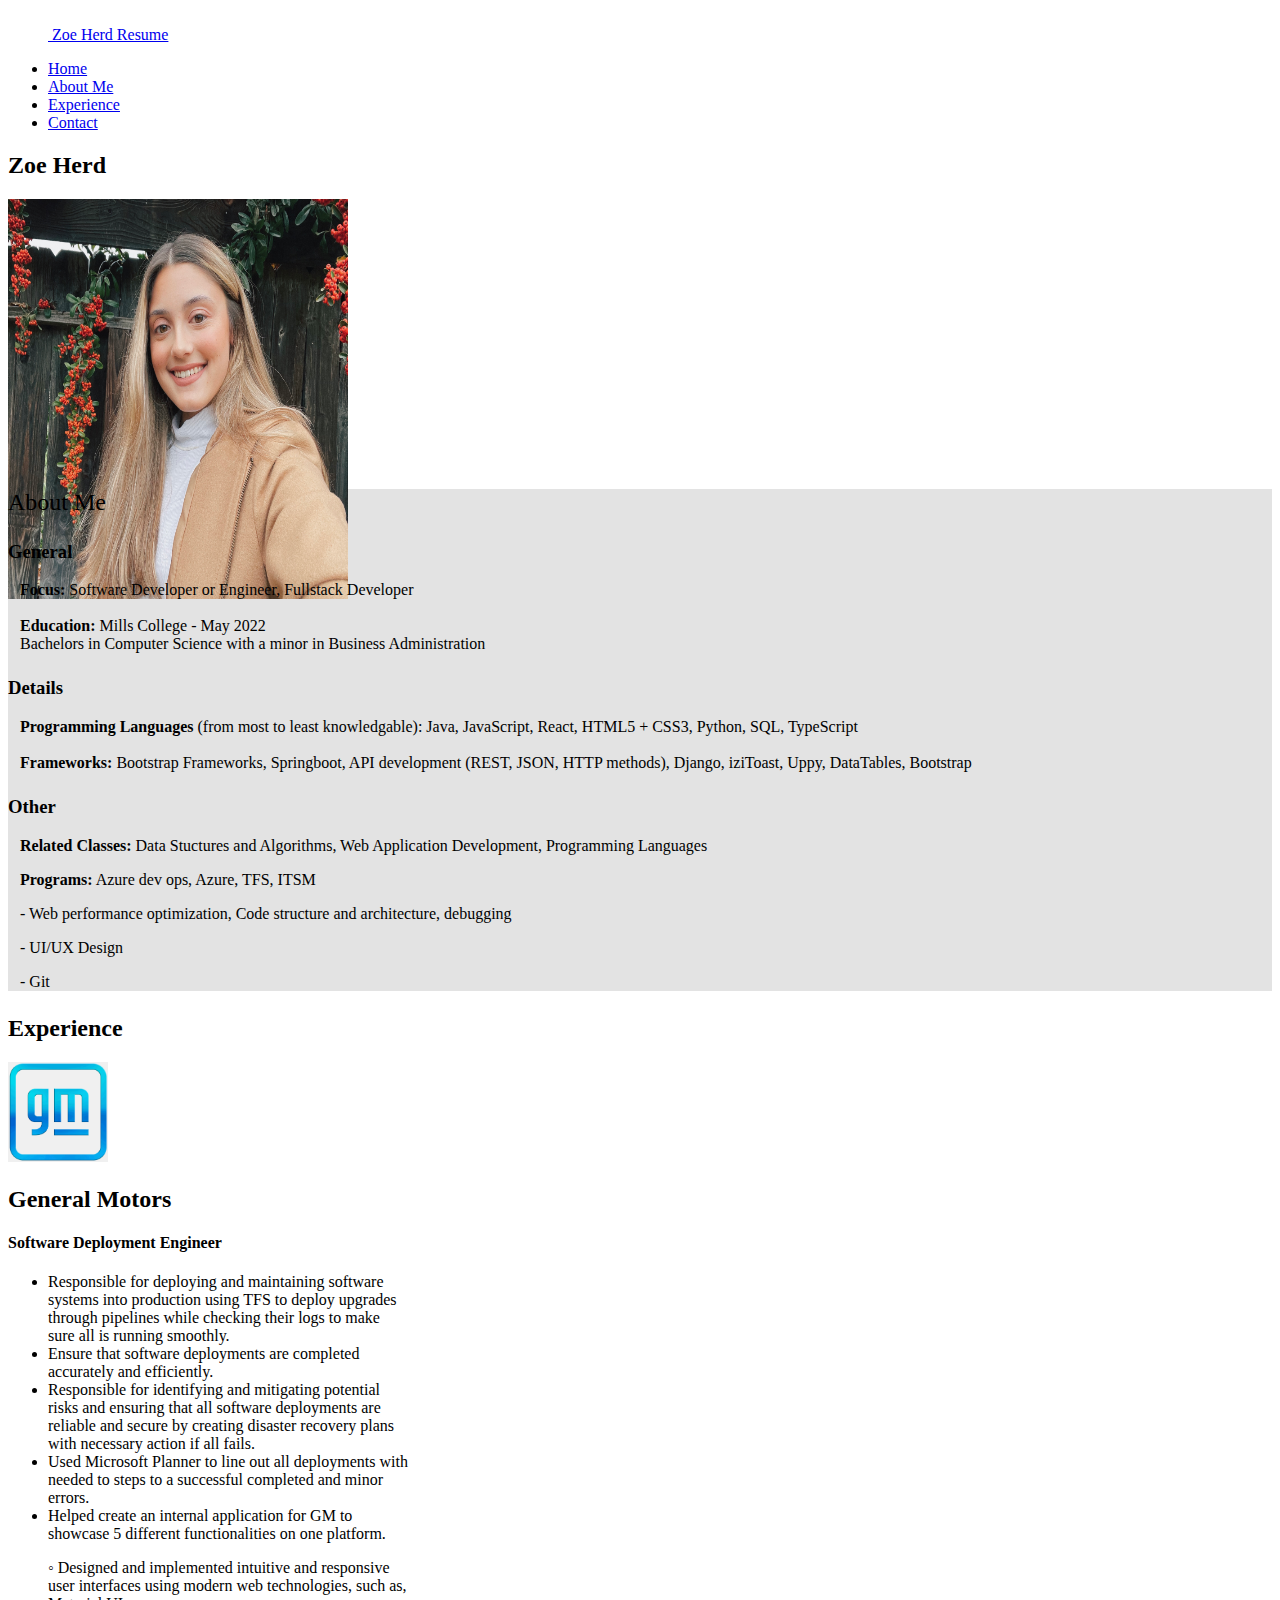
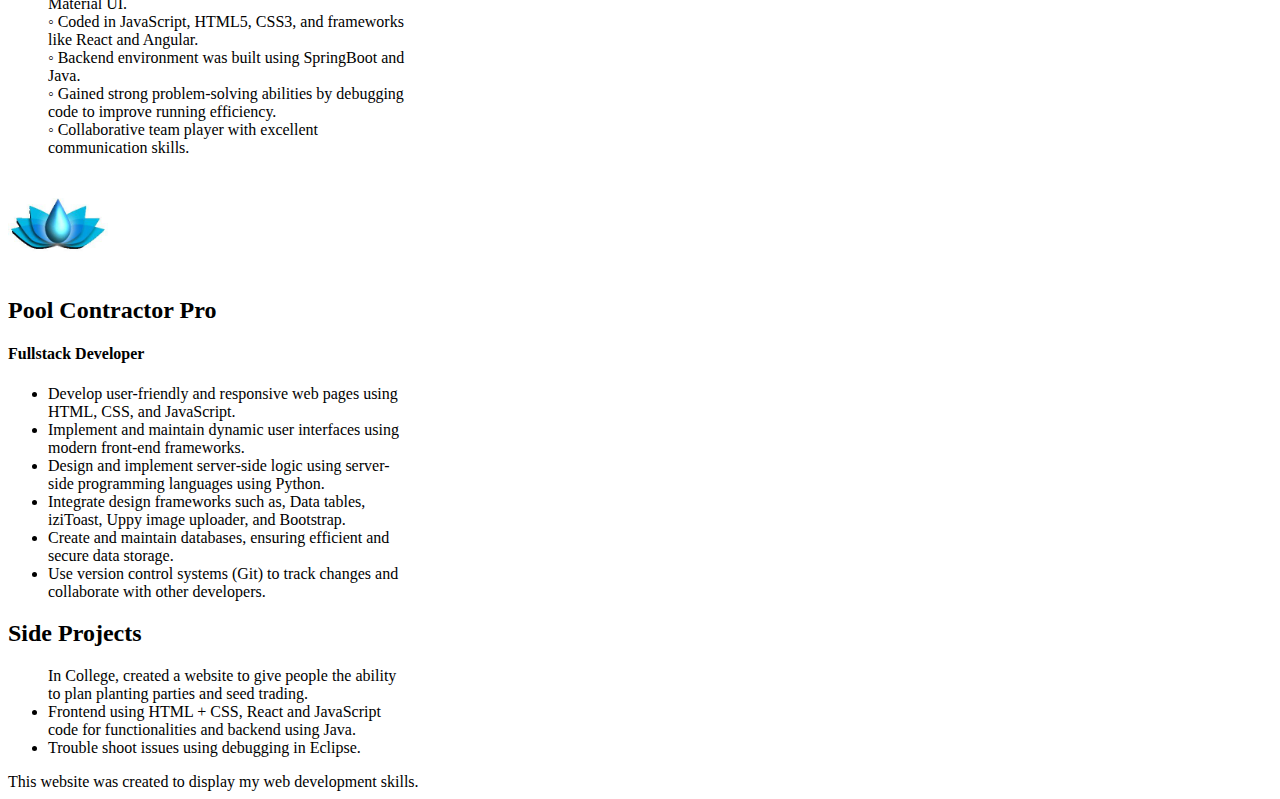
<file: index.html>
<!doctype html>
<html lang="en">

<style>
    #arrow-up {
        display: none;
        position: fixed;
        bottom: 10px;
        right: 5px;
        color: #0c63e4;
    }
</style>

<head>
    <!-- Required meta tags -->
    <meta charset="utf-8">
    <meta name="viewport" content="width=device-width, initial-scale=1">

    <!-- Bootstrap CSS -->
    <link href="https://cdn.jsdelivr.net/npm/bootstrap@5.0.2/dist/css/bootstrap.min.css" rel="stylesheet"
          integrity="sha384-EVSTQN3/azprG1Anm3QDgpJLIm9Nao0Yz1ztcQTwFspd3yD65VohhpuuCOmLASjC" crossorigin="anonymous">
    <link href="/styles/test-site.css" rel="stylesheet">
</head>
<body>
<div class="container">
    <header class="d-flex flex-wrap justify-content-center py-3 mb-4 border-bottom">
        <a href="index.html"
           class="d-flex align-items-center mb-3 mb-md-0 me-md-auto text-dark text-decoration-none">
            <svg class="bi me-2" width="40" height="32">
                <use xlink:href="#"/>
            </svg>
            <span class="fs-4">Zoe Herd Resume</span>
        </a>

        <!-- navbar -->
        <ul class="nav nav-pills">
            <li class="nav-item"><a href="index.html" class="nav-link">Home</a></li>
            <li class="nav-item"><a href="#aboutme" class="nav-link">About Me</a></li>
            <li class="nav-item"><a href="#experience" class="nav-link">Experience</a></li>
            <li class="nav-item"><a href="contact.html" class="nav-link">Contact</a></li>
        </ul>
    </header>
</div>

<!-- header -->
<div id="home">
    <div class="px-4 pt-5 my-5 text-center border-bottom bg-light bg-gradient">
        <h2 class="display-4 fw-bold">Zoe Herd</h2>
        <div class="overflow-hidden" style="max-height: 30vh;">
            <div class="container px-5">
                <img src="profile2.jpeg"
                     class="img-fluid border rounded-3 shadow-lg mb-4"
                     width="340"
                     height="400" loading="lazy">
            </div>
        </div>
    </div>
</div>

<div id="aboutme">
    <div class="container marketing">
        <h2 class="pb-2 border-bottom" style="padding-bottom: 5px !important;">About Me</h2>
        <div class="row">
            <div class="col-lg-4">
                <h3>General</h3>
                <p><b>Focus:</b> Software Developer or Engineer, Fullstack Developer <br><br> <b>Education:</b> Mills
                    College - May 2022 <br>
                    Bachelors in Computer Science with a minor in Business Administration <br>
                </p>
            </div><!-- /.col-lg-4 -->
            <div class="col-lg-4">
                <h3>Details</h3>
                <p><b>Programming Languages</b> (from most to least knowledgable): Java, JavaScript, React, HTML5 +
                    CSS3,
                    Python, SQL, TypeScript<br><br>
                    <b>Frameworks:</b> Bootstrap Frameworks, Springboot, API development (REST, JSON, HTTP
                    methods), Django, iziToast, Uppy, DataTables,
                    Bootstrap</p>
            </div><!-- /.col-lg-4 -->
            <div class="col-lg-4">
                <h3>Other</h3>
                <p><b>Related Classes:</b> Data Stuctures and Algorithms, Web Application Development, Programming
                    Languages </p>
                <p><b>Programs:</b> Azure dev ops, Azure, TFS, ITSM</p>
                <p>- Web performance optimization, Code structure and architecture, debugging</p>
                <p>- UI/UX Design</p>
                <p>- Git</p>

            </div><!-- /.col-lg-4 -->
        </div><!-- /.row -->
    </div>
</div>

<div class="container" id="experience">
    <h2 class="pb-2 border-bottom">Experience</h2>
    <div class="card-group">
        <div class="card" style="width: 25rem; border: none">
            <img src="images/gm-logo.gif" class="card-img-top" style="width: 100px; height: 100px">
            <div class="card-body">
                <h2 class="card-title">General Motors</h2>
                <h4 class="card-subtitle mb-3 text-muted">Software Deployment Engineer</h4>
                <ul>
                    <li>Responsible for deploying and maintaining software systems into production using TFS to deploy
                        upgrades through pipelines while checking their logs to make sure all is running smoothly.
                    </li>
                    <li>Ensure that software deployments are completed accurately and efficiently.</li>
                    <li>Responsible for identifying and mitigating potential risks and ensuring that all software
                        deployments are reliable and secure by creating disaster recovery plans with necessary action if
                        all fails.
                    </li>
                    <li>Used Microsoft Planner to line out all deployments with needed to steps to a successful
                        completed and minor errors.
                    </li>
                    <li>Helped create an internal application for GM to showcase 5 different functionalities on one
                        platform.
                    </li>
                    <p>◦ Designed and implemented intuitive and responsive user interfaces using modern web
                        technologies, such as, Material UI. <br>
                        ◦ Coded in JavaScript, HTML5, CSS3, and frameworks like React and Angular. <br>
                        ◦ Backend environment was built using SpringBoot and Java.<br>
                        ◦ Gained strong problem-solving abilities by debugging code to improve running efficiency.<br>
                        ◦ Collaborative team player with excellent communication skills.</p>
                </ul>
            </div>
        </div>
        <div class="card" style="width: 25rem; border: none">
            <div class="card-body">
                <img src="images/pool-contractor-pro.jpg/287642112_125820696802005_3638727843626446125_n.jpg"
                     class="card-img-top" style="height: 100px; width: 100px">
                <h2 class="card-title ">Pool Contractor Pro</h2>
                <h4 class="card-subtitle mb-3 text-muted">Fullstack Developer</h4>
                <ul>
                    <li>Develop user-friendly and responsive web pages using HTML, CSS, and JavaScript.</li>
                    <li>Implement and maintain dynamic user interfaces using modern front-end frameworks.</li>
                    <li>Design and implement server-side logic using server-side programming languages using Python.
                    </li>
                    <li>Integrate design frameworks such as, Data tables, iziToast, Uppy image uploader, and
                        Bootstrap.
                    </li>
                    <li>Create and maintain databases, ensuring efficient and secure data storage.</li>
                    <li>Use version control systems (Git) to track changes and collaborate with other developers.</li>
                </ul>
            </div>
        </div>
    </div>
    <div class="border-top" id="side-projects">
        <div class="card" style="width: 25rem; border: none">
            <div class="card-body">
                <h2 class="card-title ">Side Projects</h2>
                <ul>In College, created a website to give people the ability to plan planting parties and seed trading.
                    <li>Frontend using HTML + CSS, React and JavaScript code for functionalities and backend using
                        Java.
                    </li>
                    <li>Trouble shoot issues using debugging in Eclipse.</li>
                </ul>
            </div>
        </div>
    </div>
</div>

<svg id="arrow-up" xmlns="http://www.w3.org/2000/svg" width="50" height="50" fill="currentColor"
     class="bi bi-arrow-up-circle-fill"
     onclick="topFunction()"
     viewBox="0 0 16 16">
    <path d="M16 8A8 8 0 1 0 0 8a8 8 0 0 0 16 0m-7.5 3.5a.5.5 0 0 1-1 0V5.707L5.354 7.854a.5.5 0 1 1-.708-.708l3-3a.5.5 0 0 1 .708 0l3 3a.5.5 0 0 1-.708.708L8.5 5.707z"/>
</svg>

<footer class="footer mt-auto py-3 bg-light">
    <div class="container">
        <span class="text-muted">This website was created to display my web development skills.</span>
    </div>
</footer>

<script>
    let arrow = document.getElementById("arrow-up");

    window.onscroll = function () {
        scrollTop()
    };

    function scrollTop() {
        if (document.body.scrollTop > 10 || document.documentElement.scrollTop > 10) {
            arrow.style.display = "block";
        } else {
            arrow.style.display = "none";
        }
    }

    function topFunction() {
        document.body.scrollTop = 0;
        document.documentElement.scrollTop = 0;
    }
</script>
</body>
</html>
</file>
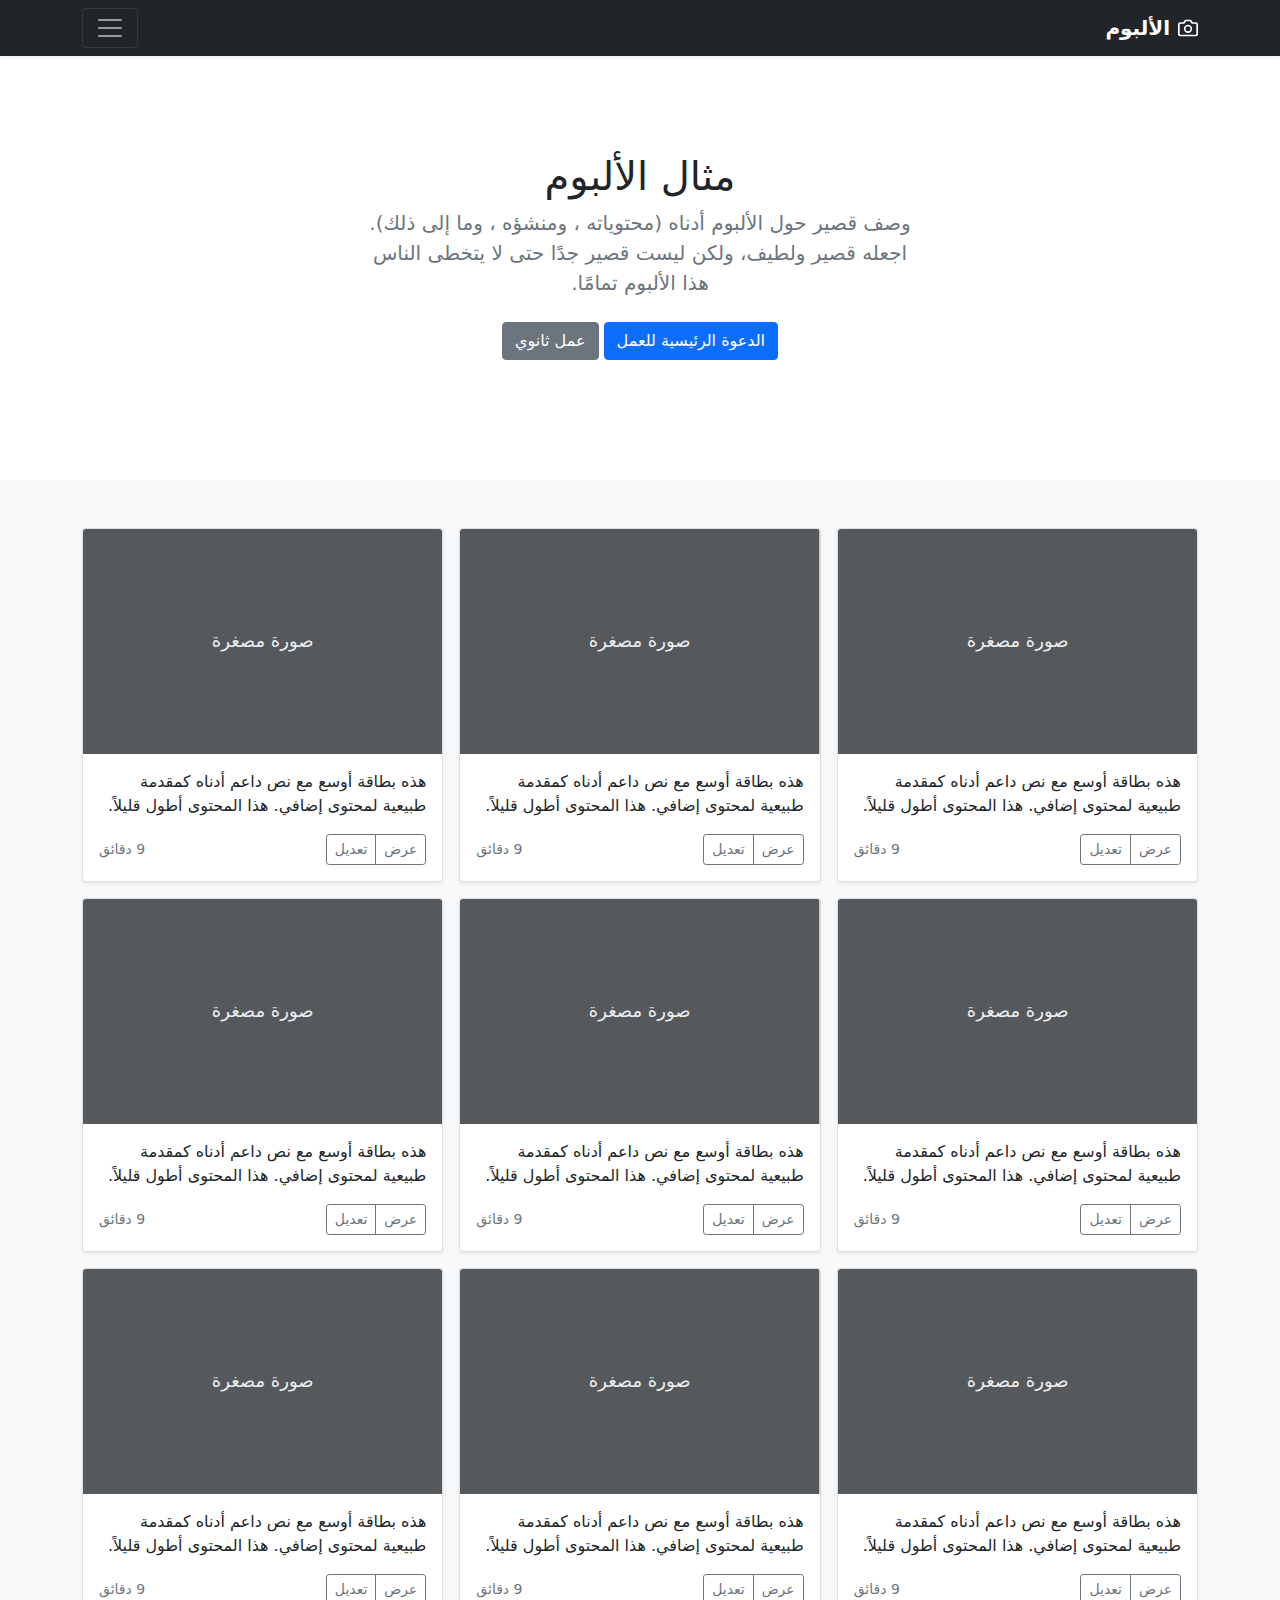
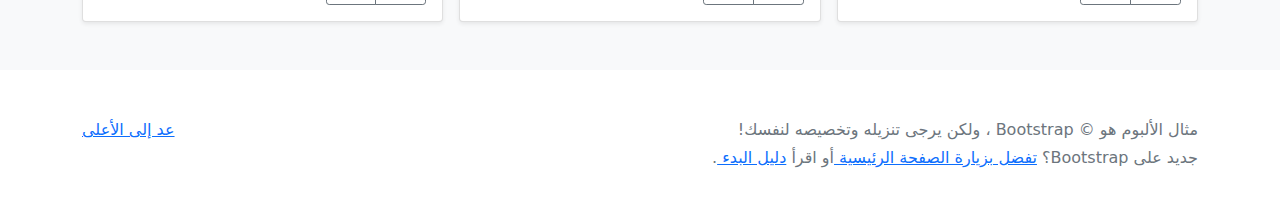
<file: bootstrap-5.0.2-examples/album-rtl/index.html>
<!doctype html>
<html lang="ar" dir="rtl">
  <head>
    <meta charset="utf-8">
    <meta name="viewport" content="width=device-width, initial-scale=1">
    <meta name="description" content="">
    <meta name="author" content="Mark Otto, Jacob Thornton, and Bootstrap contributors">
    <meta name="generator" content="Hugo 0.84.0">
    <title>مثال الألبوم · Bootstrap v5.0</title>

    <link rel="canonical" href="https://getbootstrap.com/docs/5.0/examples/album-rtl/">

    

    <!-- Bootstrap core CSS -->
<link href="../assets/dist/css/bootstrap.rtl.min.css" rel="stylesheet">

    <style>
      .bd-placeholder-img {
        font-size: 1.125rem;
        text-anchor: middle;
        -webkit-user-select: none;
        -moz-user-select: none;
        user-select: none;
      }

      @media (min-width: 768px) {
        .bd-placeholder-img-lg {
          font-size: 3.5rem;
        }
      }
    </style>

    
  </head>
  <body>
    
<header>
  <div class="collapse bg-dark" id="navbarHeader">
    <div class="container">
      <div class="row">
        <div class="col-sm-8 col-md-7 py-4">
          <h4 class="text-white">حول</h4>
          <p class="text-muted">أضف بعض المعلومات حول الألبوم، المؤلف، أو أي سياق خلفية آخر. اجعلها بضع جمل حتى يتمكن الزوار من التقاط بعض التلميحات المفيدة. ثم اربطها ببعض مواقع التواصل الاجتماعي أو معلومات الاتصال.</p>
        </div>
        <div class="col-sm-4 offset-md-1 py-4">
          <h4 class="text-white">تواصل معي</h4>
          <ul class="list-unstyled">
            <li><a href="#" class="text-white">تابعني على تويتر</a></li>
            <li><a href="#" class="text-white">شاركني الإعجاب في فيسبوك</a></li>
            <li><a href="#" class="text-white">راسلني على البريد الإلكتروني</a></li>
          </ul>
        </div>
      </div>
    </div>
  </div>
  <div class="navbar navbar-dark bg-dark shadow-sm">
    <div class="container">
      <a href="#" class="navbar-brand d-flex align-items-center">
        <svg xmlns="http://www.w3.org/2000/svg" width="20" height="20" fill="none" stroke="currentColor" stroke-linecap="round" stroke-linejoin="round" stroke-width="2" aria-hidden="true" class="me-2" viewBox="0 0 24 24"><path d="M23 19a2 2 0 0 1-2 2H3a2 2 0 0 1-2-2V8a2 2 0 0 1 2-2h4l2-3h6l2 3h4a2 2 0 0 1 2 2z"/><circle cx="12" cy="13" r="4"/></svg>
        <strong>الألبوم</strong>
      </a>
      <button class="navbar-toggler" type="button" data-bs-toggle="collapse" data-bs-target="#navbarHeader" aria-controls="navbarHeader" aria-expanded="false" aria-label="تبديل التنقل">
        <span class="navbar-toggler-icon"></span>
      </button>
    </div>
  </div>
</header>

<main>

  <section class="py-5 text-center container">
    <div class="row py-lg-5">
      <div class="col-lg-6 col-md-8 mx-auto">
        <h1 class="fw-light">مثال الألبوم</h1>
        <p class="lead text-muted">وصف قصير حول الألبوم أدناه (محتوياته ، ومنشؤه ، وما إلى ذلك). اجعله قصير ولطيف، ولكن ليست قصير جدًا حتى لا يتخطى الناس هذا الألبوم تمامًا.</p>
        <p>
          <a href="#" class="btn btn-primary my-2">الدعوة الرئيسية للعمل</a>
          <a href="#" class="btn btn-secondary my-2">عمل ثانوي</a>
        </p>
      </div>
    </div>
  </section>

  <div class="album py-5 bg-light">
    <div class="container">

      <div class="row row-cols-1 row-cols-sm-2 row-cols-md-3 g-3">
        <div class="col">
          <div class="card shadow-sm">
            <svg class="bd-placeholder-img card-img-top" width="100%" height="225" xmlns="http://www.w3.org/2000/svg" role="img" aria-label="Placeholder: صورة مصغرة" preserveAspectRatio="xMidYMid slice" focusable="false"><title>Placeholder</title><rect width="100%" height="100%" fill="#55595c"/><text x="50%" y="50%" fill="#eceeef" dy=".3em">صورة مصغرة</text></svg>

            <div class="card-body">
              <p class="card-text">هذه بطاقة أوسع مع نص داعم أدناه كمقدمة طبيعية لمحتوى إضافي. هذا المحتوى أطول قليلاً.</p>
              <div class="d-flex justify-content-between align-items-center">
                <div class="btn-group">
                  <button type="button" class="btn btn-sm btn-outline-secondary">عرض</button>
                  <button type="button" class="btn btn-sm btn-outline-secondary">تعديل</button>
                </div>
                <small class="text-muted">9 دقائق</small>
              </div>
            </div>
          </div>
        </div>
        <div class="col">
          <div class="card shadow-sm">
            <svg class="bd-placeholder-img card-img-top" width="100%" height="225" xmlns="http://www.w3.org/2000/svg" role="img" aria-label="Placeholder: صورة مصغرة" preserveAspectRatio="xMidYMid slice" focusable="false"><title>Placeholder</title><rect width="100%" height="100%" fill="#55595c"/><text x="50%" y="50%" fill="#eceeef" dy=".3em">صورة مصغرة</text></svg>

            <div class="card-body">
              <p class="card-text">هذه بطاقة أوسع مع نص داعم أدناه كمقدمة طبيعية لمحتوى إضافي. هذا المحتوى أطول قليلاً.</p>
              <div class="d-flex justify-content-between align-items-center">
                <div class="btn-group">
                  <button type="button" class="btn btn-sm btn-outline-secondary">عرض</button>
                  <button type="button" class="btn btn-sm btn-outline-secondary">تعديل</button>
                </div>
                <small class="text-muted">9 دقائق</small>
              </div>
            </div>
          </div>
        </div>
        <div class="col">
          <div class="card shadow-sm">
            <svg class="bd-placeholder-img card-img-top" width="100%" height="225" xmlns="http://www.w3.org/2000/svg" role="img" aria-label="Placeholder: صورة مصغرة" preserveAspectRatio="xMidYMid slice" focusable="false"><title>Placeholder</title><rect width="100%" height="100%" fill="#55595c"/><text x="50%" y="50%" fill="#eceeef" dy=".3em">صورة مصغرة</text></svg>

            <div class="card-body">
              <p class="card-text">هذه بطاقة أوسع مع نص داعم أدناه كمقدمة طبيعية لمحتوى إضافي. هذا المحتوى أطول قليلاً.</p>
              <div class="d-flex justify-content-between align-items-center">
                <div class="btn-group">
                  <button type="button" class="btn btn-sm btn-outline-secondary">عرض</button>
                  <button type="button" class="btn btn-sm btn-outline-secondary">تعديل</button>
                </div>
                <small class="text-muted">9 دقائق</small>
              </div>
            </div>
          </div>
        </div>

        <div class="col">
          <div class="card shadow-sm">
            <svg class="bd-placeholder-img card-img-top" width="100%" height="225" xmlns="http://www.w3.org/2000/svg" role="img" aria-label="Placeholder: صورة مصغرة" preserveAspectRatio="xMidYMid slice" focusable="false"><title>Placeholder</title><rect width="100%" height="100%" fill="#55595c"/><text x="50%" y="50%" fill="#eceeef" dy=".3em">صورة مصغرة</text></svg>

            <div class="card-body">
              <p class="card-text">هذه بطاقة أوسع مع نص داعم أدناه كمقدمة طبيعية لمحتوى إضافي. هذا المحتوى أطول قليلاً.</p>
              <div class="d-flex justify-content-between align-items-center">
                <div class="btn-group">
                  <button type="button" class="btn btn-sm btn-outline-secondary">عرض</button>
                  <button type="button" class="btn btn-sm btn-outline-secondary">تعديل</button>
                </div>
                <small class="text-muted">9 دقائق</small>
              </div>
            </div>
          </div>
        </div>
        <div class="col">
          <div class="card shadow-sm">
            <svg class="bd-placeholder-img card-img-top" width="100%" height="225" xmlns="http://www.w3.org/2000/svg" role="img" aria-label="Placeholder: صورة مصغرة" preserveAspectRatio="xMidYMid slice" focusable="false"><title>Placeholder</title><rect width="100%" height="100%" fill="#55595c"/><text x="50%" y="50%" fill="#eceeef" dy=".3em">صورة مصغرة</text></svg>

            <div class="card-body">
              <p class="card-text">هذه بطاقة أوسع مع نص داعم أدناه كمقدمة طبيعية لمحتوى إضافي. هذا المحتوى أطول قليلاً.</p>
              <div class="d-flex justify-content-between align-items-center">
                <div class="btn-group">
                  <button type="button" class="btn btn-sm btn-outline-secondary">عرض</button>
                  <button type="button" class="btn btn-sm btn-outline-secondary">تعديل</button>
                </div>
                <small class="text-muted">9 دقائق</small>
              </div>
            </div>
          </div>
        </div>
        <div class="col">
          <div class="card shadow-sm">
            <svg class="bd-placeholder-img card-img-top" width="100%" height="225" xmlns="http://www.w3.org/2000/svg" role="img" aria-label="Placeholder: صورة مصغرة" preserveAspectRatio="xMidYMid slice" focusable="false"><title>Placeholder</title><rect width="100%" height="100%" fill="#55595c"/><text x="50%" y="50%" fill="#eceeef" dy=".3em">صورة مصغرة</text></svg>

            <div class="card-body">
              <p class="card-text">هذه بطاقة أوسع مع نص داعم أدناه كمقدمة طبيعية لمحتوى إضافي. هذا المحتوى أطول قليلاً.</p>
              <div class="d-flex justify-content-between align-items-center">
                <div class="btn-group">
                  <button type="button" class="btn btn-sm btn-outline-secondary">عرض</button>
                  <button type="button" class="btn btn-sm btn-outline-secondary">تعديل</button>
                </div>
                <small class="text-muted">9 دقائق</small>
              </div>
            </div>
          </div>
        </div>

        <div class="col">
          <div class="card shadow-sm">
            <svg class="bd-placeholder-img card-img-top" width="100%" height="225" xmlns="http://www.w3.org/2000/svg" role="img" aria-label="Placeholder: صورة مصغرة" preserveAspectRatio="xMidYMid slice" focusable="false"><title>Placeholder</title><rect width="100%" height="100%" fill="#55595c"/><text x="50%" y="50%" fill="#eceeef" dy=".3em">صورة مصغرة</text></svg>

            <div class="card-body">
              <p class="card-text">هذه بطاقة أوسع مع نص داعم أدناه كمقدمة طبيعية لمحتوى إضافي. هذا المحتوى أطول قليلاً.</p>
              <div class="d-flex justify-content-between align-items-center">
                <div class="btn-group">
                  <button type="button" class="btn btn-sm btn-outline-secondary">عرض</button>
                  <button type="button" class="btn btn-sm btn-outline-secondary">تعديل</button>
                </div>
                <small class="text-muted">9 دقائق</small>
              </div>
            </div>
          </div>
        </div>
        <div class="col">
          <div class="card shadow-sm">
            <svg class="bd-placeholder-img card-img-top" width="100%" height="225" xmlns="http://www.w3.org/2000/svg" role="img" aria-label="Placeholder: صورة مصغرة" preserveAspectRatio="xMidYMid slice" focusable="false"><title>Placeholder</title><rect width="100%" height="100%" fill="#55595c"/><text x="50%" y="50%" fill="#eceeef" dy=".3em">صورة مصغرة</text></svg>

            <div class="card-body">
              <p class="card-text">هذه بطاقة أوسع مع نص داعم أدناه كمقدمة طبيعية لمحتوى إضافي. هذا المحتوى أطول قليلاً.</p>
              <div class="d-flex justify-content-between align-items-center">
                <div class="btn-group">
                  <button type="button" class="btn btn-sm btn-outline-secondary">عرض</button>
                  <button type="button" class="btn btn-sm btn-outline-secondary">تعديل</button>
                </div>
                <small class="text-muted">9 دقائق</small>
              </div>
            </div>
          </div>
        </div>
        <div class="col">
          <div class="card shadow-sm">
            <svg class="bd-placeholder-img card-img-top" width="100%" height="225" xmlns="http://www.w3.org/2000/svg" role="img" aria-label="Placeholder: صورة مصغرة" preserveAspectRatio="xMidYMid slice" focusable="false"><title>Placeholder</title><rect width="100%" height="100%" fill="#55595c"/><text x="50%" y="50%" fill="#eceeef" dy=".3em">صورة مصغرة</text></svg>

            <div class="card-body">
              <p class="card-text">هذه بطاقة أوسع مع نص داعم أدناه كمقدمة طبيعية لمحتوى إضافي. هذا المحتوى أطول قليلاً.</p>
              <div class="d-flex justify-content-between align-items-center">
                <div class="btn-group">
                  <button type="button" class="btn btn-sm btn-outline-secondary">عرض</button>
                  <button type="button" class="btn btn-sm btn-outline-secondary">تعديل</button>
                </div>
                <small class="text-muted">9 دقائق</small>
              </div>
            </div>
          </div>
        </div>
      </div>
    </div>
  </div>

</main>

<footer class="text-muted py-5">
  <div class="container">
    <p class="float-end mb-1">
      <a href="#">عد إلى الأعلى</a>
    </p>
    <p class="mb-1">مثال الألبوم هو © Bootstrap ، ولكن يرجى تنزيله وتخصيصه لنفسك!</p>
    <p class="mb-0">جديد على Bootstrap؟ <a href="/"> تفضل بزيارة الصفحة الرئيسية </a> أو اقرأ <a href="../getting-started/introduction/ "> دليل البدء </a>.</p>
  </div>
</footer>


    <script src="../assets/dist/js/bootstrap.bundle.min.js"></script>

      
  </body>
</html>
</file>
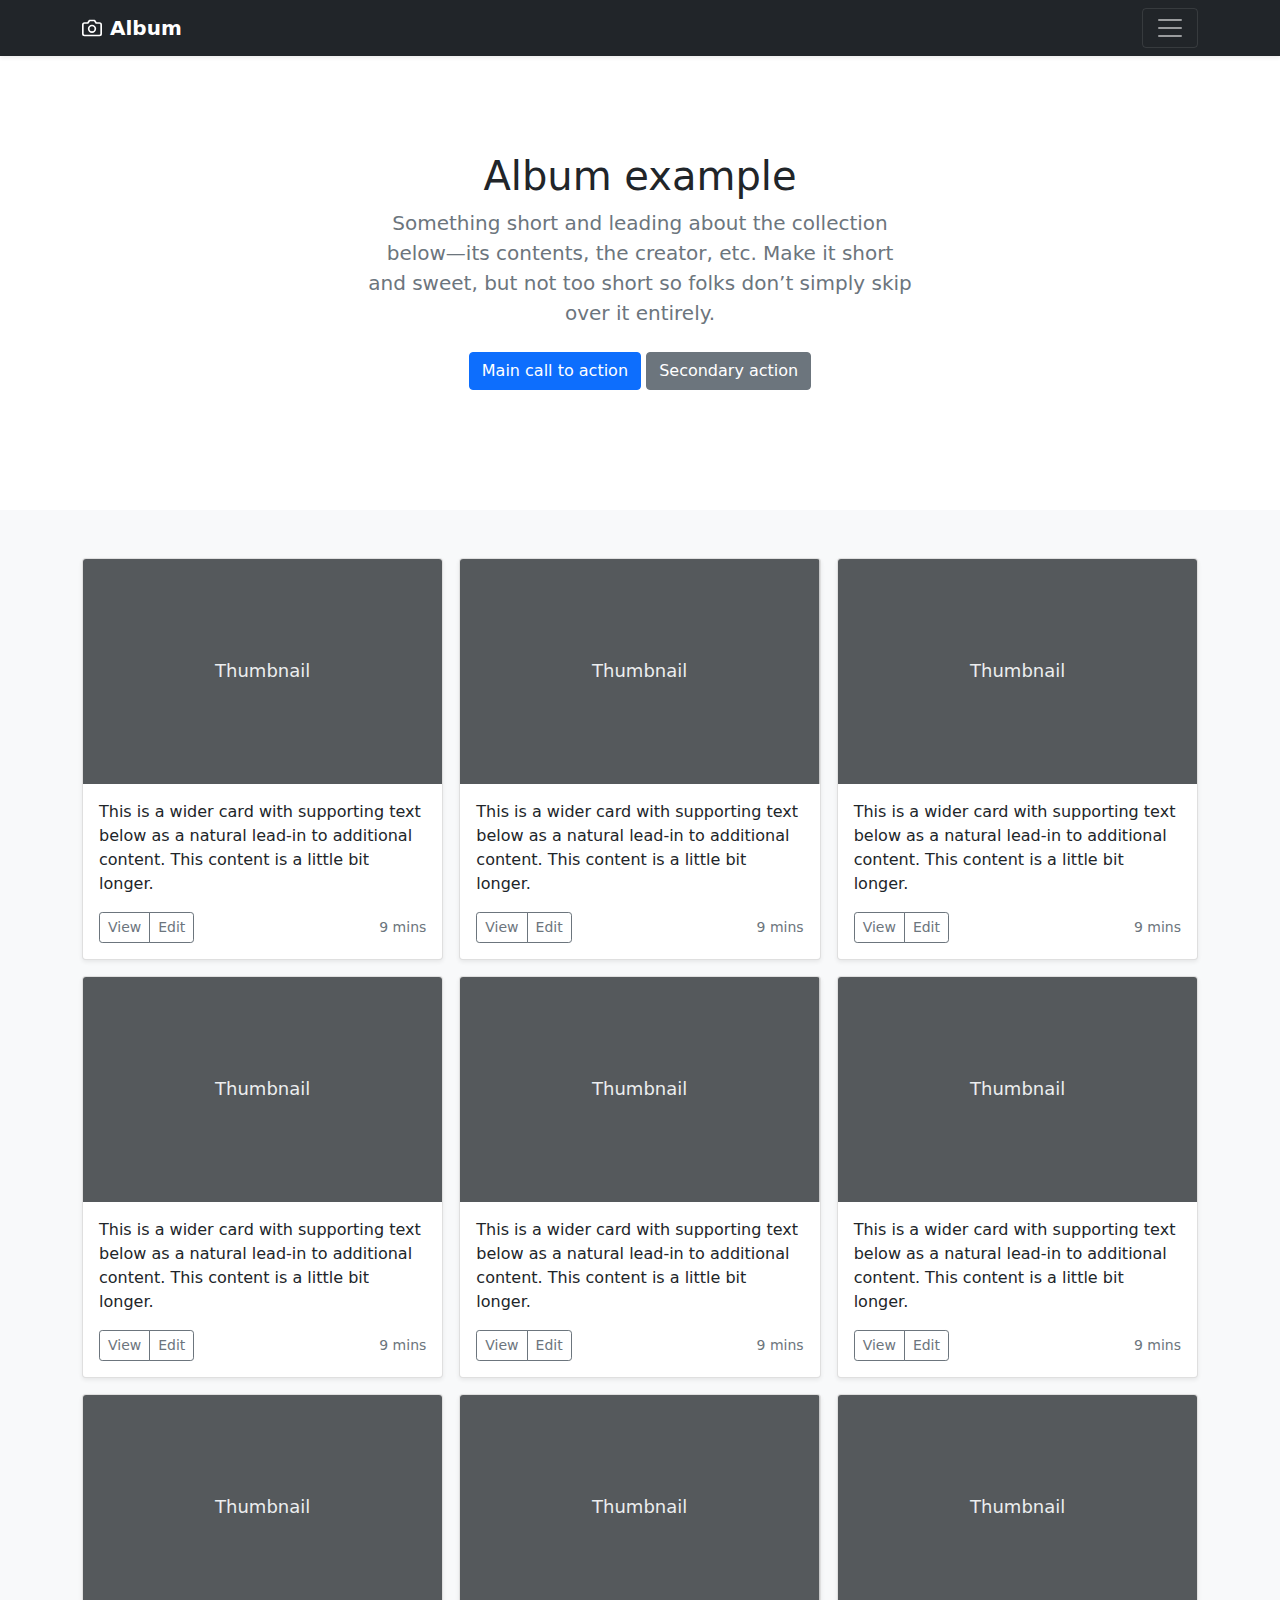
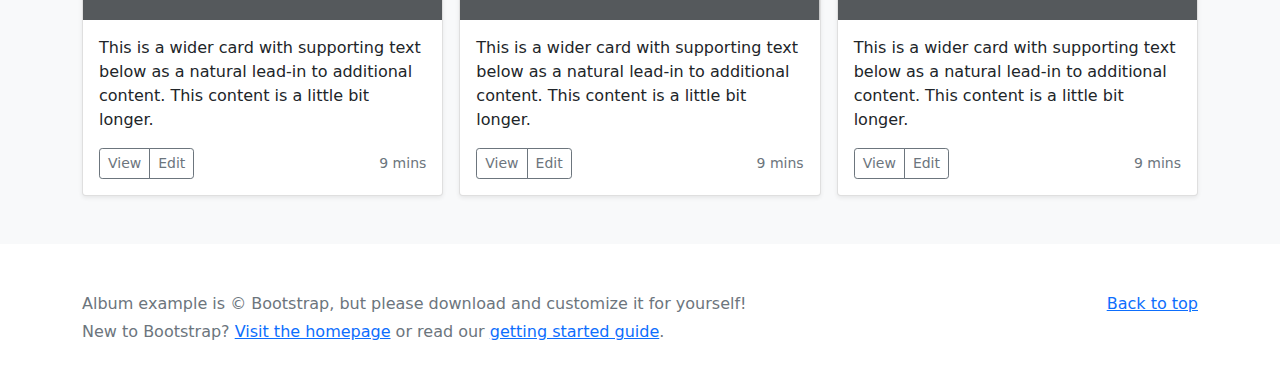
<file: bootstrap-5.0.2-examples/album/index.html>
<!doctype html>
<html lang="en">
  <head>
    <meta charset="utf-8">
    <meta name="viewport" content="width=device-width, initial-scale=1">
    <meta name="description" content="">
    <meta name="author" content="Mark Otto, Jacob Thornton, and Bootstrap contributors">
    <meta name="generator" content="Hugo 0.84.0">
    <title>Album example · Bootstrap v5.0</title>

    <link rel="canonical" href="https://getbootstrap.com/docs/5.0/examples/album/">

    

    <!-- Bootstrap core CSS -->
<link href="../assets/dist/css/bootstrap.min.css" rel="stylesheet">

    <style>
      .bd-placeholder-img {
        font-size: 1.125rem;
        text-anchor: middle;
        -webkit-user-select: none;
        -moz-user-select: none;
        user-select: none;
      }

      @media (min-width: 768px) {
        .bd-placeholder-img-lg {
          font-size: 3.5rem;
        }
      }
    </style>

    
  </head>
  <body>
    
<header>
  <div class="collapse bg-dark" id="navbarHeader">
    <div class="container">
      <div class="row">
        <div class="col-sm-8 col-md-7 py-4">
          <h4 class="text-white">About</h4>
          <p class="text-muted">Add some information about the album below, the author, or any other background context. Make it a few sentences long so folks can pick up some informative tidbits. Then, link them off to some social networking sites or contact information.</p>
        </div>
        <div class="col-sm-4 offset-md-1 py-4">
          <h4 class="text-white">Contact</h4>
          <ul class="list-unstyled">
            <li><a href="#" class="text-white">Follow on Twitter</a></li>
            <li><a href="#" class="text-white">Like on Facebook</a></li>
            <li><a href="#" class="text-white">Email me</a></li>
          </ul>
        </div>
      </div>
    </div>
  </div>
  <div class="navbar navbar-dark bg-dark shadow-sm">
    <div class="container">
      <a href="#" class="navbar-brand d-flex align-items-center">
        <svg xmlns="http://www.w3.org/2000/svg" width="20" height="20" fill="none" stroke="currentColor" stroke-linecap="round" stroke-linejoin="round" stroke-width="2" aria-hidden="true" class="me-2" viewBox="0 0 24 24"><path d="M23 19a2 2 0 0 1-2 2H3a2 2 0 0 1-2-2V8a2 2 0 0 1 2-2h4l2-3h6l2 3h4a2 2 0 0 1 2 2z"/><circle cx="12" cy="13" r="4"/></svg>
        <strong>Album</strong>
      </a>
      <button class="navbar-toggler" type="button" data-bs-toggle="collapse" data-bs-target="#navbarHeader" aria-controls="navbarHeader" aria-expanded="false" aria-label="Toggle navigation">
        <span class="navbar-toggler-icon"></span>
      </button>
    </div>
  </div>
</header>

<main>

  <section class="py-5 text-center container">
    <div class="row py-lg-5">
      <div class="col-lg-6 col-md-8 mx-auto">
        <h1 class="fw-light">Album example</h1>
        <p class="lead text-muted">Something short and leading about the collection below—its contents, the creator, etc. Make it short and sweet, but not too short so folks don’t simply skip over it entirely.</p>
        <p>
          <a href="#" class="btn btn-primary my-2">Main call to action</a>
          <a href="#" class="btn btn-secondary my-2">Secondary action</a>
        </p>
      </div>
    </div>
  </section>

  <div class="album py-5 bg-light">
    <div class="container">

      <div class="row row-cols-1 row-cols-sm-2 row-cols-md-3 g-3">
        <div class="col">
          <div class="card shadow-sm">
            <svg class="bd-placeholder-img card-img-top" width="100%" height="225" xmlns="http://www.w3.org/2000/svg" role="img" aria-label="Placeholder: Thumbnail" preserveAspectRatio="xMidYMid slice" focusable="false"><title>Placeholder</title><rect width="100%" height="100%" fill="#55595c"/><text x="50%" y="50%" fill="#eceeef" dy=".3em">Thumbnail</text></svg>

            <div class="card-body">
              <p class="card-text">This is a wider card with supporting text below as a natural lead-in to additional content. This content is a little bit longer.</p>
              <div class="d-flex justify-content-between align-items-center">
                <div class="btn-group">
                  <button type="button" class="btn btn-sm btn-outline-secondary">View</button>
                  <button type="button" class="btn btn-sm btn-outline-secondary">Edit</button>
                </div>
                <small class="text-muted">9 mins</small>
              </div>
            </div>
          </div>
        </div>
        <div class="col">
          <div class="card shadow-sm">
            <svg class="bd-placeholder-img card-img-top" width="100%" height="225" xmlns="http://www.w3.org/2000/svg" role="img" aria-label="Placeholder: Thumbnail" preserveAspectRatio="xMidYMid slice" focusable="false"><title>Placeholder</title><rect width="100%" height="100%" fill="#55595c"/><text x="50%" y="50%" fill="#eceeef" dy=".3em">Thumbnail</text></svg>

            <div class="card-body">
              <p class="card-text">This is a wider card with supporting text below as a natural lead-in to additional content. This content is a little bit longer.</p>
              <div class="d-flex justify-content-between align-items-center">
                <div class="btn-group">
                  <button type="button" class="btn btn-sm btn-outline-secondary">View</button>
                  <button type="button" class="btn btn-sm btn-outline-secondary">Edit</button>
                </div>
                <small class="text-muted">9 mins</small>
              </div>
            </div>
          </div>
        </div>
        <div class="col">
          <div class="card shadow-sm">
            <svg class="bd-placeholder-img card-img-top" width="100%" height="225" xmlns="http://www.w3.org/2000/svg" role="img" aria-label="Placeholder: Thumbnail" preserveAspectRatio="xMidYMid slice" focusable="false"><title>Placeholder</title><rect width="100%" height="100%" fill="#55595c"/><text x="50%" y="50%" fill="#eceeef" dy=".3em">Thumbnail</text></svg>

            <div class="card-body">
              <p class="card-text">This is a wider card with supporting text below as a natural lead-in to additional content. This content is a little bit longer.</p>
              <div class="d-flex justify-content-between align-items-center">
                <div class="btn-group">
                  <button type="button" class="btn btn-sm btn-outline-secondary">View</button>
                  <button type="button" class="btn btn-sm btn-outline-secondary">Edit</button>
                </div>
                <small class="text-muted">9 mins</small>
              </div>
            </div>
          </div>
        </div>

        <div class="col">
          <div class="card shadow-sm">
            <svg class="bd-placeholder-img card-img-top" width="100%" height="225" xmlns="http://www.w3.org/2000/svg" role="img" aria-label="Placeholder: Thumbnail" preserveAspectRatio="xMidYMid slice" focusable="false"><title>Placeholder</title><rect width="100%" height="100%" fill="#55595c"/><text x="50%" y="50%" fill="#eceeef" dy=".3em">Thumbnail</text></svg>

            <div class="card-body">
              <p class="card-text">This is a wider card with supporting text below as a natural lead-in to additional content. This content is a little bit longer.</p>
              <div class="d-flex justify-content-between align-items-center">
                <div class="btn-group">
                  <button type="button" class="btn btn-sm btn-outline-secondary">View</button>
                  <button type="button" class="btn btn-sm btn-outline-secondary">Edit</button>
                </div>
                <small class="text-muted">9 mins</small>
              </div>
            </div>
          </div>
        </div>
        <div class="col">
          <div class="card shadow-sm">
            <svg class="bd-placeholder-img card-img-top" width="100%" height="225" xmlns="http://www.w3.org/2000/svg" role="img" aria-label="Placeholder: Thumbnail" preserveAspectRatio="xMidYMid slice" focusable="false"><title>Placeholder</title><rect width="100%" height="100%" fill="#55595c"/><text x="50%" y="50%" fill="#eceeef" dy=".3em">Thumbnail</text></svg>

            <div class="card-body">
              <p class="card-text">This is a wider card with supporting text below as a natural lead-in to additional content. This content is a little bit longer.</p>
              <div class="d-flex justify-content-between align-items-center">
                <div class="btn-group">
                  <button type="button" class="btn btn-sm btn-outline-secondary">View</button>
                  <button type="button" class="btn btn-sm btn-outline-secondary">Edit</button>
                </div>
                <small class="text-muted">9 mins</small>
              </div>
            </div>
          </div>
        </div>
        <div class="col">
          <div class="card shadow-sm">
            <svg class="bd-placeholder-img card-img-top" width="100%" height="225" xmlns="http://www.w3.org/2000/svg" role="img" aria-label="Placeholder: Thumbnail" preserveAspectRatio="xMidYMid slice" focusable="false"><title>Placeholder</title><rect width="100%" height="100%" fill="#55595c"/><text x="50%" y="50%" fill="#eceeef" dy=".3em">Thumbnail</text></svg>

            <div class="card-body">
              <p class="card-text">This is a wider card with supporting text below as a natural lead-in to additional content. This content is a little bit longer.</p>
              <div class="d-flex justify-content-between align-items-center">
                <div class="btn-group">
                  <button type="button" class="btn btn-sm btn-outline-secondary">View</button>
                  <button type="button" class="btn btn-sm btn-outline-secondary">Edit</button>
                </div>
                <small class="text-muted">9 mins</small>
              </div>
            </div>
          </div>
        </div>

        <div class="col">
          <div class="card shadow-sm">
            <svg class="bd-placeholder-img card-img-top" width="100%" height="225" xmlns="http://www.w3.org/2000/svg" role="img" aria-label="Placeholder: Thumbnail" preserveAspectRatio="xMidYMid slice" focusable="false"><title>Placeholder</title><rect width="100%" height="100%" fill="#55595c"/><text x="50%" y="50%" fill="#eceeef" dy=".3em">Thumbnail</text></svg>

            <div class="card-body">
              <p class="card-text">This is a wider card with supporting text below as a natural lead-in to additional content. This content is a little bit longer.</p>
              <div class="d-flex justify-content-between align-items-center">
                <div class="btn-group">
                  <button type="button" class="btn btn-sm btn-outline-secondary">View</button>
                  <button type="button" class="btn btn-sm btn-outline-secondary">Edit</button>
                </div>
                <small class="text-muted">9 mins</small>
              </div>
            </div>
          </div>
        </div>
        <div class="col">
          <div class="card shadow-sm">
            <svg class="bd-placeholder-img card-img-top" width="100%" height="225" xmlns="http://www.w3.org/2000/svg" role="img" aria-label="Placeholder: Thumbnail" preserveAspectRatio="xMidYMid slice" focusable="false"><title>Placeholder</title><rect width="100%" height="100%" fill="#55595c"/><text x="50%" y="50%" fill="#eceeef" dy=".3em">Thumbnail</text></svg>

            <div class="card-body">
              <p class="card-text">This is a wider card with supporting text below as a natural lead-in to additional content. This content is a little bit longer.</p>
              <div class="d-flex justify-content-between align-items-center">
                <div class="btn-group">
                  <button type="button" class="btn btn-sm btn-outline-secondary">View</button>
                  <button type="button" class="btn btn-sm btn-outline-secondary">Edit</button>
                </div>
                <small class="text-muted">9 mins</small>
              </div>
            </div>
          </div>
        </div>
        <div class="col">
          <div class="card shadow-sm">
            <svg class="bd-placeholder-img card-img-top" width="100%" height="225" xmlns="http://www.w3.org/2000/svg" role="img" aria-label="Placeholder: Thumbnail" preserveAspectRatio="xMidYMid slice" focusable="false"><title>Placeholder</title><rect width="100%" height="100%" fill="#55595c"/><text x="50%" y="50%" fill="#eceeef" dy=".3em">Thumbnail</text></svg>

            <div class="card-body">
              <p class="card-text">This is a wider card with supporting text below as a natural lead-in to additional content. This content is a little bit longer.</p>
              <div class="d-flex justify-content-between align-items-center">
                <div class="btn-group">
                  <button type="button" class="btn btn-sm btn-outline-secondary">View</button>
                  <button type="button" class="btn btn-sm btn-outline-secondary">Edit</button>
                </div>
                <small class="text-muted">9 mins</small>
              </div>
            </div>
          </div>
        </div>
      </div>
    </div>
  </div>

</main>

<footer class="text-muted py-5">
  <div class="container">
    <p class="float-end mb-1">
      <a href="#">Back to top</a>
    </p>
    <p class="mb-1">Album example is &copy; Bootstrap, but please download and customize it for yourself!</p>
    <p class="mb-0">New to Bootstrap? <a href="/">Visit the homepage</a> or read our <a href="../getting-started/introduction/">getting started guide</a>.</p>
  </div>
</footer>


    <script src="../assets/dist/js/bootstrap.bundle.min.js"></script>

      
  </body>
</html>
</file>
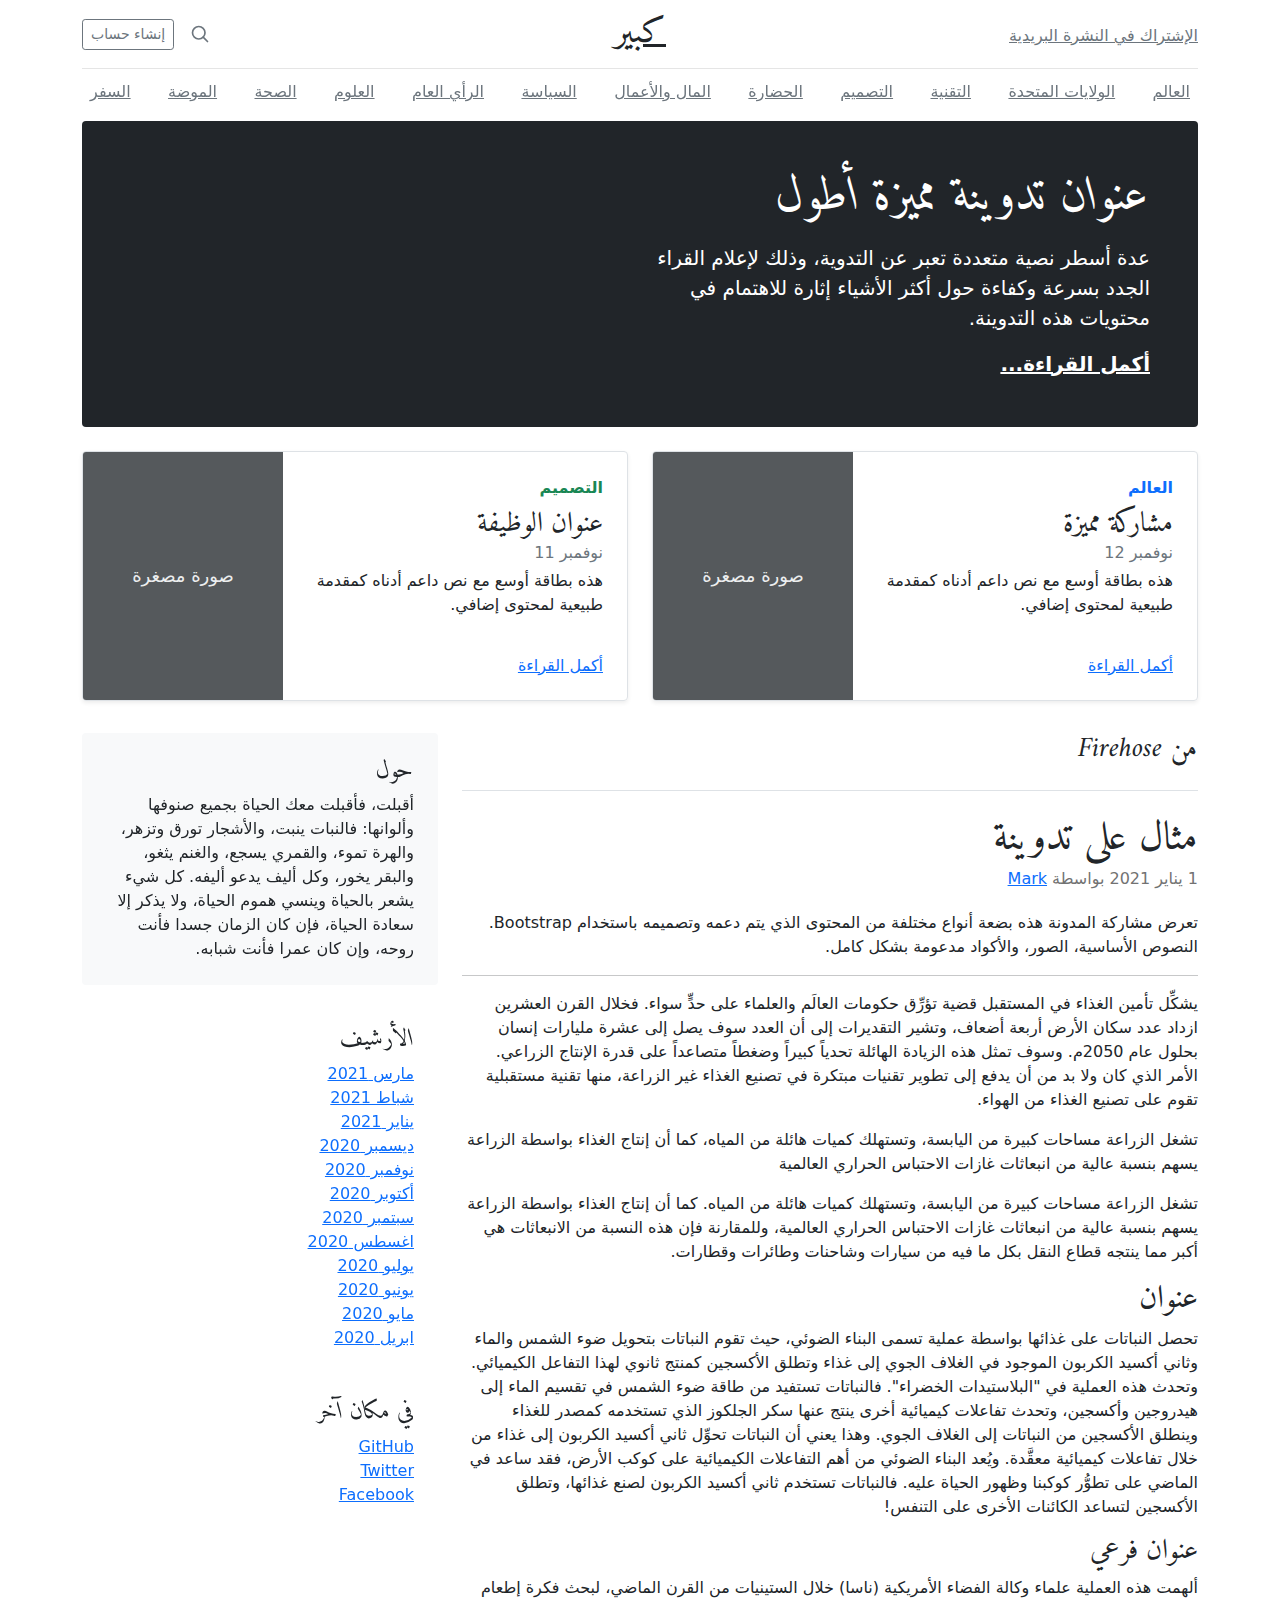
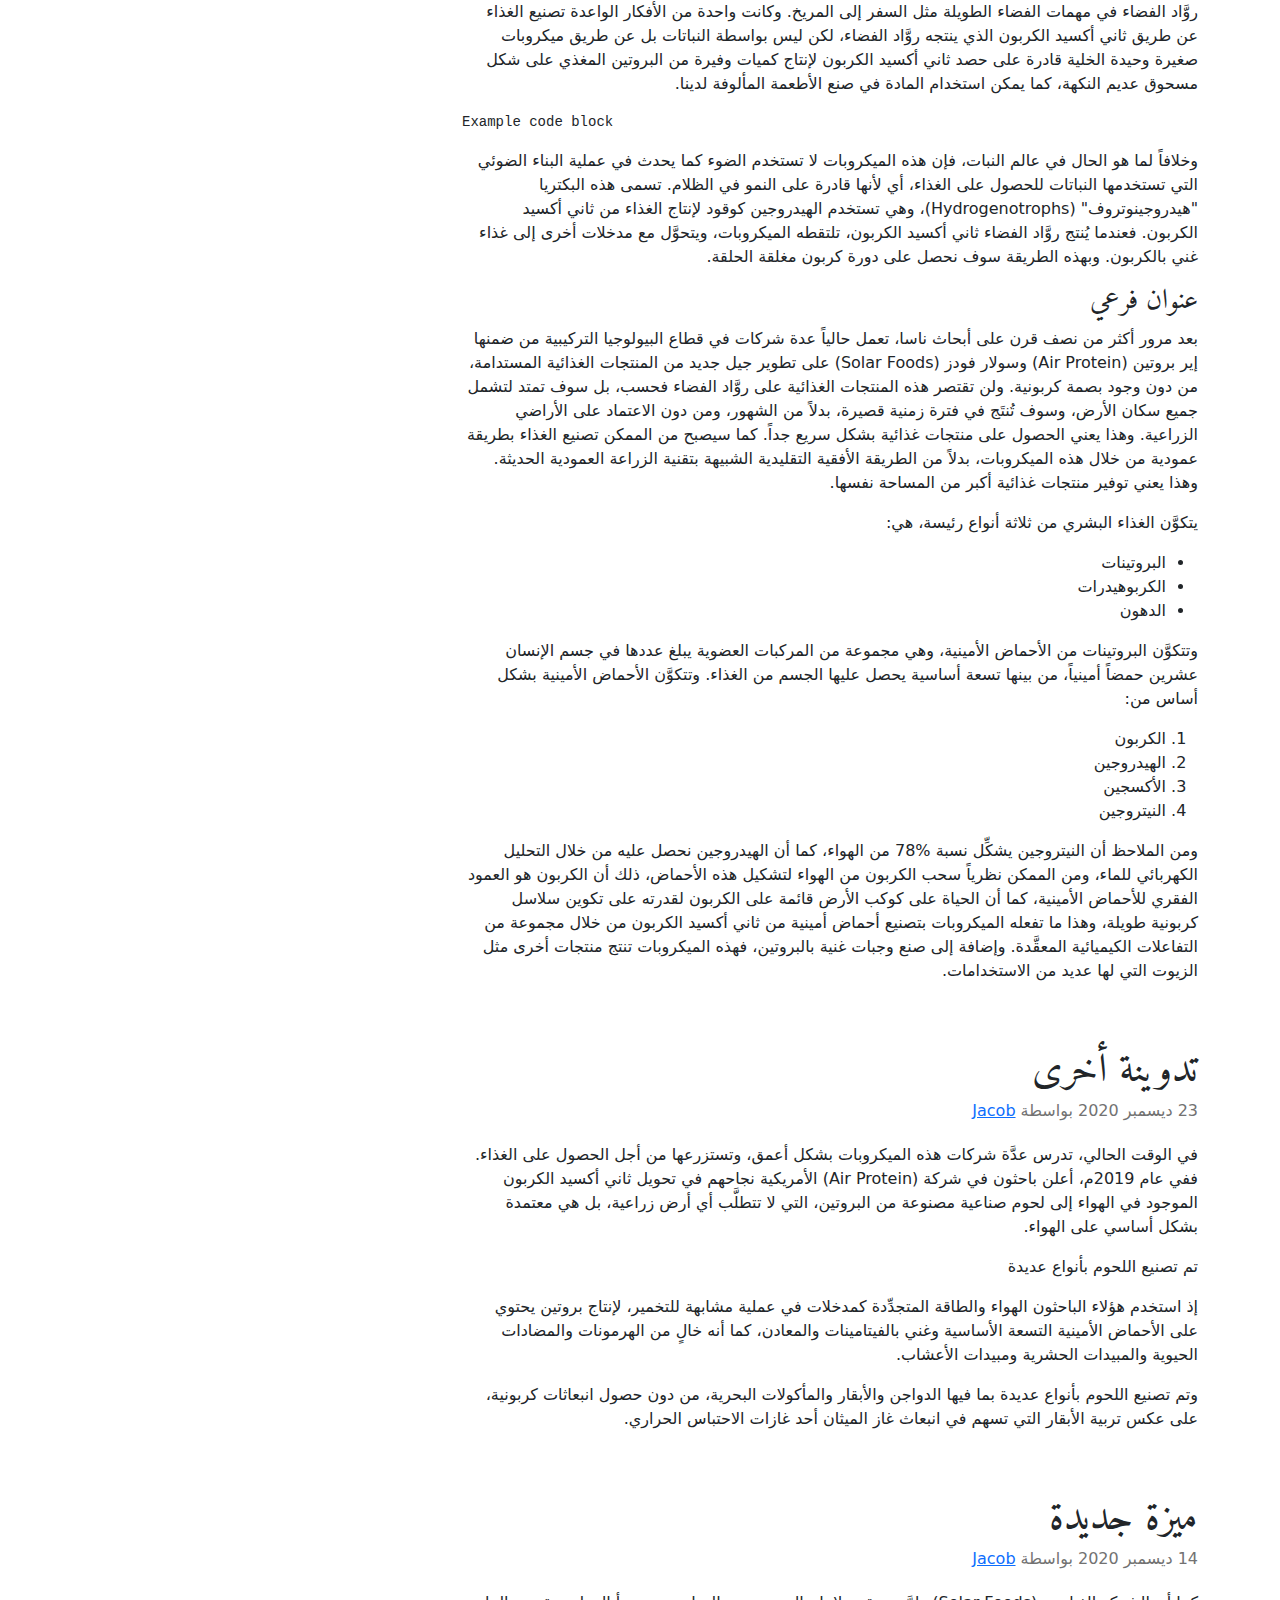
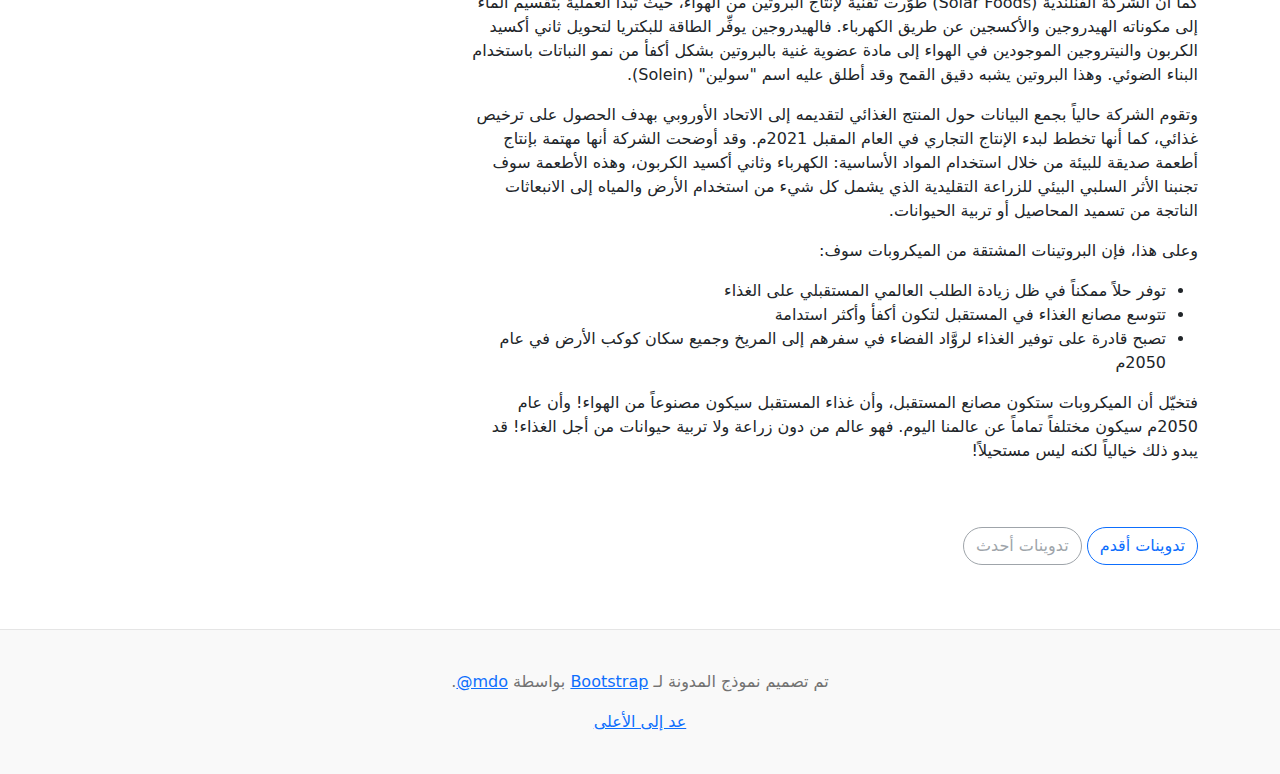
<file: bootstrap-5.0.2-examples/blog-rtl/index.html>
<!doctype html>
<html lang="ar" dir="rtl">
  <head>
    <meta charset="utf-8">
    <meta name="viewport" content="width=device-width, initial-scale=1">
    <meta name="description" content="">
    <meta name="author" content="Mark Otto, Jacob Thornton, and Bootstrap contributors">
    <meta name="generator" content="Hugo 0.84.0">
    <title>قالب المدونة · Bootstrap v5.0</title>

    <link rel="canonical" href="https://getbootstrap.com/docs/5.0/examples/blog-rtl/">

    

    <!-- Bootstrap core CSS -->
<link href="../assets/dist/css/bootstrap.rtl.min.css" rel="stylesheet">

    <style>
      .bd-placeholder-img {
        font-size: 1.125rem;
        text-anchor: middle;
        -webkit-user-select: none;
        -moz-user-select: none;
        user-select: none;
      }

      @media (min-width: 768px) {
        .bd-placeholder-img-lg {
          font-size: 3.5rem;
        }
      }
    </style>

    
    <!-- Custom styles for this template -->
    <link href="https://fonts.googleapis.com/css?family=Amiri:wght@400;700&amp;display=swap" rel="stylesheet">
    <!-- Custom styles for this template -->
    <link href="../blog/blog.rtl.css" rel="stylesheet">
  </head>
  <body>
    
<div class="container">
  <header class="blog-header py-3">
    <div class="row flex-nowrap justify-content-between align-items-center">
      <div class="col-4 pt-1">
        <a class="link-secondary" href="#">الإشتراك في النشرة البريدية</a>
      </div>
      <div class="col-4 text-center">
        <a class="blog-header-logo text-dark" href="#">كبير</a>
      </div>
      <div class="col-4 d-flex justify-content-end align-items-center">
        <a class="link-secondary" href="#" aria-label="بحث">
          <svg xmlns="http://www.w3.org/2000/svg" width="20" height="20" fill="none" stroke="currentColor" stroke-linecap="round" stroke-linejoin="round" stroke-width="2" class="mx-3" role="img" viewBox="0 0 24 24"><title>بحث</title><circle cx="10.5" cy="10.5" r="7.5"/><path d="M21 21l-5.2-5.2"/></svg>
        </a>
        <a class="btn btn-sm btn-outline-secondary" href="#">إنشاء حساب</a>
      </div>
    </div>
  </header>

  <div class="nav-scroller py-1 mb-2">
    <nav class="nav d-flex justify-content-between">
      <a class="p-2 link-secondary" href="#">العالم</a>
      <a class="p-2 link-secondary" href="#">الولايات المتحدة</a>
      <a class="p-2 link-secondary" href="#">التقنية</a>
      <a class="p-2 link-secondary" href="#">التصميم</a>
      <a class="p-2 link-secondary" href="#">الحضارة</a>
      <a class="p-2 link-secondary" href="#">المال والأعمال</a>
      <a class="p-2 link-secondary" href="#">السياسة</a>
      <a class="p-2 link-secondary" href="#">الرأي العام</a>
      <a class="p-2 link-secondary" href="#">العلوم</a>
      <a class="p-2 link-secondary" href="#">الصحة</a>
      <a class="p-2 link-secondary" href="#">الموضة</a>
      <a class="p-2 link-secondary" href="#">السفر</a>
    </nav>
  </div>
</div>

<main class="container">
  <div class="p-4 p-md-5 mb-4 text-white rounded bg-dark">
    <div class="col-md-6 px-0">
      <h1 class="display-4 fst-italic">عنوان تدوينة مميزة أطول</h1>
      <p class="lead my-3">عدة أسطر نصية متعددة تعبر عن التدوية، وذلك لإعلام القراء الجدد بسرعة وكفاءة حول أكثر الأشياء إثارة للاهتمام في محتويات هذه التدوينة.</p>
      <p class="lead mb-0"><a href="#" class="text-white fw-bold">أكمل القراءة...</a></p>
    </div>
  </div>

  <div class="row mb-2">
    <div class="col-md-6">
      <div class="row g-0 border rounded overflow-hidden flex-md-row mb-4 shadow-sm h-md-250 position-relative">
        <div class="col p-4 d-flex flex-column position-static">
          <strong class="d-inline-block mb-2 text-primary">العالم</strong>
          <h3 class="mb-0">مشاركة مميزة</h3>
          <div class="mb-1 text-muted">نوفمبر 12</div>
          <p class="card-text mb-auto">هذه بطاقة أوسع مع نص داعم أدناه كمقدمة طبيعية لمحتوى إضافي.</p>
          <a href="#" class="stretched-link">أكمل القراءة</a>
        </div>
        <div class="col-auto d-none d-lg-block">
          <svg class="bd-placeholder-img" width="200" height="250" xmlns="http://www.w3.org/2000/svg" role="img" aria-label="Placeholder: صورة مصغرة" preserveAspectRatio="xMidYMid slice" focusable="false"><title>Placeholder</title><rect width="100%" height="100%" fill="#55595c"/><text x="50%" y="50%" fill="#eceeef" dy=".3em">صورة مصغرة</text></svg>

        </div>
      </div>
    </div>
    <div class="col-md-6">
      <div class="row g-0 border rounded overflow-hidden flex-md-row mb-4 shadow-sm h-md-250 position-relative">
        <div class="col p-4 d-flex flex-column position-static">
          <strong class="d-inline-block mb-2 text-success">التصميم</strong>
          <h3 class="mb-0">عنوان الوظيفة</h3>
          <div class="mb-1 text-muted">نوفمبر 11</div>
          <p class="mb-auto">هذه بطاقة أوسع مع نص داعم أدناه كمقدمة طبيعية لمحتوى إضافي.</p>
          <a href="#" class="stretched-link">أكمل القراءة</a>
        </div>
        <div class="col-auto d-none d-lg-block">
          <svg class="bd-placeholder-img" width="200" height="250" xmlns="http://www.w3.org/2000/svg" role="img" aria-label="Placeholder: صورة مصغرة" preserveAspectRatio="xMidYMid slice" focusable="false"><title>Placeholder</title><rect width="100%" height="100%" fill="#55595c"/><text x="50%" y="50%" fill="#eceeef" dy=".3em">صورة مصغرة</text></svg>

        </div>
      </div>
    </div>
  </div>

  <div class="row">
    <div class="col-md-8">
      <h3 class="pb-4 mb-4 fst-italic border-bottom">
        من Firehose
      </h3>

      <article class="blog-post">
        <h2 class="blog-post-title">مثال على تدوينة</h2>
        <p class="blog-post-meta">1 يناير 2021 بواسطة <a href="#"> Mark </a></p>

        <p>تعرض مشاركة المدونة هذه بضعة أنواع مختلفة من المحتوى الذي يتم دعمه وتصميمه باستخدام Bootstrap. النصوص الأساسية، الصور، والأكواد مدعومة بشكل كامل.</p>
        <hr>
        <p>يشكِّل تأمين الغذاء في المستقبل قضية تؤرِّق حكومات العالَم والعلماء على حدٍّ سواء. فخلال القرن العشرين ازداد عدد سكان الأرض أربعة أضعاف، وتشير التقديرات إلى أن العدد سوف يصل إلى عشرة مليارات إنسان بحلول عام 2050م. وسوف تمثل هذه الزيادة الهائلة تحدياً كبيراً وضغطاً متصاعداً على قدرة الإنتاج الزراعي. الأمر الذي كان ولا بد من أن يدفع إلى تطوير تقنيات مبتكرة في تصنيع الغذاء غير الزراعة، منها تقنية مستقبلية تقوم على تصنيع الغذاء من الهواء.</p>
        <blockquote>
          <p>تشغل الزراعة مساحات كبيرة من اليابسة، وتستهلك كميات هائلة من المياه، كما أن إنتاج الغذاء بواسطة الزراعة يسهم بنسبة عالية من انبعاثات غازات الاحتباس الحراري العالمية</p>
        </blockquote>
        <p>تشغل الزراعة مساحات كبيرة من اليابسة، وتستهلك كميات هائلة من المياه. كما أن إنتاج الغذاء بواسطة الزراعة يسهم بنسبة عالية من انبعاثات غازات الاحتباس الحراري العالمية، وللمقارنة فإن هذه النسبة من الانبعاثات هي أكبر مما ينتجه قطاع النقل بكل ما فيه من سيارات وشاحنات وطائرات وقطارات.</p>
        <h2>عنوان</h2>
        <p>تحصل النباتات على غذائها بواسطة عملية تسمى البناء الضوئي، حيث تقوم النباتات بتحويل ضوء الشمس والماء وثاني أكسيد الكربون الموجود في الغلاف الجوي إلى غذاء وتطلق الأكسجين كمنتج ثانوي لهذا التفاعل الكيميائي. وتحدث هذه العملية في "البلاستيدات الخضراء". فالنباتات تستفيد من طاقة ضوء الشمس في تقسيم الماء إلى هيدروجين وأكسجين، وتحدث تفاعلات كيميائية أخرى ينتج عنها سكر الجلكوز الذي تستخدمه كمصدر للغذاء وينطلق الأكسجين من النباتات إلى الغلاف الجوي. وهذا يعني أن النباتات تحوِّل ثاني أكسيد الكربون إلى غذاء من خلال تفاعلات كيميائية معقَّدة. ويُعد البناء الضوئي من أهم التفاعلات الكيميائية على كوكب الأرض، فقد ساعد في الماضي على تطوُّر كوكبنا وظهور الحياة عليه. فالنباتات تستخدم ثاني أكسيد الكربون لصنع غذائها، وتطلق الأكسجين لتساعد الكائنات الأخرى على التنفس!</p>
        <h3>عنوان فرعي</h3>
        <p>ألهمت هذه العملية علماء وكالة الفضاء الأمريكية (ناسا) خلال الستينيات من القرن الماضي، لبحث فكرة إطعام روَّاد الفضاء في مهمات الفضاء الطويلة مثل السفر إلى المريخ. وكانت واحدة من الأفكار الواعدة تصنيع الغذاء عن طريق ثاني أكسيد الكربون الذي ينتجه روَّاد الفضاء، لكن ليس بواسطة النباتات بل عن طريق ميكروبات صغيرة وحيدة الخلية قادرة على حصد ثاني أكسيد الكربون لإنتاج كميات وفيرة من البروتين المغذي على شكل مسحوق عديم النكهة، كما يمكن استخدام المادة في صنع الأطعمة المألوفة لدينا.</p>
        <pre><code>Example code block</code></pre>
        <p>وخلافاً لما هو الحال في عالم النبات، فإن هذه الميكروبات لا تستخدم الضوء كما يحدث في عملية البناء الضوئي التي تستخدمها النباتات للحصول على الغذاء، أي لأنها قادرة على النمو في الظلام. تسمى هذه البكتريا "هيدروجينوتروف" (Hydrogenotrophs)، وهي تستخدم الهيدروجين كوقود لإنتاج الغذاء من ثاني أكسيد الكربون. فعندما يُنتج روَّاد الفضاء ثاني أكسيد الكربون، تلتقطه الميكروبات، ويتحوَّل مع مدخلات أخرى إلى غذاء غني بالكربون. وبهذه الطريقة سوف نحصل على دورة كربون مغلقة الحلقة.</p>
        <h3>عنوان فرعي</h3>
        <p>بعد مرور أكثر من نصف قرن على أبحاث ناسا، تعمل حالياً عدة شركات في قطاع البيولوجيا التركيبية من ضمنها إير بروتين (Air Protein) وسولار فودز (Solar Foods) على تطوير جيل جديد من المنتجات الغذائية المستدامة، من دون وجود بصمة كربونية. ولن تقتصر هذه المنتجات الغذائية على روَّاد الفضاء فحسب، بل سوف تمتد لتشمل جميع سكان الأرض، وسوف تُنتَج في فترة زمنية قصيرة، بدلاً من الشهور، ومن دون الاعتماد على الأراضي الزراعية. وهذا يعني الحصول على منتجات غذائية بشكل سريع جداً. كما سيصبح من الممكن تصنيع الغذاء بطريقة عمودية من خلال هذه الميكروبات، بدلاً من الطريقة الأفقية التقليدية الشبيهة بتقنية الزراعة العمودية الحديثة. وهذا يعني توفير منتجات غذائية أكبر من المساحة نفسها.</p>
        <p>يتكوَّن الغذاء البشري من ثلاثة أنواع رئيسة، هي:</p>
        <ul>
          <li>البروتينات</li>
          <li>الكربوهيدرات</li>
          <li>الدهون</li>
        </ul>
        <p>وتتكوَّن البروتينات من الأحماض الأمينية، وهي مجموعة من المركبات العضوية يبلغ عددها في جسم الإنسان عشرين حمضاً أمينياً، من بينها تسعة أساسية يحصل عليها الجسم من الغذاء. وتتكوَّن الأحماض الأمينية بشكل أساس من:</p>
        <ol>
          <li>الكربون</li>
          <li>الهيدروجين</li>
          <li>الأكسجين</li>
          <li>النيتروجين</li>
        </ol>
        <p>ومن الملاحظ أن النيتروجين يشكِّل نسبة %78 من الهواء، كما أن الهيدروجين نحصل عليه من خلال التحليل الكهربائي للماء، ومن الممكن نظرياً سحب الكربون من الهواء لتشكيل هذه الأحماض، ذلك أن الكربون هو العمود الفقري للأحماض الأمينية، كما أن الحياة على كوكب الأرض قائمة على الكربون لقدرته على تكوين سلاسل كربونية طويلة، وهذا ما تفعله الميكروبات بتصنيع أحماض أمينية من ثاني أكسيد الكربون من خلال مجموعة من التفاعلات الكيميائية المعقَّدة. وإضافة إلى صنع وجبات غنية بالبروتين، فهذه الميكروبات تنتج منتجات أخرى مثل الزيوت التي لها عديد من الاستخدامات.</p>
      </article>

      <article class="blog-post">
        <h2 class="blog-post-title">تدوينة أخرى</h2>
        <p class="blog-post-meta">23 ديسمبر 2020 بواسطة <a href="#">Jacob</a></p>

        <p>في الوقت الحالي، تدرس عدَّة شركات هذه الميكروبات بشكل أعمق، وتستزرعها من أجل الحصول على الغذاء. ففي عام 2019م، أعلن باحثون في شركة (Air Protein) الأمريكية نجاحهم في تحويل ثاني أكسيد الكربون الموجود في الهواء إلى لحوم صناعية مصنوعة من البروتين، التي لا تتطلَّب أي أرض زراعية، بل هي معتمدة بشكل أساسي على الهواء.</p>
        <blockquote>
          <p>تم تصنيع اللحوم بأنواع عديدة</p>
        </blockquote>
        <p>إذ استخدم هؤلاء الباحثون الهواء والطاقة المتجدِّدة كمدخلات في عملية مشابهة للتخمير، لإنتاج بروتين يحتوي على الأحماض الأمينية التسعة الأساسية وغني بالفيتامينات والمعادن، كما أنه خالٍ من الهرمونات والمضادات الحيوية والمبيدات الحشرية ومبيدات الأعشاب.</p>
        <p> وتم تصنيع اللحوم بأنواع عديدة بما فيها الدواجن والأبقار والمأكولات البحرية، من دون حصول انبعاثات كربونية، على عكس تربية الأبقار التي تسهم في انبعاث غاز الميثان أحد غازات الاحتباس الحراري.</p>
      </article>

      <article class="blog-post">
        <h2 class="blog-post-title">ميزة جديدة</h2>
        <p class="blog-post-meta">14 ديسمبر 2020 بواسطة <a href="#">Jacob</a></p>

        <p>كما أن الشركة الفنلندية (Solar Foods) طوَّرت تقنية لإنتاج البروتين من الهواء، حيث تبدأ العملية بتقسيم الماء إلى مكوناته الهيدروجين والأكسجين عن طريق الكهرباء. فالهيدروجين يوفِّر الطاقة للبكتريا لتحويل ثاني أكسيد الكربون والنيتروجين الموجودين في الهواء إلى مادة عضوية غنية بالبروتين بشكل أكفأ من نمو النباتات باستخدام البناء الضوئي. وهذا البروتين يشبه دقيق القمح وقد أطلق عليه اسم "سولين" (Solein).</p>
        <p>وتقوم الشركة حالياً بجمع البيانات حول المنتج الغذائي لتقديمه إلى الاتحاد الأوروبي بهدف الحصول على ترخيص غذائي، كما أنها تخطط لبدء الإنتاج التجاري في العام المقبل 2021م. وقد أوضحت الشركة أنها مهتمة بإنتاج أطعمة صديقة للبيئة من خلال استخدام المواد الأساسية: الكهرباء وثاني أكسيد الكربون، وهذه الأطعمة سوف تجنبنا الأثر السلبي البيئي للزراعة التقليدية الذي يشمل كل شيء من استخدام الأرض والمياه إلى الانبعاثات الناتجة من تسميد المحاصيل أو تربية الحيوانات.</p>
        <p>وعلى هذا، فإن البروتينات المشتقة من الميكروبات سوف:</p>
        <ul>
          <li>توفر حلاً ممكناً في ظل زيادة الطلب العالمي المستقبلي على الغذاء</li>
          <li>تتوسع مصانع الغذاء في المستقبل لتكون أكفأ وأكثر استدامة</li>
          <li>تصبح قادرة على توفير الغذاء لروَّاد الفضاء في سفرهم إلى المريخ وجميع سكان كوكب الأرض في عام 2050م</li>
        </ul>
        <p>فتخيّل أن الميكروبات ستكون مصانع المستقبل، وأن غذاء المستقبل سيكون مصنوعاً من الهواء! وأن عام 2050م سيكون مختلفاً تماماً عن عالمنا اليوم. فهو عالم من دون زراعة ولا تربية حيوانات من أجل الغذاء! قد يبدو ذلك خيالياً لكنه ليس مستحيلاً!</p>
      </article>

      <nav class="blog-pagination" aria-label="Pagination">
        <a class="btn btn-outline-primary" href="#">تدوينات أقدم</a>
        <a class="btn btn-outline-secondary disabled" href="#" tabindex="-1" aria-disabled="true">تدوينات أحدث</a>
      </nav>

    </div>

    <div class="col-md-4">
      <div class="position-sticky" style="top: 2rem;">
        <div class="p-4 mb-3 bg-light rounded">
          <h4 class="fst-italic">حول</h4>
          <p class="mb-0">أقبلت، فأقبلت معك الحياة بجميع صنوفها وألوانها: فالنبات ينبت، والأشجار تورق وتزهر، والهرة تموء، والقمري يسجع، والغنم يثغو، والبقر يخور، وكل أليف يدعو أليفه. كل شيء يشعر بالحياة وينسي هموم الحياة، ولا يذكر إلا سعادة الحياة، فإن كان الزمان جسدا فأنت روحه، وإن كان عمرا فأنت شبابه.</p>
        </div>

        <div class="p-4">
          <h4 class="fst-italic">الأرشيف</h4>
          <ol class="list-unstyled mb-0">
            <li><a href="#">مارس 2021</a></li>
            <li><a href="#">شباط 2021</a></li>
            <li><a href="#">يناير 2021</a></li>
            <li><a href="#">ديسمبر 2020</a></li>
            <li><a href="#">نوفمبر 2020</a></li>
            <li><a href="#">أكتوبر 2020</a></li>
            <li><a href="#">سبتمبر 2020</a></li>
            <li><a href="#">اغسطس 2020</a></li>
            <li><a href="#">يوليو 2020</a></li>
            <li><a href="#">يونيو 2020</a></li>
            <li><a href="#">مايو 2020</a></li>
            <li><a href="#">ابريل 2020</a></li>
          </ol>
        </div>

        <div class="p-4">
          <h4 class="fst-italic">في مكان آخر</h4>
          <ol class="list-unstyled">
            <li><a href="#">GitHub</a></li>
            <li><a href="#">Twitter</a></li>
            <li><a href="#">Facebook</a></li>
          </ol>
        </div>
      </div>
    </div>
  </div>

</main>

<footer class="blog-footer">
  <p>تم تصميم نموذج المدونة لـ <a href="https://getbootstrap.com/">Bootstrap</a> بواسطة <a href="https://twitter.com/mdo"><bdi lang="en" dir="ltr">@mdo</bdi></a>.</p>
  <p>
    <a href="#">عد إلى الأعلى</a>
  </p>
</footer>


    
  </body>
</html>
</file>
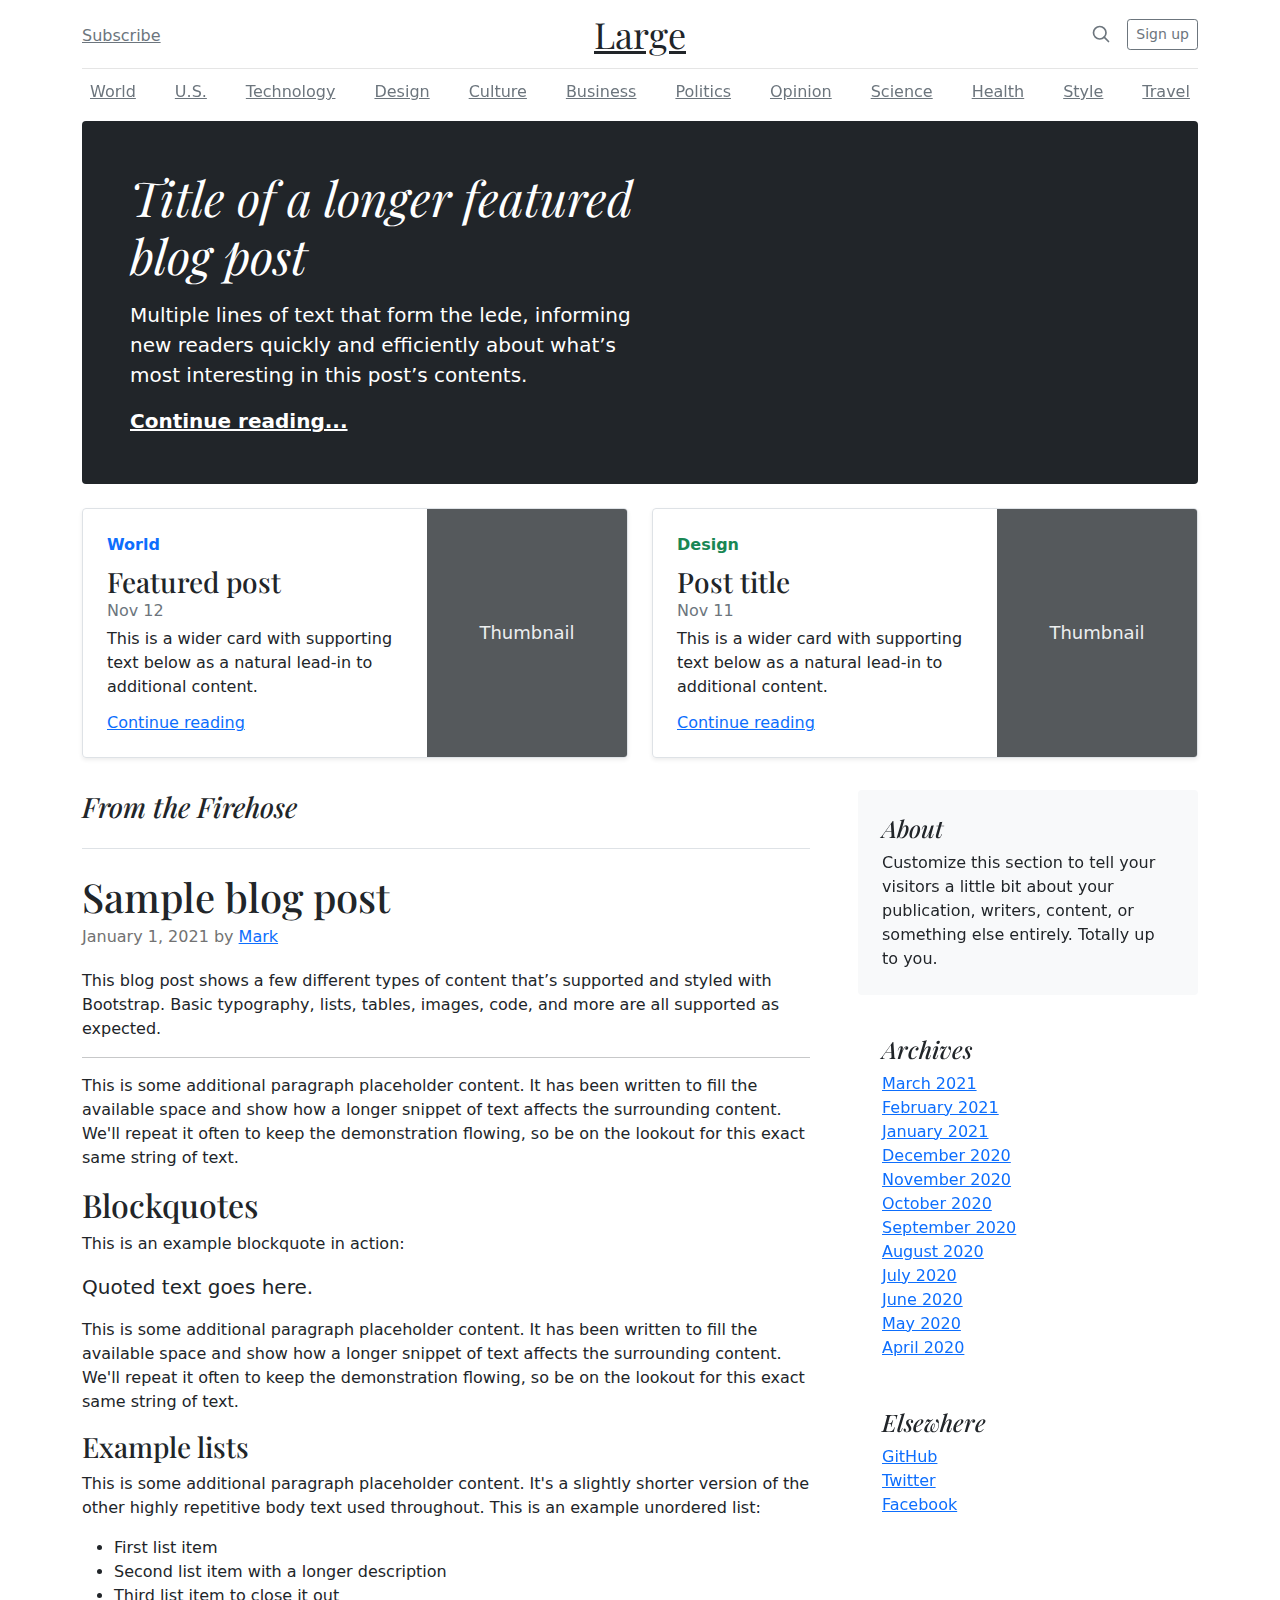
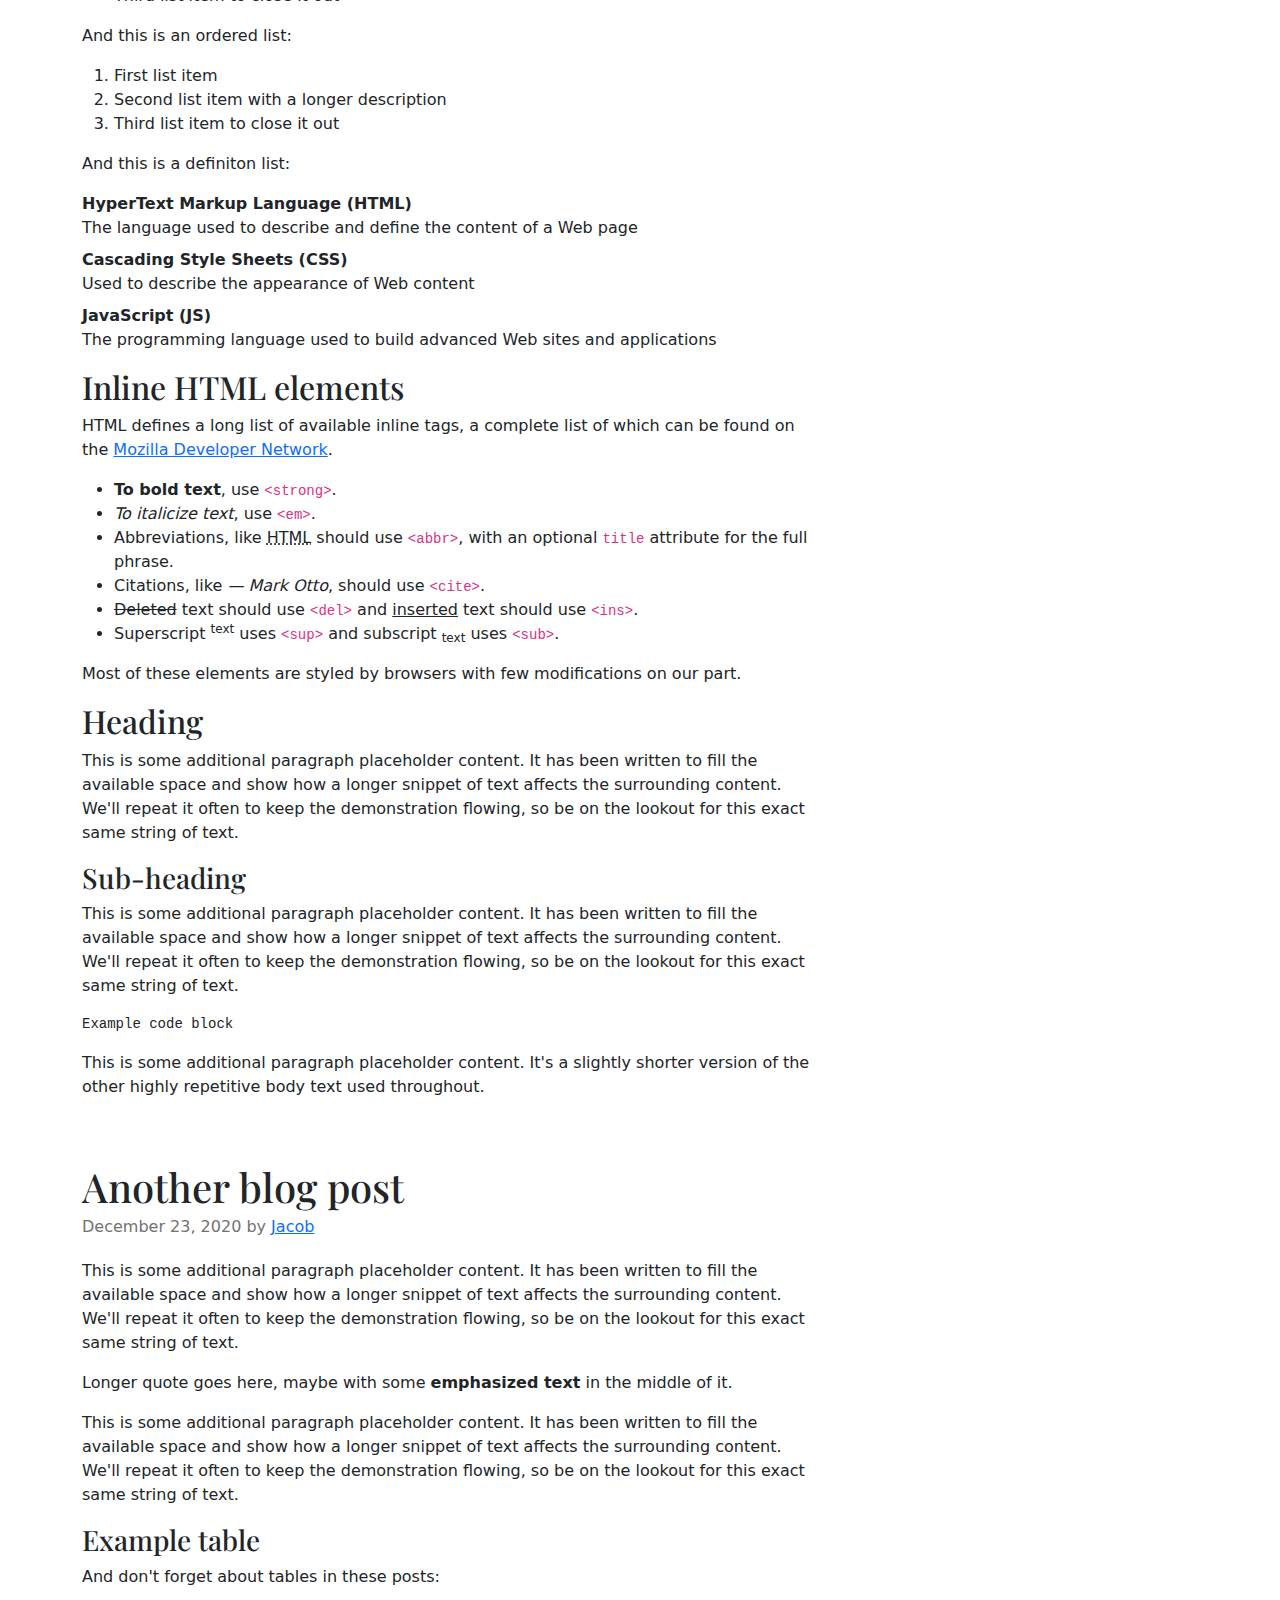
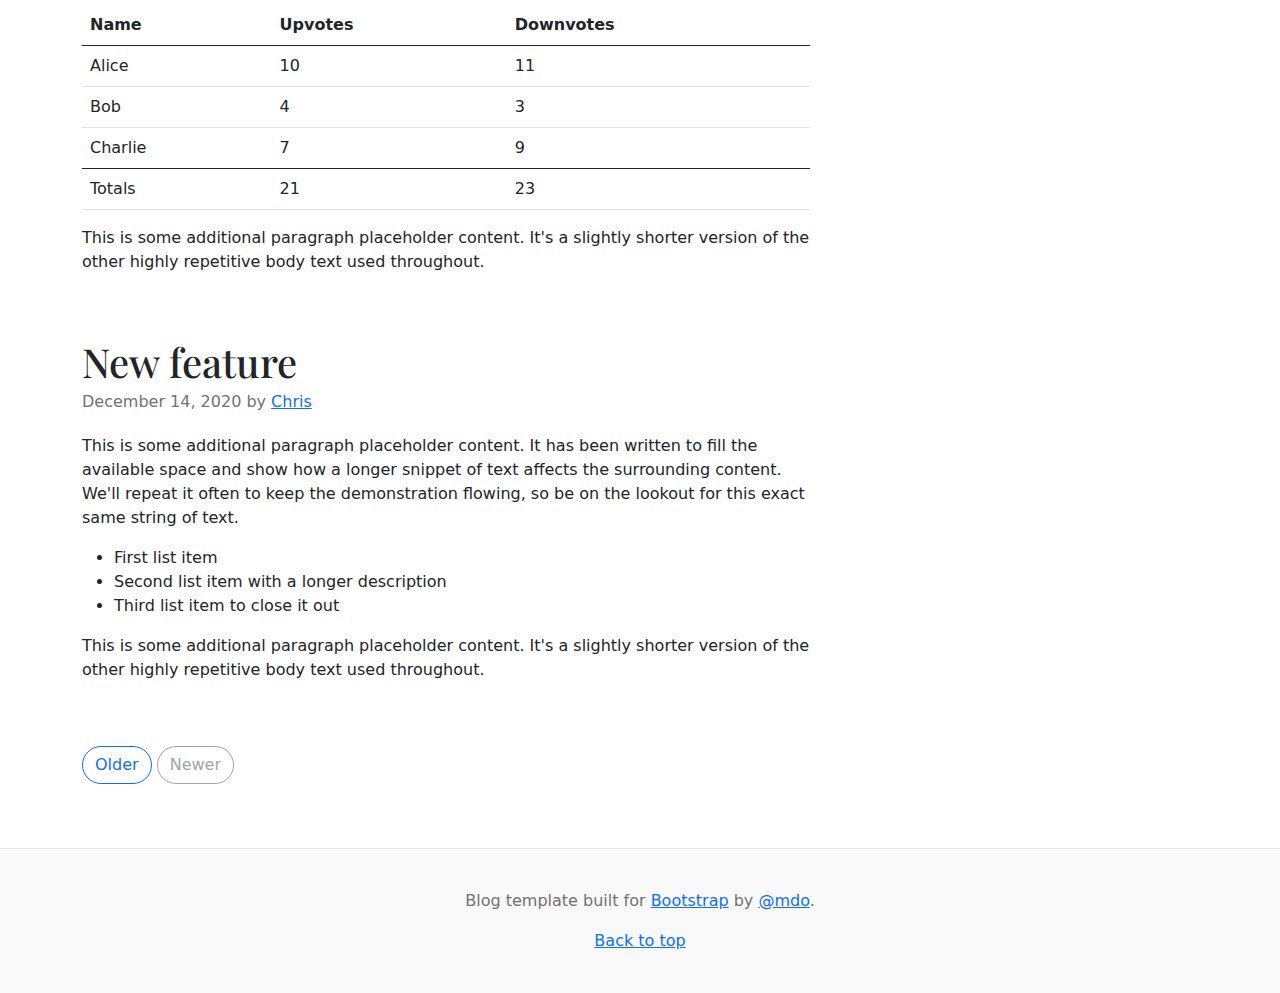
<file: bootstrap-5.0.2-examples/blog/index.html>
<!doctype html>
<html lang="en">
  <head>
    <meta charset="utf-8">
    <meta name="viewport" content="width=device-width, initial-scale=1">
    <meta name="description" content="">
    <meta name="author" content="Mark Otto, Jacob Thornton, and Bootstrap contributors">
    <meta name="generator" content="Hugo 0.84.0">
    <title>Blog Template · Bootstrap v5.0</title>

    <link rel="canonical" href="https://getbootstrap.com/docs/5.0/examples/blog/">

    

    <!-- Bootstrap core CSS -->
<link href="../assets/dist/css/bootstrap.min.css" rel="stylesheet">

    <style>
      .bd-placeholder-img {
        font-size: 1.125rem;
        text-anchor: middle;
        -webkit-user-select: none;
        -moz-user-select: none;
        user-select: none;
      }

      @media (min-width: 768px) {
        .bd-placeholder-img-lg {
          font-size: 3.5rem;
        }
      }
    </style>

    
    <!-- Custom styles for this template -->
    <link href="https://fonts.googleapis.com/css?family=Playfair&#43;Display:700,900&amp;display=swap" rel="stylesheet">
    <!-- Custom styles for this template -->
    <link href="blog.css" rel="stylesheet">
  </head>
  <body>
    
<div class="container">
  <header class="blog-header py-3">
    <div class="row flex-nowrap justify-content-between align-items-center">
      <div class="col-4 pt-1">
        <a class="link-secondary" href="#">Subscribe</a>
      </div>
      <div class="col-4 text-center">
        <a class="blog-header-logo text-dark" href="#">Large</a>
      </div>
      <div class="col-4 d-flex justify-content-end align-items-center">
        <a class="link-secondary" href="#" aria-label="Search">
          <svg xmlns="http://www.w3.org/2000/svg" width="20" height="20" fill="none" stroke="currentColor" stroke-linecap="round" stroke-linejoin="round" stroke-width="2" class="mx-3" role="img" viewBox="0 0 24 24"><title>Search</title><circle cx="10.5" cy="10.5" r="7.5"/><path d="M21 21l-5.2-5.2"/></svg>
        </a>
        <a class="btn btn-sm btn-outline-secondary" href="#">Sign up</a>
      </div>
    </div>
  </header>

  <div class="nav-scroller py-1 mb-2">
    <nav class="nav d-flex justify-content-between">
      <a class="p-2 link-secondary" href="#">World</a>
      <a class="p-2 link-secondary" href="#">U.S.</a>
      <a class="p-2 link-secondary" href="#">Technology</a>
      <a class="p-2 link-secondary" href="#">Design</a>
      <a class="p-2 link-secondary" href="#">Culture</a>
      <a class="p-2 link-secondary" href="#">Business</a>
      <a class="p-2 link-secondary" href="#">Politics</a>
      <a class="p-2 link-secondary" href="#">Opinion</a>
      <a class="p-2 link-secondary" href="#">Science</a>
      <a class="p-2 link-secondary" href="#">Health</a>
      <a class="p-2 link-secondary" href="#">Style</a>
      <a class="p-2 link-secondary" href="#">Travel</a>
    </nav>
  </div>
</div>

<main class="container">
  <div class="p-4 p-md-5 mb-4 text-white rounded bg-dark">
    <div class="col-md-6 px-0">
      <h1 class="display-4 fst-italic">Title of a longer featured blog post</h1>
      <p class="lead my-3">Multiple lines of text that form the lede, informing new readers quickly and efficiently about what’s most interesting in this post’s contents.</p>
      <p class="lead mb-0"><a href="#" class="text-white fw-bold">Continue reading...</a></p>
    </div>
  </div>

  <div class="row mb-2">
    <div class="col-md-6">
      <div class="row g-0 border rounded overflow-hidden flex-md-row mb-4 shadow-sm h-md-250 position-relative">
        <div class="col p-4 d-flex flex-column position-static">
          <strong class="d-inline-block mb-2 text-primary">World</strong>
          <h3 class="mb-0">Featured post</h3>
          <div class="mb-1 text-muted">Nov 12</div>
          <p class="card-text mb-auto">This is a wider card with supporting text below as a natural lead-in to additional content.</p>
          <a href="#" class="stretched-link">Continue reading</a>
        </div>
        <div class="col-auto d-none d-lg-block">
          <svg class="bd-placeholder-img" width="200" height="250" xmlns="http://www.w3.org/2000/svg" role="img" aria-label="Placeholder: Thumbnail" preserveAspectRatio="xMidYMid slice" focusable="false"><title>Placeholder</title><rect width="100%" height="100%" fill="#55595c"/><text x="50%" y="50%" fill="#eceeef" dy=".3em">Thumbnail</text></svg>

        </div>
      </div>
    </div>
    <div class="col-md-6">
      <div class="row g-0 border rounded overflow-hidden flex-md-row mb-4 shadow-sm h-md-250 position-relative">
        <div class="col p-4 d-flex flex-column position-static">
          <strong class="d-inline-block mb-2 text-success">Design</strong>
          <h3 class="mb-0">Post title</h3>
          <div class="mb-1 text-muted">Nov 11</div>
          <p class="mb-auto">This is a wider card with supporting text below as a natural lead-in to additional content.</p>
          <a href="#" class="stretched-link">Continue reading</a>
        </div>
        <div class="col-auto d-none d-lg-block">
          <svg class="bd-placeholder-img" width="200" height="250" xmlns="http://www.w3.org/2000/svg" role="img" aria-label="Placeholder: Thumbnail" preserveAspectRatio="xMidYMid slice" focusable="false"><title>Placeholder</title><rect width="100%" height="100%" fill="#55595c"/><text x="50%" y="50%" fill="#eceeef" dy=".3em">Thumbnail</text></svg>

        </div>
      </div>
    </div>
  </div>

  <div class="row g-5">
    <div class="col-md-8">
      <h3 class="pb-4 mb-4 fst-italic border-bottom">
        From the Firehose
      </h3>

      <article class="blog-post">
        <h2 class="blog-post-title">Sample blog post</h2>
        <p class="blog-post-meta">January 1, 2021 by <a href="#">Mark</a></p>

        <p>This blog post shows a few different types of content that’s supported and styled with Bootstrap. Basic typography, lists, tables, images, code, and more are all supported as expected.</p>
        <hr>
        <p>This is some additional paragraph placeholder content. It has been written to fill the available space and show how a longer snippet of text affects the surrounding content. We'll repeat it often to keep the demonstration flowing, so be on the lookout for this exact same string of text.</p>
        <h2>Blockquotes</h2>
        <p>This is an example blockquote in action:</p>
        <blockquote class="blockquote">
          <p>Quoted text goes here.</p>
        </blockquote>
        <p>This is some additional paragraph placeholder content. It has been written to fill the available space and show how a longer snippet of text affects the surrounding content. We'll repeat it often to keep the demonstration flowing, so be on the lookout for this exact same string of text.</p>
        <h3>Example lists</h3>
        <p>This is some additional paragraph placeholder content. It's a slightly shorter version of the other highly repetitive body text used throughout. This is an example unordered list:</p>
        <ul>
          <li>First list item</li>
          <li>Second list item with a longer description</li>
          <li>Third list item to close it out</li>
        </ul>
        <p>And this is an ordered list:</p>
        <ol>
          <li>First list item</li>
          <li>Second list item with a longer description</li>
          <li>Third list item to close it out</li>
        </ol>
        <p>And this is a definiton list:</p>
        <dl>
          <dt>HyperText Markup Language (HTML)</dt>
          <dd>The language used to describe and define the content of a Web page</dd>
          <dt>Cascading Style Sheets (CSS)</dt>
          <dd>Used to describe the appearance of Web content</dd>
          <dt>JavaScript (JS)</dt>
          <dd>The programming language used to build advanced Web sites and applications</dd>
        </dl>
        <h2>Inline HTML elements</h2>
        <p>HTML defines a long list of available inline tags, a complete list of which can be found on the <a href="https://developer.mozilla.org/en-US/docs/Web/HTML/Element">Mozilla Developer Network</a>.</p>
        <ul>
          <li><strong>To bold text</strong>, use <code class="language-plaintext highlighter-rouge">&lt;strong&gt;</code>.</li>
          <li><em>To italicize text</em>, use <code class="language-plaintext highlighter-rouge">&lt;em&gt;</code>.</li>
          <li>Abbreviations, like <abbr title="HyperText Markup Langage">HTML</abbr> should use <code class="language-plaintext highlighter-rouge">&lt;abbr&gt;</code>, with an optional <code class="language-plaintext highlighter-rouge">title</code> attribute for the full phrase.</li>
          <li>Citations, like <cite>— Mark Otto</cite>, should use <code class="language-plaintext highlighter-rouge">&lt;cite&gt;</code>.</li>
          <li><del>Deleted</del> text should use <code class="language-plaintext highlighter-rouge">&lt;del&gt;</code> and <ins>inserted</ins> text should use <code class="language-plaintext highlighter-rouge">&lt;ins&gt;</code>.</li>
          <li>Superscript <sup>text</sup> uses <code class="language-plaintext highlighter-rouge">&lt;sup&gt;</code> and subscript <sub>text</sub> uses <code class="language-plaintext highlighter-rouge">&lt;sub&gt;</code>.</li>
        </ul>
        <p>Most of these elements are styled by browsers with few modifications on our part.</p>
        <h2>Heading</h2>
        <p>This is some additional paragraph placeholder content. It has been written to fill the available space and show how a longer snippet of text affects the surrounding content. We'll repeat it often to keep the demonstration flowing, so be on the lookout for this exact same string of text.</p>
        <h3>Sub-heading</h3>
        <p>This is some additional paragraph placeholder content. It has been written to fill the available space and show how a longer snippet of text affects the surrounding content. We'll repeat it often to keep the demonstration flowing, so be on the lookout for this exact same string of text.</p>
        <pre><code>Example code block</code></pre>
        <p>This is some additional paragraph placeholder content. It's a slightly shorter version of the other highly repetitive body text used throughout.</p>
      </article>

      <article class="blog-post">
        <h2 class="blog-post-title">Another blog post</h2>
        <p class="blog-post-meta">December 23, 2020 by <a href="#">Jacob</a></p>

        <p>This is some additional paragraph placeholder content. It has been written to fill the available space and show how a longer snippet of text affects the surrounding content. We'll repeat it often to keep the demonstration flowing, so be on the lookout for this exact same string of text.</p>
        <blockquote>
          <p>Longer quote goes here, maybe with some <strong>emphasized text</strong> in the middle of it.</p>
        </blockquote>
        <p>This is some additional paragraph placeholder content. It has been written to fill the available space and show how a longer snippet of text affects the surrounding content. We'll repeat it often to keep the demonstration flowing, so be on the lookout for this exact same string of text.</p>
        <h3>Example table</h3>
        <p>And don't forget about tables in these posts:</p>
        <table class="table">
          <thead>
            <tr>
              <th>Name</th>
              <th>Upvotes</th>
              <th>Downvotes</th>
            </tr>
          </thead>
          <tbody>
            <tr>
              <td>Alice</td>
              <td>10</td>
              <td>11</td>
            </tr>
            <tr>
              <td>Bob</td>
              <td>4</td>
              <td>3</td>
            </tr>
            <tr>
              <td>Charlie</td>
              <td>7</td>
              <td>9</td>
            </tr>
          </tbody>
          <tfoot>
            <tr>
              <td>Totals</td>
              <td>21</td>
              <td>23</td>
            </tr>
          </tfoot>
        </table>

        <p>This is some additional paragraph placeholder content. It's a slightly shorter version of the other highly repetitive body text used throughout.</p>
      </article>

      <article class="blog-post">
        <h2 class="blog-post-title">New feature</h2>
        <p class="blog-post-meta">December 14, 2020 by <a href="#">Chris</a></p>

        <p>This is some additional paragraph placeholder content. It has been written to fill the available space and show how a longer snippet of text affects the surrounding content. We'll repeat it often to keep the demonstration flowing, so be on the lookout for this exact same string of text.</p>
        <ul>
          <li>First list item</li>
          <li>Second list item with a longer description</li>
          <li>Third list item to close it out</li>
        </ul>
        <p>This is some additional paragraph placeholder content. It's a slightly shorter version of the other highly repetitive body text used throughout.</p>
      </article>

      <nav class="blog-pagination" aria-label="Pagination">
        <a class="btn btn-outline-primary" href="#">Older</a>
        <a class="btn btn-outline-secondary disabled" href="#" tabindex="-1" aria-disabled="true">Newer</a>
      </nav>

    </div>

    <div class="col-md-4">
      <div class="position-sticky" style="top: 2rem;">
        <div class="p-4 mb-3 bg-light rounded">
          <h4 class="fst-italic">About</h4>
          <p class="mb-0">Customize this section to tell your visitors a little bit about your publication, writers, content, or something else entirely. Totally up to you.</p>
        </div>

        <div class="p-4">
          <h4 class="fst-italic">Archives</h4>
          <ol class="list-unstyled mb-0">
            <li><a href="#">March 2021</a></li>
            <li><a href="#">February 2021</a></li>
            <li><a href="#">January 2021</a></li>
            <li><a href="#">December 2020</a></li>
            <li><a href="#">November 2020</a></li>
            <li><a href="#">October 2020</a></li>
            <li><a href="#">September 2020</a></li>
            <li><a href="#">August 2020</a></li>
            <li><a href="#">July 2020</a></li>
            <li><a href="#">June 2020</a></li>
            <li><a href="#">May 2020</a></li>
            <li><a href="#">April 2020</a></li>
          </ol>
        </div>

        <div class="p-4">
          <h4 class="fst-italic">Elsewhere</h4>
          <ol class="list-unstyled">
            <li><a href="#">GitHub</a></li>
            <li><a href="#">Twitter</a></li>
            <li><a href="#">Facebook</a></li>
          </ol>
        </div>
      </div>
    </div>
  </div>

</main>

<footer class="blog-footer">
  <p>Blog template built for <a href="https://getbootstrap.com/">Bootstrap</a> by <a href="https://twitter.com/mdo">@mdo</a>.</p>
  <p>
    <a href="#">Back to top</a>
  </p>
</footer>


    
  </body>
</html>
</file>
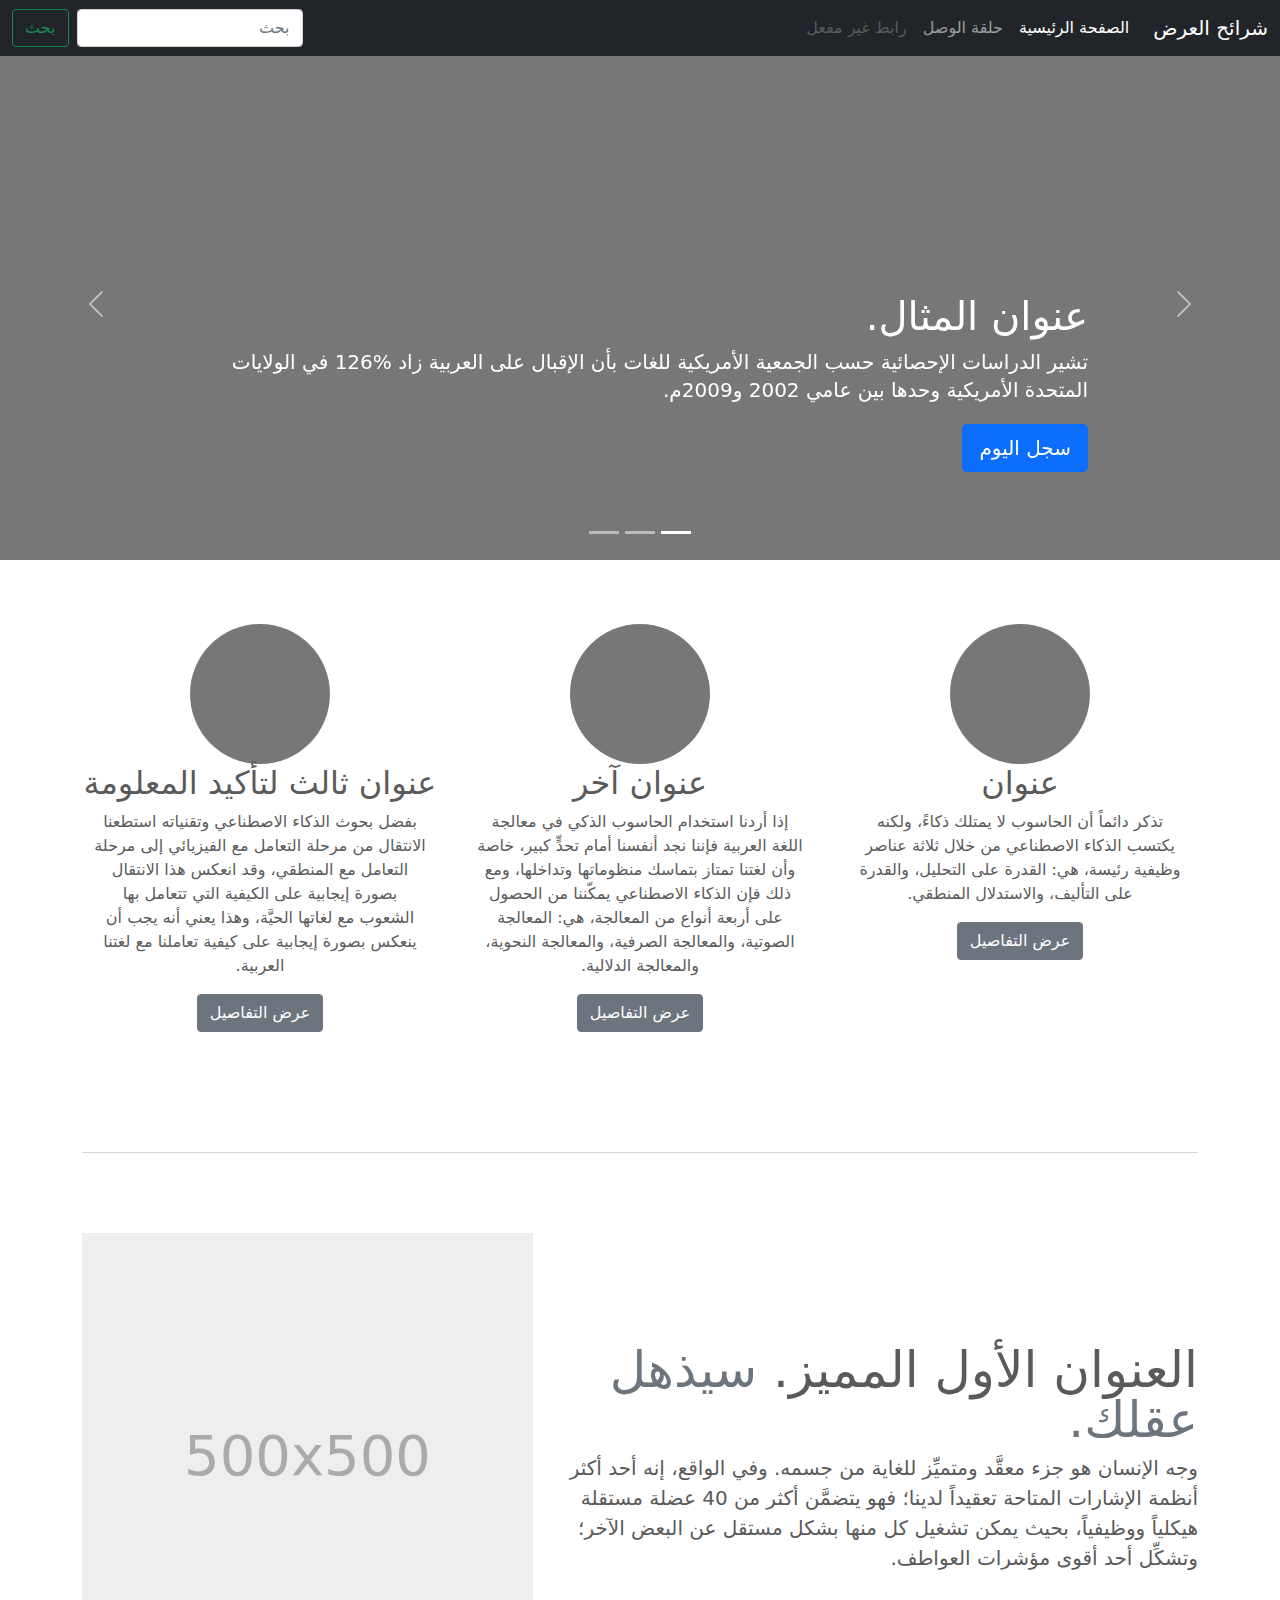
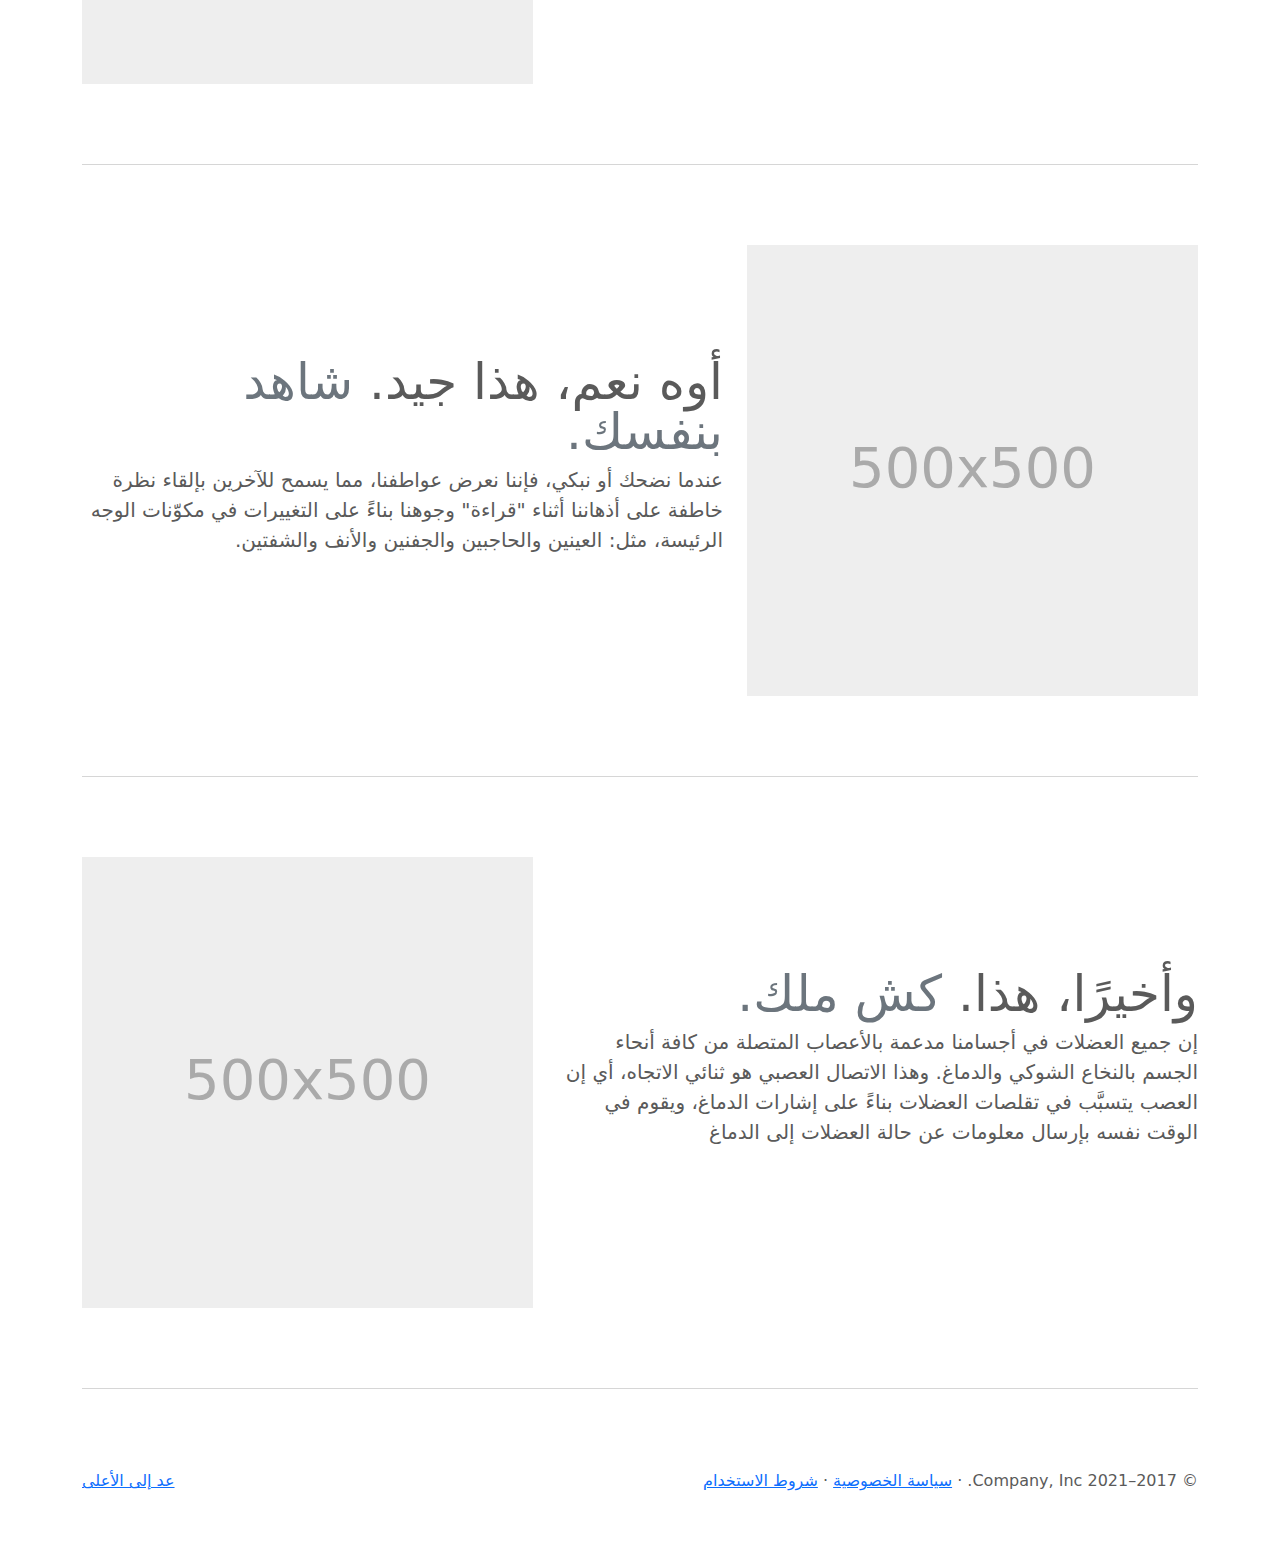
<file: bootstrap-5.0.2-examples/carousel-rtl/index.html>
<!doctype html>
<html lang="ar" dir="rtl">
  <head>
    <meta charset="utf-8">
    <meta name="viewport" content="width=device-width, initial-scale=1">
    <meta name="description" content="">
    <meta name="author" content="Mark Otto, Jacob Thornton, and Bootstrap contributors">
    <meta name="generator" content="Hugo 0.84.0">
    <title>قالب  شرائح العرض · Bootstrap v5.0</title>

    <link rel="canonical" href="https://getbootstrap.com/docs/5.0/examples/carousel-rtl/">

    

    <!-- Bootstrap core CSS -->
<link href="../assets/dist/css/bootstrap.rtl.min.css" rel="stylesheet">

    <style>
      .bd-placeholder-img {
        font-size: 1.125rem;
        text-anchor: middle;
        -webkit-user-select: none;
        -moz-user-select: none;
        user-select: none;
      }

      @media (min-width: 768px) {
        .bd-placeholder-img-lg {
          font-size: 3.5rem;
        }
      }
    </style>

    
    <!-- Custom styles for this template -->
    <link href="../carousel/carousel.rtl.css" rel="stylesheet">
  </head>
  <body>
    
<header>
  <nav class="navbar navbar-expand-md navbar-dark fixed-top bg-dark">
    <div class="container-fluid">
      <a class="navbar-brand" href="#">شرائح العرض</a>
      <button class="navbar-toggler" type="button" data-bs-toggle="collapse" data-bs-target="#navbarCollapse" aria-controls="navbarCollapse" aria-expanded="false" aria-label="تبديل التنقل">
        <span class="navbar-toggler-icon"></span>
      </button>
      <div class="collapse navbar-collapse" id="navbarCollapse">
        <ul class="navbar-nav me-auto mb-2 mb-md-0">
          <li class="nav-item">
            <a class="nav-link active" aria-current="page" href="#">الصفحة الرئيسية</a>
          </li>
          <li class="nav-item">
            <a class="nav-link" href="#">حلقة الوصل</a>
          </li>
          <li class="nav-item">
            <a class="nav-link disabled" href="#" tabindex="-1" aria-disabled="true">رابط غير مفعل</a>
          </li>
        </ul>
        <form class="d-flex">
          <input class="form-control me-2" type="search" placeholder="بحث" aria-label="بحث">
          <button class="btn btn-outline-success" type="submit">بحث</button>
        </form>
      </div>
    </div>
  </nav>
</header>

<main>

  <div id="myCarousel" class="carousel slide" data-bs-ride="carousel">
    <div class="carousel-indicators">
      <button type="button" data-bs-target="#myCarousel" data-bs-slide-to="0" class="active" aria-current="true" aria-label="Slide 1"></button>
      <button type="button" data-bs-target="#myCarousel" data-bs-slide-to="1" aria-label="Slide 2"></button>
      <button type="button" data-bs-target="#myCarousel" data-bs-slide-to="2" aria-label="Slide 3"></button>
    </div>
    <div class="carousel-inner">
      <div class="carousel-item active">
        <svg class="bd-placeholder-img" width="100%" height="100%" xmlns="http://www.w3.org/2000/svg" aria-hidden="true" preserveAspectRatio="xMidYMid slice" focusable="false"><rect width="100%" height="100%" fill="#777"/></svg>

        <div class="container">
          <div class="carousel-caption text-start">
            <h1>عنوان المثال.</h1>
            <p>تشير الدراسات الإحصائية حسب الجمعية الأمريكية للغات بأن الإقبال على العربية زاد %126 في الولايات المتحدة الأمريكية وحدها بين عامي 2002 و2009م.</p>
            <p><a class="btn btn-lg btn-primary" href="#">سجل اليوم</a></p>
          </div>
        </div>
      </div>
      <div class="carousel-item">
        <svg class="bd-placeholder-img" width="100%" height="100%" xmlns="http://www.w3.org/2000/svg" aria-hidden="true" preserveAspectRatio="xMidYMid slice" focusable="false"><rect width="100%" height="100%" fill="#777"/></svg>

        <div class="container">
          <div class="carousel-caption">
            <h1>عنوان مثال آخر.</h1>
            <p>حسب المجلس الثقافي البريطاني فإن تعليم الإنجليزية داخل بريطانيا يسهم في تعزيز اقتصادها بما يتجاوز ملياري جنيه سنوياً، كما أنه وفر أكثر من 26 ألف وظيفة.</p>
            <p><a class="btn btn-lg btn-primary" href="#">أعرف أكثر</a></p>
          </div>
        </div>
      </div>
      <div class="carousel-item">
        <svg class="bd-placeholder-img" width="100%" height="100%" xmlns="http://www.w3.org/2000/svg" aria-hidden="true" preserveAspectRatio="xMidYMid slice" focusable="false"><rect width="100%" height="100%" fill="#777"/></svg>

        <div class="container">
          <div class="carousel-caption text-end">
            <h1>واحد أكثر لقياس جيد.</h1>
            <p>الإحصاءات لحجم الاستثمار اللغوي خارج بريطانيا تتفاوت من سنة لأخرى إلا أن المدير التنفيذي للمجلس الثقافي البريطاني إدي بايرز يرى أن استثمار تعليم الإنجليزية في الخارج لا يحسب على المستوى المالي فحسب بل على المستوى السياسي أيضاً.</p>
            <p><a class="btn btn-lg btn-primary" href="#">تصفح المعرض</a></p>
          </div>
        </div>
      </div>
    </div>
    <button class="carousel-control-prev" type="button" data-bs-target="#myCarousel" data-bs-slide="prev">
      <span class="carousel-control-prev-icon" aria-hidden="true"></span>
      <span class="visually-hidden">السابق</span>
    </button>
    <button class="carousel-control-next" type="button" data-bs-target="#myCarousel" data-bs-slide="next">
      <span class="carousel-control-next-icon" aria-hidden="true"></span>
      <span class="visually-hidden">التالي</span>
    </button>
  </div>


  <!-- Marketing messaging and featurettes
  ================================================== -->
  <!-- Wrap the rest of the page in another container to center all the content. -->

  <div class="container marketing">

    <!-- Three columns of text below the carousel -->
    <div class="row">
      <div class="col-lg-4">
        <svg class="bd-placeholder-img rounded-circle" width="140" height="140" xmlns="http://www.w3.org/2000/svg" role="img" aria-label="Placeholder: 140x140" preserveAspectRatio="xMidYMid slice" focusable="false"><title>Placeholder</title><rect width="100%" height="100%" fill="#777"/><text x="50%" y="50%" fill="#777" dy=".3em">140x140</text></svg>

        <h2>عنوان</h2>
        <p>تذكر دائماً أن الحاسوب لا يمتلك ذكاءً، ولكنه يكتسب الذكاء الاصطناعي من خلال ثلاثة عناصر وظيفية رئيسة، هي: القدرة على التحليل، والقدرة على التأليف، والاستدلال المنطقي.</p>
        <p><a class="btn btn-secondary" href="#">عرض التفاصيل</a></p>
      </div><!-- /.col-lg-4 -->
      <div class="col-lg-4">
        <svg class="bd-placeholder-img rounded-circle" width="140" height="140" xmlns="http://www.w3.org/2000/svg" role="img" aria-label="Placeholder: 140x140" preserveAspectRatio="xMidYMid slice" focusable="false"><title>Placeholder</title><rect width="100%" height="100%" fill="#777"/><text x="50%" y="50%" fill="#777" dy=".3em">140x140</text></svg>

        <h2>عنوان آخر</h2>
        <p>إذا أردنا استخدام الحاسوب الذكي في معالجة اللغة العربية فإننا نجد أنفسنا أمام تحدٍّ كبير، خاصة وأن لغتنا تمتاز بتماسك منظوماتها وتداخلها، ومع ذلك فإن الذكاء الاصطناعي يمكّننا من الحصول على أربعة أنواع من المعالجة، هي: المعالجة الصوتية، والمعالجة الصرفية، والمعالجة النحوية، والمعالجة الدلالية.</p>
        <p><a class="btn btn-secondary" href="#">عرض التفاصيل</a></p>
      </div><!-- /.col-lg-4 -->
      <div class="col-lg-4">
        <svg class="bd-placeholder-img rounded-circle" width="140" height="140" xmlns="http://www.w3.org/2000/svg" role="img" aria-label="Placeholder: 140x140" preserveAspectRatio="xMidYMid slice" focusable="false"><title>Placeholder</title><rect width="100%" height="100%" fill="#777"/><text x="50%" y="50%" fill="#777" dy=".3em">140x140</text></svg>

        <h2>عنوان ثالث لتأكيد المعلومة</h2>
        <p>بفضل بحوث الذكاء الاصطناعي وتقنياته استطعنا الانتقال من مرحلة التعامل مع الفيزيائي إلى مرحلة التعامل مع المنطقي، وقد انعكس هذا الانتقال بصورة إيجابية على الكيفية التي تتعامل بها الشعوب مع لغاتها الحيَّة، وهذا يعني أنه يجب أن ينعكس بصورة إيجابية على كيفية تعاملنا مع لغتنا العربية.</p>
        <p><a class="btn btn-secondary" href="#">عرض التفاصيل</a></p>
      </div><!-- /.col-lg-4 -->
    </div><!-- /.row -->


    <!-- START THE FEATURETTES -->

    <hr class="featurette-divider">

    <div class="row featurette">
      <div class="col-md-7">
        <h2 class="featurette-heading">العنوان الأول المميز. <span class="text-muted"> سيذهل عقلك. </span></h2>
        <p class="lead">وجه الإنسان هو جزء معقَّد ومتميِّز للغاية من جسمه. وفي الواقع، إنه أحد أكثر أنظمة الإشارات المتاحة تعقيداً لدينا؛ فهو يتضمَّن أكثر من 40 عضلة مستقلة هيكلياً ووظيفياً، بحيث يمكن تشغيل كل منها بشكل مستقل عن البعض الآخر؛ وتشكِّل أحد أقوى مؤشرات العواطف.</p>
      </div>
      <div class="col-md-5">
        <svg class="bd-placeholder-img bd-placeholder-img-lg featurette-image img-fluid mx-auto" width="500" height="500" xmlns="http://www.w3.org/2000/svg" role="img" aria-label="Placeholder: 500x500" preserveAspectRatio="xMidYMid slice" focusable="false"><title>Placeholder</title><rect width="100%" height="100%" fill="#eee"/><text x="50%" y="50%" fill="#aaa" dy=".3em">500x500</text></svg>

      </div>
    </div>

    <hr class="featurette-divider">

    <div class="row featurette">
      <div class="col-md-7 order-md-2">
        <h2 class="featurette-heading">أوه نعم، هذا جيد. <span class="text-muted"> شاهد بنفسك. </span></h2>
        <p class="lead">عندما نضحك أو نبكي، فإننا نعرض عواطفنا، مما يسمح للآخرين بإلقاء نظرة خاطفة على أذهاننا أثناء "قراءة" وجوهنا بناءً على التغييرات في مكوّنات الوجه الرئيسة، مثل: العينين والحاجبين والجفنين والأنف والشفتين.</p>
      </div>
      <div class="col-md-5 order-md-1">
        <svg class="bd-placeholder-img bd-placeholder-img-lg featurette-image img-fluid mx-auto" width="500" height="500" xmlns="http://www.w3.org/2000/svg" role="img" aria-label="Placeholder: 500x500" preserveAspectRatio="xMidYMid slice" focusable="false"><title>Placeholder</title><rect width="100%" height="100%" fill="#eee"/><text x="50%" y="50%" fill="#aaa" dy=".3em">500x500</text></svg>

      </div>
    </div>

    <hr class="featurette-divider">

    <div class="row featurette">
      <div class="col-md-7">
        <h2 class="featurette-heading">وأخيرًا، هذا. <span class="text-muted"> كش ملك. </span></h2>
        <p class="lead">إن جميع العضلات في أجسامنا مدعمة بالأعصاب المتصلة من كافة أنحاء الجسم بالنخاع الشوكي والدماغ. وهذا الاتصال العصبي هو ثنائي الاتجاه، أي إن العصب يتسبَّب في تقلصات العضلات بناءً على إشارات الدماغ، ويقوم في الوقت نفسه بإرسال معلومات عن حالة العضلات إلى الدماغ</p>
      </div>
      <div class="col-md-5">
        <svg class="bd-placeholder-img bd-placeholder-img-lg featurette-image img-fluid mx-auto" width="500" height="500" xmlns="http://www.w3.org/2000/svg" role="img" aria-label="Placeholder: 500x500" preserveAspectRatio="xMidYMid slice" focusable="false"><title>Placeholder</title><rect width="100%" height="100%" fill="#eee"/><text x="50%" y="50%" fill="#aaa" dy=".3em">500x500</text></svg>

      </div>
    </div>

    <hr class="featurette-divider">

    <!-- /END THE FEATURETTES -->

  </div><!-- /.container -->


  <!-- FOOTER -->
  <footer class="container">
    <p class="float-end"><a href="#">عد إلى الأعلى</a></p>
    <p>&copy; 2017–2021 Company, Inc. &middot; <a href="#">سياسة الخصوصية</a> &middot; <a href="#">شروط الاستخدام</a></p>
  </footer>
</main>


    <script src="../assets/dist/js/bootstrap.bundle.min.js"></script>

      
  </body>
</html>
</file>
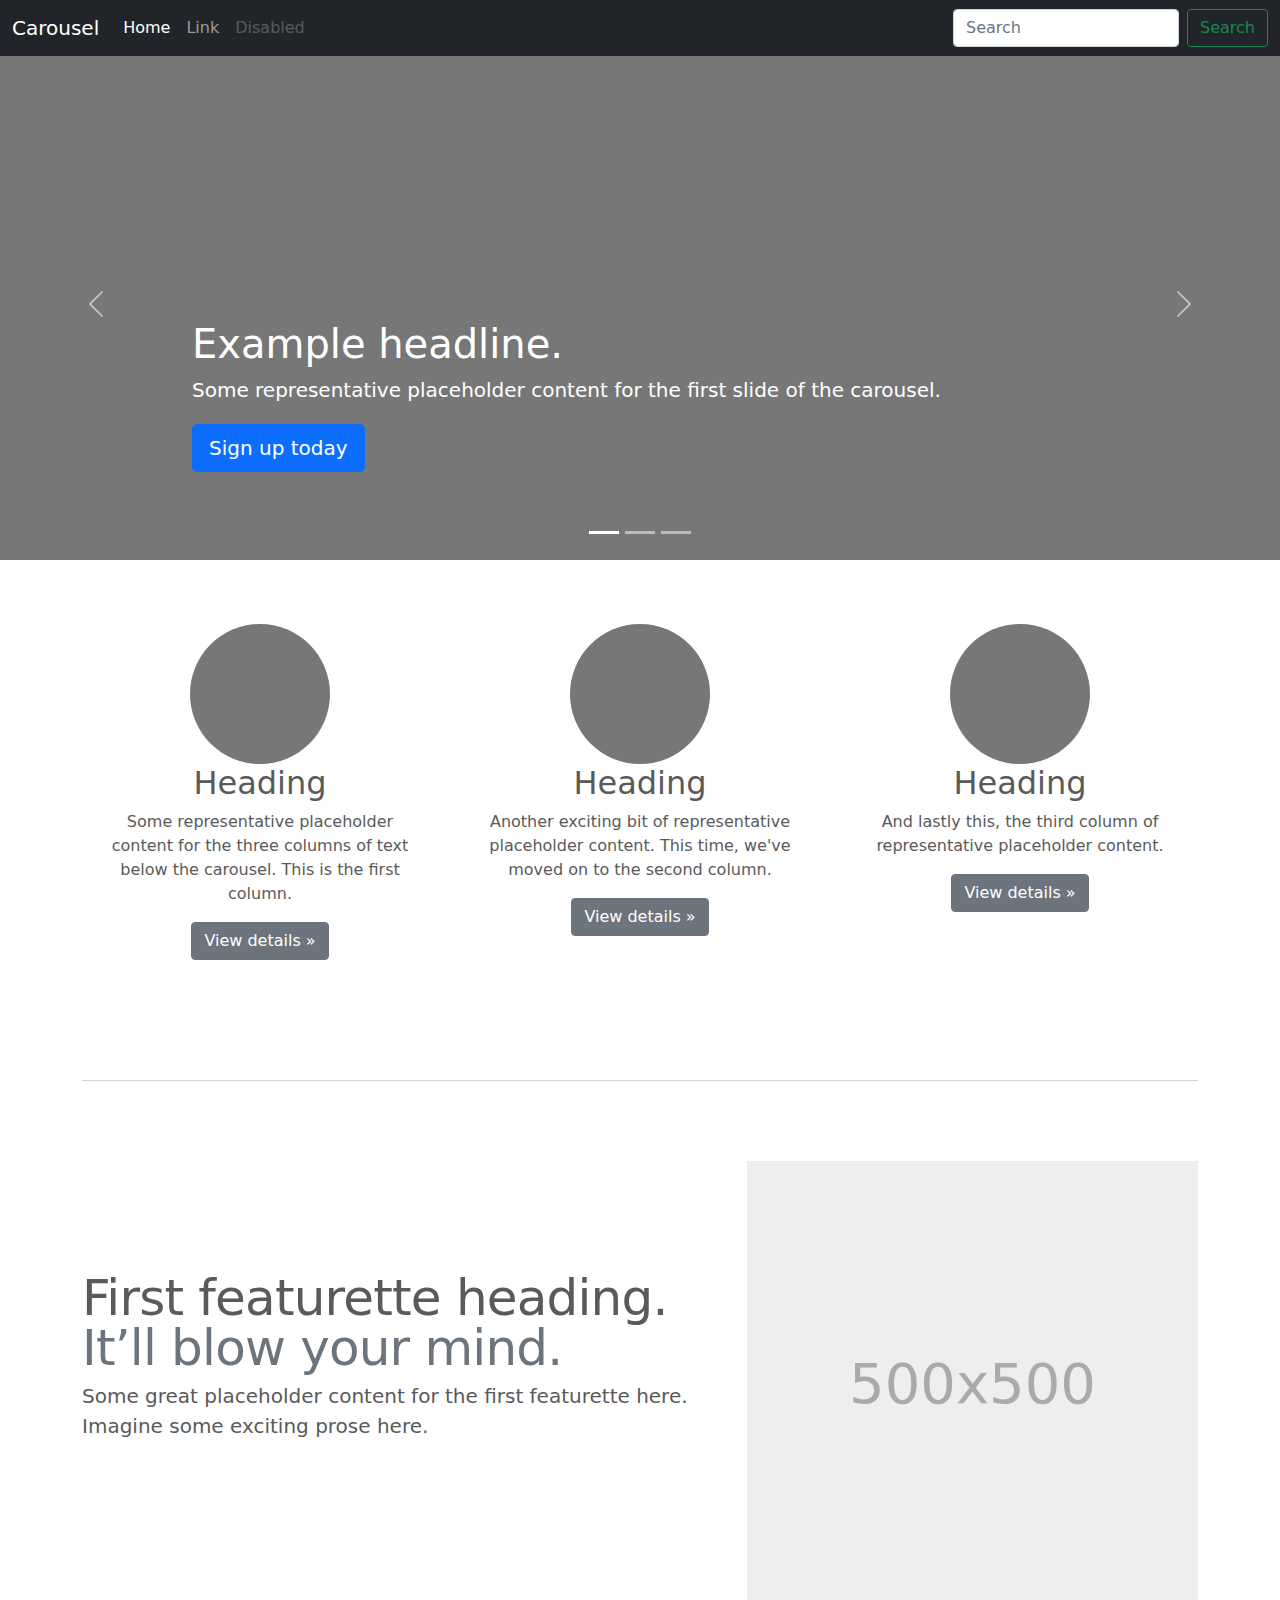
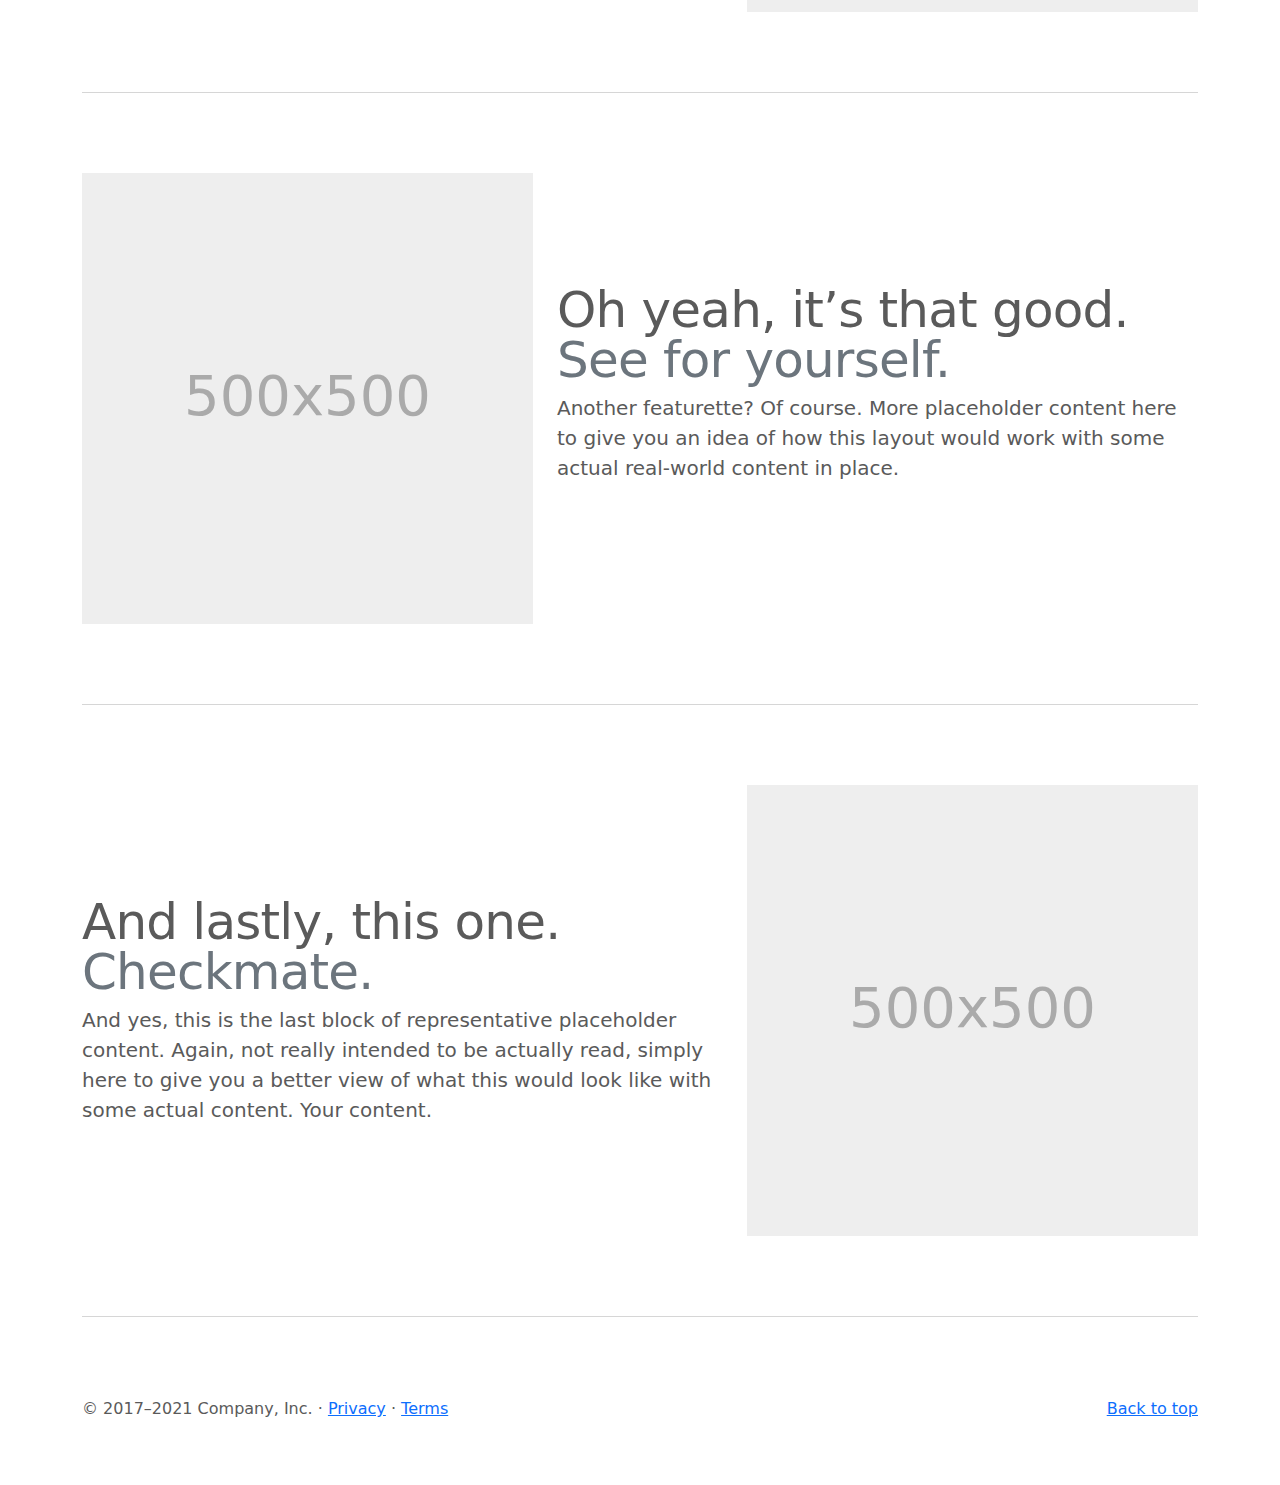
<file: bootstrap-5.0.2-examples/carousel/index.html>
<!doctype html>
<html lang="en">
  <head>
    <meta charset="utf-8">
    <meta name="viewport" content="width=device-width, initial-scale=1">
    <meta name="description" content="">
    <meta name="author" content="Mark Otto, Jacob Thornton, and Bootstrap contributors">
    <meta name="generator" content="Hugo 0.84.0">
    <title>Carousel Template · Bootstrap v5.0</title>

    <link rel="canonical" href="https://getbootstrap.com/docs/5.0/examples/carousel/">

    

    <!-- Bootstrap core CSS -->
<link href="../assets/dist/css/bootstrap.min.css" rel="stylesheet">

    <style>
      .bd-placeholder-img {
        font-size: 1.125rem;
        text-anchor: middle;
        -webkit-user-select: none;
        -moz-user-select: none;
        user-select: none;
      }

      @media (min-width: 768px) {
        .bd-placeholder-img-lg {
          font-size: 3.5rem;
        }
      }
    </style>

    
    <!-- Custom styles for this template -->
    <link href="carousel.css" rel="stylesheet">
  </head>
  <body>
    
<header>
  <nav class="navbar navbar-expand-md navbar-dark fixed-top bg-dark">
    <div class="container-fluid">
      <a class="navbar-brand" href="#">Carousel</a>
      <button class="navbar-toggler" type="button" data-bs-toggle="collapse" data-bs-target="#navbarCollapse" aria-controls="navbarCollapse" aria-expanded="false" aria-label="Toggle navigation">
        <span class="navbar-toggler-icon"></span>
      </button>
      <div class="collapse navbar-collapse" id="navbarCollapse">
        <ul class="navbar-nav me-auto mb-2 mb-md-0">
          <li class="nav-item">
            <a class="nav-link active" aria-current="page" href="#">Home</a>
          </li>
          <li class="nav-item">
            <a class="nav-link" href="#">Link</a>
          </li>
          <li class="nav-item">
            <a class="nav-link disabled" href="#" tabindex="-1" aria-disabled="true">Disabled</a>
          </li>
        </ul>
        <form class="d-flex">
          <input class="form-control me-2" type="search" placeholder="Search" aria-label="Search">
          <button class="btn btn-outline-success" type="submit">Search</button>
        </form>
      </div>
    </div>
  </nav>
</header>

<main>

  <div id="myCarousel" class="carousel slide" data-bs-ride="carousel">
    <div class="carousel-indicators">
      <button type="button" data-bs-target="#myCarousel" data-bs-slide-to="0" class="active" aria-current="true" aria-label="Slide 1"></button>
      <button type="button" data-bs-target="#myCarousel" data-bs-slide-to="1" aria-label="Slide 2"></button>
      <button type="button" data-bs-target="#myCarousel" data-bs-slide-to="2" aria-label="Slide 3"></button>
    </div>
    <div class="carousel-inner">
      <div class="carousel-item active">
        <svg class="bd-placeholder-img" width="100%" height="100%" xmlns="http://www.w3.org/2000/svg" aria-hidden="true" preserveAspectRatio="xMidYMid slice" focusable="false"><rect width="100%" height="100%" fill="#777"/></svg>

        <div class="container">
          <div class="carousel-caption text-start">
            <h1>Example headline.</h1>
            <p>Some representative placeholder content for the first slide of the carousel.</p>
            <p><a class="btn btn-lg btn-primary" href="#">Sign up today</a></p>
          </div>
        </div>
      </div>
      <div class="carousel-item">
        <svg class="bd-placeholder-img" width="100%" height="100%" xmlns="http://www.w3.org/2000/svg" aria-hidden="true" preserveAspectRatio="xMidYMid slice" focusable="false"><rect width="100%" height="100%" fill="#777"/></svg>

        <div class="container">
          <div class="carousel-caption">
            <h1>Another example headline.</h1>
            <p>Some representative placeholder content for the second slide of the carousel.</p>
            <p><a class="btn btn-lg btn-primary" href="#">Learn more</a></p>
          </div>
        </div>
      </div>
      <div class="carousel-item">
        <svg class="bd-placeholder-img" width="100%" height="100%" xmlns="http://www.w3.org/2000/svg" aria-hidden="true" preserveAspectRatio="xMidYMid slice" focusable="false"><rect width="100%" height="100%" fill="#777"/></svg>

        <div class="container">
          <div class="carousel-caption text-end">
            <h1>One more for good measure.</h1>
            <p>Some representative placeholder content for the third slide of this carousel.</p>
            <p><a class="btn btn-lg btn-primary" href="#">Browse gallery</a></p>
          </div>
        </div>
      </div>
    </div>
    <button class="carousel-control-prev" type="button" data-bs-target="#myCarousel" data-bs-slide="prev">
      <span class="carousel-control-prev-icon" aria-hidden="true"></span>
      <span class="visually-hidden">Previous</span>
    </button>
    <button class="carousel-control-next" type="button" data-bs-target="#myCarousel" data-bs-slide="next">
      <span class="carousel-control-next-icon" aria-hidden="true"></span>
      <span class="visually-hidden">Next</span>
    </button>
  </div>


  <!-- Marketing messaging and featurettes
  ================================================== -->
  <!-- Wrap the rest of the page in another container to center all the content. -->

  <div class="container marketing">

    <!-- Three columns of text below the carousel -->
    <div class="row">
      <div class="col-lg-4">
        <svg class="bd-placeholder-img rounded-circle" width="140" height="140" xmlns="http://www.w3.org/2000/svg" role="img" aria-label="Placeholder: 140x140" preserveAspectRatio="xMidYMid slice" focusable="false"><title>Placeholder</title><rect width="100%" height="100%" fill="#777"/><text x="50%" y="50%" fill="#777" dy=".3em">140x140</text></svg>

        <h2>Heading</h2>
        <p>Some representative placeholder content for the three columns of text below the carousel. This is the first column.</p>
        <p><a class="btn btn-secondary" href="#">View details &raquo;</a></p>
      </div><!-- /.col-lg-4 -->
      <div class="col-lg-4">
        <svg class="bd-placeholder-img rounded-circle" width="140" height="140" xmlns="http://www.w3.org/2000/svg" role="img" aria-label="Placeholder: 140x140" preserveAspectRatio="xMidYMid slice" focusable="false"><title>Placeholder</title><rect width="100%" height="100%" fill="#777"/><text x="50%" y="50%" fill="#777" dy=".3em">140x140</text></svg>

        <h2>Heading</h2>
        <p>Another exciting bit of representative placeholder content. This time, we've moved on to the second column.</p>
        <p><a class="btn btn-secondary" href="#">View details &raquo;</a></p>
      </div><!-- /.col-lg-4 -->
      <div class="col-lg-4">
        <svg class="bd-placeholder-img rounded-circle" width="140" height="140" xmlns="http://www.w3.org/2000/svg" role="img" aria-label="Placeholder: 140x140" preserveAspectRatio="xMidYMid slice" focusable="false"><title>Placeholder</title><rect width="100%" height="100%" fill="#777"/><text x="50%" y="50%" fill="#777" dy=".3em">140x140</text></svg>

        <h2>Heading</h2>
        <p>And lastly this, the third column of representative placeholder content.</p>
        <p><a class="btn btn-secondary" href="#">View details &raquo;</a></p>
      </div><!-- /.col-lg-4 -->
    </div><!-- /.row -->


    <!-- START THE FEATURETTES -->

    <hr class="featurette-divider">

    <div class="row featurette">
      <div class="col-md-7">
        <h2 class="featurette-heading">First featurette heading. <span class="text-muted">It’ll blow your mind.</span></h2>
        <p class="lead">Some great placeholder content for the first featurette here. Imagine some exciting prose here.</p>
      </div>
      <div class="col-md-5">
        <svg class="bd-placeholder-img bd-placeholder-img-lg featurette-image img-fluid mx-auto" width="500" height="500" xmlns="http://www.w3.org/2000/svg" role="img" aria-label="Placeholder: 500x500" preserveAspectRatio="xMidYMid slice" focusable="false"><title>Placeholder</title><rect width="100%" height="100%" fill="#eee"/><text x="50%" y="50%" fill="#aaa" dy=".3em">500x500</text></svg>

      </div>
    </div>

    <hr class="featurette-divider">

    <div class="row featurette">
      <div class="col-md-7 order-md-2">
        <h2 class="featurette-heading">Oh yeah, it’s that good. <span class="text-muted">See for yourself.</span></h2>
        <p class="lead">Another featurette? Of course. More placeholder content here to give you an idea of how this layout would work with some actual real-world content in place.</p>
      </div>
      <div class="col-md-5 order-md-1">
        <svg class="bd-placeholder-img bd-placeholder-img-lg featurette-image img-fluid mx-auto" width="500" height="500" xmlns="http://www.w3.org/2000/svg" role="img" aria-label="Placeholder: 500x500" preserveAspectRatio="xMidYMid slice" focusable="false"><title>Placeholder</title><rect width="100%" height="100%" fill="#eee"/><text x="50%" y="50%" fill="#aaa" dy=".3em">500x500</text></svg>

      </div>
    </div>

    <hr class="featurette-divider">

    <div class="row featurette">
      <div class="col-md-7">
        <h2 class="featurette-heading">And lastly, this one. <span class="text-muted">Checkmate.</span></h2>
        <p class="lead">And yes, this is the last block of representative placeholder content. Again, not really intended to be actually read, simply here to give you a better view of what this would look like with some actual content. Your content.</p>
      </div>
      <div class="col-md-5">
        <svg class="bd-placeholder-img bd-placeholder-img-lg featurette-image img-fluid mx-auto" width="500" height="500" xmlns="http://www.w3.org/2000/svg" role="img" aria-label="Placeholder: 500x500" preserveAspectRatio="xMidYMid slice" focusable="false"><title>Placeholder</title><rect width="100%" height="100%" fill="#eee"/><text x="50%" y="50%" fill="#aaa" dy=".3em">500x500</text></svg>

      </div>
    </div>

    <hr class="featurette-divider">

    <!-- /END THE FEATURETTES -->

  </div><!-- /.container -->


  <!-- FOOTER -->
  <footer class="container">
    <p class="float-end"><a href="#">Back to top</a></p>
    <p>&copy; 2017–2021 Company, Inc. &middot; <a href="#">Privacy</a> &middot; <a href="#">Terms</a></p>
  </footer>
</main>


    <script src="../assets/dist/js/bootstrap.bundle.min.js"></script>

      
  </body>
</html>
</file>
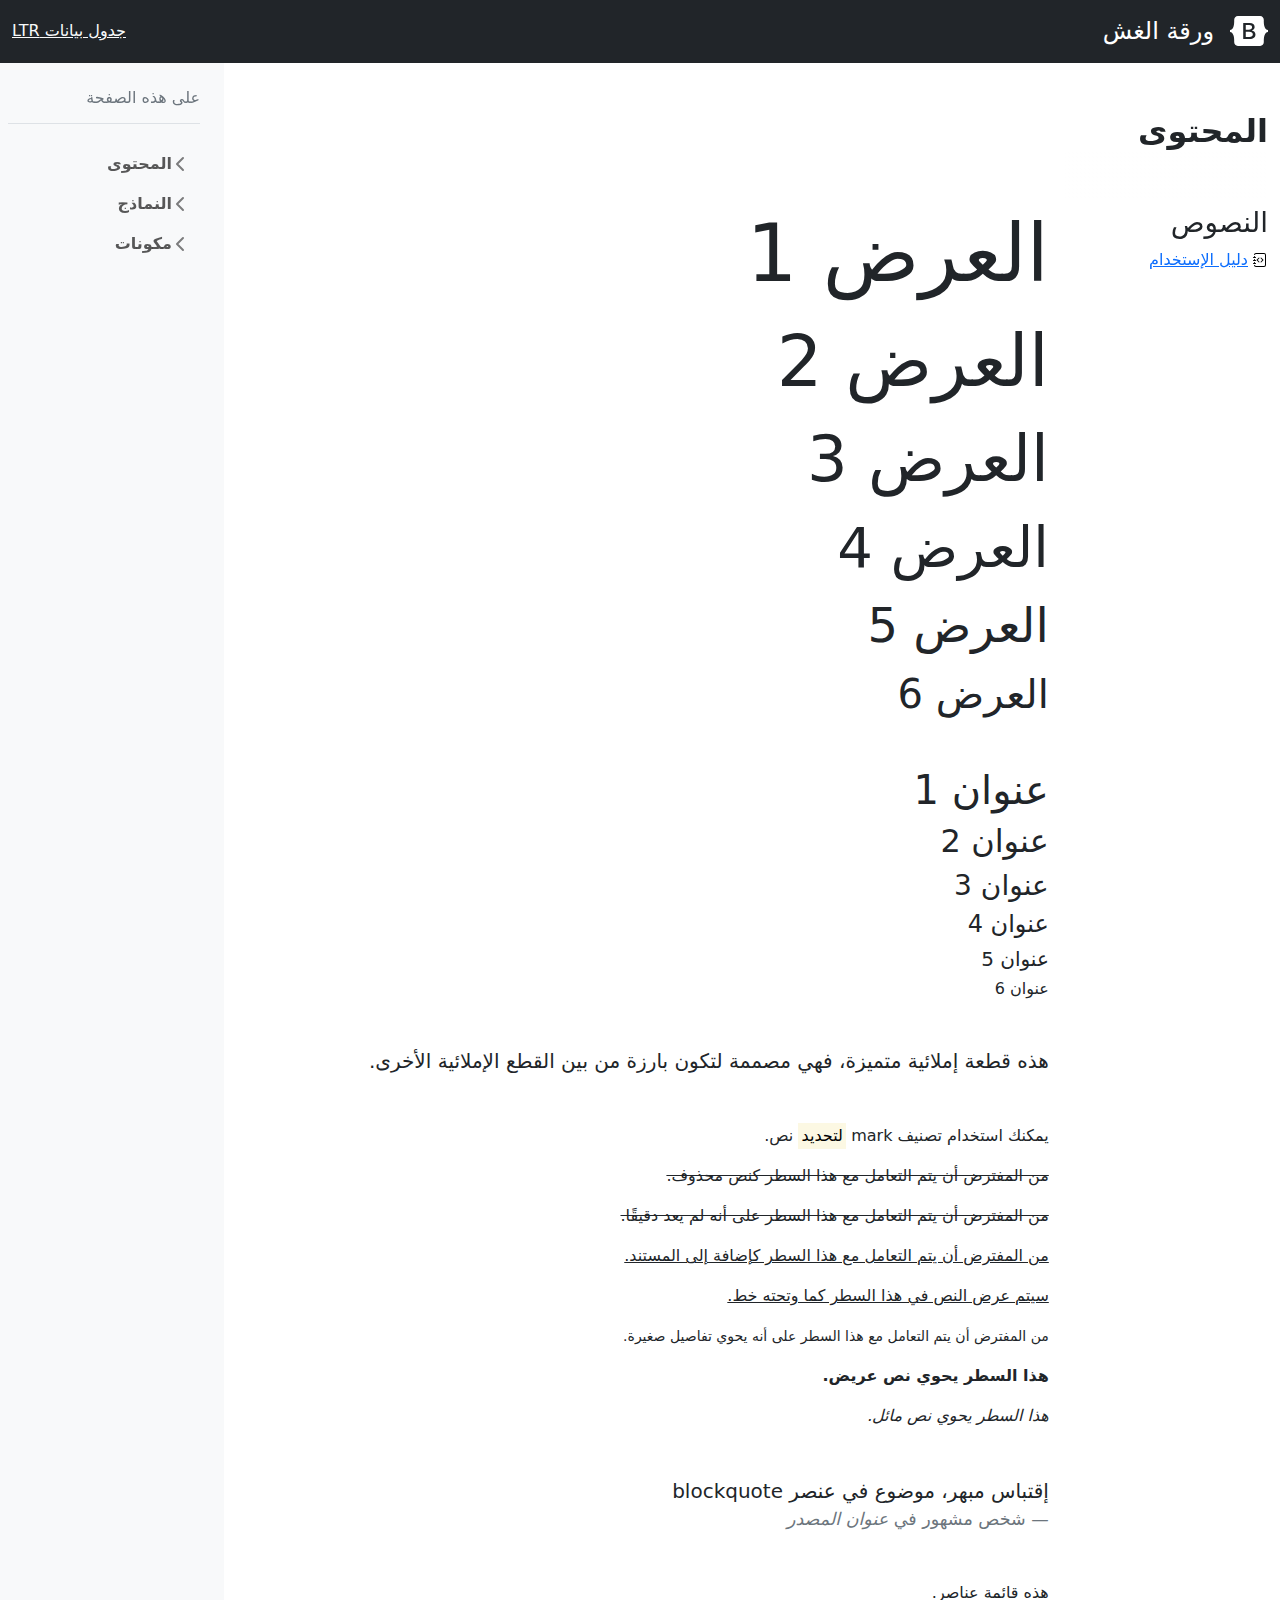
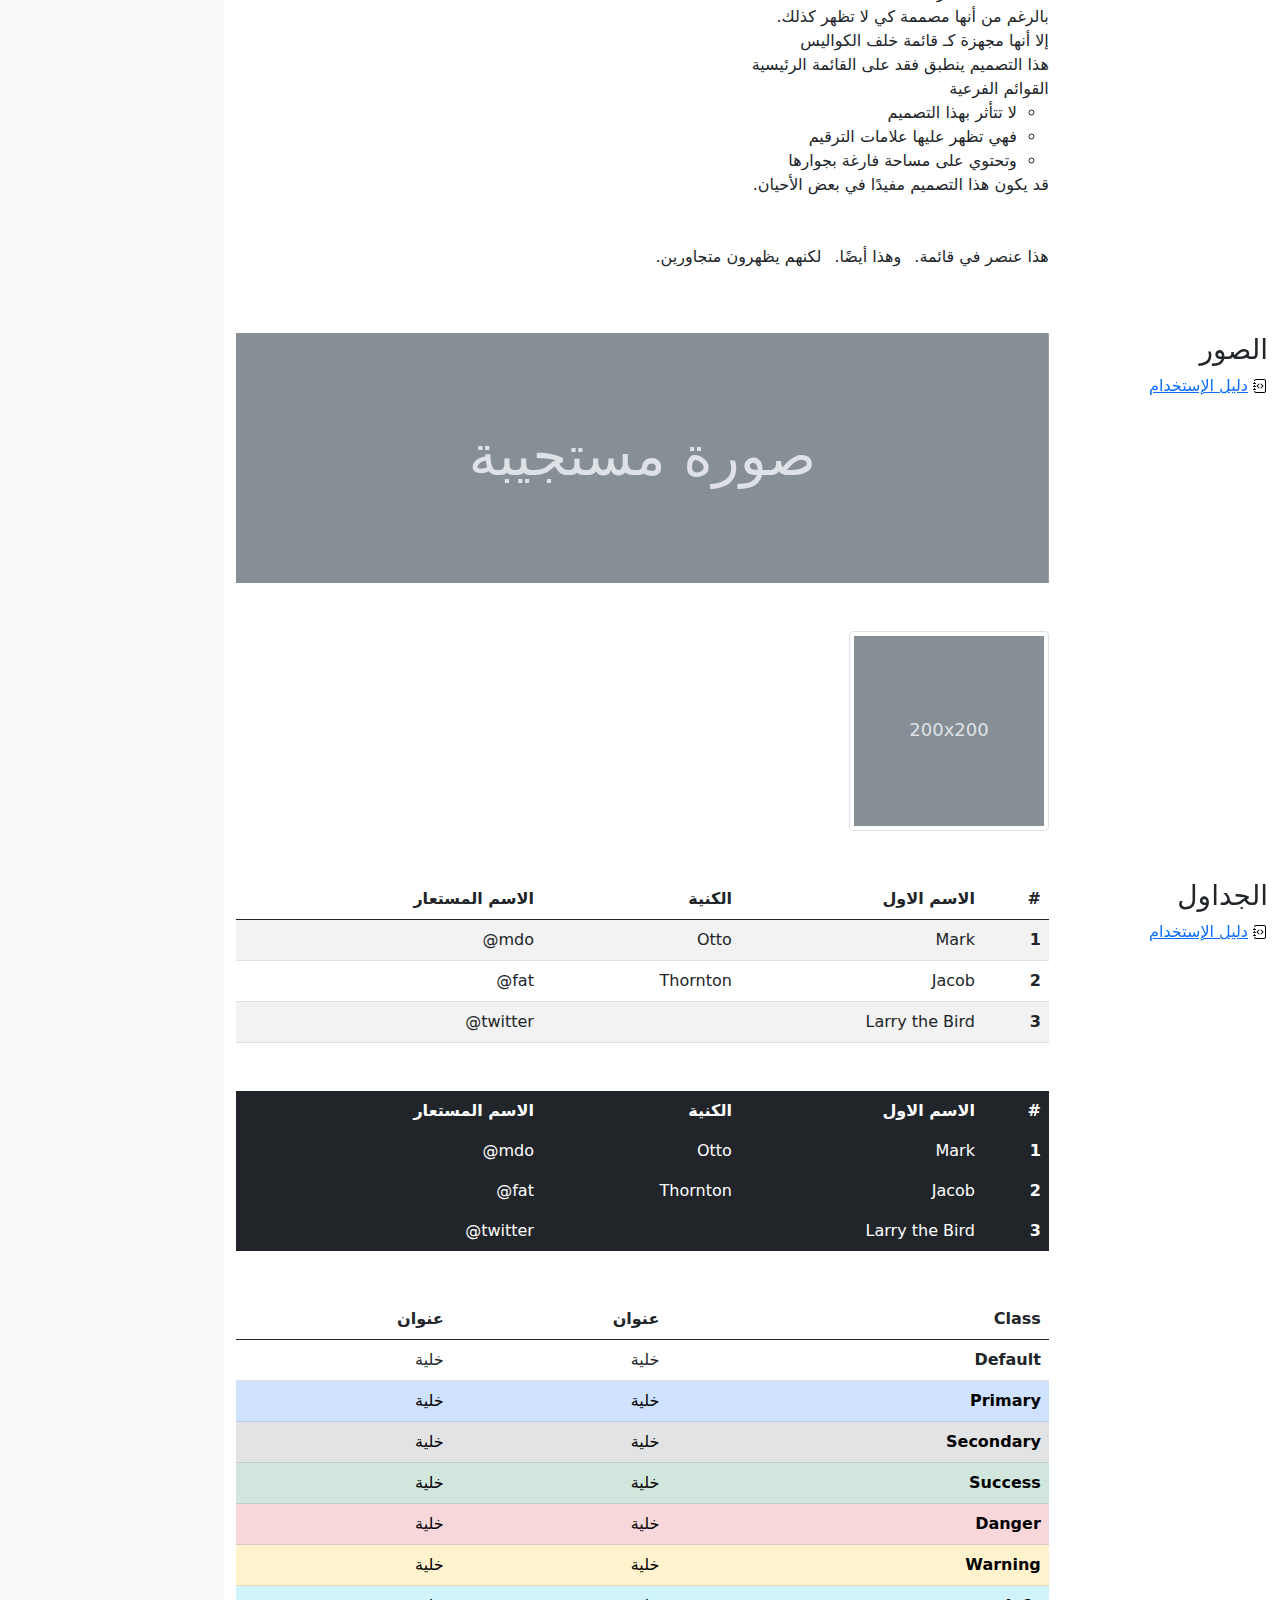
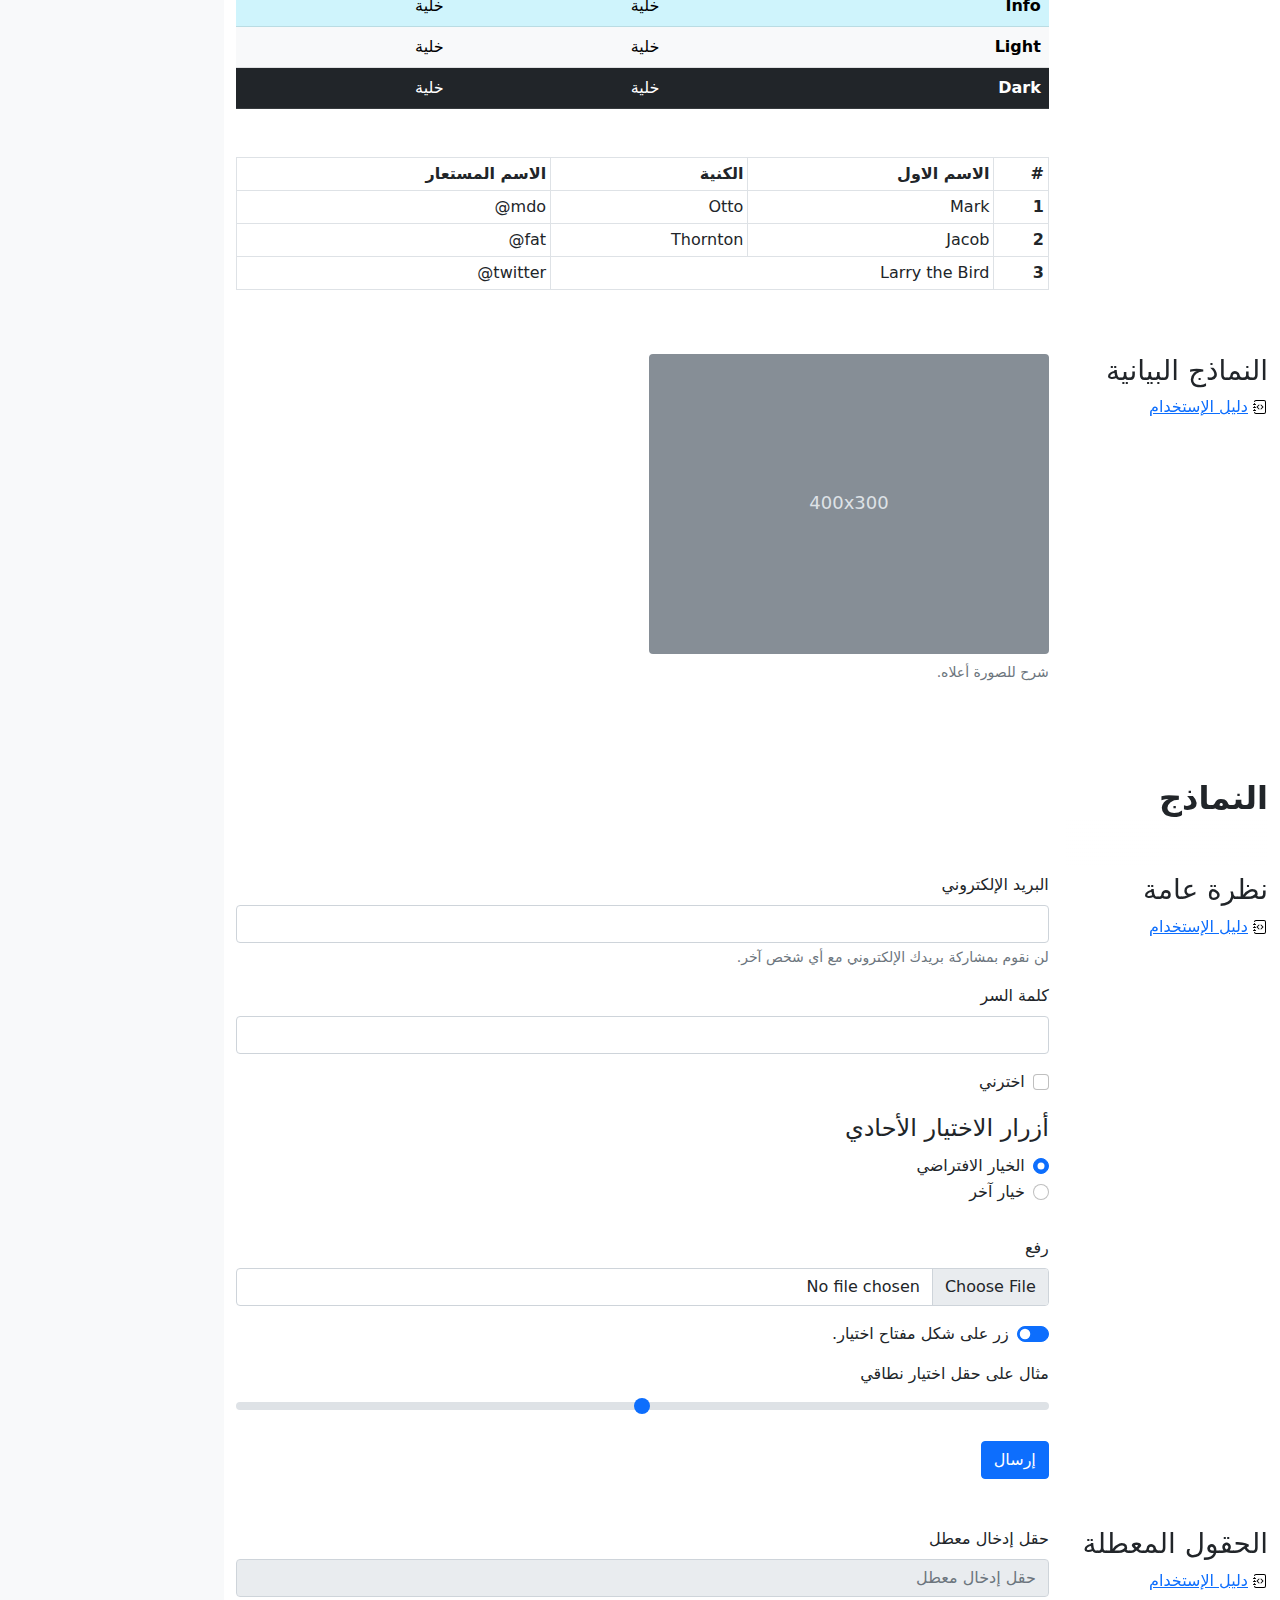
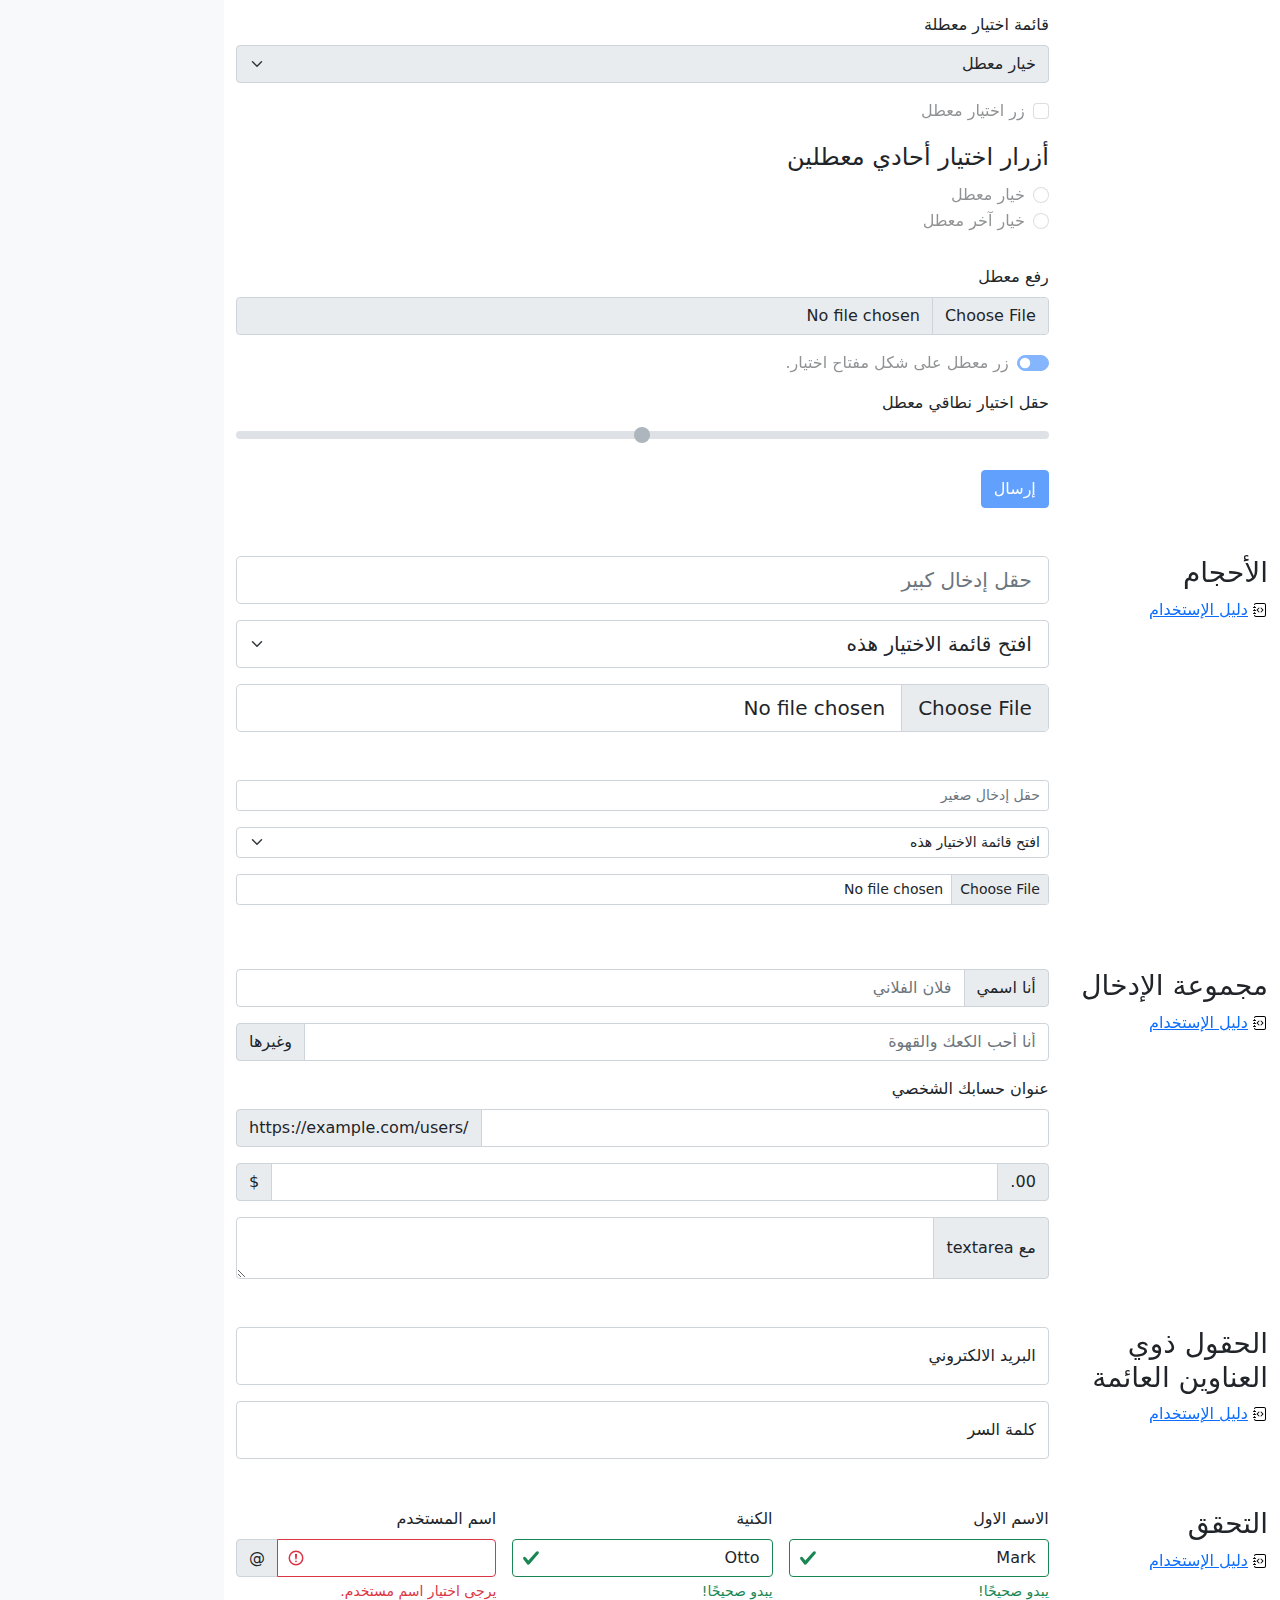
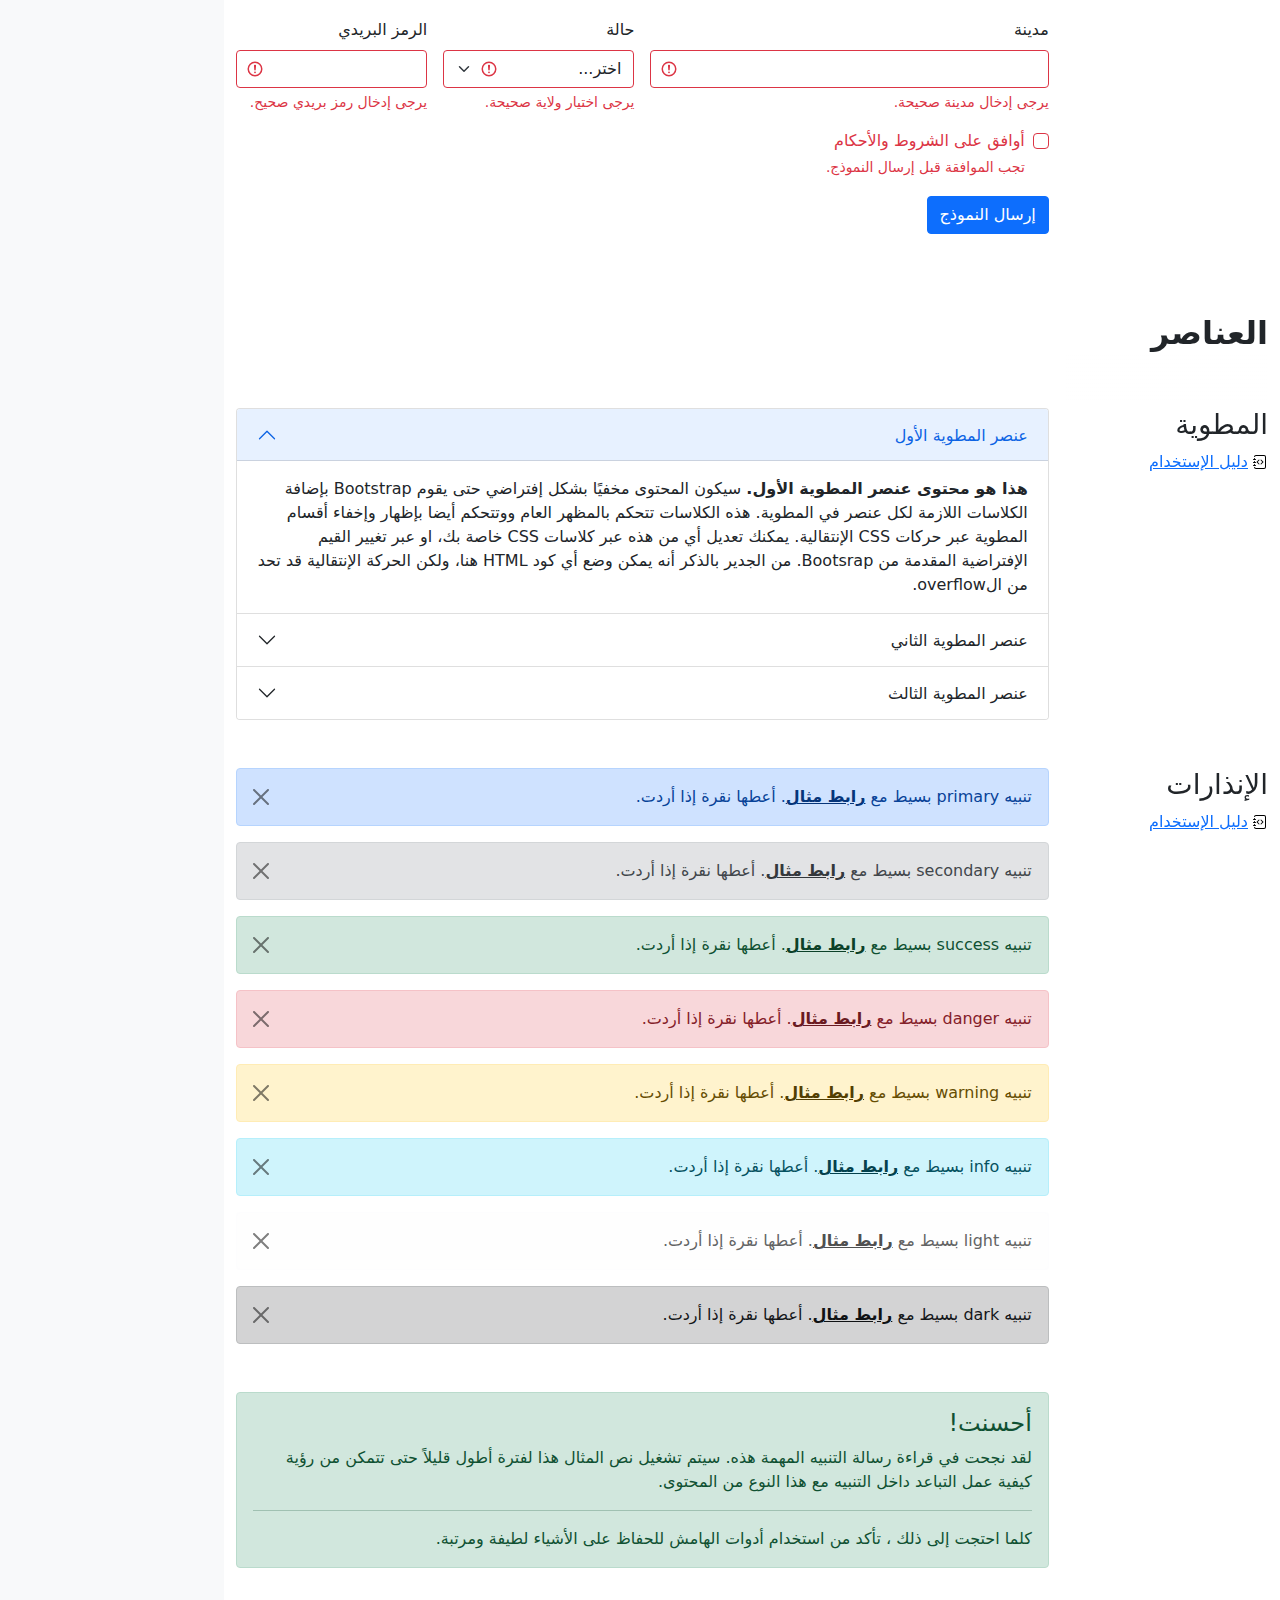
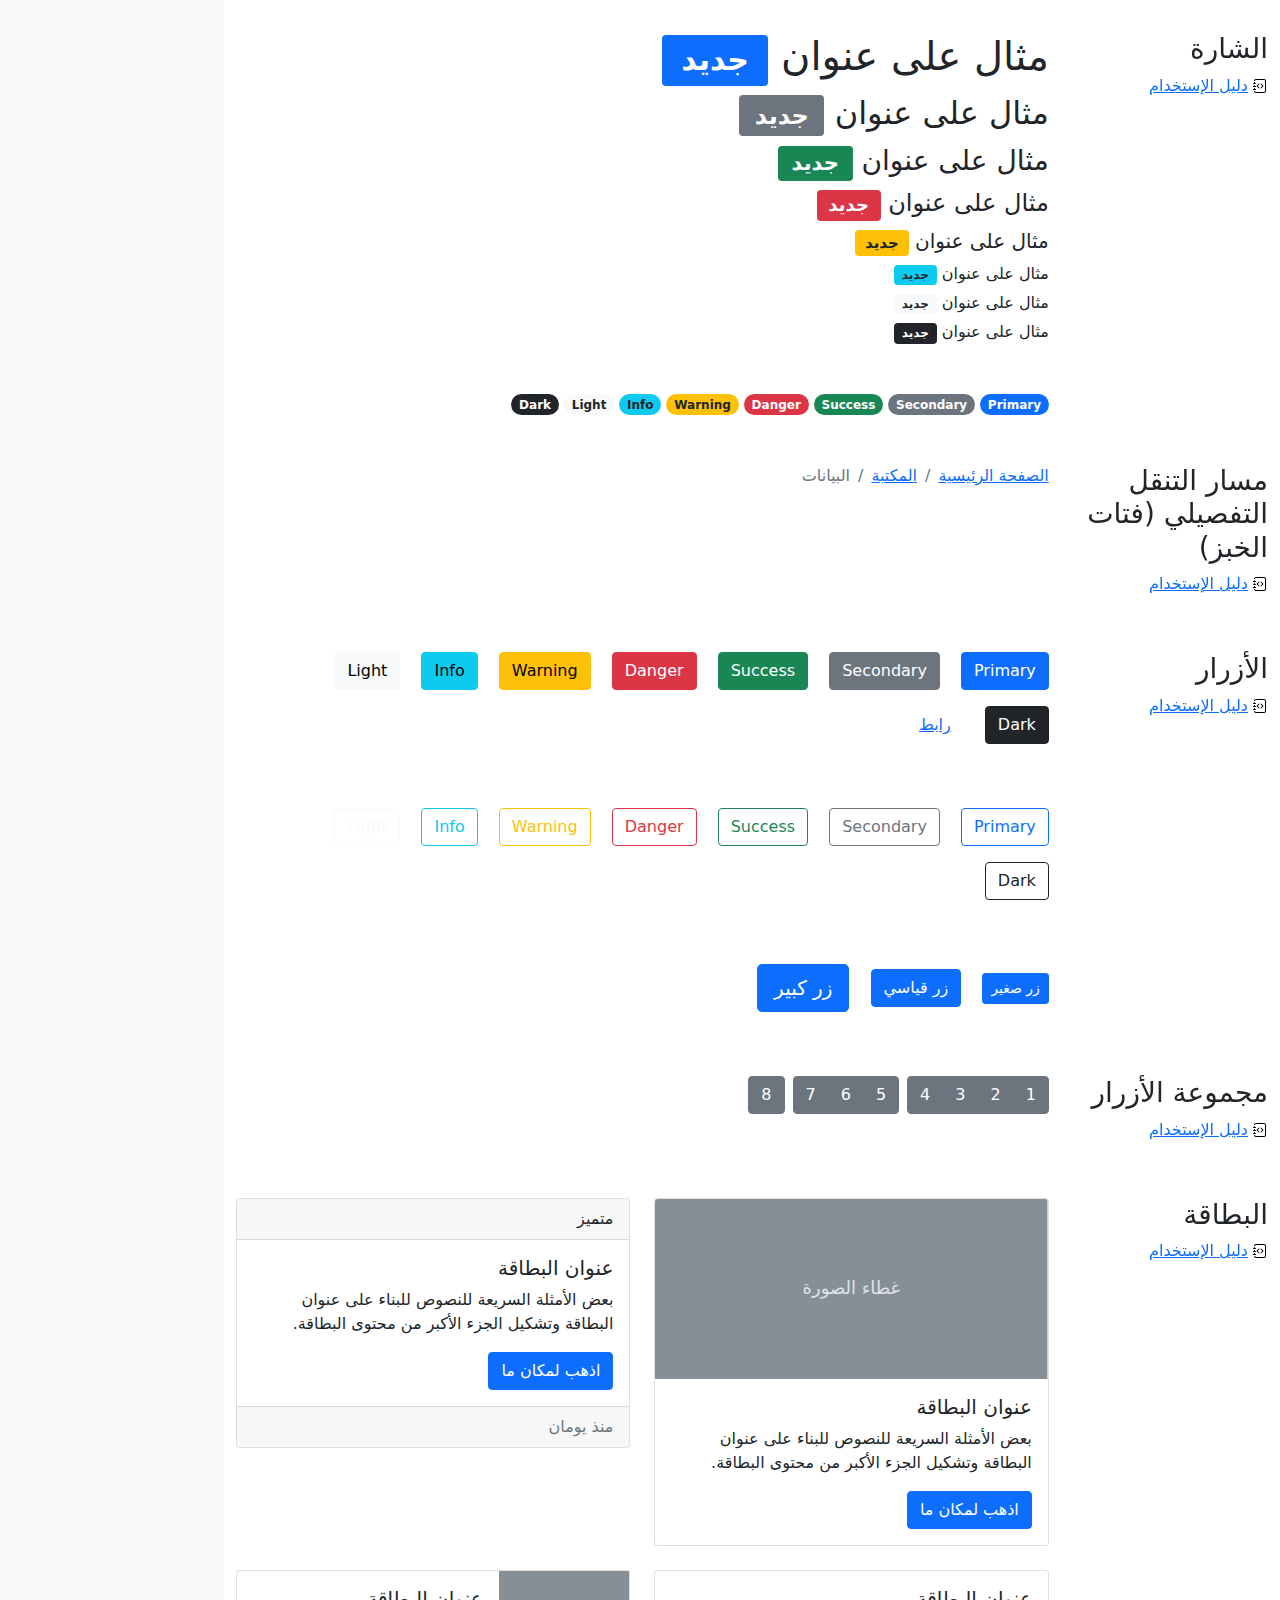
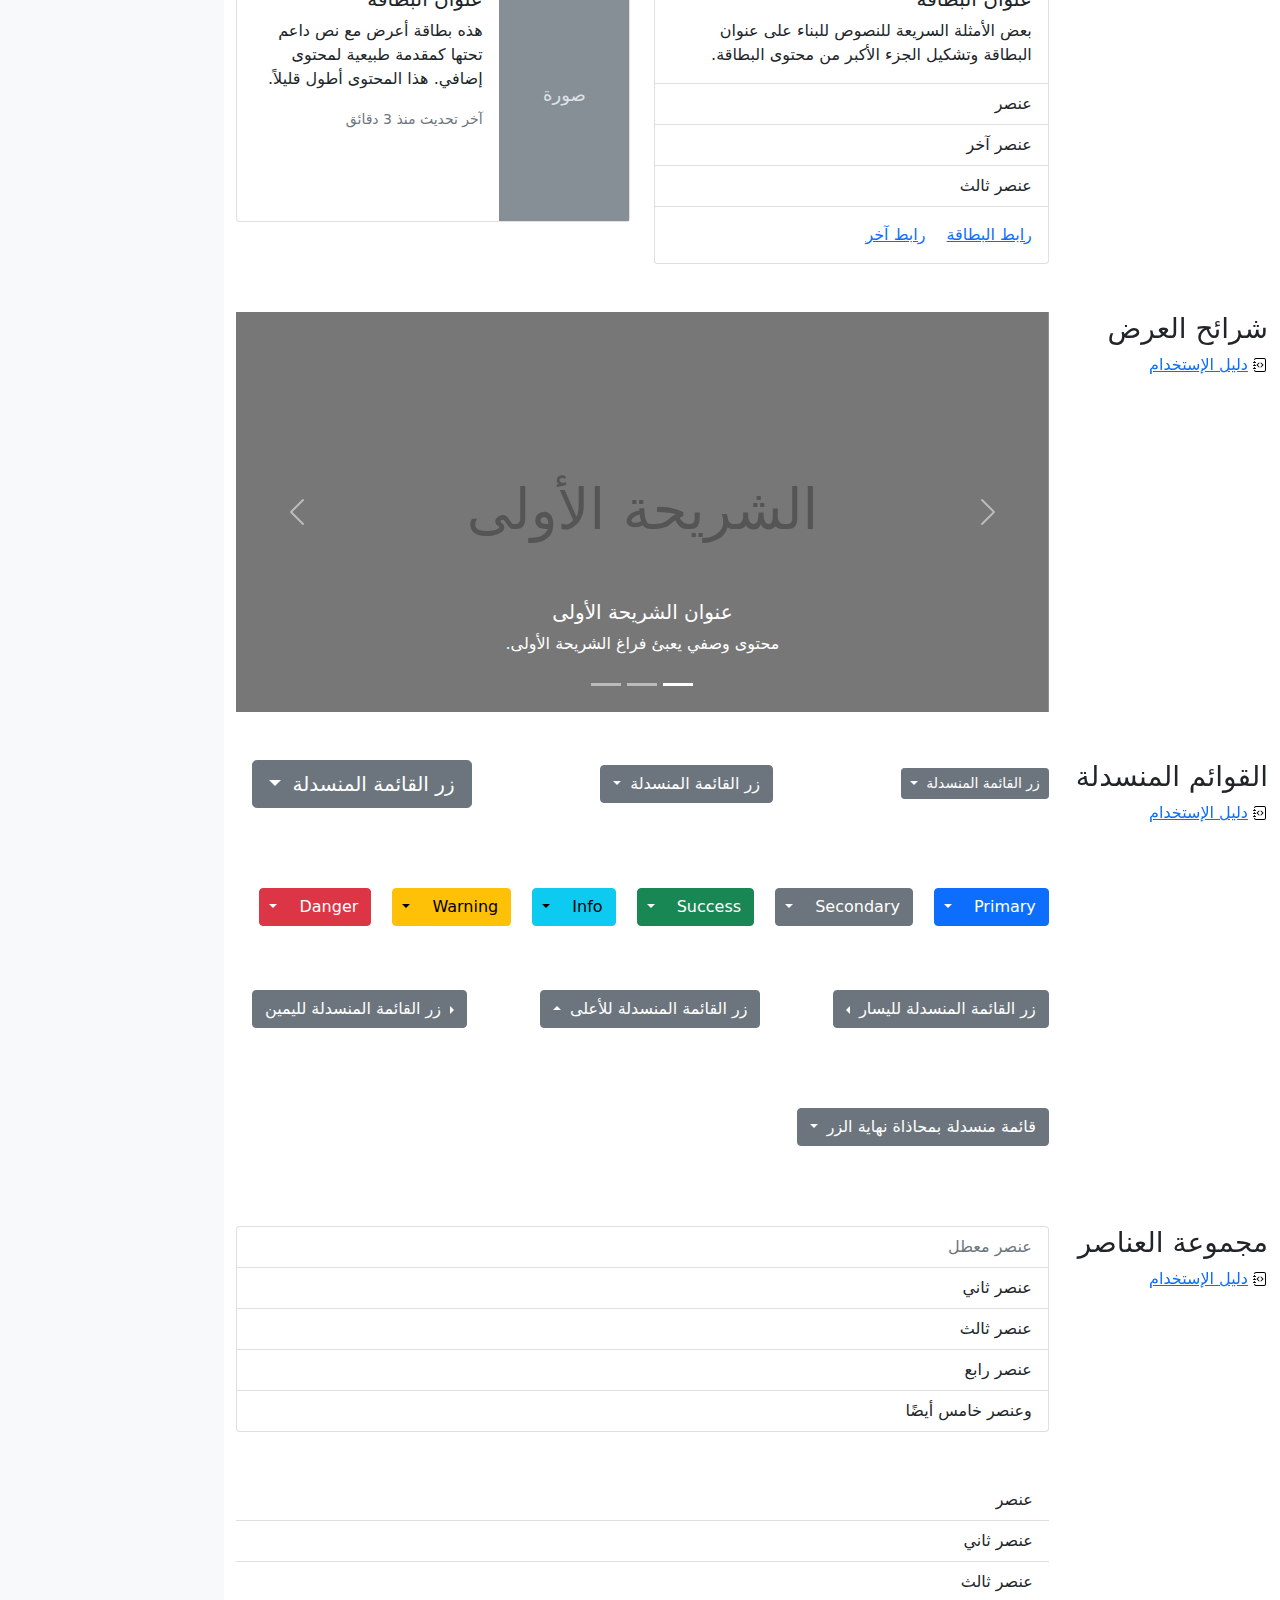
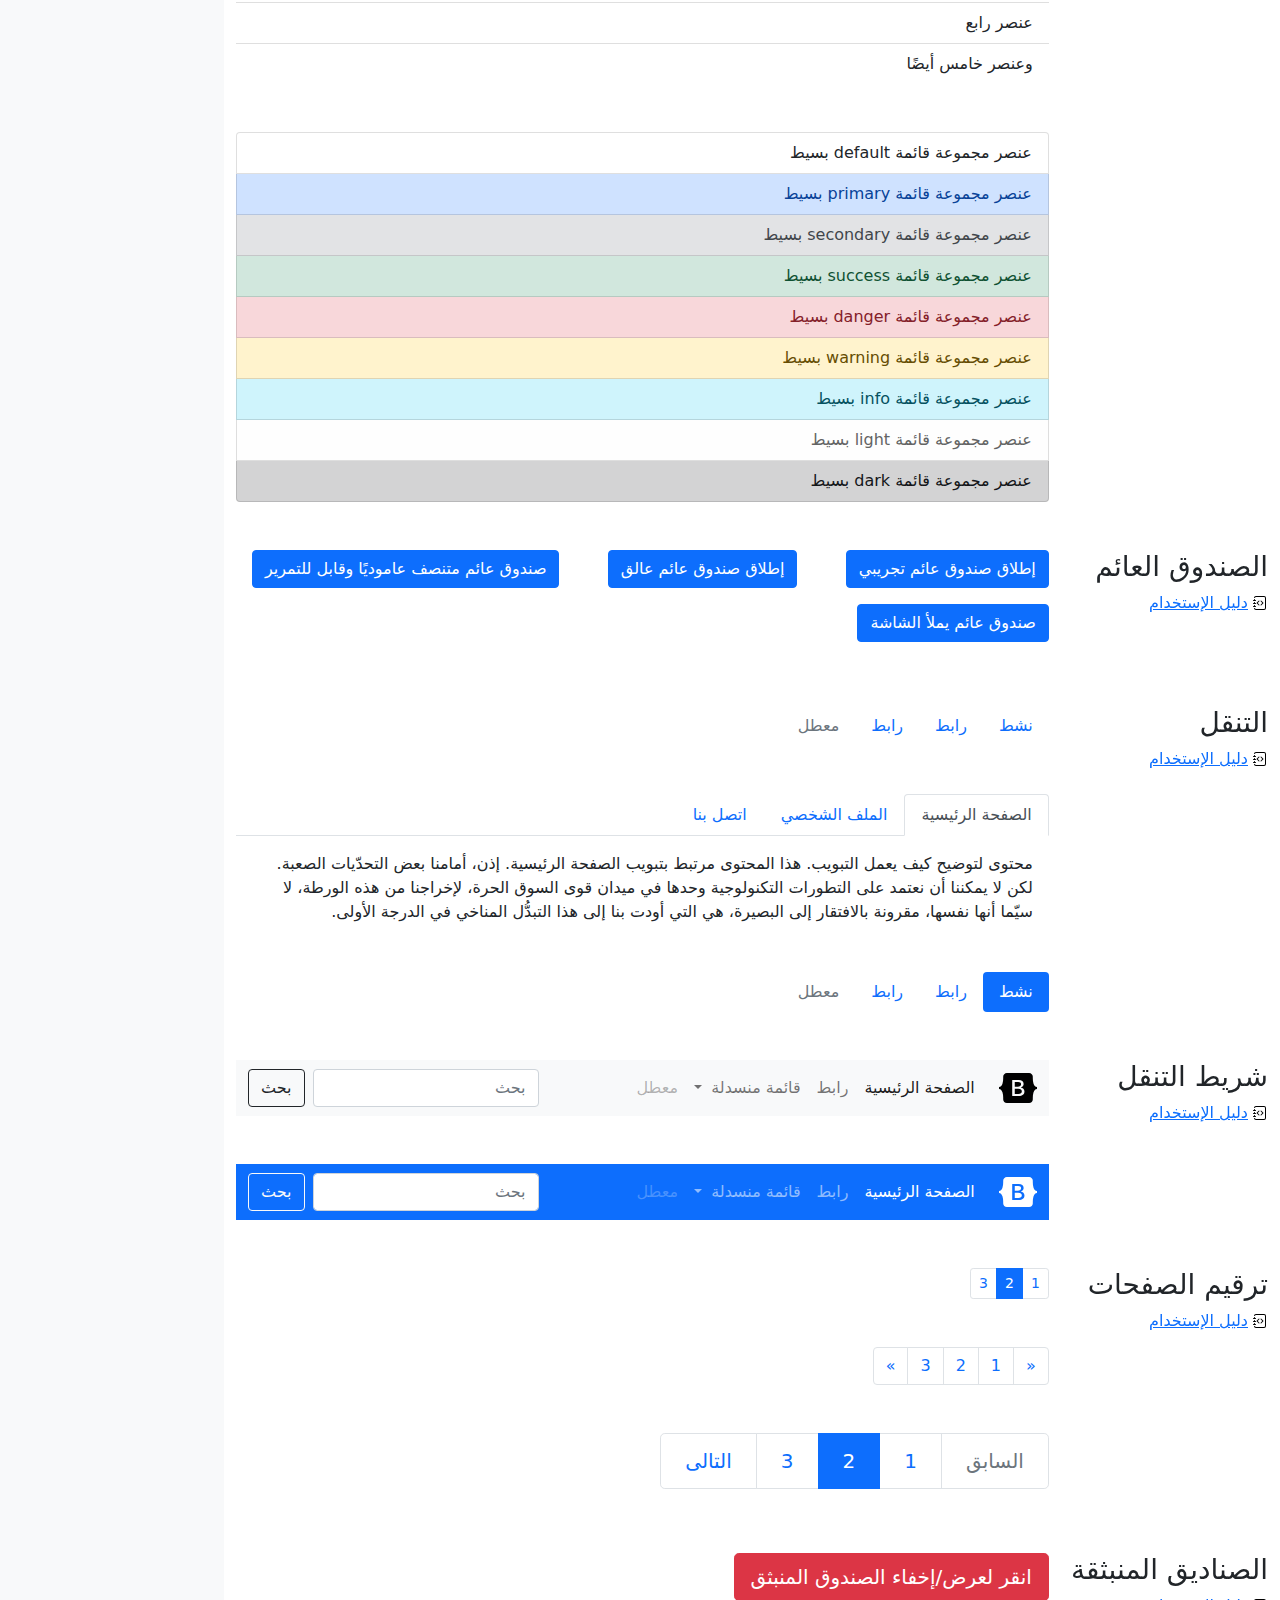
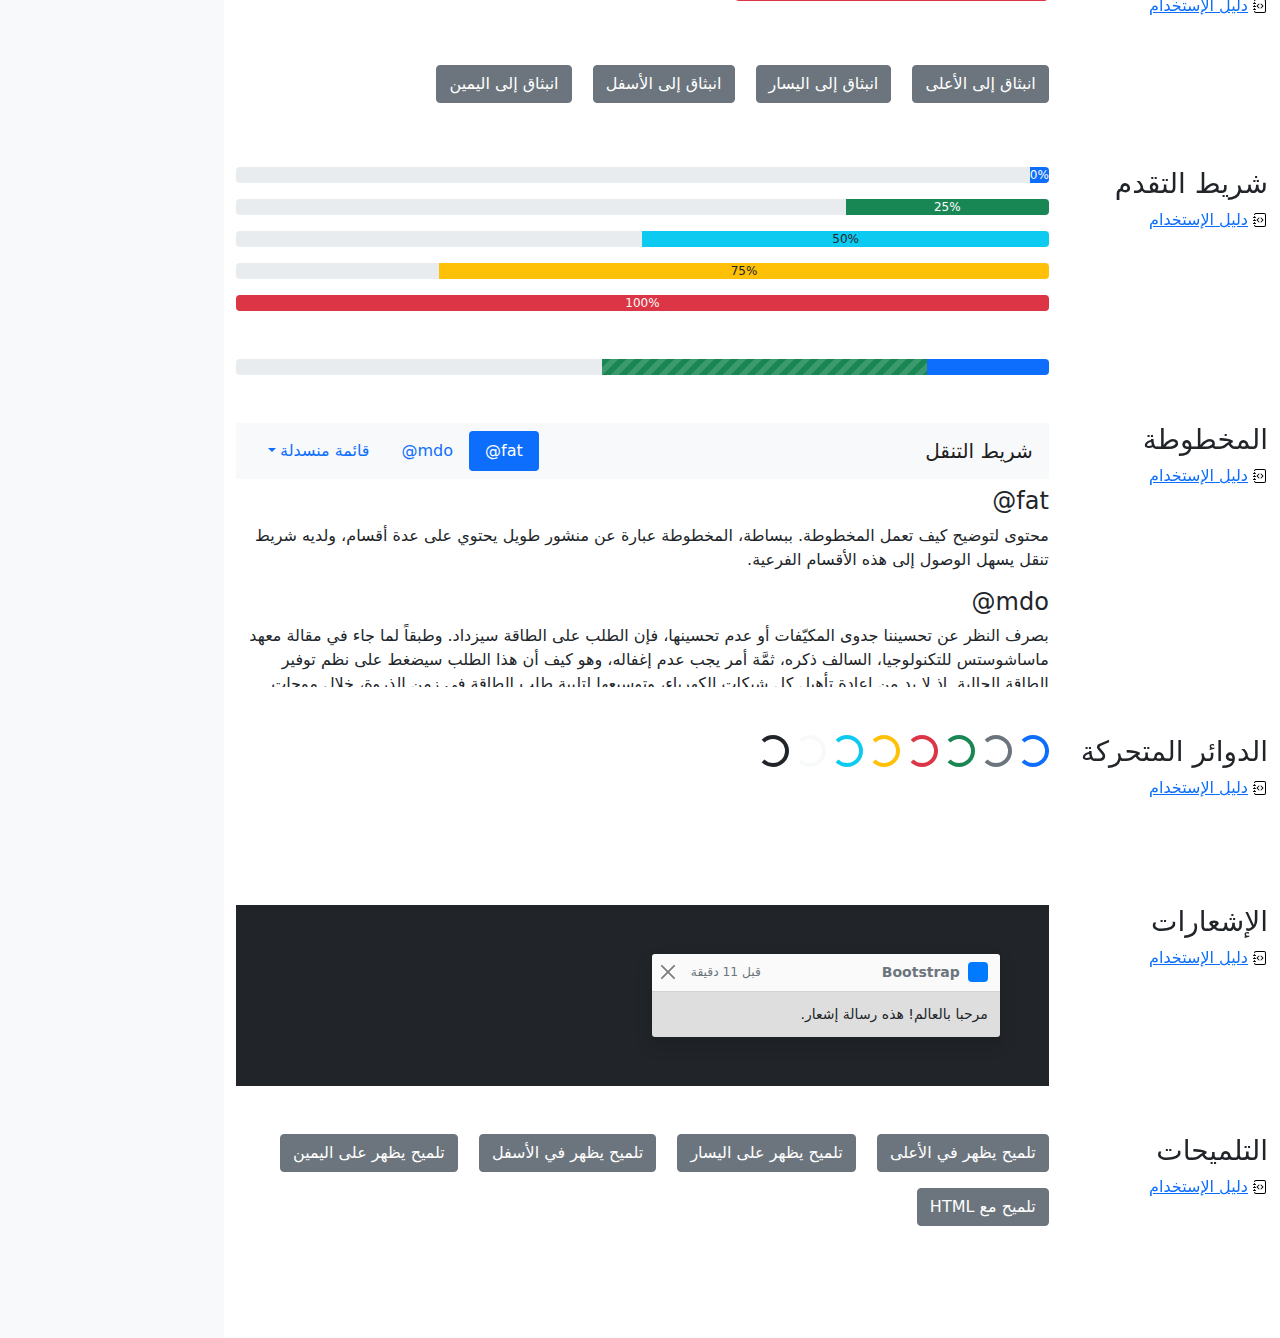
<file: bootstrap-5.0.2-examples/cheatsheet-rtl/index.html>
<!doctype html>
<html lang="ar" dir="rtl">
  <head>
    <meta charset="utf-8">
    <meta name="viewport" content="width=device-width, initial-scale=1">
    <meta name="description" content="">
    <meta name="author" content="Mark Otto, Jacob Thornton, and Bootstrap contributors">
    <meta name="generator" content="Hugo 0.84.0">
    <title>ورقة الغش · Bootstrap v5.0</title>

    <link rel="canonical" href="https://getbootstrap.com/docs/5.0/examples/cheatsheet-rtl/">

    

    <!-- Bootstrap core CSS -->
<link href="../assets/dist/css/bootstrap.rtl.min.css" rel="stylesheet">

    <style>
      .bd-placeholder-img {
        font-size: 1.125rem;
        text-anchor: middle;
        -webkit-user-select: none;
        -moz-user-select: none;
        user-select: none;
      }

      @media (min-width: 768px) {
        .bd-placeholder-img-lg {
          font-size: 3.5rem;
        }
      }
    </style>

    
    <!-- Custom styles for this template -->
    <link href="../cheatsheet/cheatsheet.rtl.css" rel="stylesheet">
  </head>
  <body class="bg-light">
    
<header class="bd-header bg-dark py-3 d-flex align-items-stretch border-bottom border-dark">
  <div class="container-fluid d-flex align-items-center">
    <h1 class="d-flex align-items-center fs-4 text-white mb-0">
      <img src="../assets/brand/bootstrap-logo-white.svg" width="38" height="30" class="me-3" alt="Bootstrap">
      ورقة الغش
    </h1>
    <a href="../examples/cheatsheet/" class="ms-auto link-light" hreflang="en">جدول بيانات LTR</a>
  </div>
</header>
<aside class="bd-aside sticky-xl-top text-muted align-self-start mb-3 mb-xl-5 px-2">
  <h2 class="h6 pt-4 pb-3 mb-4 border-bottom">على هذه الصفحة</h2>
  <nav class="small" id="toc">
    <ul class="list-unstyled">
      <li class="my-2">
        <button class="btn d-inline-flex align-items-center collapsed" data-bs-toggle="collapse" aria-expanded="false" data-bs-target="#contents-collapse" aria-controls="contents-collapse">المحتوى</button>
        <ul class="list-unstyled ps-3 collapse" id="contents-collapse">
          <li><a class="d-inline-flex align-items-center rounded" href="#typography">النصوص</a></li>
          <li><a class="d-inline-flex align-items-center rounded" href="#images">الصور</a></li>
          <li><a class="d-inline-flex align-items-center rounded" href="#tables">الجداول</a></li>
          <li><a class="d-inline-flex align-items-center rounded" href="#figures">النماذج البيانية</a></li>
        </ul>
      </li>
      <li class="my-2">
        <button class="btn d-inline-flex align-items-center collapsed" data-bs-toggle="collapse" aria-expanded="false" data-bs-target="#forms-collapse" aria-controls="forms-collapse">النماذج</button>
        <ul class="list-unstyled ps-3 collapse" id="forms-collapse">
          <li><a class="d-inline-flex align-items-center rounded" href="#overview">نظرة عامة</a></li>
          <li><a class="d-inline-flex align-items-center rounded" href="#disabled-forms">الحقول المعطلة</a></li>
          <li><a class="d-inline-flex align-items-center rounded" href="#sizing">الأحجام</a></li>
          <li><a class="d-inline-flex align-items-center rounded" href="#input-group">مجموعة الإدخال</a></li>
          <li><a class="d-inline-flex align-items-center rounded" href="#floating-labels">الحقول ذوي العناوين العائمة</a></li>
          <li><a class="d-inline-flex align-items-center rounded" href="#validation">التحقق</a></li>
        </ul>
      </li>
      <li class="my-2">
        <button class="btn d-inline-flex align-items-center collapsed" data-bs-toggle="collapse" aria-expanded="false" data-bs-target="#components-collapse" aria-controls="components-collapse">مكونات</button>
        <ul class="list-unstyled ps-3 collapse" id="components-collapse">
          <li><a class="d-inline-flex align-items-center rounded" href="#accordion">المطوية</a></li>
          <li><a class="d-inline-flex align-items-center rounded" href="#alerts">الإنذارات</a></li>
          <li><a class="d-inline-flex align-items-center rounded" href="#badge">الشارة</a></li>
          <li><a class="d-inline-flex align-items-center rounded" href="#breadcrumb">مسار التنقل التفصيلي</a></li>
          <li><a class="d-inline-flex align-items-center rounded" href="#buttons">الأزرار</a></li>
          <li><a class="d-inline-flex align-items-center rounded" href="#button-group">مجموعة الأزرار</a></li>
          <li><a class="d-inline-flex align-items-center rounded" href="#card">البطاقة</a></li>
          <li><a class="d-inline-flex align-items-center rounded" href="#carousel">شرائح العرض</a></li>
          <li><a class="d-inline-flex align-items-center rounded" href="#dropdowns">القوائم المنسدلة</a></li>
          <li><a class="d-inline-flex align-items-center rounded" href="#list-group">مجموعة العناصر</a></li>
          <li><a class="d-inline-flex align-items-center rounded" href="#modal">الصندوق العائم</a></li>
          <li><a class="d-inline-flex align-items-center rounded" href="#navs">التنقل</a></li>
          <li><a class="d-inline-flex align-items-center rounded" href="#navbar">شريط التنقل</a></li>
          <li><a class="d-inline-flex align-items-center rounded" href="#pagination">ترقيم الصفحات</a></li>
          <li><a class="d-inline-flex align-items-center rounded" href="#popovers">الصناديق المنبثقة</a></li>
          <li><a class="d-inline-flex align-items-center rounded" href="#progress">شريط التقدم</a></li>
          <li><a class="d-inline-flex align-items-center rounded" href="#scrollspy">المخطوطة</a></li>
          <li><a class="d-inline-flex align-items-center rounded" href="#spinners">الدوائر المتحركة</a></li>
          <li><a class="d-inline-flex align-items-center rounded" href="#toasts">الإشعارات</a></li>
          <li><a class="d-inline-flex align-items-center rounded" href="#tooltips">التلميحات</a></li>
        </ul>
      </li>
    </ul>
  </nav>
</aside>
<div class="bd-cheatsheet container-fluid bg-body">
  <section id="content">
    <h2 class="sticky-xl-top fw-bold pt-3 pt-xl-5 pb-2 pb-xl-3">المحتوى</h2>

    <article class="my-3" id="typography">
      <div class="bd-heading sticky-xl-top align-self-start mt-5 mb-3 mt-xl-0 mb-xl-2">
        <h3>النصوص</h3>
        <a class="d-flex align-items-center" hreflang="en" href="../content/typography/">دليل الإستخدام</a>
      </div>

      <div>
        <div class="bd-example">
        <p class="display-1">العرض 1</p>
        <p class="display-2">العرض 2</p>
        <p class="display-3">العرض 3</p>
        <p class="display-4">العرض 4</p>
        <p class="display-5">العرض 5</p>
        <p class="display-6">العرض 6</p>
        </div>

        <div class="bd-example">
        <p class="h1">عنوان 1</p>
        <p class="h2">عنوان 2</p>
        <p class="h3">عنوان 3</p>
        <p class="h4">عنوان 4</p>
        <p class="h5">عنوان 5</p>
        <p class="h6">عنوان 6</p>
        </div>

        <div class="bd-example">
        <p class="lead">
          هذه قطعة إملائية متميزة، فهي مصممة لتكون بارزة من بين القطع الإملائية الأخرى.
        </p>
        </div>

        <div class="bd-example">
        <p>يمكنك استخدام تصنيف mark <mark>لتحديد</mark> نص.</p>
        <p><del>من المفترض أن يتم التعامل مع هذا السطر كنص محذوف.</del></p>
        <p><s>من المفترض أن يتم التعامل مع هذا السطر على أنه لم يعد دقيقًا.</s></p>
        <p><ins>من المفترض أن يتم التعامل مع هذا السطر كإضافة إلى المستند.</ins></p>
        <p><u>سيتم عرض النص في هذا السطر كما وتحته خط.</u></p>
        <p><small>من المفترض أن يتم التعامل مع هذا السطر على أنه يحوي تفاصيل صغيرة.</small></p>
        <p><strong>هذا السطر يحوي نص عريض.</strong></p>
        <p><em>هذا السطر يحوي نص مائل.</em></p>
        </div>

        <div class="bd-example">
        <blockquote class="blockquote">
          <p>إقتباس مبهر، موضوع في عنصر blockquote</p>
          <footer class="blockquote-footer">شخص مشهور في <cite title= "عنوان المصدر"> عنوان المصدر </cite></footer>
        </blockquote>
        </div>

        <div class="bd-example">
        <ul class="list-unstyled">
          <li>هذه قائمة عناصر.</li>
          <li>بالرغم من أنها مصممة كي لا تظهر كذلك.</li>
          <li>إلا أنها مجهزة كـ قائمة خلف الكواليس</li>
          <li>هذا التصميم ينطبق فقد على القائمة الرئيسية</li>
          <li>القوائم الفرعية
            <ul>
              <li>لا تتأثر بهذا التصميم</li>
              <li>فهي تظهر عليها علامات الترقيم</li>
              <li>وتحتوي على مساحة فارغة بجوارها</li>
            </ul>
          </li>
          <li>قد يكون هذا التصميم مفيدًا في بعض الأحيان.</li>
        </ul>
        </div>

        <div class="bd-example">
        <ul class="list-inline">
          <li class="list-inline-item">هذا عنصر في قائمة.</li>
          <li class="list-inline-item">وهذا أيضًا.</li>
          <li class="list-inline-item">لكنهم يظهرون متجاورين.</li>
        </ul>
        </div>
      </div>
    </article>
    <article class="my-3" id="images">
      <div class="bd-heading sticky-xl-top align-self-start mt-5 mb-3 mt-xl-0 mb-xl-2">
        <h3>الصور</h3>
        <a class="d-flex align-items-center" hreflang="en" href="../content/images/">دليل الإستخدام</a>
      </div>

      <div>
        <div class="bd-example">
        <svg class="bd-placeholder-img bd-placeholder-img-lg img-fluid" width="100%" height="250" xmlns="http://www.w3.org/2000/svg" role="img" aria-label="Placeholder: صورة مستجيبة" preserveAspectRatio="xMidYMid slice" focusable="false"><title>Placeholder</title><rect width="100%" height="100%" fill="#868e96"/><text x="50%" y="50%" fill="#dee2e6" dy=".3em">صورة مستجيبة</text></svg>

        </div>

        <div class="bd-example">
        <svg class="bd-placeholder-img img-thumbnail" width="200" height="200" xmlns="http://www.w3.org/2000/svg" role="img" aria-label="صورة عنصر نائب مربع عام مع حدود بيضاء حولها ، مما يجعلها تشبه صورة تم التقاطها بكاميرا فورية قديمة: 200x200" preserveAspectRatio="xMidYMid slice" focusable="false"><title>صورة عنصر نائب مربع عام مع حدود بيضاء حولها ، مما يجعلها تشبه صورة تم التقاطها بكاميرا فورية قديمة</title><rect width="100%" height="100%" fill="#868e96"/><text x="50%" y="50%" fill="#dee2e6" dy=".3em">200x200</text></svg>

        </div>
      </div>
    </article>
    <article class="my-3" id="tables">
      <div class="bd-heading sticky-xl-top align-self-start mt-5 mb-3 mt-xl-0 mb-xl-2">
        <h3>الجداول</h3>
        <a class="d-flex align-items-center" hreflang="en" href="../content/tables/">دليل الإستخدام</a>
      </div>

      <div>
        <div class="bd-example">
        <table class="table table-striped">
          <thead>
          <tr>
            <th scope="col">#</th>
            <th scope="col">الاسم الاول</th>
            <th scope="col">الكنية</th>
            <th scope="col">الاسم المستعار</th>
          </tr>
          </thead>
          <tbody>
          <tr>
            <th scope="row">1</th>
            <td>Mark</td>
            <td>Otto</td>
            <td><bdo lang="en" dir="ltr">@mdo</bdo></td>
          </tr>
          <tr>
            <th scope="row">2</th>
            <td>Jacob</td>
            <td>Thornton</td>
            <td><bdo lang="en" dir="ltr">@fat</bdo></td>
          </tr>
          <tr>
            <th scope="row">3</th>
            <td colspan="2">Larry the Bird</td>
            <td><bdo lang="en" dir="ltr">@twitter</bdo></td>
          </tr>
          </tbody>
        </table>
        </div>

        <div class="bd-example">
        <table class="table table-dark table-borderless">
          <thead>
          <tr>
            <th scope="col">#</th>
            <th scope="col">الاسم الاول</th>
            <th scope="col">الكنية</th>
            <th scope="col">الاسم المستعار</th>
          </tr>
          </thead>
          <tbody>
          <tr>
            <th scope="row">1</th>
            <td>Mark</td>
            <td>Otto</td>
            <td><bdo lang="en" dir="ltr">@mdo</bdo></td>
          </tr>
          <tr>
            <th scope="row">2</th>
            <td>Jacob</td>
            <td>Thornton</td>
            <td><bdo lang="en" dir="ltr">@fat</bdo></td>
          </tr>
          <tr>
            <th scope="row">3</th>
            <td colspan="2">Larry the Bird</td>
            <td><bdo lang="en" dir="ltr">@twitter</bdo></td>
          </tr>
          </tbody>
        </table>
        </div>

        <div class="bd-example">
        <table class="table table-hover">
          <thead>
          <tr>
            <th scope="col">Class</th>
            <th scope="col">عنوان</th>
            <th scope="col">عنوان</th>
          </tr>
          </thead>
          <tbody>
          <tr>
            <th scope="row">Default</th>
            <td>خلية</td>
            <td>خلية</td>
          </tr>
          
          <tr class="table-primary">
            <th scope="row">Primary</th>
            <td>خلية</td>
            <td>خلية</td>
          </tr>
          <tr class="table-secondary">
            <th scope="row">Secondary</th>
            <td>خلية</td>
            <td>خلية</td>
          </tr>
          <tr class="table-success">
            <th scope="row">Success</th>
            <td>خلية</td>
            <td>خلية</td>
          </tr>
          <tr class="table-danger">
            <th scope="row">Danger</th>
            <td>خلية</td>
            <td>خلية</td>
          </tr>
          <tr class="table-warning">
            <th scope="row">Warning</th>
            <td>خلية</td>
            <td>خلية</td>
          </tr>
          <tr class="table-info">
            <th scope="row">Info</th>
            <td>خلية</td>
            <td>خلية</td>
          </tr>
          <tr class="table-light">
            <th scope="row">Light</th>
            <td>خلية</td>
            <td>خلية</td>
          </tr>
          <tr class="table-dark">
            <th scope="row">Dark</th>
            <td>خلية</td>
            <td>خلية</td>
          </tr>
          </tbody>
        </table>
        </div>

        <div class="bd-example">
        <table class="table table-sm table-bordered">
          <thead>
          <tr>
            <th scope="col">#</th>
            <th scope="col">الاسم الاول</th>
            <th scope="col">الكنية</th>
            <th scope="col">الاسم المستعار</th>
          </tr>
          </thead>
          <tbody>
          <tr>
            <th scope="row">1</th>
            <td>Mark</td>
            <td>Otto</td>
            <td><bdo lang="en" dir="ltr">@mdo</bdo></td>
          </tr>
          <tr>
            <th scope="row">2</th>
            <td>Jacob</td>
            <td>Thornton</td>
            <td><bdo lang="en" dir="ltr">@fat</bdo></td>
          </tr>
          <tr>
            <th scope="row">3</th>
            <td colspan="2">Larry the Bird</td>
            <td><bdo lang="en" dir="ltr">@twitter</bdo></td>
          </tr>
          </tbody>
        </table>
        </div>
      </div>
    </article>
    <article class="my-3" id="figures">
      <div class="bd-heading sticky-xl-top align-self-start mt-5 mb-3 mt-xl-0 mb-xl-2">
        <h3>النماذج البيانية</h3>
        <a class="d-flex align-items-center" hreflang="en" href="../content/figures/">دليل الإستخدام</a>
      </div>

      <div>
        <div class="bd-example">
        <figure class="figure">
          <svg class="bd-placeholder-img figure-img img-fluid rounded" width="400" height="300" xmlns="http://www.w3.org/2000/svg" role="img" aria-label="Placeholder: 400x300" preserveAspectRatio="xMidYMid slice" focusable="false"><title>Placeholder</title><rect width="100%" height="100%" fill="#868e96"/><text x="50%" y="50%" fill="#dee2e6" dy=".3em">400x300</text></svg>

          <figcaption class="figure-caption">شرح للصورة أعلاه.</figcaption>
        </figure>
        </div>
      </div>
    </article>
  </section>

  <section id="forms">
    <h2 class="sticky-xl-top fw-bold pt-3 pt-xl-5 pb-2 pb-xl-3">النماذج</h2>

    <article class="my-3" id="overview">
      <div class="bd-heading sticky-xl-top align-self-start mt-5 mb-3 mt-xl-0 mb-xl-2">
        <h3>نظرة عامة</h3>
        <a class="d-flex align-items-center" hreflang="en" href="../forms/overview/">دليل الإستخدام</a>
      </div>

      <div>
        <div class="bd-example">
        <form>
          <div class="mb-3">
            <label for="exampleInputEmail1" class="form-label">البريد الإلكتروني</label>
            <input type="email" class="form-control" id="exampleInputEmail1" aria-describedby="emailHelp">
            <div id="emailHelp" class="form-text">لن نقوم بمشاركة بريدك الإلكتروني مع أي شخص آخر.</div>
          </div>
          <div class="mb-3">
            <label for="exampleInputPassword1" class="form-label">كلمة السر</label>
            <input type="password" class="form-control" id="exampleInputPassword1">
          </div>
          <div class="mb-3 form-check">
            <input type="checkbox" class="form-check-input" id="exampleCheck1">
            <label class="form-check-label" for="exampleCheck1">اخترني</label>
          </div>
          <fieldset class="mb-3">
            <legend>أزرار الاختيار الأحادي</legend>
            <div class="form-check">
              <input type="radio" name="radios" class="form-check-input" id="exampleRadio1" checked>
              <label class="form-check-label" for="exampleRadio1">الخيار الافتراضي</label>
            </div>
            <div class="mb-3 form-check">
              <input type="radio" name="radios" class="form-check-input" id="exampleRadio2">
              <label class="form-check-label" for="exampleRadio2">خيار آخر</label>
            </div>
          </fieldset>
          <div class="mb-3">
            <label class="form-label" for="customFile">رفع</label>
            <input type="file" class="form-control" id="customFile">
          </div>
          <div class="mb-3 form-check form-switch">
            <input class="form-check-input" type="checkbox" id="flexSwitchCheckChecked" checked>
            <label class="form-check-label" for="flexSwitchCheckChecked">زر على شكل مفتاح اختيار.</label>
          </div>
          <div class="mb-3">
            <label for="customRange3" class="form-label">مثال على حقل اختيار نطاقي</label>
            <input type="range" class="form-range" min="0" max="5" step="0.5" id="customRange3">
          </div>
          <button type="submit" class="btn btn-primary">إرسال</button>
        </form>
        </div>
      </div>
    </article>
    <article class="my-3" id="disabled-forms">
      <div class="bd-heading sticky-xl-top align-self-start mt-5 mb-3 mt-xl-0 mb-xl-2">
        <h3>الحقول المعطلة</h3>
        <a class="d-flex align-items-center" hreflang="en" href="../forms/overview/#disabled-forms">دليل الإستخدام</a>
      </div>

      <div>
        <div class="bd-example">
        <form>
          <fieldset disabled aria-label="مثال على مجموعة الحقول المعطلة">
            <div class="mb-3">
              <label for="disabledTextInput" class="form-label">حقل إدخال معطل</label>
              <input type="text" id="disabledTextInput" class="form-control" placeholder="حقل إدخال معطل">
            </div>
            <div class="mb-3">
              <label for="disabledSelect" class="form-label">قائمة اختيار معطلة</label>
              <select id="disabledSelect" class="form-select">
                <option>خيار معطل</option>
              </select>
            </div>
            <div class="mb-3">
              <div class="form-check">
                <input class="form-check-input" type="checkbox" id="disabledFieldsetCheck" disabled>
                <label class="form-check-label" for="disabledFieldsetCheck">
                  زر اختيار معطل
                </label>
              </div>
            </div>
            <fieldset class="mb-3">
              <legend>أزرار اختيار أحادي معطلين</legend>
              <div class="form-check">
                <input type="radio" name="radios" class="form-check-input" id="disabledRadio1" disabled>
                <label class="form-check-label" for="disabledRadio1">خيار معطل</label>
              </div>
              <div class="mb-3 form-check">
                <input type="radio" name="radios" class="form-check-input" id="disabledRadio2" disabled>
                <label class="form-check-label" for="disabledRadio2">خيار آخر معطل</label>
              </div>
            </fieldset>
            <div class="mb-3">
              <label class="form-label" for="disabledCustomFile">رفع معطل</label>
              <input type="file" class="form-control" id="disabledCustomFile" disabled>
            </div>
            <div class="mb-3 form-check form-switch">
              <input class="form-check-input" type="checkbox" id="disabledSwitchCheckChecked" checked disabled>
              <label class="form-check-label" for="disabledSwitchCheckChecked">زر معطل على شكل مفتاح اختيار.</label>
            </div>
            <div class="mb-3">
              <label for="disabledRange" class="form-label">حقل اختيار نطاقي معطل</label>
              <input type="range" class="form-range" min="0" max="5" step="0.5" id="disabledRange">
            </div>
            <button type="submit" class="btn btn-primary">إرسال</button>
          </fieldset>
        </form>
        </div>
      </div>
    </article>
    <article class="my-3" id="sizing">
      <div class="bd-heading sticky-xl-top align-self-start mt-5 mb-3 mt-xl-0 mb-xl-2">
        <h3>الأحجام</h3>
        <a class="d-flex align-items-center" hreflang="en" href="../forms/form-control/#sizing">دليل الإستخدام</a>
      </div>

      <div>
        <div class="bd-example">
        <div class="mb-3">
          <input class="form-control form-control-lg" type="text" placeholder="حقل إدخال كبير" aria-label=".form-control-lg مثال">
        </div>
        <div class="mb-3">
          <select class="form-select form-select-lg mb-3" aria-label=".form-select-lg مثال">
            <option selected>افتح قائمة الاختيار هذه</option>
            <option value="1">واحد</option>
            <option value="2">اثنان</option>
            <option value="3">ثلاثة</option>
          </select>
        </div>
        <div class="mb-3">
          <input type="file" class="form-control form-control-lg" aria-label="مثال على إدخال ملف كبير">
        </div>
        </div>

        <div class="bd-example">
        <div class="mb-3">
          <input class="form-control form-control-sm" type="text" placeholder="حقل إدخال صغير" aria-label=".form-control-sm مثال">
        </div>
        <div class="mb-3">
          <select class="form-select form-select-sm" aria-label=".form-select-sm مثال">
            <option selected>افتح قائمة الاختيار هذه</option>
            <option value="1">واحد</option>
            <option value="2">اثنان</option>
            <option value="3">ثلاثة</option>
          </select>
        </div>
        <div class="mb-3">
          <input type="file" class="form-control form-control-sm" aria-label="مثال على إدخال ملف صغير">
        </div>
        </div>
      </div>
    </article>
    <article class="my-3" id="input-group">
      <div class="bd-heading sticky-xl-top align-self-start mt-5 mb-3 mt-xl-0 mb-xl-2">
        <h3>مجموعة الإدخال</h3>
        <a class="d-flex align-items-center" hreflang="en" href="../forms/input-group/">دليل الإستخدام</a>
      </div>

      <div>
        <div class="bd-example">
        <div class="input-group mb-3">
          <span class="input-group-text" id="basic-addon1">أنا اسمي</span>
          <input type="text" class="form-control" placeholder="فلان الفلاني" aria-label="الاسم" aria-describedby="basic-addon1">
        </div>
        <div class="input-group mb-3">
          <input type="text" class="form-control" placeholder="أنا أحب الكعك والقهوة" aria-label="الطعام المفضل" aria-describedby="basic-addon2">
          <span class="input-group-text" id="basic-addon2">وغيرها</span>
        </div>
        <label for="basic-url" class="form-label">عنوان حسابك الشخصي</label>
        <div class="input-group mb-3">
          <input type="text" class="form-control" id="basic-url" aria-describedby="basic-addon3">
          <span class="input-group-text" id="basic-addon3"><bdo lang="en" dir="ltr">https://example.com/users/</bdo></span>
        </div>
        <div class="input-group mb-3">
          <span class="input-group-text"><bdo lang="en" dir="ltr">.00</bdo></span>
          <input type="text" class="form-control" aria-label="المبلغ (لأقرب دولار)">
          <span class="input-group-text">$</span>
        </div>
        <div class="input-group">
          <span class="input-group-text">مع textarea</span>
          <textarea class="form-control" aria-label="مع textarea"></textarea>
        </div>
        </div>
      </div>
    </article>
    <article class="my-3" id="floating-labels">
      <div class="bd-heading sticky-xl-top align-self-start mt-5 mb-3 mt-xl-0 mb-xl-2">
        <h3>الحقول ذوي العناوين العائمة</h3>
        <a class="d-flex align-items-center" href="../forms/floating-labels/">دليل الإستخدام</a>
      </div>

      <div>
        <div class="bd-example">
        <form>
          <div class="form-floating mb-3">
            <input type="email" class="form-control" id="floatingInput" placeholder="name@example.com">
            <label for="floatingInput">البريد الالكتروني</label>
          </div>
          <div class="form-floating">
            <input type="password" class="form-control" id="floatingPassword" placeholder="كلمة السر">
            <label for="floatingPassword">كلمة السر</label>
          </div>
        </form>
        </div>
      </div>
    </article>
    <article class="my-3" id="validation">
      <div class="bd-heading sticky-xl-top align-self-start mt-5 mb-3 mt-xl-0 mb-xl-2">
        <h3>التحقق</h3>
        <a class="d-flex align-items-center" hreflang="en" href="../forms/validation/">دليل الإستخدام</a>
      </div>

      <div>
        <div class="bd-example">
        <form class="row g-3">
          <div class="col-md-4">
            <label for="validationServer01" class="form-label">الاسم الاول</label>
            <input type="text" class="form-control is-valid" id="validationServer01" value="Mark" required>
            <div class="valid-feedback">
              يبدو صحيحًا!
            </div>
          </div>
          <div class="col-md-4">
            <label for="validationServer02" class="form-label">الكنية</label>
            <input type="text" class="form-control is-valid" id="validationServer02" value="Otto" required>
            <div class="valid-feedback">
              يبدو صحيحًا!
            </div>
          </div>
          <div class="col-md-4">
            <label for="validationServerUsername" class="form-label">اسم المستخدم</label>
            <div class="input-group has-validation">
              <input type="text" class="form-control is-invalid" id="validationServerUsername" aria-describedby="inputGroupPrepend3" required>
              <span class="input-group-text" id="inputGroupPrepend3">@</span>
              <div class="invalid-feedback">
                يرجى اختيار اسم مستخدم.
              </div>
            </div>
          </div>
          <div class="col-md-6">
            <label for="validationServer03" class="form-label">مدينة</label>
            <input type="text" class="form-control is-invalid" id="validationServer03" required>
            <div class="invalid-feedback">
              يرجى إدخال مدينة صحيحة.
            </div>
          </div>
          <div class="col-md-3">
            <label for="validationServer04" class="form-label">حالة</label>
            <select class="form-select is-invalid" id="validationServer04" required>
              <option selected disabled value="">اختر...</option>
              <option>...</option>
            </select>
            <div class="invalid-feedback">
              يرجى اختيار ولاية صحيحة.
            </div>
          </div>
          <div class="col-md-3">
            <label for="validationServer05" class="form-label">الرمز البريدي</label>
            <input type="text" class="form-control is-invalid" id="validationServer05" required>
            <div class="invalid-feedback">
              يرجى إدخال رمز بريدي صحيح.
            </div>
          </div>
          <div class="col-12">
            <div class="form-check">
              <input class="form-check-input is-invalid" type="checkbox" value="" id="invalidCheck3" required>
              <label class="form-check-label" for="invalidCheck3">
                أوافق على الشروط والأحكام
              </label>
              <div class="invalid-feedback">
                تجب الموافقة قبل إرسال النموذج.
              </div>
            </div>
          </div>
          <div class="col-12">
            <button class="btn btn-primary" type="submit">إرسال النموذج</button>
          </div>
        </form>
        </div>
      </div>
    </article>
  </section>

  <section id="components">
    <h2 class="sticky-xl-top fw-bold pt-3 pt-xl-5 pb-2 pb-xl-3">العناصر</h2>

    <article class="my-3" id="accordion">
      <div class="bd-heading sticky-xl-top align-self-start mt-5 mb-3 mt-xl-0 mb-xl-2">
        <h3>المطوية</h3>
        <a class="d-flex align-items-center" hreflang="en" href="../components/accordion/">دليل الإستخدام</a>
      </div>

      <div>
        <div class="bd-example">
        <div class="accordion" id="accordionExample">
          <div class="accordion-item">
            <h4 class="accordion-header" id="headingOne">
              <button class="accordion-button" type="button" data-bs-toggle="collapse" data-bs-target="#collapseOne" aria-expanded="true" aria-controls="collapseOne">
                عنصر المطوية الأول
              </button>
            </h4>
            <div id="collapseOne" class="accordion-collapse collapse show" aria-labelledby="headingOne" data-bs-parent="#accordionExample">
              <div class="accordion-body">
                <strong>هذا هو محتوى عنصر المطوية الأول.</strong> سيكون المحتوى مخفيًا بشكل إفتراضي حتى يقوم Bootstrap بإضافة الكلاسات اللازمة لكل عنصر في المطوية. هذه الكلاسات تتحكم بالمظهر العام ووتتحكم أيضا بإظهار وإخفاء أقسام المطوية عبر حركات CSS الإنتقالية. يمكنك تعديل أي من هذه عبر كلاسات CSS خاصة بك، او عبر تغيير القيم الإفتراضية المقدمة من Bootsrap. من الجدير بالذكر أنه يمكن وضع أي كود HTML هنا، ولكن الحركة الإنتقالية قد تحد من الoverflow.
              </div>
            </div>
          </div>
          <div class="accordion-item">
            <h4 class="accordion-header" id="headingTwo">
              <button class="accordion-button collapsed" type="button" data-bs-toggle="collapse" data-bs-target="#collapseTwo" aria-expanded="false" aria-controls="collapseTwo">
                عنصر المطوية الثاني
              </button>
            </h4>
            <div id="collapseTwo" class="accordion-collapse collapse" aria-labelledby="headingTwo" data-bs-parent="#accordionExample">
              <div class="accordion-body">
                <strong>هذا هو محتوى عنصر المطوية الثاني.</strong> سيكون المحتوى مخفيًا بشكل إفتراضي حتى يقوم Bootstrap بإضافة الكلاسات اللازمة لكل عنصر في المطوية. هذه الكلاسات تتحكم بالمظهر العام ووتتحكم أيضا بإظهار وإخفاء أقسام المطوية عبر حركات CSS الإنتقالية. يمكنك تعديل أي من هذه عبر كلاسات CSS خاصة بك، او عبر تغيير القيم الإفتراضية المقدمة من Bootsrap. من الجدير بالذكر أنه يمكن وضع أي كود HTML هنا، ولكن الحركة الإنتقالية قد تحد من الoverflow.
              </div>
            </div>
          </div>
          <div class="accordion-item">
            <h4 class="accordion-header" id="headingThree">
              <button class="accordion-button collapsed" type="button" data-bs-toggle="collapse" data-bs-target="#collapseThree" aria-expanded="false" aria-controls="collapseThree">
                عنصر المطوية الثالث
              </button>
            </h4>
            <div id="collapseThree" class="accordion-collapse collapse" aria-labelledby="headingThree" data-bs-parent="#accordionExample">
              <div class="accordion-body">
                <strong>هذا هو محتوى عنصر المطوية الثالث.</strong> سيكون المحتوى مخفيًا بشكل إفتراضي حتى يقوم Bootstrap بإضافة الكلاسات اللازمة لكل عنصر في المطوية. هذه الكلاسات تتحكم بالمظهر العام ووتتحكم أيضا بإظهار وإخفاء أقسام المطوية عبر حركات CSS الإنتقالية. يمكنك تعديل أي من هذه عبر كلاسات CSS خاصة بك، او عبر تغيير القيم الإفتراضية المقدمة من Bootsrap. من الجدير بالذكر أنه يمكن وضع أي كود HTML هنا، ولكن الحركة الإنتقالية قد تحد من الoverflow.
              </div>
            </div>
          </div>
        </div>
        </div>
      </div>
    </article>
    <article class="my-3" id="alerts">
      <div class="bd-heading sticky-xl-top align-self-start mt-5 mb-3 mt-xl-0 mb-xl-2">
        <h3>الإنذارات</h3>
        <a class="d-flex align-items-center" hreflang="en" href="../components/alerts/">دليل الإستخدام</a>
      </div>

      <div>
        <div class="bd-example">
        
        <div class="alert alert-primary alert-dismissible fade show" role="alert">
          تنبيه primary بسيط مع <a href="#" class="alert-link">رابط مثال</a>. أعطها نقرة إذا أردت.
          <button type="button" class="btn-close" data-bs-dismiss="alert" aria-label="قريب"></button>
        </div>
        <div class="alert alert-secondary alert-dismissible fade show" role="alert">
          تنبيه secondary بسيط مع <a href="#" class="alert-link">رابط مثال</a>. أعطها نقرة إذا أردت.
          <button type="button" class="btn-close" data-bs-dismiss="alert" aria-label="قريب"></button>
        </div>
        <div class="alert alert-success alert-dismissible fade show" role="alert">
          تنبيه success بسيط مع <a href="#" class="alert-link">رابط مثال</a>. أعطها نقرة إذا أردت.
          <button type="button" class="btn-close" data-bs-dismiss="alert" aria-label="قريب"></button>
        </div>
        <div class="alert alert-danger alert-dismissible fade show" role="alert">
          تنبيه danger بسيط مع <a href="#" class="alert-link">رابط مثال</a>. أعطها نقرة إذا أردت.
          <button type="button" class="btn-close" data-bs-dismiss="alert" aria-label="قريب"></button>
        </div>
        <div class="alert alert-warning alert-dismissible fade show" role="alert">
          تنبيه warning بسيط مع <a href="#" class="alert-link">رابط مثال</a>. أعطها نقرة إذا أردت.
          <button type="button" class="btn-close" data-bs-dismiss="alert" aria-label="قريب"></button>
        </div>
        <div class="alert alert-info alert-dismissible fade show" role="alert">
          تنبيه info بسيط مع <a href="#" class="alert-link">رابط مثال</a>. أعطها نقرة إذا أردت.
          <button type="button" class="btn-close" data-bs-dismiss="alert" aria-label="قريب"></button>
        </div>
        <div class="alert alert-light alert-dismissible fade show" role="alert">
          تنبيه light بسيط مع <a href="#" class="alert-link">رابط مثال</a>. أعطها نقرة إذا أردت.
          <button type="button" class="btn-close" data-bs-dismiss="alert" aria-label="قريب"></button>
        </div>
        <div class="alert alert-dark alert-dismissible fade show" role="alert">
          تنبيه dark بسيط مع <a href="#" class="alert-link">رابط مثال</a>. أعطها نقرة إذا أردت.
          <button type="button" class="btn-close" data-bs-dismiss="alert" aria-label="قريب"></button>
        </div>
        </div>

        <div class="bd-example">
        <div class="alert alert-success" role="alert">
          <h4 class="alert-heading">أحسنت!</h4>
          <p>لقد نجحت في قراءة رسالة التنبيه المهمة هذه. سيتم تشغيل نص المثال هذا لفترة أطول قليلاً حتى تتمكن من رؤية كيفية عمل التباعد داخل التنبيه مع هذا النوع من المحتوى.</p>
          <hr>
          <p class="mb-0">كلما احتجت إلى ذلك ، تأكد من استخدام أدوات الهامش للحفاظ على الأشياء لطيفة ومرتبة.</p>
        </div>
        </div>
      </div>
    </article>
    <article class="my-3" id="badge">
      <div class="bd-heading sticky-xl-top align-self-start mt-5 mb-3 mt-xl-0 mb-xl-2">
        <h3>الشارة</h3>
        <a class="d-flex align-items-center" hreflang="en" href="../components/badge/">دليل الإستخدام</a>
      </div>

      <div>
        <div class="bd-example">
        <p class="h1">مثال على عنوان <span class="badge bg-primary">جديد</span></p>
        <p class="h2">مثال على عنوان <span class="badge bg-secondary">جديد</span></p>
        <p class="h3">مثال على عنوان <span class="badge bg-success">جديد</span></p>
        <p class="h4">مثال على عنوان <span class="badge bg-danger">جديد</span></p>
        <p class="h5">مثال على عنوان <span class="badge bg-warning text-dark">جديد</span></p>
        <p class="h6">مثال على عنوان <span class="badge bg-info text-dark">جديد</span></p>
        <p class="h6">مثال على عنوان <span class="badge bg-light text-dark">جديد</span></p>
        <p class="h6">مثال على عنوان <span class="badge bg-dark">جديد</span></p>
        </div>

        <div class="bd-example">
        
        <span class="badge rounded-pill bg-primary">Primary</span>
        <span class="badge rounded-pill bg-secondary">Secondary</span>
        <span class="badge rounded-pill bg-success">Success</span>
        <span class="badge rounded-pill bg-danger">Danger</span>
        <span class="badge rounded-pill bg-warning text-dark">Warning</span>
        <span class="badge rounded-pill bg-info text-dark">Info</span>
        <span class="badge rounded-pill bg-light text-dark">Light</span>
        <span class="badge rounded-pill bg-dark">Dark</span>
        </div>
      </div>
    </article>
    <article class="my-3" id="breadcrumb">
      <div class="bd-heading sticky-xl-top align-self-start mt-5 mb-3 mt-xl-0 mb-xl-2">
        <h3>مسار التنقل التفصيلي (فتات الخبز)</h3>
        <a class="d-flex align-items-center" hreflang="en" href="../components/breadcrumb/">دليل الإستخدام</a>
      </div>

      <div>
        <div class="bd-example">
        <nav aria-label="فتات الخبز">
          <ol class="breadcrumb">
            <li class="breadcrumb-item"><a href="#">الصفحة الرئيسية</a></li>
            <li class="breadcrumb-item"><a href="#">المكتبة</a></li>
            <li class="breadcrumb-item active" aria-current="page">البيانات</li>
          </ol>
        </nav>
        </div>
      </div>
    </article>
    <article class="my-3" id="buttons">
      <div class="bd-heading sticky-xl-top align-self-start mt-5 mb-3 mt-xl-0 mb-xl-2">
        <h3>الأزرار</h3>
        <a class="d-flex align-items-center" hreflang="en" href="../components/buttons/">دليل الإستخدام</a>
      </div>

      <div>
        <div class="bd-example">
        
        <button type="button" class="btn btn-primary">Primary</button>
        <button type="button" class="btn btn-secondary">Secondary</button>
        <button type="button" class="btn btn-success">Success</button>
        <button type="button" class="btn btn-danger">Danger</button>
        <button type="button" class="btn btn-warning">Warning</button>
        <button type="button" class="btn btn-info">Info</button>
        <button type="button" class="btn btn-light">Light</button>
        <button type="button" class="btn btn-dark">Dark</button>

        <button type="button" class="btn btn-link">رابط</button>
        </div>

        <div class="bd-example">
        
        <button type="button" class="btn btn-outline-primary">Primary</button>
        <button type="button" class="btn btn-outline-secondary">Secondary</button>
        <button type="button" class="btn btn-outline-success">Success</button>
        <button type="button" class="btn btn-outline-danger">Danger</button>
        <button type="button" class="btn btn-outline-warning">Warning</button>
        <button type="button" class="btn btn-outline-info">Info</button>
        <button type="button" class="btn btn-outline-light">Light</button>
        <button type="button" class="btn btn-outline-dark">Dark</button>
        </div>

        <div class="bd-example">
        <button type="button" class="btn btn-primary btn-sm">زر صغير</button>
        <button type="button" class="btn btn-primary">زر قياسي</button>
        <button type="button" class="btn btn-primary btn-lg">زر كبير</button>
        </div>
      </div>
    </article>
    <article class="my-3" id="button-group">
      <div class="bd-heading sticky-xl-top align-self-start mt-5 mb-3 mt-xl-0 mb-xl-2">
        <h3>مجموعة الأزرار</h3>
        <a class="d-flex align-items-center" hreflang="en" href="../components/button-group/">دليل الإستخدام</a>
      </div>

      <div>
        <div class="bd-example">
        <div class="btn-toolbar" role="toolbar" aria-label="شريط أدوات مع مجموعات أزرار">
          <div class="btn-group me-2" role="group" aria-label="المجموعة الأولى">
            <button type="button" class="btn btn-secondary">1</button>
            <button type="button" class="btn btn-secondary">2</button>
            <button type="button" class="btn btn-secondary">3</button>
            <button type="button" class="btn btn-secondary">4</button>
          </div>
          <div class="btn-group me-2" role="group" aria-label="المجموعة الثانية">
            <button type="button" class="btn btn-secondary">5</button>
            <button type="button" class="btn btn-secondary">6</button>
            <button type="button" class="btn btn-secondary">7</button>
          </div>
          <div class="btn-group" role="group" aria-label="المجموعة الثالثة">
            <button type="button" class="btn btn-secondary">8</button>
          </div>
        </div>
        </div>
      </div>
    </article>
    <article class="my-3" id="card">
      <div class="bd-heading sticky-xl-top align-self-start mt-5 mb-3 mt-xl-0 mb-xl-2">
        <h3>البطاقة</h3>
        <a class="d-flex align-items-center" hreflang="en" href="../components/card/">دليل الإستخدام</a>
      </div>

      <div>
        <div class="bd-example">
        <div class="row  row-cols-1 row-cols-md-2 g-4">
          <div class="col">
            <div class="card">
              <svg class="bd-placeholder-img card-img-top" width="100%" height="180" xmlns="http://www.w3.org/2000/svg" role="img" aria-label="Placeholder: غطاء الصورة" preserveAspectRatio="xMidYMid slice" focusable="false"><title>Placeholder</title><rect width="100%" height="100%" fill="#868e96"/><text x="50%" y="50%" fill="#dee2e6" dy=".3em">غطاء الصورة</text></svg>

              <div class="card-body">
                <h5 class="card-title">عنوان البطاقة</h5>
                <p class="card-text">بعض الأمثلة السريعة للنصوص للبناء على عنوان البطاقة وتشكيل الجزء الأكبر من محتوى البطاقة.</p>
                <a href="#" class="btn btn-primary">اذهب لمكان ما</a>
              </div>
            </div>
          </div>
          <div class="col">
            <div class="card">
              <div class="card-header">
                متميز
              </div>
              <div class="card-body">
                <h5 class="card-title">عنوان البطاقة</h5>
                <p class="card-text">بعض الأمثلة السريعة للنصوص للبناء على عنوان البطاقة وتشكيل الجزء الأكبر من محتوى البطاقة.</p>
                <a href="#" class="btn btn-primary">اذهب لمكان ما</a>
              </div>
              <div class="card-footer text-muted">
                منذ يومان
              </div>
            </div>
          </div>
          <div class="col">
            <div class="card">
              <div class="card-body">
                <h5 class="card-title">عنوان البطاقة</h5>
                <p class="card-text">بعض الأمثلة السريعة للنصوص للبناء على عنوان البطاقة وتشكيل الجزء الأكبر من محتوى البطاقة.</p>
              </div>
              <ul class="list-group list-group-flush">
                <li class="list-group-item">عنصر</li>
                <li class="list-group-item">عنصر آخر</li>
                <li class="list-group-item">عنصر ثالث</li>
              </ul>
              <div class="card-body">
                <a href="#" class="card-link">رابط البطاقة</a>
                <a href="#" class="card-link">رابط آخر</a>
              </div>
            </div>
          </div>
          <div class="col">
            <div class="card">
              <div class="row g-0">
                <div class="col-md-4">
                  <svg class="bd-placeholder-img" width="100%" height="250" xmlns="http://www.w3.org/2000/svg" role="img" aria-label="Placeholder: صورة" preserveAspectRatio="xMidYMid slice" focusable="false"><title>Placeholder</title><rect width="100%" height="100%" fill="#868e96"/><text x="50%" y="50%" fill="#dee2e6" dy=".3em">صورة</text></svg>

                </div>
                <div class="col-md-8">
                  <div class="card-body">
                    <h5 class="card-title">عنوان البطاقة</h5>
                    <p class="card-text">هذه بطاقة أعرض مع نص داعم تحتها كمقدمة طبيعية لمحتوى إضافي. هذا المحتوى أطول قليلاً.</p>
                    <p class="card-text"><small class="text-muted">آخر تحديث منذ 3 دقائق</small></p>
                  </div>
                </div>
              </div>
            </div>
          </div>
        </div>
        </div>
      </div>
    </article>
    <article class="my-3" id="carousel">
      <div class="bd-heading sticky-xl-top align-self-start mt-5 mb-3 mt-xl-0 mb-xl-2">
        <h3>شرائح العرض</h3>
        <a class="d-flex align-items-center" hreflang="en" href="../components/carousel/">دليل الإستخدام</a>
      </div>

      <div>
        <div class="bd-example">
        <div id="carouselExampleCaptions" class="carousel slide" data-bs-ride="carousel">
          <div class="carousel-indicators">
            <button type="button" data-bs-target="#carouselExampleCaptions" data-bs-slide-to="0" class="active" aria-current="true" aria-label="الشريحة الأولى"></button>
            <button type="button" data-bs-target="#carouselExampleCaptions" data-bs-slide-to="1" aria-label="الشريحة الثانية"></button>
            <button type="button" data-bs-target="#carouselExampleCaptions" data-bs-slide-to="2" aria-label="الشريحة الثالثة"></button>
          </div>
          <div class="carousel-inner">
            <div class="carousel-item active">
              <svg class="bd-placeholder-img bd-placeholder-img-lg d-block w-100" width="800" height="400" xmlns="http://www.w3.org/2000/svg" role="img" aria-label="Placeholder: الشريحة الأولى" preserveAspectRatio="xMidYMid slice" focusable="false"><title>Placeholder</title><rect width="100%" height="100%" fill="#777"/><text x="50%" y="50%" fill="#555" dy=".3em">الشريحة الأولى</text></svg>

              <div class="carousel-caption d-none d-md-block">
                <h5>عنوان الشريحة الأولى</h5>
                <p>محتوى وصفي يعبئ فراغ الشريحة الأولى.</p>
              </div>
            </div>
            <div class="carousel-item">
              <svg class="bd-placeholder-img bd-placeholder-img-lg d-block w-100" width="800" height="400" xmlns="http://www.w3.org/2000/svg" role="img" aria-label="Placeholder: الشريحة الثانية" preserveAspectRatio="xMidYMid slice" focusable="false"><title>Placeholder</title><rect width="100%" height="100%" fill="#666"/><text x="50%" y="50%" fill="#444" dy=".3em">الشريحة الثانية</text></svg>

              <div class="carousel-caption d-none d-md-block">
                <h5>عنوان الشريحة الثانية</h5>
                <p>محتوى وصفي يعبئ فراغ الشريحة الأولى.</p>
              </div>
            </div>
            <div class="carousel-item">
              <svg class="bd-placeholder-img bd-placeholder-img-lg d-block w-100" width="800" height="400" xmlns="http://www.w3.org/2000/svg" role="img" aria-label="Placeholder: الشريحة الثالثة" preserveAspectRatio="xMidYMid slice" focusable="false"><title>Placeholder</title><rect width="100%" height="100%" fill="#555"/><text x="50%" y="50%" fill="#333" dy=".3em">الشريحة الثالثة</text></svg>

              <div class="carousel-caption d-none d-md-block">
                <h5>عنوان الشريحة الثالثة</h5>
                <p>محتوى وصفي يعبئ فراغ الشريحة الأولى.</p>
              </div>
            </div>
          </div>
          <button class="carousel-control-prev" type="button" data-bs-target="#carouselExampleCaptions" data-bs-slide="prev">
            <span class="carousel-control-prev-icon" aria-hidden="true"></span>
            <span class="visually-hidden">السابق</span>
          </button>
          <button class="carousel-control-next" type="button" data-bs-target="#carouselExampleCaptions" data-bs-slide="next">
            <span class="carousel-control-next-icon" aria-hidden="true"></span>
            <span class="visually-hidden">التالي</span>
          </button>
        </div>
        </div>
      </div>
    </article>
    <article class="my-3" id="dropdowns">
      <div class="bd-heading sticky-xl-top align-self-start mt-5 mb-3 mt-xl-0 mb-xl-2">
        <h3>القوائم المنسدلة</h3>
        <a class="d-flex align-items-center" hreflang="en" href="../components/dropdowns/">دليل الإستخدام</a>
      </div>

      <div>
        <div class="bd-example">
        <div class="btn-group w-100 align-items-center justify-content-between flex-wrap">
          <div class="dropdown">
            <button class="btn btn-secondary btn-sm dropdown-toggle" type="button" id="dropdownMenuButtonSM" data-bs-toggle="dropdown" aria-expanded="false">
              زر القائمة المنسدلة
            </button>
            <ul class="dropdown-menu" aria-labelledby="dropdownMenuButtonSM">
              <li><h6 class="dropdown-header">عنوان القائمة المنسدلة</h6></li>
              <li><a class="dropdown-item" href="#">عمل</a></li>
              <li><a class="dropdown-item" href="#">عمل آخر</a></li>
              <li><a class="dropdown-item" href="#">شيء آخر هنا</a></li>
              <li><hr class="dropdown-divider"></li>
              <li><a class="dropdown-item" href="#">رابط منفصل</a></li>
            </ul>
          </div>
          <div class="dropdown">
            <button class="btn btn-secondary dropdown-toggle" type="button" id="dropdownMenuButton" data-bs-toggle="dropdown" aria-expanded="false">
              زر القائمة المنسدلة
            </button>
            <ul class="dropdown-menu" aria-labelledby="dropdownMenuButton">
              <li><h6 class="dropdown-header">عنوان القائمة المنسدلة</h6></li>
              <li><a class="dropdown-item" href="#">عمل</a></li>
              <li><a class="dropdown-item" href="#">عمل آخر</a></li>
              <li><a class="dropdown-item" href="#">شيء آخر هنا</a></li>
              <li><hr class="dropdown-divider"></li>
              <li><a class="dropdown-item" href="#">رابط منفصل</a></li>
            </ul>
          </div>
          <div class="dropdown">
            <button class="btn btn-secondary btn-lg dropdown-toggle" type="button" id="dropdownMenuButtonLG" data-bs-toggle="dropdown" aria-expanded="false">
              زر القائمة المنسدلة
            </button>
            <ul class="dropdown-menu" aria-labelledby="dropdownMenuButtonLG">
              <li><h6 class="dropdown-header">عنوان القائمة المنسدلة</h6></li>
              <li><a class="dropdown-item" href="#">عمل</a></li>
              <li><a class="dropdown-item" href="#">عمل آخر</a></li>
              <li><a class="dropdown-item" href="#">شيء آخر هنا</a></li>
              <li><hr class="dropdown-divider"></li>
              <li><a class="dropdown-item" href="#">رابط منفصل</a></li>
            </ul>
          </div>
        </div>
        </div>

        <div class="bd-example">
        <div class="btn-group">
          <button type="button" class="btn btn-primary">Primary</button>
          <button type="button" class="btn btn-primary dropdown-toggle dropdown-toggle-split" data-bs-toggle="dropdown" aria-expanded="false">
            <span class="visually-hidden">تبديل القائمة المنسدلة</span>
          </button>
          <ul class="dropdown-menu">
            <li><a class="dropdown-item" href="#">عمل</a></li>
            <li><a class="dropdown-item" href="#">عمل آخر</a></li>
            <li><a class="dropdown-item" href="#">شيء آخر هنا</a></li>
          </ul>
        </div><!-- /btn-group -->
        <div class="btn-group">
          <button type="button" class="btn btn-secondary">Secondary</button>
          <button type="button" class="btn btn-secondary dropdown-toggle dropdown-toggle-split" data-bs-toggle="dropdown" aria-expanded="false">
            <span class="visually-hidden">تبديل القائمة المنسدلة</span>
          </button>
          <ul class="dropdown-menu">
            <li><a class="dropdown-item" href="#">عمل</a></li>
            <li><a class="dropdown-item" href="#">عمل آخر</a></li>
            <li><a class="dropdown-item" href="#">شيء آخر هنا</a></li>
          </ul>
        </div><!-- /btn-group -->
        <div class="btn-group">
          <button type="button" class="btn btn-success">Success</button>
          <button type="button" class="btn btn-success dropdown-toggle dropdown-toggle-split" data-bs-toggle="dropdown" aria-expanded="false">
            <span class="visually-hidden">تبديل القائمة المنسدلة</span>
          </button>
          <ul class="dropdown-menu">
            <li><a class="dropdown-item" href="#">عمل</a></li>
            <li><a class="dropdown-item" href="#">عمل آخر</a></li>
            <li><a class="dropdown-item" href="#">شيء آخر هنا</a></li>
          </ul>
        </div><!-- /btn-group -->
        <div class="btn-group">
          <button type="button" class="btn btn-info">Info</button>
          <button type="button" class="btn btn-info dropdown-toggle dropdown-toggle-split" data-bs-toggle="dropdown" aria-expanded="false">
            <span class="visually-hidden">تبديل القائمة المنسدلة</span>
          </button>
          <ul class="dropdown-menu">
            <li><a class="dropdown-item" href="#">عمل</a></li>
            <li><a class="dropdown-item" href="#">عمل آخر</a></li>
            <li><a class="dropdown-item" href="#">شيء آخر هنا</a></li>
          </ul>
        </div><!-- /btn-group -->
        <div class="btn-group">
          <button type="button" class="btn btn-warning">Warning</button>
          <button type="button" class="btn btn-warning dropdown-toggle dropdown-toggle-split" data-bs-toggle="dropdown" aria-expanded="false">
            <span class="visually-hidden">تبديل القائمة المنسدلة</span>
          </button>
          <ul class="dropdown-menu">
            <li><a class="dropdown-item" href="#">عمل</a></li>
            <li><a class="dropdown-item" href="#">عمل آخر</a></li>
            <li><a class="dropdown-item" href="#">شيء آخر هنا</a></li>
          </ul>
        </div><!-- /btn-group -->
        <div class="btn-group">
          <button type="button" class="btn btn-danger">Danger</button>
          <button type="button" class="btn btn-danger dropdown-toggle dropdown-toggle-split" data-bs-toggle="dropdown" aria-expanded="false">
            <span class="visually-hidden">تبديل القائمة المنسدلة</span>
          </button>
          <ul class="dropdown-menu">
            <li><a class="dropdown-item" href="#">عمل</a></li>
            <li><a class="dropdown-item" href="#">عمل آخر</a></li>
            <li><a class="dropdown-item" href="#">شيء آخر هنا</a></li>
          </ul>
        </div><!-- /btn-group -->
        </div>

        <div class="bd-example">
        <div class="btn-group w-100 align-items-center justify-content-between flex-wrap">
          <div class="dropend">
            <button class="btn btn-secondary dropdown-toggle" type="button" id="dropendMenuButton" data-bs-toggle="dropdown" aria-expanded="false">
              زر القائمة المنسدلة لليسار
            </button>
            <ul class="dropdown-menu" aria-labelledby="dropendMenuButton">
              <li><h6 class="dropdown-header">عنوان القائمة المنسدلة</h6></li>
              <li><a class="dropdown-item" href="#">عمل</a></li>
              <li><a class="dropdown-item" href="#">عمل آخر</a></li>
              <li><a class="dropdown-item" href="#">شيء آخر هنا</a></li>
              <li><hr class="dropdown-divider"></li>
              <li><a class="dropdown-item" href="#">رابط منفصل</a></li>
            </ul>
          </div>
          <div class="dropup">
            <button class="btn btn-secondary dropdown-toggle" type="button" id="dropupMenuButton" data-bs-toggle="dropdown" aria-expanded="false">
              زر القائمة المنسدلة للأعلى
            </button>
            <ul class="dropdown-menu" aria-labelledby="dropupMenuButton">
              <li><h6 class="dropdown-header">عنوان القائمة المنسدلة</h6></li>
              <li><a class="dropdown-item" href="#">عمل</a></li>
              <li><a class="dropdown-item" href="#">عمل آخر</a></li>
              <li><a class="dropdown-item" href="#">شيء آخر هنا</a></li>
              <li><hr class="dropdown-divider"></li>
              <li><a class="dropdown-item" href="#">رابط منفصل</a></li>
            </ul>
          </div>
          <div class="dropstart">
            <button class="btn btn-secondary dropdown-toggle" type="button" id="dropstartMenuButton" data-bs-toggle="dropdown" aria-expanded="false">
              زر القائمة المنسدلة لليمين
            </button>
            <ul class="dropdown-menu" aria-labelledby="dropstartMenuButton">
              <li><h6 class="dropdown-header">عنوان القائمة المنسدلة</h6></li>
              <li><a class="dropdown-item" href="#">عمل</a></li>
              <li><a class="dropdown-item" href="#">عمل آخر</a></li>
              <li><a class="dropdown-item" href="#">شيء آخر هنا</a></li>
              <li><hr class="dropdown-divider"></li>
              <li><a class="dropdown-item" href="#">رابط منفصل</a></li>
            </ul>
          </div>
        </div>
        </div>

        <div class="bd-example">
        <div class="btn-group">
          <div class="dropdown">
            <button class="btn btn-secondary dropdown-toggle" type="button" id="dropdownRightMenuButton" data-bs-toggle="dropdown" aria-expanded="false">
              قائمة منسدلة بمحاذاة نهاية الزر
            </button>
            <ul class="dropdown-menu dropdown-menu-end" aria-labelledby="dropdownRightMenuButton">
              <li><h6 class="dropdown-header">عنوان القائمة المنسدلة</h6></li>
              <li><a class="dropdown-item" href="#">عمل</a></li>
              <li><a class="dropdown-item" href="#">عمل آخر</a></li>
              <li><hr class="dropdown-divider"></li>
              <li><a class="dropdown-item" href="#">رابط منفصل</a></li>
            </ul>
          </div>
        </div>
        </div>
      </div>
    </article>
    <article class="my-3" id="list-group">
      <div class="bd-heading sticky-xl-top align-self-start mt-5 mb-3 mt-xl-0 mb-xl-2">
        <h3>مجموعة العناصر</h3>
        <a class="d-flex align-items-center" hreflang="en" href="../components/list-group/">دليل الإستخدام</a>
      </div>

      <div>
        <div class="bd-example">
        <ul class="list-group">
          <li class="list-group-item disabled" aria-disabled="true">عنصر معطل</li>
          <li class="list-group-item">عنصر ثاني</li>
          <li class="list-group-item">عنصر ثالث</li>
          <li class="list-group-item">عنصر رابع</li>
          <li class="list-group-item">وعنصر خامس أيضًا</li>
        </ul>
        </div>

        <div class="bd-example">
        <ul class="list-group list-group-flush">
          <li class="list-group-item">عنصر</li>
          <li class="list-group-item">عنصر ثاني</li>
          <li class="list-group-item">عنصر ثالث</li>
          <li class="list-group-item">عنصر رابع</li>
          <li class="list-group-item">وعنصر خامس أيضًا</li>
        </ul>
        </div>

        <div class="bd-example">
        <div class="list-group">
          <a href="#" class="list-group-item list-group-item-action">عنصر مجموعة قائمة default بسيط</a>
          
          <a href="#" class="list-group-item list-group-item-action list-group-item-primary">عنصر مجموعة قائمة primary بسيط</a>
          <a href="#" class="list-group-item list-group-item-action list-group-item-secondary">عنصر مجموعة قائمة secondary بسيط</a>
          <a href="#" class="list-group-item list-group-item-action list-group-item-success">عنصر مجموعة قائمة success بسيط</a>
          <a href="#" class="list-group-item list-group-item-action list-group-item-danger">عنصر مجموعة قائمة danger بسيط</a>
          <a href="#" class="list-group-item list-group-item-action list-group-item-warning">عنصر مجموعة قائمة warning بسيط</a>
          <a href="#" class="list-group-item list-group-item-action list-group-item-info">عنصر مجموعة قائمة info بسيط</a>
          <a href="#" class="list-group-item list-group-item-action list-group-item-light">عنصر مجموعة قائمة light بسيط</a>
          <a href="#" class="list-group-item list-group-item-action list-group-item-dark">عنصر مجموعة قائمة dark بسيط</a>
        </div>
        </div>
      </div>
    </article>
    <article class="my-3" id="modal">
      <div class="bd-heading sticky-xl-top align-self-start mt-5 mb-3 mt-xl-0 mb-xl-2">
        <h3>الصندوق العائم</h3>
        <a class="d-flex align-items-center" hreflang="en" href="../components/modal/">دليل الإستخدام</a>
      </div>

      <div>
        <div class="bd-example">
        <div class="d-flex justify-content-between flex-wrap">
          <button type="button" class="btn btn-primary" data-bs-toggle="modal" data-bs-target="#exampleModalDefault">
            إطلاق صندوق عائم تجريبي
          </button>
          <button type="button" class="btn btn-primary" data-bs-toggle="modal" data-bs-target="#staticBackdropLive">
            إطلاق صندوق عائم عالق
          </button>
          <button type="button" class="btn btn-primary" data-bs-toggle="modal" data-bs-target="#exampleModalCenteredScrollable">
            صندوق عائم متنصف عاموديًا وقابل للتمرير
          </button>
          <button type="button" class="btn btn-primary" data-bs-toggle="modal" data-bs-target="#exampleModalFullscreen">
            صندوق عائم يملأ الشاشة
          </button>
        </div>
        </div>
      </div>
    </article>
    <article class="my-3" id="navs">
      <div class="bd-heading sticky-xl-top align-self-start mt-5 mb-3 mt-xl-0 mb-xl-2">
        <h3>التنقل</h3>
        <a class="d-flex align-items-center" hreflang="en" href="../components/navs-tabs/">دليل الإستخدام</a>
      </div>

      <div>
        <div class="bd-example">
        <nav class="nav">
          <a class="nav-link active" aria-current="page" href="#">نشط</a>
          <a class="nav-link" href="#">رابط</a>
          <a class="nav-link" href="#">رابط</a>
          <a class="nav-link disabled" href="#" tabindex="-1" aria-disabled="true">معطل</a>
        </nav>
        </div>

        <div class="bd-example">
        <nav>
          <div class="nav nav-tabs mb-3" id="nav-tab" role="tablist">
            <button class="nav-link active" id="nav-home-tab" data-bs-toggle="tab" data-bs-target="#nav-home" type="button" role="tab" aria-controls="nav-home" aria-selected="true">الصفحة الرئيسية</button>
            <button class="nav-link" id="nav-profile-tab" data-bs-toggle="tab" data-bs-target="#nav-profile" type="button" role="tab" aria-controls="nav-profile" aria-selected="false">الملف الشخصي</button>
            <button class="nav-link" id="nav-contact-tab" data-bs-toggle="tab" data-bs-target="#nav-contact" type="button" role="tab" aria-controls="nav-contact" aria-selected="false">اتصل بنا</button>
          </div>
        </nav>
        <div class="tab-content" id="nav-tabContent">
          <div class="tab-pane fade show active" id="nav-home" role="tabpanel" aria-labelledby="nav-home-tab">
            <p class="px-3">محتوى لتوضيح كيف يعمل التبويب. هذا المحتوى مرتبط بتبويب الصفحة الرئيسية. إذن، أمامنا بعض التحدّيات الصعبة. لكن لا يمكننا أن نعتمد على التطورات التكنولوجية وحدها في ميدان قوى السوق الحرة، لإخراجنا من هذه الورطة، لا سيّما أنها نفسها، مقرونة بالافتقار إلى البصيرة، هي التي أودت بنا إلى هذا التبدُّل المناخي في الدرجة الأولى.</p>
          </div>
          <div class="tab-pane fade" id="nav-profile" role="tabpanel" aria-labelledby="nav-profile-tab">
            <p class="px-3">محتوى لتوضيح كيف يعمل التبويب. هذا المحتوى مرتبط بتبويب الملف الشخصي. معظم البشر في بلدان العالَم النامي، لم يقتنوا بعد مكيّفهم الأول، والمشكلة إلى ازدياد. فمعظم البلدان النامية هي من البلدان الأشد حرارة والأكثر اكتظاظًا بالسكان في العالم.</p>
          </div>
          <div class="tab-pane fade" id="nav-contact" role="tabpanel" aria-labelledby="nav-contact-tab">
            <p class="px-3">محتوى لتوضيح كيف يعمل التبويب. هذا المحتوى مرتبط بتبويب الاتصال بنا. أمامنا بعض التحدّيات الصعبة. لكن لا يمكننا أن نعتمد على التطورات التكنولوجية وحدها في ميدان قوى السوق الحرة، بل يجب وضع معايير جدوى جديدة لشركات البناء ومعايير أعلى لجدوى التكييف من أجل تحفيز الحلول المستدامة قانونيًا.</p>
          </div>
        </div>
        </div>

        <div class="bd-example">
        <ul class="nav nav-pills">
          <li class="nav-item">
            <a class="nav-link active" aria-current="page" href="#">نشط</a>
          </li>
          <li class="nav-item">
            <a class="nav-link" href="#">رابط</a>
          </li>
          <li class="nav-item">
            <a class="nav-link" href="#">رابط</a>
          </li>
          <li class="nav-item">
            <a class="nav-link disabled" href="#" tabindex="-1" aria-disabled="true">معطل</a>
          </li>
        </ul>
        </div>
      </div>
    </article>
    <article class="my-3" id="navbar">
      <div class="bd-heading sticky-xl-top align-self-start mt-5 mb-3 mt-xl-0 mb-xl-2">
        <h3>شريط التنقل</h3>
        <a class="d-flex align-items-center" hreflang="en" href="../components/navbar/">دليل الإستخدام</a>
      </div>

      <div>
        <div class="bd-example">
        <nav class="navbar navbar-expand-lg navbar-light bg-light">
          <div class="container-fluid">
            <a class="navbar-brand" href="#">
              <img src="../assets/brand/bootstrap-logo-white.svg" width="38" height="30" class="d-inline-block align-top" alt="Bootstrap" loading="lazy"
                   style="filter: invert(1) grayscale(100%) brightness(200%);">
            </a>
            <button class="navbar-toggler" type="button" data-bs-toggle="collapse" data-bs-target="#navbarSupportedContent" aria-controls="navbarSupportedContent" aria-expanded="false" aria-label="تبديل التنقل">
              <span class="navbar-toggler-icon"></span>
            </button>
            <div class="collapse navbar-collapse" id="navbarSupportedContent">
              <ul class="navbar-nav me-auto mb-2 mb-lg-0">
                <li class="nav-item">
                  <a class="nav-link active" aria-current="page" href="#">الصفحة الرئيسية</a>
                </li>
                <li class="nav-item">
                  <a class="nav-link" href="#">رابط</a>
                </li>
                <li class="nav-item dropdown">
                  <a class="nav-link dropdown-toggle" href="#" id="navbarDropdown" role="button" data-bs-toggle="dropdown" aria-expanded="false">
                    قائمة منسدلة
                  </a>
                  <ul class="dropdown-menu" aria-labelledby="navbarDropdown">
                    <li><a class="dropdown-item" href="#">عمل</a></li>
                    <li><a class="dropdown-item" href="#">عمل آخر</a></li>
                    <li><hr class="dropdown-divider"></li>
                    <li><a class="dropdown-item" href="#">شيء آخر هنا</a></li>
                  </ul>
                </li>
                <li class="nav-item">
                  <a class="nav-link disabled" href="#" tabindex="-1" aria-disabled="true">معطل</a>
                </li>
              </ul>
              <form class="d-flex">
                <input class="form-control me-2" type="search" placeholder="بحث" aria-label="بحث">
                <button class="btn btn-outline-dark" type="submit">بحث</button>
              </form>
            </div>
          </div>
        </nav>

        <nav class="navbar navbar-expand-lg navbar-dark bg-primary mt-5">
          <div class="container-fluid">
            <a class="navbar-brand" href="#">
              <img src="../assets/brand/bootstrap-logo-white.svg" width="38" height="30" class="d-inline-block align-top" alt="Bootstrap" loading="lazy">
            </a>
            <button class="navbar-toggler" type="button" data-bs-toggle="collapse" data-bs-target="#navbarSupportedContent2" aria-controls="navbarSupportedContent2" aria-expanded="false" aria-label="تبديل التنقل">
              <span class="navbar-toggler-icon"></span>
            </button>
            <div class="collapse navbar-collapse" id="navbarSupportedContent2">
              <ul class="navbar-nav me-auto mb-2 mb-lg-0">
                <li class="nav-item">
                  <a class="nav-link active" aria-current="page" href="#">الصفحة الرئيسية</a>
                </li>
                <li class="nav-item">
                  <a class="nav-link" href="#">رابط</a>
                </li>
                <li class="nav-item dropdown">
                  <a class="nav-link dropdown-toggle" href="#" id="navbarDropdown2" role="button" data-bs-toggle="dropdown" aria-expanded="false">
                    قائمة منسدلة
                  </a>
                  <ul class="dropdown-menu" aria-labelledby="navbarDropdown2">
                    <li><a class="dropdown-item" href="#">عمل</a></li>
                    <li><a class="dropdown-item" href="#">عمل آخر</a></li>
                    <li><hr class="dropdown-divider"></li>
                    <li><a class="dropdown-item" href="#">شيء آخر هنا</a></li>
                  </ul>
                </li>
                <li class="nav-item">
                  <a class="nav-link disabled" href="#" tabindex="-1" aria-disabled="true">معطل</a>
                </li>
              </ul>
              <form class="d-flex">
                <input class="form-control me-2" type="search" placeholder="بحث" aria-label="بحث">
                <button class="btn btn-outline-light" type="submit">بحث</button>
              </form>
            </div>
          </div>
        </nav>
        </div>
      </div>
    </article>
    <article class="my-3" id="pagination">
      <div class="bd-heading sticky-xl-top align-self-start mt-5 mb-3 mt-xl-0 mb-xl-2">
        <h3>ترقيم الصفحات</h3>
        <a class="d-flex align-items-center" hreflang="en" href="../components/pagination/">دليل الإستخدام</a>
      </div>

      <div>
        <div class="bd-example">
        <nav aria-label="مثال ترقيم الصفحات">
          <ul class="pagination pagination-sm">
            <li class="page-item"><a class="page-link" href="#">1</a></li>
            <li class="page-item active" aria-current="page">
              <a class="page-link" href="#">2</a>
            </li>
            <li class="page-item"><a class="page-link" href="#">3</a></li>
          </ul>
        </nav>
        </div>

        <div class="bd-example">
        <nav aria-label="مثال قياسي لترقيم الصفحات">
          <ul class="pagination">
            <li class="page-item">
              <a class="page-link" href="#" aria-label="السابق">
                <span aria-hidden="true">&laquo;</span>
              </a>
            </li>
            <li class="page-item"><a class="page-link" href="#">1</a></li>
            <li class="page-item"><a class="page-link" href="#">2</a></li>
            <li class="page-item"><a class="page-link" href="#">3</a></li>
            <li class="page-item">
              <a class="page-link" href="#" aria-label="التالي">
                <span aria-hidden="true">&raquo;</span>
              </a>
            </li>
          </ul>
        </nav>
        </div>

        <div class="bd-example">
        <nav aria-label="مثال آخر لترقيم الصفحات">
          <ul class="pagination pagination-lg flex-wrap">
            <li class="page-item disabled">
              <a class="page-link" href="#" tabindex="-1" aria-disabled="true">السابق</a>
            </li>
            <li class="page-item"><a class="page-link" href="#">1</a></li>
            <li class="page-item active" aria-current="page">
              <a class="page-link" href="#">2</a>
            </li>
            <li class="page-item"><a class="page-link" href="#">3</a></li>
            <li class="page-item">
              <a class="page-link" href="#">التالى</a>
            </li>
          </ul>
        </nav>
        </div>
      </div>
    </article>
    <article class="my-3" id="popovers">
      <div class="bd-heading sticky-xl-top align-self-start mt-5 mb-3 mt-xl-0 mb-xl-2">
        <h3>الصناديق المنبثقة</h3>
        <a class="d-flex align-items-center" hreflang="en" href="../components/popovers/">دليل الإستخدام</a>
      </div>

      <div>
        <div class="bd-example">
        <button type="button" class="btn btn-lg btn-danger" data-bs-toggle="popover" title="عنوان الصندوق المنبثق" data-bs-content="وإليك بعض المحتويات الرائعة. إنه آسر للغاية. أليس كذلك؟">
        انقر لعرض/إخفاء الصندوق المنبثق
        </button>
        </div>

        <div class="bd-example">
        <button type="button" class="btn btn-secondary" data-bs-container="body" data-bs-toggle="popover" data-bs-placement="top" data-bs-content="نجمٌ و لكنه ليس في السماء، بل في أعماق البحار و المحيطات!">
          انبثاق إلى الأعلى
        </button>
        <button type="button" class="btn btn-secondary" data-bs-container="body" data-bs-toggle="popover" data-bs-placement="right" data-bs-content="نجمٌ و لكنه ليس في السماء، بل في أعماق البحار و المحيطات!">
          انبثاق إلى اليسار
        </button>
        <button type="button" class="btn btn-secondary" data-bs-container="body" data-bs-toggle="popover" data-bs-placement="bottom" data-bs-content="نجمٌ و لكنه ليس في السماء، بل في أعماق البحار و المحيطات!">
          انبثاق إلى الأسفل
        </button>
        <button type="button" class="btn btn-secondary" data-bs-container="body" data-bs-toggle="popover" data-bs-placement="left" data-bs-content="نجمٌ و لكنه ليس في السماء، بل في أعماق البحار و المحيطات!">
          انبثاق إلى اليمين
        </button>
        </div>
      </div>
    </article>
    <article class="my-3" id="progress">
      <div class="bd-heading sticky-xl-top align-self-start mt-5 mb-3 mt-xl-0 mb-xl-2">
        <h3>شريط التقدم</h3>
        <a class="d-flex align-items-center" hreflang="en" href="../components/progress/">دليل الإستخدام</a>
      </div>

      <div>
        <div class="bd-example">
        <div class="progress mb-3">
          <div class="progress-bar" role="progressbar" aria-valuenow="0" aria-valuemin="0" aria-valuemax="100">0%</div>
        </div>
        <div class="progress mb-3">
          <div class="progress-bar bg-success w-25" role="progressbar" aria-valuenow="25" aria-valuemin="0" aria-valuemax="100">25%</div>
        </div>
        <div class="progress mb-3">
          <div class="progress-bar bg-info text-dark w-50" role="progressbar" aria-valuenow="50" aria-valuemin="0" aria-valuemax="100">50%</div>
        </div>
        <div class="progress mb-3">
          <div class="progress-bar bg-warning text-dark w-75" role="progressbar" aria-valuenow="75" aria-valuemin="0" aria-valuemax="100">75%</div>
        </div>
        <div class="progress">
          <div class="progress-bar bg-danger w-100" role="progressbar" aria-valuenow="100" aria-valuemin="0" aria-valuemax="100">100%</div>
        </div>
        </div>

        <div class="bd-example">
        <div class="progress">
          <div class="progress-bar" role="progressbar" style="width: 15%" aria-valuenow="15" aria-valuemin="0" aria-valuemax="100"></div>
          <div class="progress-bar progress-bar-striped progress-bar-animated bg-success" role="progressbar" style="width: 40%" aria-valuenow="40" aria-valuemin="0" aria-valuemax="100"></div>
        </div>
        </div>
      </div>
    </article>
    <article class="my-3" id="scrollspy">
      <div class="bd-heading sticky-xl-top align-self-start mt-5 mb-3 mt-xl-0 mb-xl-2">
        <h3>المخطوطة</h3>
        <a class="d-flex align-items-center" hreflang="en" href="../components/scrollspy/">دليل الإستخدام</a>
      </div>

      <div>
        <div class="bd-example">
          <nav id="navbar-example2" class="navbar navbar-light bg-light px-3">
            <a class="navbar-brand" href="#">شريط التنقل</a>
            <ul class="nav nav-pills">
              <li class="nav-item">
                <a class="nav-link" href="#fat"><bdi lang="en" dir="ltr">@fat</bdi></a>
              </li>
              <li class="nav-item">
                <a class="nav-link" href="#mdo"><bdi lang="en" dir="ltr">@mdo</bdi></a>
              </li>
              <li class="nav-item dropdown">
                <a class="nav-link dropdown-toggle" data-bs-toggle="dropdown" href="#" role="button" aria-expanded="false">قائمة منسدلة</a>
                <ul class="dropdown-menu">
                  <li><a class="dropdown-item" href="#one">واحد</a></li>
                  <li><a class="dropdown-item" href="#two">اثنان</a></li>
                  <li><hr class="dropdown-divider"></li>
                  <li><a class="dropdown-item" href="#three">ثلاثة</a></li>
                </ul>
              </li>
            </ul>
          </nav>
          <div data-bs-spy="scroll" data-bs-target="#navbar-example2" data-bs-offset="0" class="scrollspy-example">
            <h4 id="fat"><bdi lang="en" dir="ltr">@fat</bdi></h4>
            <p>محتوى لتوضيح كيف تعمل المخطوطة. ببساطة، المخطوطة عبارة عن منشور طويل يحتوي على عدة أقسام، ولديه شريط تنقل يسهل الوصول إلى هذه الأقسام الفرعية.</p>
            <h4 id="mdo"><bdi lang="en" dir="ltr">@mdo</bdi></h4>
            <p>بصرف النظر عن تحسيننا جدوى المكيّفات أو عدم تحسينها، فإن الطلب على الطاقة سيزداد. وطبقاً لما جاء في مقالة معهد ماساشوستس للتكنولوجيا، السالف ذكره، ثمَّة أمر يجب عدم إغفاله، وهو كيف أن هذا الطلب سيضغط على نظم توفير الطاقة الحالية. إذ لا بد من إعادة تأهيل كل شبكات الكهرباء، وتوسيعها لتلبية طلب الطاقة في زمن الذروة، خلال موجات الحرارة المتزايدة. فحين يكون الحر شديداً يجنح الناس إلى البقاء في الداخل، وإلى زيادة تشغيل المكيّفات، سعياً إلى جو لطيف وهم يستخدمون أدوات وأجهزة مختلفة أخرى.</p>
            <h4 id="one">واحد</h4>
            <p>وكل هذه الأمور المتزامنة من تشغيل الأجهزة، يزيد الضغط على شبكات الطاقة، كما أسلفنا. لكن مجرد زيادة سعة الشبكة ليس كافياً. إذ لا بد من تطوير الشبكات الذكية التي تستخدم الجسّاسات، ونظم المراقبة، والبرامج الإلكترونية، لتحديد متى يكون الشاغلون في المبنى، ومتى يكون ثمَّة حاجة إلى الطاقة، ومتى تكون الحرارة منخفضة، وبذلك يخرج الناس، فلا يستخدمون كثيراً من الكهرباء.</p>
            <h4 id="two">اثنان</h4>
            <p>مع الأسف، كل هذه الحلول المبتكرة مكلِّفة، وهذا ما يجعلها عديمة الجدوى في نظر بعض الشركات الخاصة والمواطن المتقشّف. إن بعض الأفراد الواعين بيئياً يبذلون قصارى جهدهم في تقليص استهلاكهم من الطاقة، ويعون جيداً أهمية أجهزة التكييف المجدية والأرفق بالبيئة. ولكن جهات كثيرة لن تتحرّك لمجرد حافز سلامة المناخ ووقف هدر الطاقة، ما دامت لا تحركها حوافز قانونية. وعلى الحكومات أن تُقدِم عند الاهتمام بالتغيّر المناخي، على وضع التشريعات المناسبة. فبالنظم والحوافز والدعم، يمكن دفع الشركات إلى اعتماد الحلول الأجدى في مكاتبها.</p>
            <h4 id="three">ثلاثة</h4>
            <p>وكما يتبيّن لنا، من عدد الحلول الملطِّفة للمشكلة، ومن تنوّعها، وهي الحلول التي أسلفنا الحديث عنها، فإن التكنولوجيا التي نحتاج إليها من أجل معالجة هذه التحديات، هي في مدى قدرتنا، لكنها ربما تتطلّب بعض التحسين، ودعماً استثمارياً أكبر!</p>
            <p>ولا مانع من إضافة محتوى آخر ليس تحت أي قسم معين.</p>
          </div>
        </div>
      </div>
    </article>
    <article class="my-3" id="spinners">
      <div class="bd-heading sticky-xl-top align-self-start mt-5 mb-3 mt-xl-0 mb-xl-2">
        <h3>الدوائر المتحركة</h3>
        <a class="d-flex align-items-center" hreflang="en" href="../components/spinners/">دليل الإستخدام</a>
      </div>

      <div>
        <div class="bd-example">
        
        <div class="spinner-border text-primary" role="status">
          <span class="visually-hidden">جار التحميل...</span>
        </div>
        <div class="spinner-border text-secondary" role="status">
          <span class="visually-hidden">جار التحميل...</span>
        </div>
        <div class="spinner-border text-success" role="status">
          <span class="visually-hidden">جار التحميل...</span>
        </div>
        <div class="spinner-border text-danger" role="status">
          <span class="visually-hidden">جار التحميل...</span>
        </div>
        <div class="spinner-border text-warning" role="status">
          <span class="visually-hidden">جار التحميل...</span>
        </div>
        <div class="spinner-border text-info" role="status">
          <span class="visually-hidden">جار التحميل...</span>
        </div>
        <div class="spinner-border text-light" role="status">
          <span class="visually-hidden">جار التحميل...</span>
        </div>
        <div class="spinner-border text-dark" role="status">
          <span class="visually-hidden">جار التحميل...</span>
        </div>
        </div>

        <div class="bd-example">
        
        <div class="spinner-grow text-primary" role="status">
          <span class="visually-hidden">جار التحميل...</span>
        </div>
        <div class="spinner-grow text-secondary" role="status">
          <span class="visually-hidden">جار التحميل...</span>
        </div>
        <div class="spinner-grow text-success" role="status">
          <span class="visually-hidden">جار التحميل...</span>
        </div>
        <div class="spinner-grow text-danger" role="status">
          <span class="visually-hidden">جار التحميل...</span>
        </div>
        <div class="spinner-grow text-warning" role="status">
          <span class="visually-hidden">جار التحميل...</span>
        </div>
        <div class="spinner-grow text-info" role="status">
          <span class="visually-hidden">جار التحميل...</span>
        </div>
        <div class="spinner-grow text-light" role="status">
          <span class="visually-hidden">جار التحميل...</span>
        </div>
        <div class="spinner-grow text-dark" role="status">
          <span class="visually-hidden">جار التحميل...</span>
        </div>
        </div>
      </div>
    </article>
    <article class="my-3" id="toasts">
      <div class="bd-heading sticky-xl-top align-self-start mt-5 mb-3 mt-xl-0 mb-xl-2">
        <h3>الإشعارات</h3>
        <a class="d-flex align-items-center" hreflang="en" href="../components/toasts/">دليل الإستخدام</a>
      </div>

      <div>
        <div class="bd-example bg-dark p-5 align-items-center">
        <div class="toast" role="alert" aria-live="assertive" aria-atomic="true">
          <div class="toast-header">
            <svg class="bd-placeholder-img rounded me-2" width="20" height="20" xmlns="http://www.w3.org/2000/svg" aria-hidden="true" preserveAspectRatio="xMidYMid slice" focusable="false"><rect width="100%" height="100%" fill="#007aff"/></svg>

            <strong class="me-auto">Bootstrap</strong>
            <small class="text-muted">قبل 11 دقيقة</small>
            <button type="button" class="btn-close" data-bs-dismiss="toast" aria-label="قريب"></button>
          </div>
          <div class="toast-body">
            مرحبا بالعالم! هذه رسالة إشعار.
          </div>
        </div>
        </div>
      </div>
    </article>
    <article class="mt-3 mb-5 pb-5" id="tooltips">
      <div class="bd-heading sticky-xl-top align-self-start mt-5 mb-3 mt-xl-0 mb-xl-2">
        <h3>التلميحات</h3>
        <a class="d-flex align-items-center" hreflang="en" href="../components/tooltips/">دليل الإستخدام</a>
      </div>

      <div>
        <div class="bd-example tooltip-demo">
        <button type="button" class="btn btn-secondary" data-bs-toggle="tooltip" data-bs-placement="top" title="تلميح يظهر في الأعلى">تلميح يظهر في الأعلى</button>
        <button type="button" class="btn btn-secondary" data-bs-toggle="tooltip" data-bs-placement="right" title="تلميح يظهر على اليسار">تلميح يظهر على اليسار</button>
        <button type="button" class="btn btn-secondary" data-bs-toggle="tooltip" data-bs-placement="bottom" title="تلميح يظهر في الأسفل">تلميح يظهر في الأسفل</button>
        <button type="button" class="btn btn-secondary" data-bs-toggle="tooltip" data-bs-placement="left" title="تلميح يظهر على اليمين">تلميح يظهر على اليمين</button>
        <button type="button" class="btn btn-secondary" data-bs-toggle="tooltip" data-bs-html="true" title="<em>تلميح</em> <u>مع</u> <b>HTML</b>">تلميح مع HTML</button>
        </div>
      </div>
    </article>
  </section>
</div>

<div class="modal fade" id="exampleModalDefault" tabindex="-1" aria-labelledby="exampleModalLabel" aria-hidden="true">
  <div class="modal-dialog">
    <div class="modal-content">
      <div class="modal-header">
        <h5 class="modal-title" id="exampleModalLabel">عنوان الصندوق العائم</h5>
        <button type="button" class="btn-close" data-bs-dismiss="modal" aria-label="إغلاق"></button>
      </div>
      <div class="modal-body">
        ...
      </div>
      <div class="modal-footer">
        <button type="button" class="btn btn-secondary" data-bs-dismiss="modal">إغلاق</button>
        <button type="button" class="btn btn-primary">حفظ التغيرات</button>
      </div>
    </div>
  </div>
</div>
<div class="modal fade" id="staticBackdropLive" data-bs-backdrop="static" data-bs-keyboard="false" tabindex="-1" aria-labelledby="staticBackdropLiveLabel" aria-hidden="true">
  <div class="modal-dialog">
    <div class="modal-content">
      <div class="modal-header">
        <h5 class="modal-title" id="staticBackdropLiveLabel">عنوان الصندوق العائم</h5>
        <button type="button" class="btn-close" data-bs-dismiss="modal" aria-label="إغلاق"></button>
      </div>
      <div class="modal-body">
        <p>لن أغلق إذا نقرت خارجي. لا تحاول حتى الضغط على مفتاح الهروب.</p>
      </div>
      <div class="modal-footer">
        <button type="button" class="btn btn-secondary" data-bs-dismiss="modal">إغلاق</button>
        <button type="button" class="btn btn-primary">حسنًا</button>
      </div>
    </div>
  </div>
</div>
<div class="modal fade" id="exampleModalCenteredScrollable" tabindex="-1" aria-labelledby="exampleModalCenteredScrollableTitle" aria-hidden="true">
  <div class="modal-dialog modal-dialog-centered modal-dialog-scrollable">
    <div class="modal-content">
      <div class="modal-header">
        <h5 class="modal-title" id="exampleModalCenteredScrollableTitle">عنوان الصندوق العائم</h5>
        <button type="button" class="btn-close" data-bs-dismiss="modal" aria-label="إغلاق"></button>
      </div>
      <div class="modal-body">
        <p>نص لتوضيح عمل الصندوق العائم المتنصّف عاموديًا القابل للتمرير</p>
        <p>في هذه الحالة، هذا الصندوق يحتوي على محتوى أكثر قليلًا، ولذلك لتوضيح كيف  يمكن إضافة خاصية الإنتصاف العامودي لصندوق عائم قابل للتمرير.</p>
        <p>يعتبر كوب أو فنجان القهوة عادة يومية عند غالبية سكان الكرة الأرضية في الصباح والمساء، وفي حين تكثر الدراسات حول إيجابياتها هناك أيضا سلبيات كثيرة للمشروب المفضل للكثيرين.</p>
        <p>وفي هذا الشأن، أظهرت دراسة جديدة أن تناول الكافيين بانتظام يقلل من حجم المادة الرمادية في الدماغ، مما يشير إلى أن تناول القهوة يمكن أن يضعف القدرة على معالجة المعلومات، وفقاً لما نشرته "ديلي ميل" البريطانية.</p>
        <p>وأعطى باحثون سويسريون متطوعين ثلاث حصص من الكافيين 150 ملغم يوميًا لمدة 10 أيام - وهو مقدار كافيين يعادل حوالي أربعة أو خمسة أكواب صغيرة من القهوة المخمرة يوميًا، أو سبعة إسبريسو فردي.</p>
        <p>وتبين حدوث انخفاض في المادة الرمادية، والتي توجد غالبًا في الطبقة الخارجية للدماغ، أو القشرة، وتعمل على معالجة المعلومات.</p>
        <p>كما كان الانخفاض مذهلاً بشكل خاص في الفص الصدغي الإنسي الأيمن، بما في ذلك الحُصين، وهي منطقة من الدماغ ضرورية لتقوية الذاكرة.</p>
      </div>
      <div class="modal-footer">
        <button type="button" class="btn btn-secondary" data-bs-dismiss="modal">إغلاق</button>
        <button type="button" class="btn btn-primary">حفظ التغيرات</button>
      </div>
    </div>
  </div>
</div>
<div class="modal fade" id="exampleModalFullscreen" tabindex="-1" aria-labelledby="exampleModalFullscreenLabel" aria-hidden="true">
  <div class="modal-dialog modal-fullscreen">
    <div class="modal-content">
      <div class="modal-header">
        <h5 class="modal-title h4" id="exampleModalFullscreenLabel">صندوق عائم يملأ الشاشة</h5>
        <button type="button" class="btn-close" data-bs-dismiss="modal" aria-label="إغلاق"></button>
      </div>
      <div class="modal-body">
        <p>في ما يلي، نص طويل لتعبئة كامل الشاشة. قد يبدو أنني أثرثر كثيرًا، لذا سأقوم بنسخ مقالة من إحدى الصحف العربية.</p>
        <p>تكييف الهواء هو من التكنولوجيا التي ما إن نمتلكها حتى نصبح عاجزين عن تخيّل العيش من دونها. وتكييف الهواء في مناطق عديدة من العالم ليس ترفاً يمكن الاستغناء عنه. ولكن هذه الحاجة الحيوية تثير تحديات كبيرة على مستوى استهلاك الطاقة في معظم بلدان العالم. ويُتوقع أن تتفاقم هذه التحديات خلال العقود الثلاثة المقبلة، مع توقُّع ارتفاع عدد المكيفات في العالم نحو ثلاثة أضعاف. وفي حين أن الابتكارات التكنولوجية تحقِّق كل يوم إنجازاً جديداً، وعلى الرغم من بعض التحسينات والتدابير المحدودة التي طرأت على صناعة المكيفات، “فإن تكنولوجيتها الأساسية لا تزال تعمل كما كانت، منذ اعتمادها قبل نحو قرن من السنين"، حسبما جاء في تقرير لمعهد ماساشوستس للتكنولوجيا (MIT)، في الأول من سبتمبر 2020م. ولمعالجة هذه المشكلات الخطيرة، لا مفر من إعادة التفكير بجد.</p>
        <p>التكييف حاجة حيويّة. فالتعرّض للحرارة لمدة طويلة ضارٌ بالصحة. ووفقاً لمنظمة الصحة العالميّة يمكن للتعرُّض الطويل للحرارة أيضاً أن يؤدي إلى "إعياء حراري، وضربة شمس، وتورّم في الرجلين، وطفح جلدي على العنق، وتشنج، وصداع، وحساسيّة، والخمول والوهَن. ويمكن للحرارة أن تسبِّب جفافاً خطراً، وأعراضاً حادة في أوعية الدماغ الدمويّة، وتسهم في تكوّن الجلطات".</p>
        <p>وموجات الحر أيضاً من أشد المخاطر الطبيعيّة المميتة. إذ يقدَّر أن بين عامي 1998 و2017م، توفي نحو 166 ألف شخص من موجات الحر. ومات 70 ألفاً من هؤلاء في أوروبا سنة 2003م وحدها. ومن دون أن يصل الخطر إلى الموت، تتسبَّب الحرارة العالية بانخفاض الأداء المعرفي لدى الشبان البالغين في المباني غير المكيّفة. فقد بيّنت دراسة أجرتها "كليّة ت. هـ. تشان" للصحة العامة في جامعة هارفرد، نشرتها "بلوس ميديسين" في 10 يوليو 2018م، أن التلاميذ الذين ينامون في مهاجع غير مكيّفة، يقل أداؤهم عن أولئك الذين ينامون في مهاجع مكيّفة. ولتجنّب مخاطر التعرّض للحرارة، يلتفت الناس إلى استخدام التكييف.</p>
        <p>يتطلّب التكييف كثيراً من الطاقة. فنحو %10 من استهلاك الكهرباء في العالم يُنفَق في تشغيل المكيّفات. وتصل هذه النسبة إلى %50 في المملكة حسب "المركز السعودي لكفاءة الطاقة". أضف إلى ذلك أن معظم البشر في بلدان العالم النامي، لم يقتنوا بعد مكيّفهم الأول، والمشكلة إلى ازدياد. فمعظم البلدان النامية هي من البلدان الأشد حرارة والأكثر اكتظاظاً بالسكان في العالم. وجاء في تقرير لوكالة الطاقة الدوليّة بعنوان "مستقبل التبريد"، ونُشر في مايو 2018م، أن في أجزاء من أمريكا الجنوبيّة وإفريقيا وآسيا والشرق الأوسط، يعيش 2.8 مليار نسمة، ولا يملك وحدات تكييف سوى %8 من المنازل. في حين الدول المتقدِّمة مثل كوريا الجنوبيّة، واليابان، والولايات المتحدة، فإن %89 من المنازل تملك مكيفات، وفي الصين %60 من البيوت تملكها أيضاً.</p>
        <p>ولكن مع تنامي الدخل في بلدان الاقتصاد الصاعد، يتوقّع أن تزداد المنازل التي تقتني مكيّفاً. وبحسب مقالة نُشرت في صحيفة "نيويورك تايمز"، في 15 مايو 2018م، سيرتفع عدد المكيّفات في العالم من نحو 1.6 مليار حالياً، إلى 5.6 مليارات عام 2050م، طبقاً لمعدَّلات النمو الاقتصادي.</p>
        <p>ومع الافتقار إلى الابتكار وتطوير النظم لفرض معايير الجدوى الأعلى، فسيتضاعف استهلاك الطاقة لتشغيل المكيّفات ثلاثة أضعاف. وسينتج من ذلك طلب إضافي للطاقة يساوي مجموع إنتاج الطاقة في الصين حالياً. فمبيعات المكيّفات ترتفع اليوم في البلدان النامية، لكن فعاليّة هذه الوحدات مشكوك فيها. فمثلاً، أوسع وحدات التكييف انتشاراً في بعض الأسواق الآسيوية تتطلّب ضعفي ما تتطلّبه وحدات تكييف أجدى. والمكيّفات التي تباع في اليابان والاتحاد الأوروبي أجدى بنسبة %25 عادة، من تلك التي تباع في الصين والولايات المتحدة.</p>
        <p>وبصرف النظر عن كثير من الطاقة التي يحتاج إليها المكيّف، فإنه يبث مقادير وفيرة من غازات الدفيئة نفسها. وطبقاً لموقع تكييف الهواء (airconditioning.com)، فإن المبرِّدات في معظم المكيّفات مثل مواد مركبات الكربون الكلورية فلورية أو مواد هيدروفلوروولفينات، ومركبات ثاني أكسيد الكربون الهيدروكلورية فلورية، أسوأ بكثير للبيئة من ثاني أكسيد الكربون، لأنها تحتبس من الحرارة مقادير أكبر حين تتسرّب إلى الجو.</p>
        <p>وبالإضافة إلى ظاهرة الدفيئة، فهذه الغازات تسهم أيضاً بالإضرار بطبقة الأوزون. ويمكن لهذه المواد الكيميائية أن تتسرّب خلال عملية التصنيع أو التصليح. ويعرف كل من يملك في منزله مكيّفاً كم تتكرر أعطال هذه الأجهزة. ثم إن المكيف يُرمَى حين يتعطّل نهائياً ولا يعود قابلاً للإصلاح، والمواد المبرِّدة فيه ستتسرّب على الأرجح لتلوث الهواء.</p>
      </div>
      <div class="modal-footer">
        <button type="button" class="btn btn-secondary" data-bs-dismiss="modal">إغلاق</button>
      </div>
    </div>
  </div>
</div>


    <script src="../assets/dist/js/bootstrap.bundle.min.js"></script>

      <script src="../cheatsheet/cheatsheet.js"></script>
  </body>
</html>
</file>
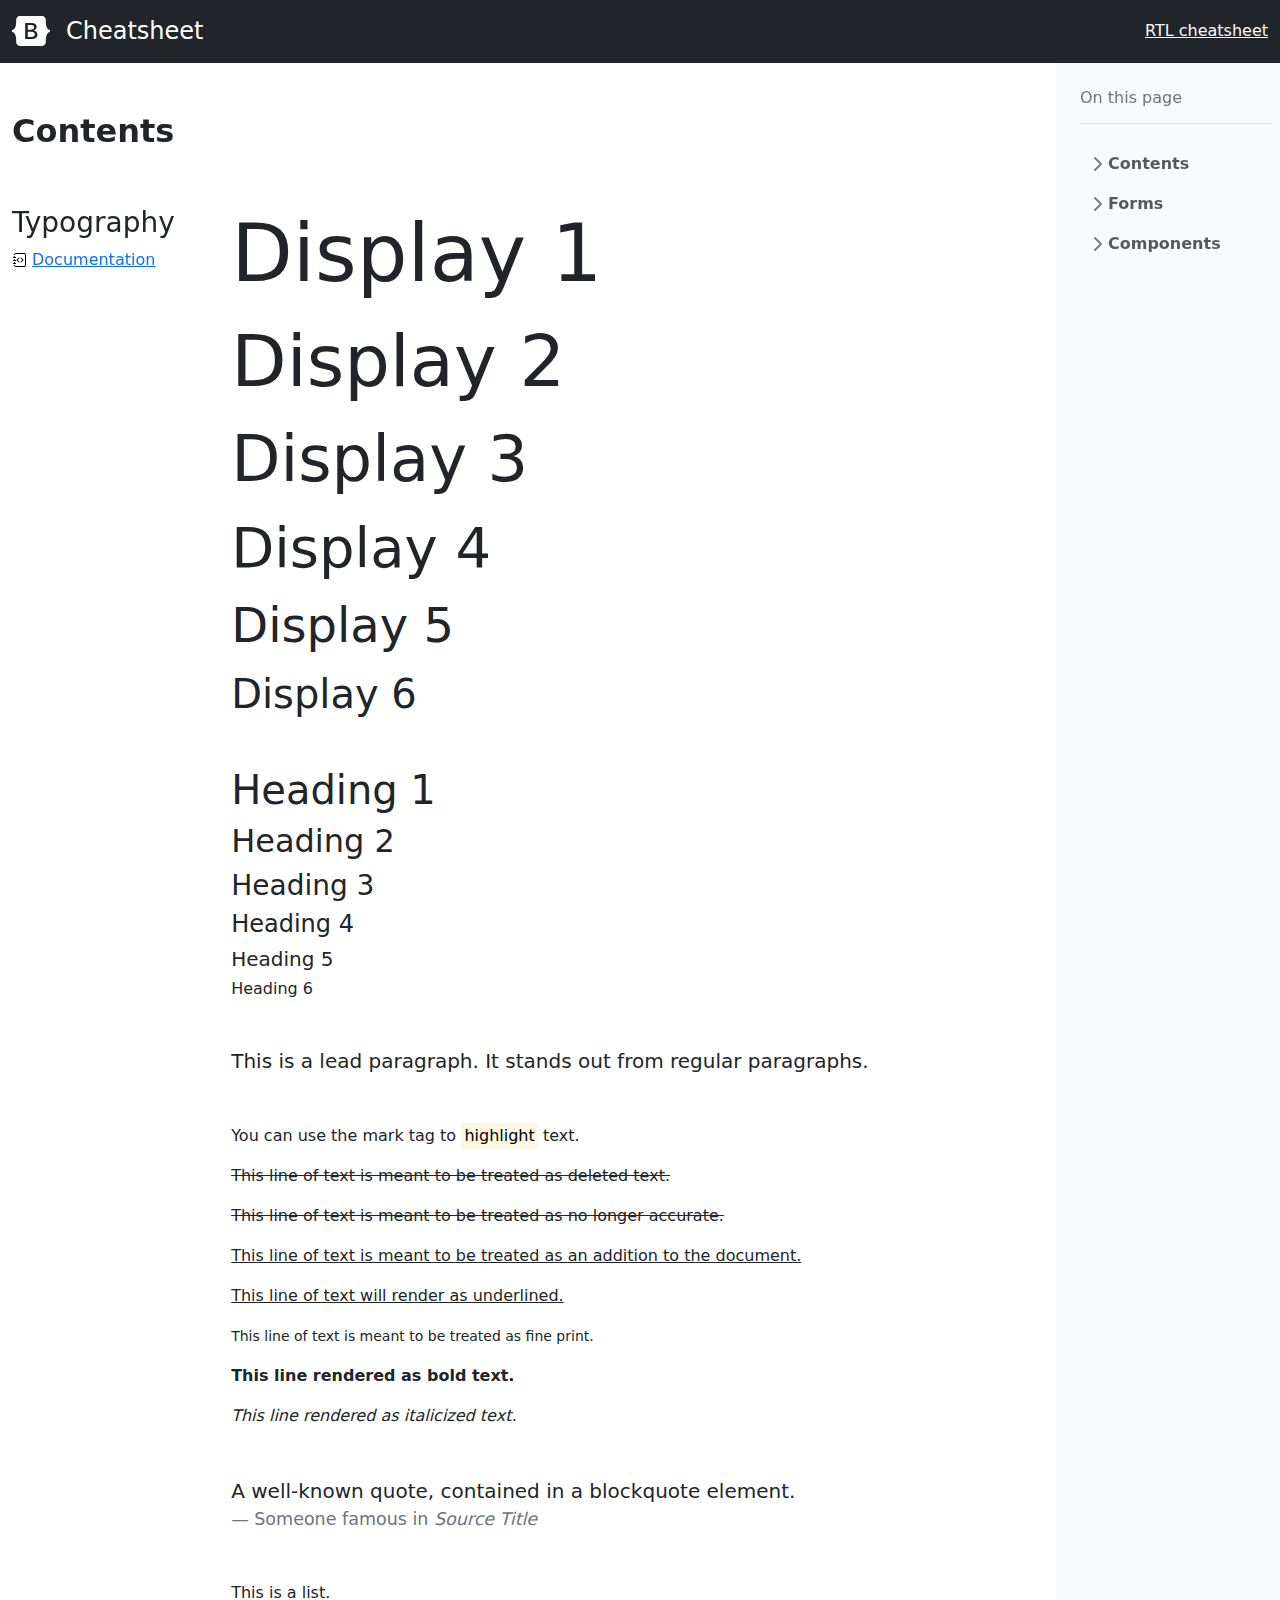
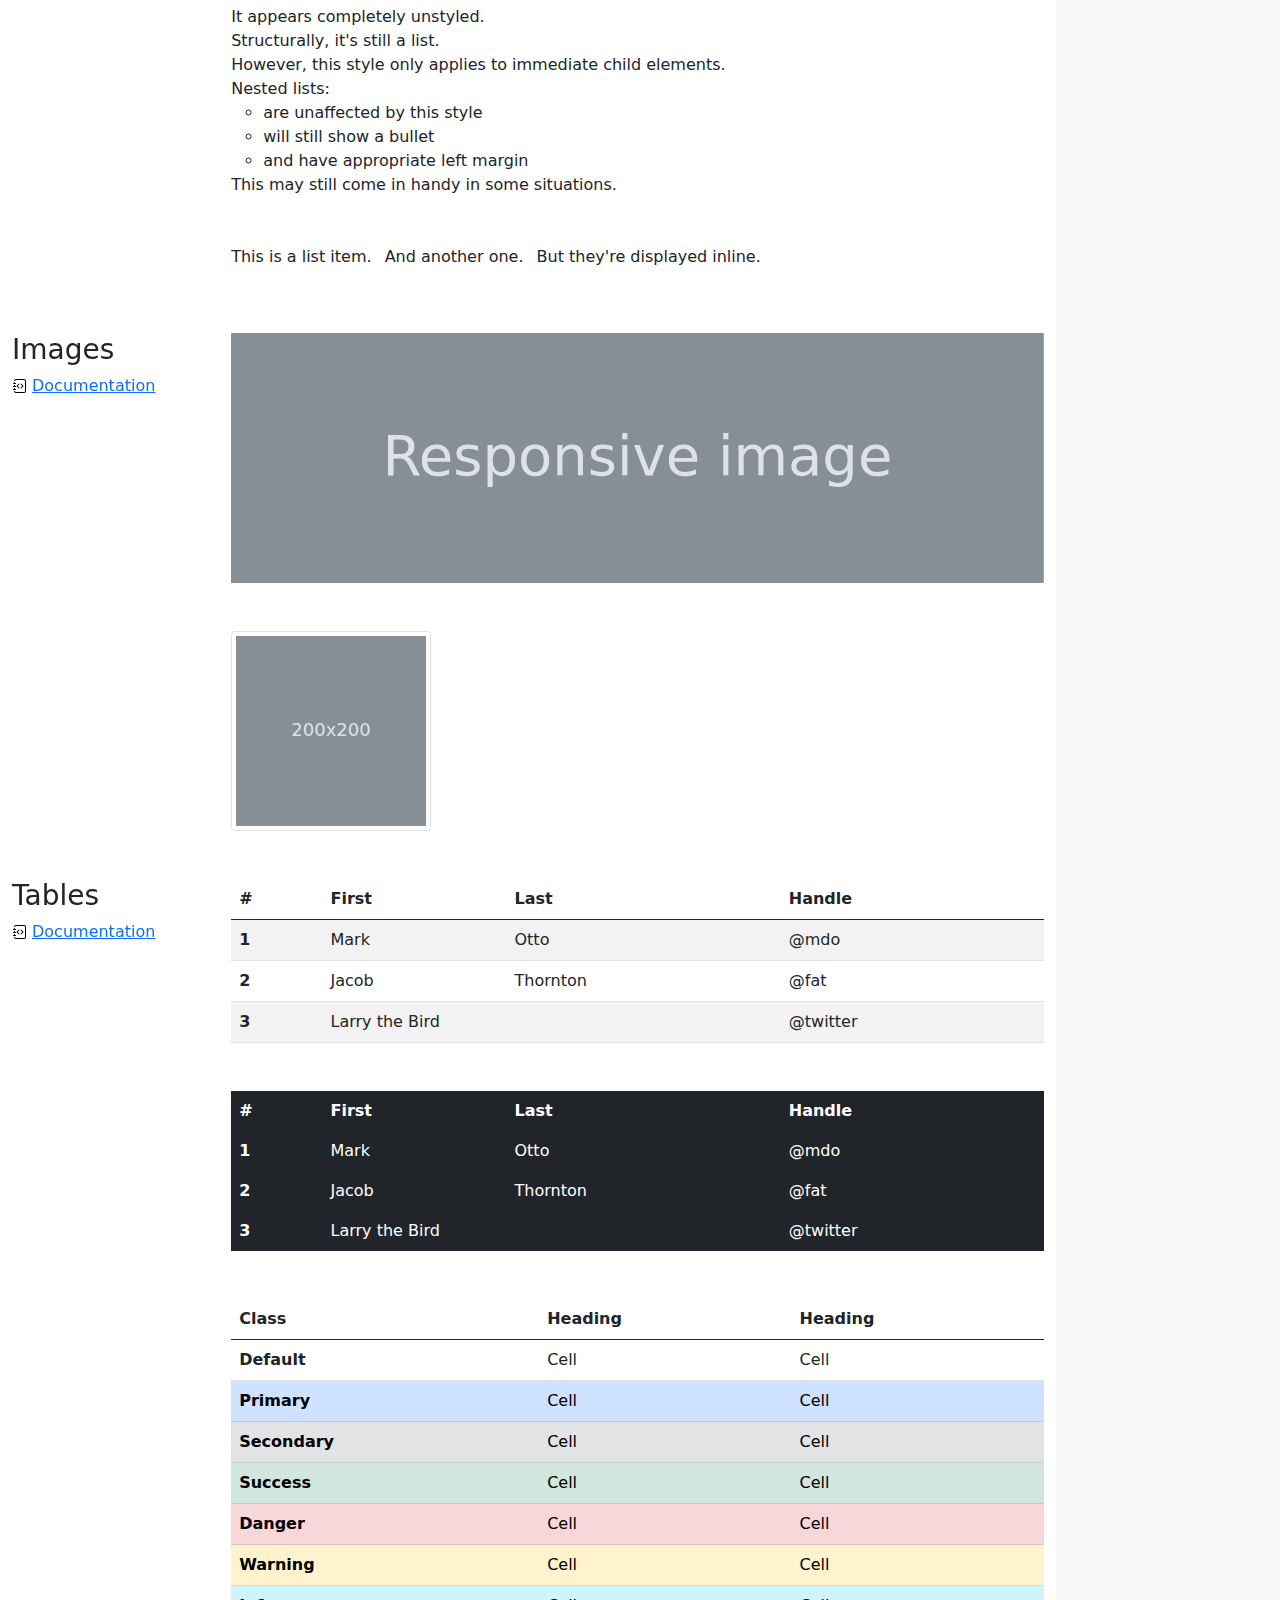
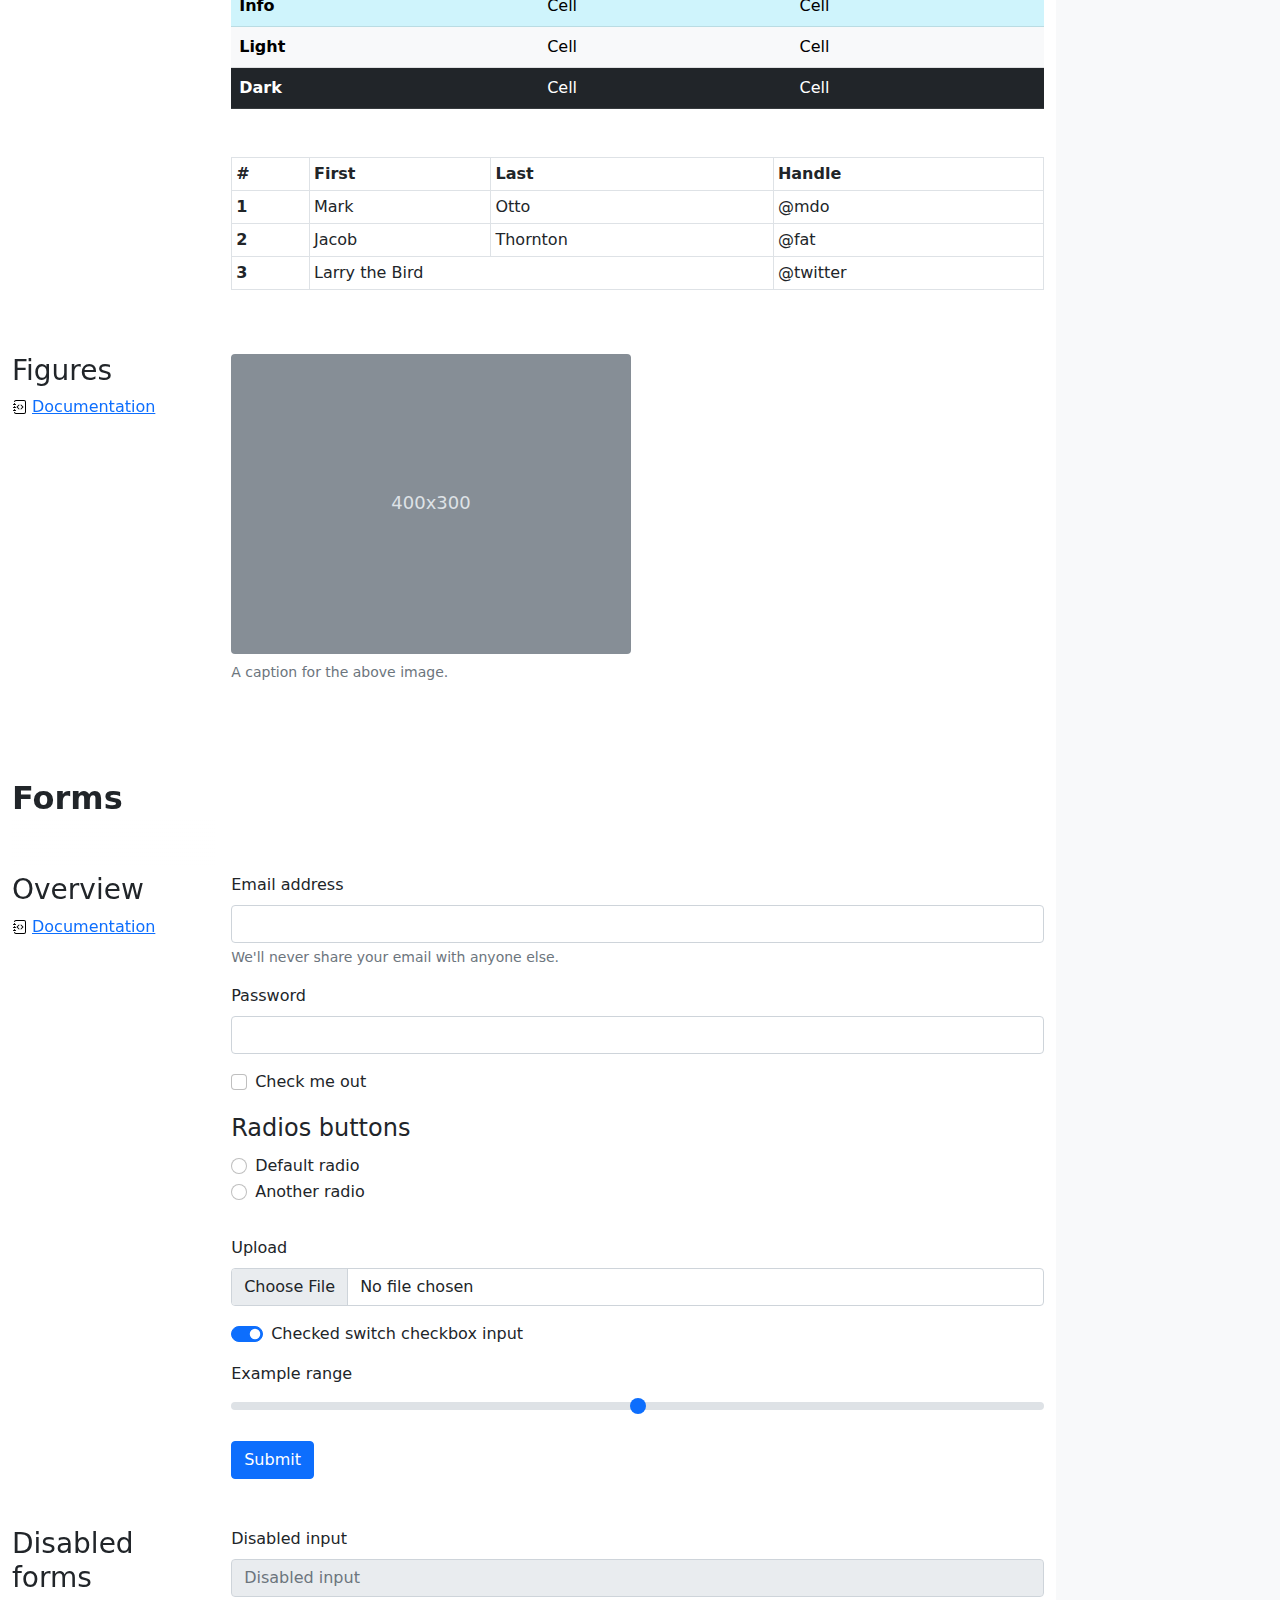
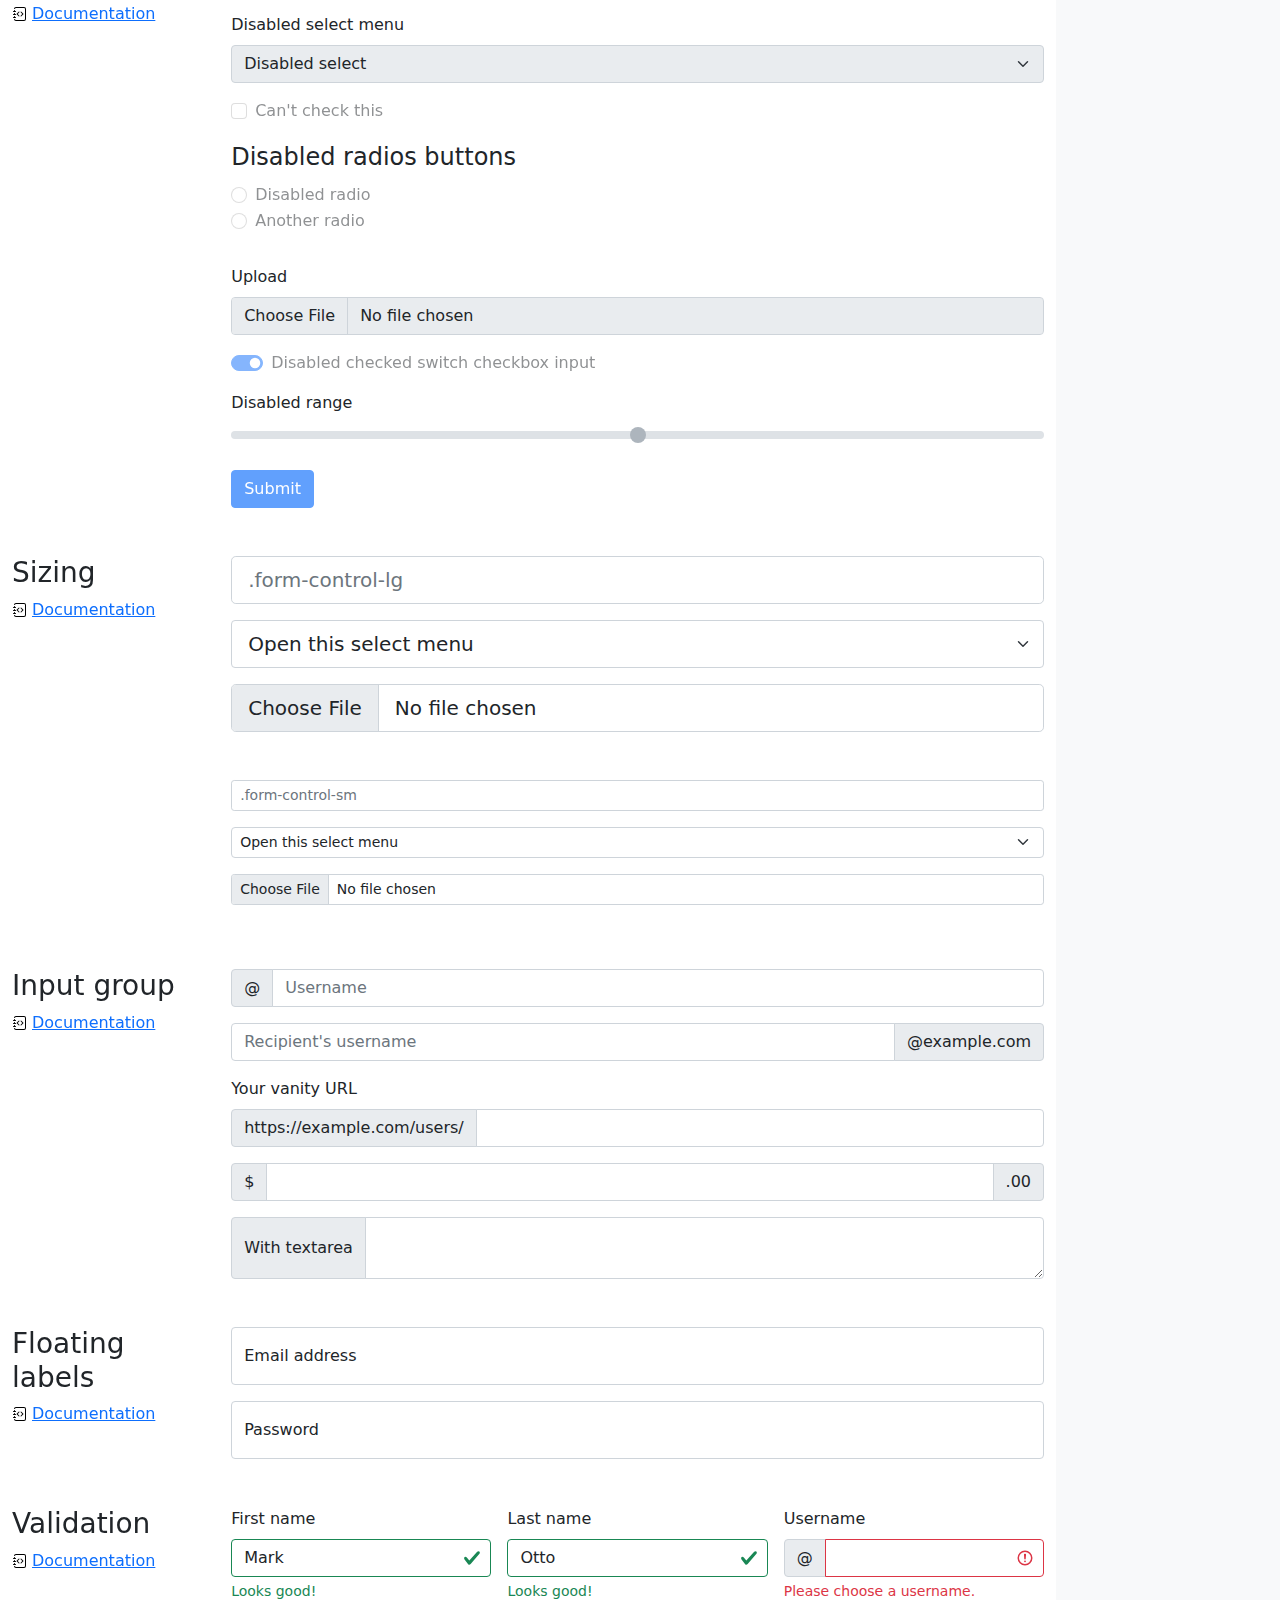
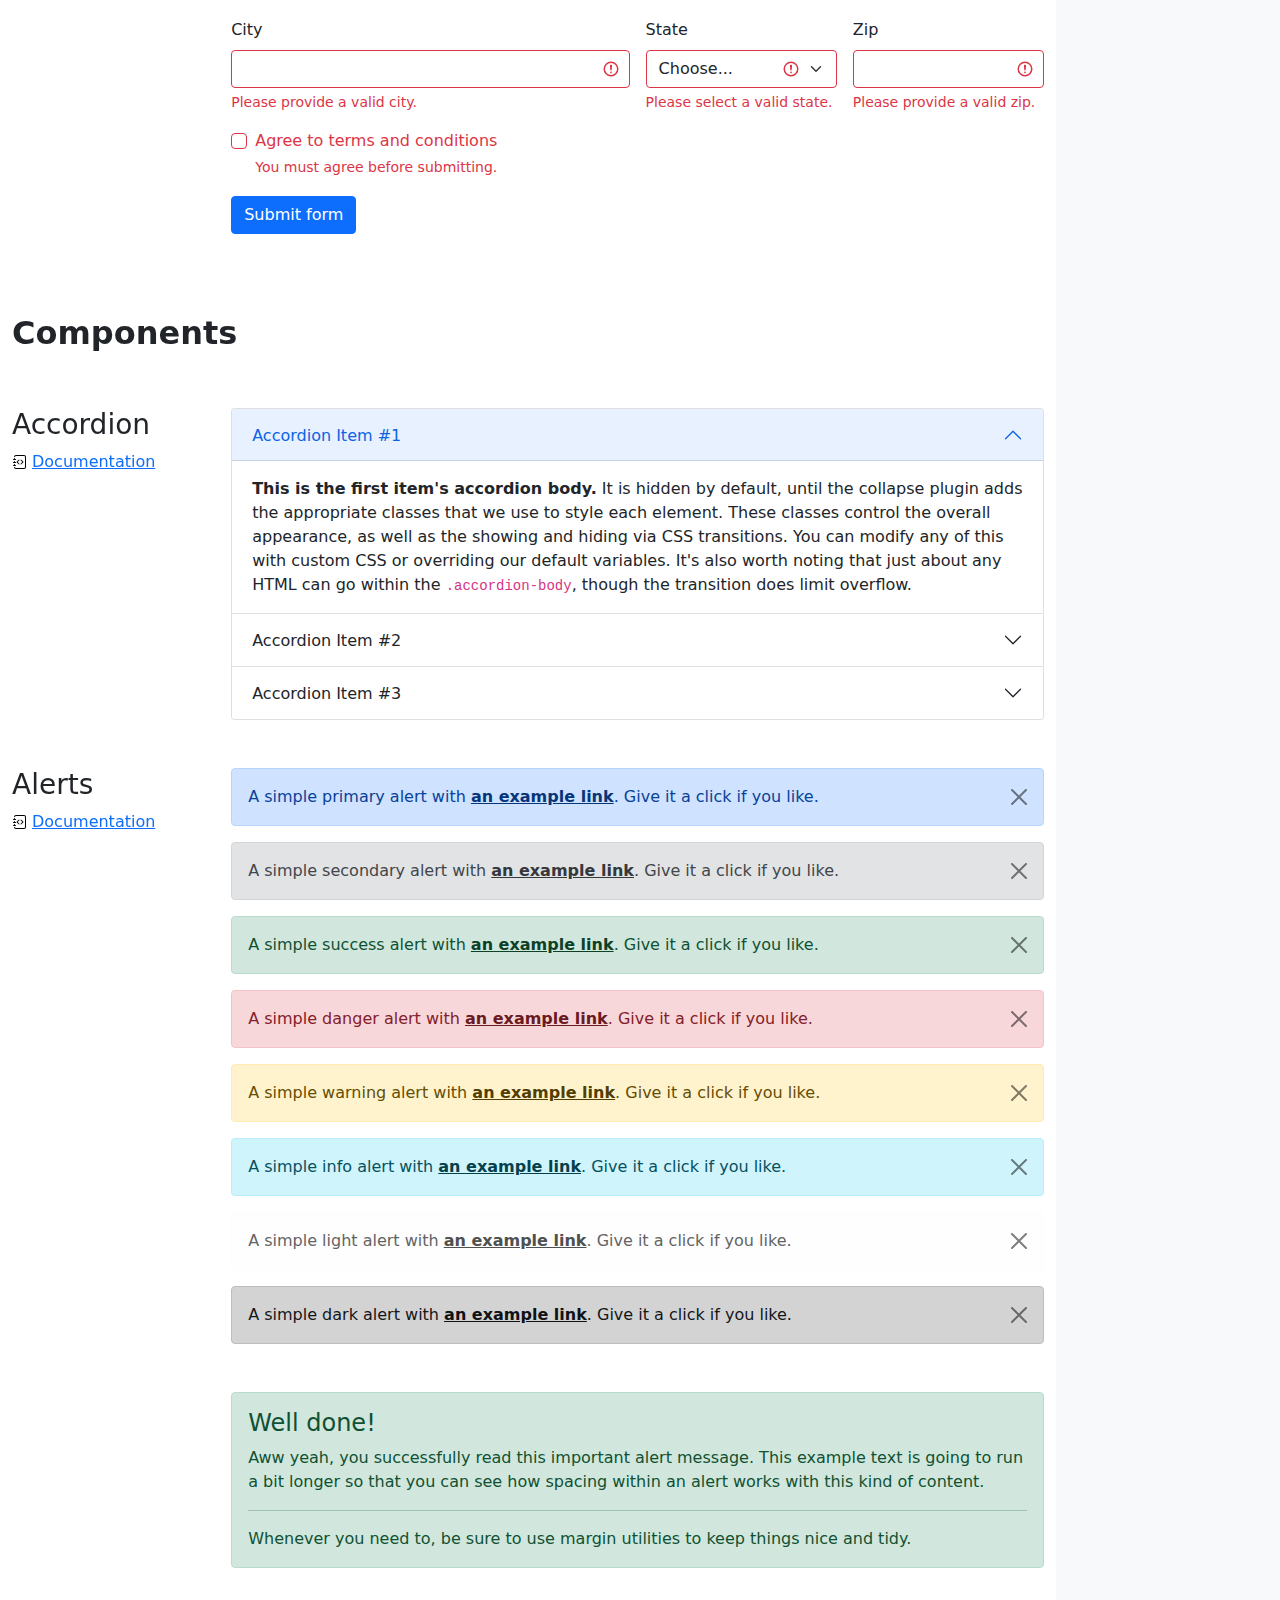
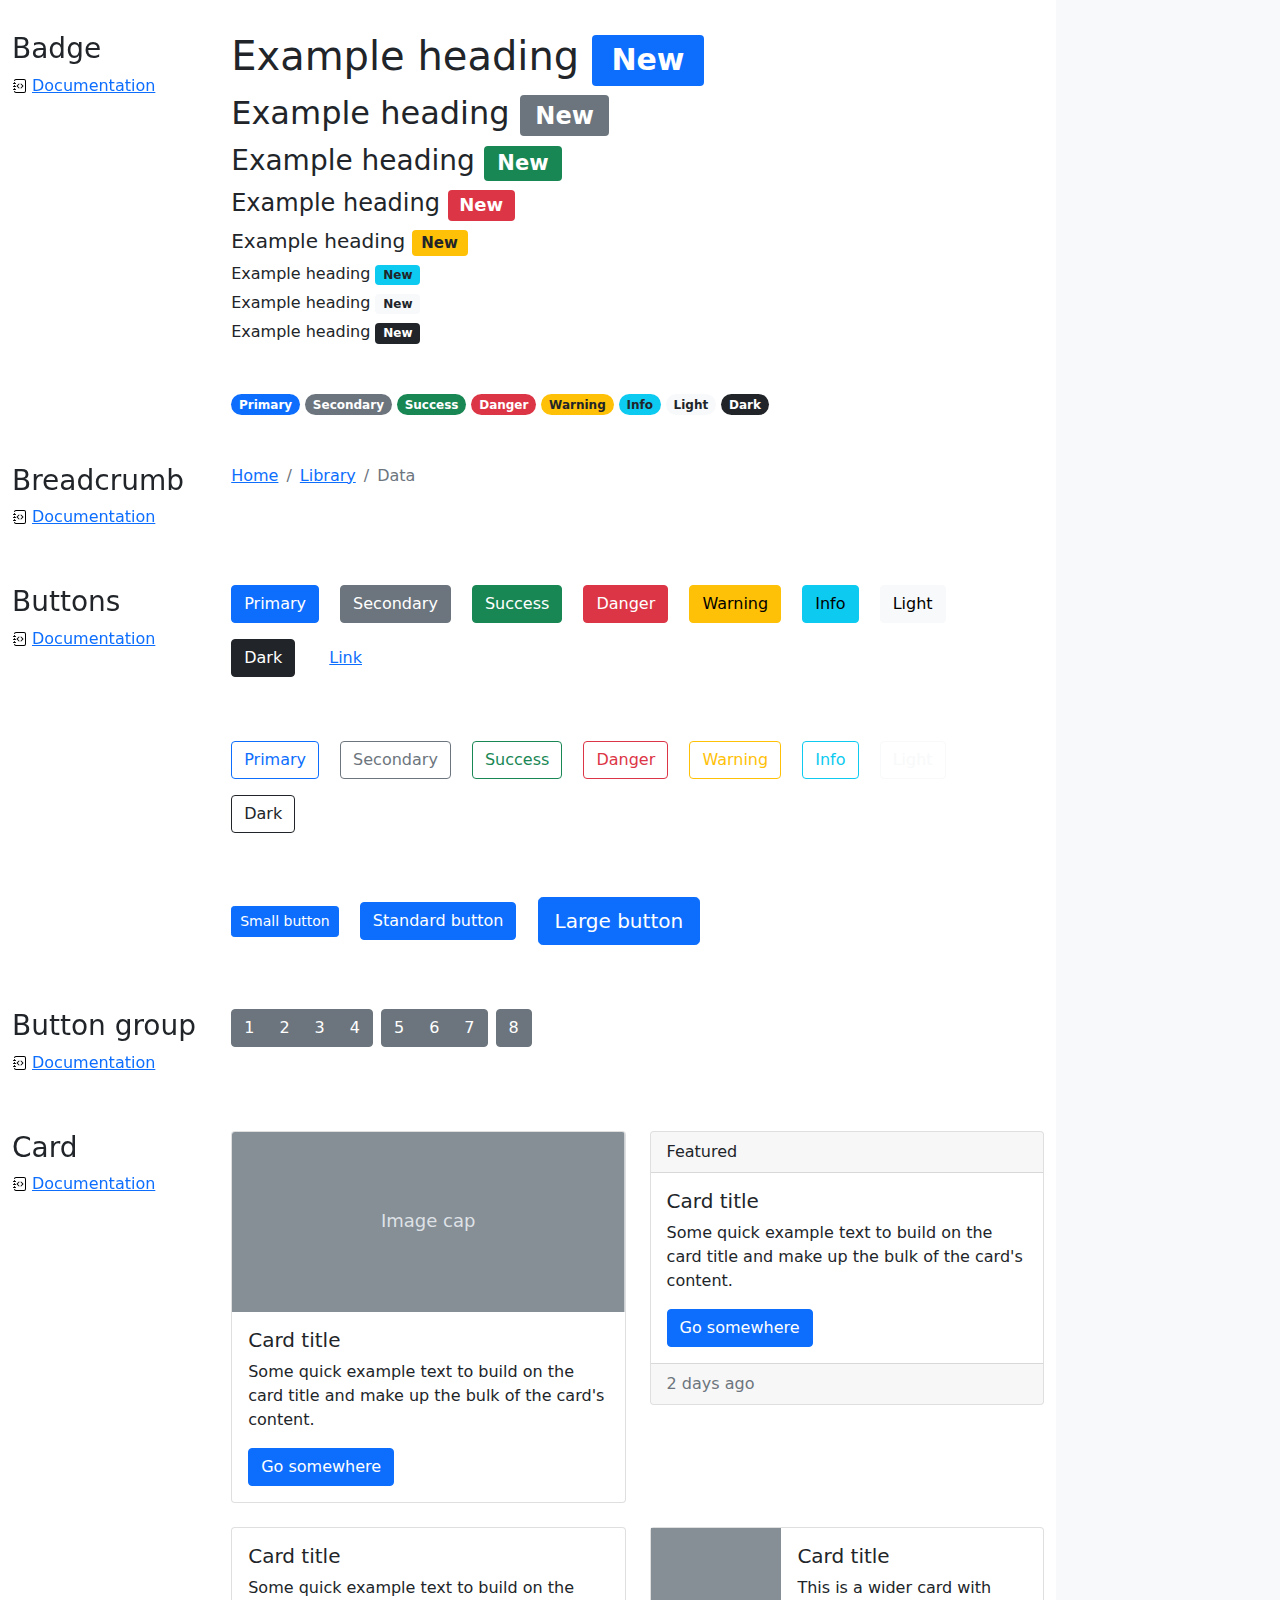
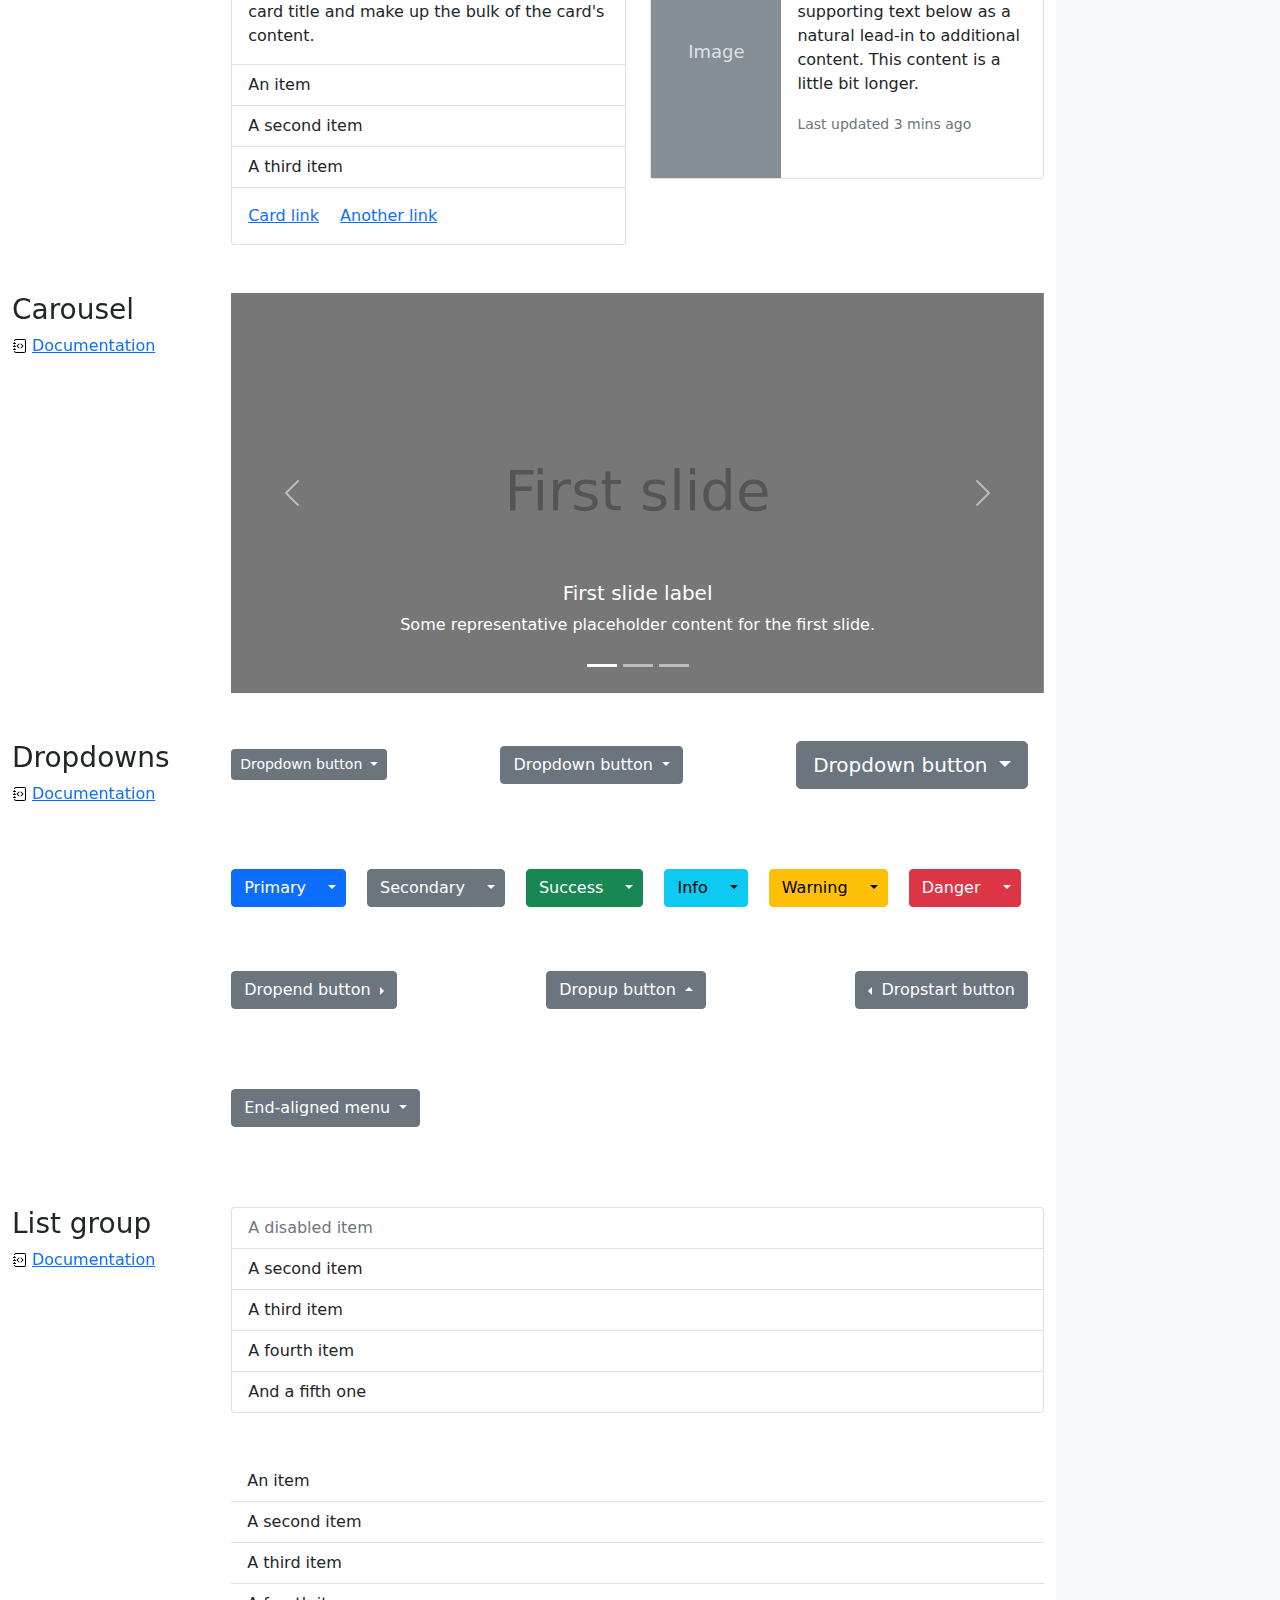
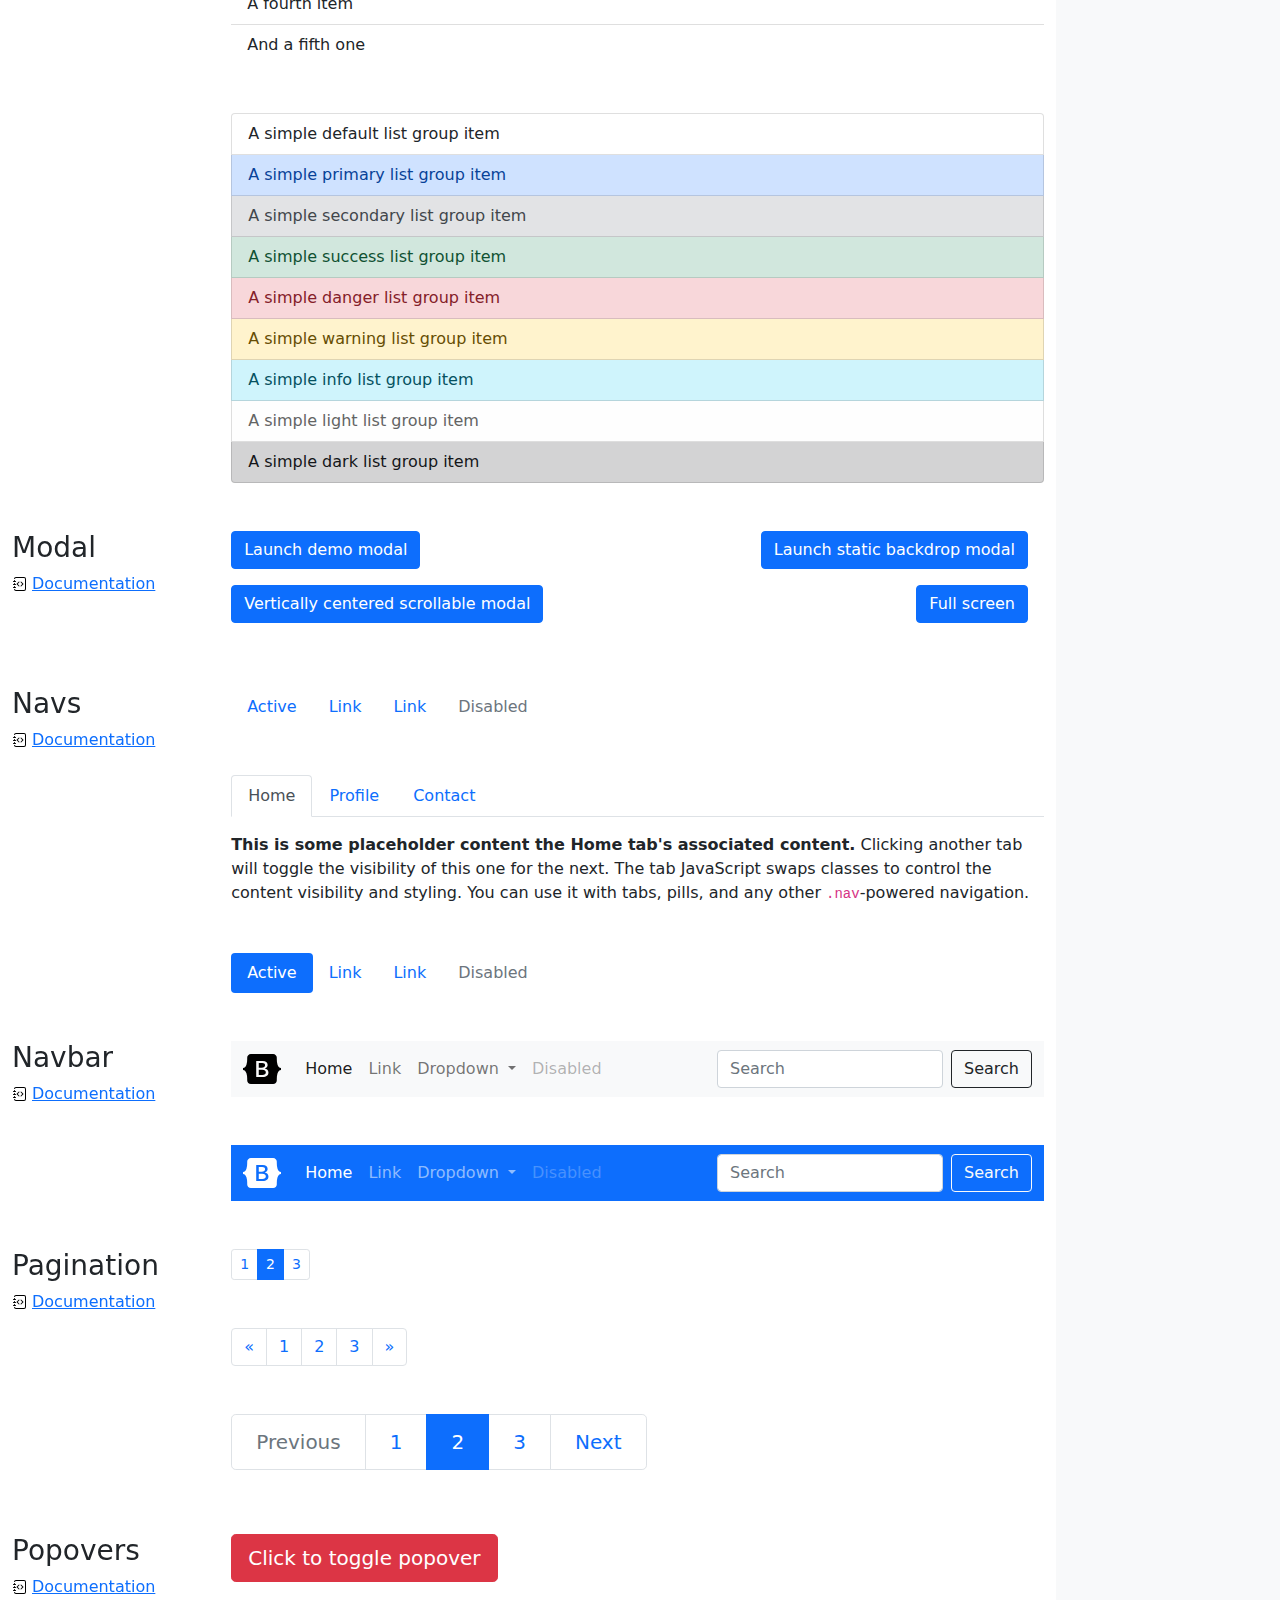
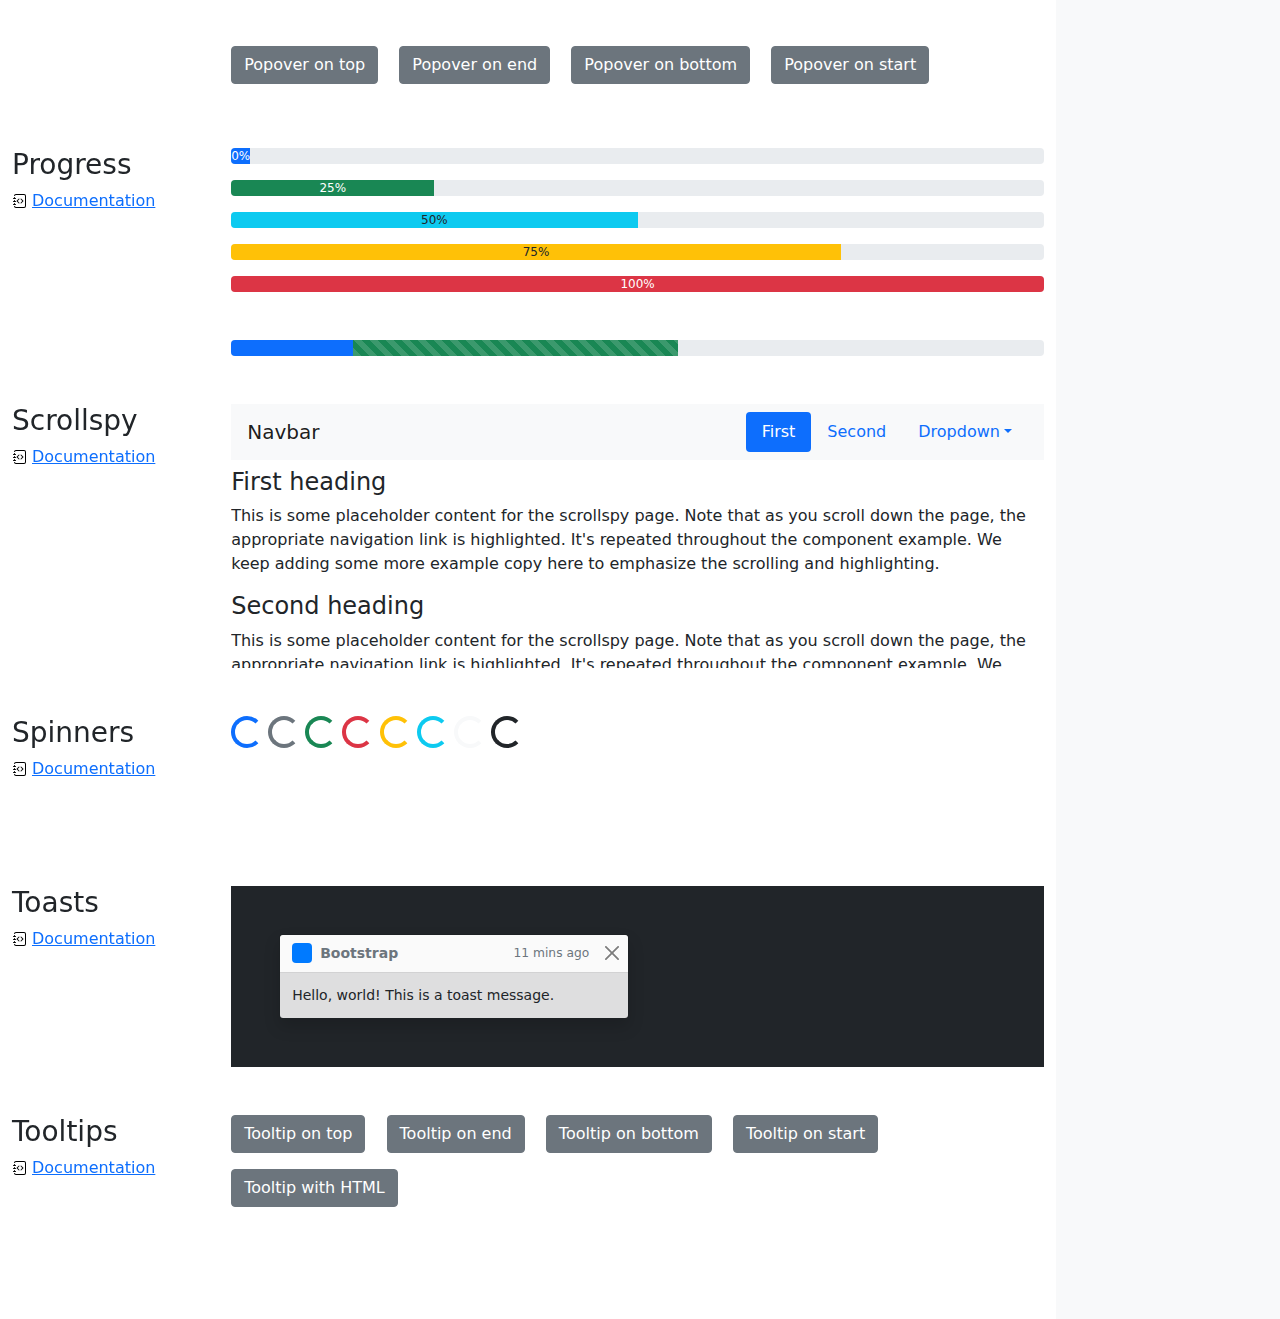
<file: bootstrap-5.0.2-examples/cheatsheet/index.html>
<!doctype html>
<html lang="en">
  <head>
    <meta charset="utf-8">
    <meta name="viewport" content="width=device-width, initial-scale=1">
    <meta name="description" content="">
    <meta name="author" content="Mark Otto, Jacob Thornton, and Bootstrap contributors">
    <meta name="generator" content="Hugo 0.84.0">
    <title>Cheatsheet · Bootstrap v5.0</title>

    <link rel="canonical" href="https://getbootstrap.com/docs/5.0/examples/cheatsheet/">

    

    <!-- Bootstrap core CSS -->
<link href="../assets/dist/css/bootstrap.min.css" rel="stylesheet">

    <style>
      .bd-placeholder-img {
        font-size: 1.125rem;
        text-anchor: middle;
        -webkit-user-select: none;
        -moz-user-select: none;
        user-select: none;
      }

      @media (min-width: 768px) {
        .bd-placeholder-img-lg {
          font-size: 3.5rem;
        }
      }
    </style>

    
    <!-- Custom styles for this template -->
    <link href="cheatsheet.css" rel="stylesheet">
  </head>
  <body class="bg-light">
    
<header class="bd-header bg-dark py-3 d-flex align-items-stretch border-bottom border-dark">
  <div class="container-fluid d-flex align-items-center">
    <h1 class="d-flex align-items-center fs-4 text-white mb-0">
      <img src="../assets/brand/bootstrap-logo-white.svg" width="38" height="30" class="me-3" alt="Bootstrap">
      Cheatsheet
    </h1>
    <a href="../examples/cheatsheet-rtl/" class="ms-auto link-light" hreflang="ar">RTL cheatsheet</a>
  </div>
</header>
<aside class="bd-aside sticky-xl-top text-muted align-self-start mb-3 mb-xl-5 px-2">
  <h2 class="h6 pt-4 pb-3 mb-4 border-bottom">On this page</h2>
  <nav class="small" id="toc">
    <ul class="list-unstyled">
      <li class="my-2">
        <button class="btn d-inline-flex align-items-center collapsed" data-bs-toggle="collapse" aria-expanded="false" data-bs-target="#contents-collapse" aria-controls="contents-collapse">Contents</button>
        <ul class="list-unstyled ps-3 collapse" id="contents-collapse">
          <li><a class="d-inline-flex align-items-center rounded" href="#typography">Typography</a></li>
          <li><a class="d-inline-flex align-items-center rounded" href="#images">Images</a></li>
          <li><a class="d-inline-flex align-items-center rounded" href="#tables">Tables</a></li>
          <li><a class="d-inline-flex align-items-center rounded" href="#figures">Figures</a></li>
        </ul>
      </li>
      <li class="my-2">
        <button class="btn d-inline-flex align-items-center collapsed" data-bs-toggle="collapse" aria-expanded="false" data-bs-target="#forms-collapse" aria-controls="forms-collapse">Forms</button>
        <ul class="list-unstyled ps-3 collapse" id="forms-collapse">
          <li><a class="d-inline-flex align-items-center rounded" href="#overview">Overview</a></li>
          <li><a class="d-inline-flex align-items-center rounded" href="#disabled-forms">Disabled forms</a></li>
          <li><a class="d-inline-flex align-items-center rounded" href="#sizing">Sizing</a></li>
          <li><a class="d-inline-flex align-items-center rounded" href="#input-group">Input group</a></li>
          <li><a class="d-inline-flex align-items-center rounded" href="#floating-labels">Floating labels</a></li>
          <li><a class="d-inline-flex align-items-center rounded" href="#validation">Validation</a></li>
        </ul>
      </li>
      <li class="my-2">
        <button class="btn d-inline-flex align-items-center collapsed" data-bs-toggle="collapse" aria-expanded="false" data-bs-target="#components-collapse" aria-controls="components-collapse">Components</button>
        <ul class="list-unstyled ps-3 collapse" id="components-collapse">
          <li><a class="d-inline-flex align-items-center rounded" href="#accordion">Accordion</a></li>
          <li><a class="d-inline-flex align-items-center rounded" href="#alerts">Alerts</a></li>
          <li><a class="d-inline-flex align-items-center rounded" href="#badge">Badge</a></li>
          <li><a class="d-inline-flex align-items-center rounded" href="#breadcrumb">Breadcrumb</a></li>
          <li><a class="d-inline-flex align-items-center rounded" href="#buttons">Buttons</a></li>
          <li><a class="d-inline-flex align-items-center rounded" href="#button-group">Button group</a></li>
          <li><a class="d-inline-flex align-items-center rounded" href="#card">Card</a></li>
          <li><a class="d-inline-flex align-items-center rounded" href="#carousel">Carousel</a></li>
          <li><a class="d-inline-flex align-items-center rounded" href="#dropdowns">Dropdowns</a></li>
          <li><a class="d-inline-flex align-items-center rounded" href="#list-group">List group</a></li>
          <li><a class="d-inline-flex align-items-center rounded" href="#modal">Modal</a></li>
          <li><a class="d-inline-flex align-items-center rounded" href="#navs">Navs</a></li>
          <li><a class="d-inline-flex align-items-center rounded" href="#navbar">Navbar</a></li>
          <li><a class="d-inline-flex align-items-center rounded" href="#pagination">Pagination</a></li>
          <li><a class="d-inline-flex align-items-center rounded" href="#popovers">Popovers</a></li>
          <li><a class="d-inline-flex align-items-center rounded" href="#progress">Progress</a></li>
          <li><a class="d-inline-flex align-items-center rounded" href="#scrollspy">Scrollspy</a></li>
          <li><a class="d-inline-flex align-items-center rounded" href="#spinners">Spinners</a></li>
          <li><a class="d-inline-flex align-items-center rounded" href="#toasts">Toasts</a></li>
          <li><a class="d-inline-flex align-items-center rounded" href="#tooltips">Tooltips</a></li>
        </ul>
      </li>
    </ul>
  </nav>
</aside>
<div class="bd-cheatsheet container-fluid bg-body">
  <section id="content">
    <h2 class="sticky-xl-top fw-bold pt-3 pt-xl-5 pb-2 pb-xl-3">Contents</h2>

    <article class="my-3" id="typography">
      <div class="bd-heading sticky-xl-top align-self-start mt-5 mb-3 mt-xl-0 mb-xl-2">
        <h3>Typography</h3>
        <a class="d-flex align-items-center" href="../content/typography/">Documentation</a>
      </div>

      <div>
        <div class="bd-example">
        <p class="display-1">Display 1</p>
        <p class="display-2">Display 2</p>
        <p class="display-3">Display 3</p>
        <p class="display-4">Display 4</p>
        <p class="display-5">Display 5</p>
        <p class="display-6">Display 6</p>
        </div>

        <div class="bd-example">
        <p class="h1">Heading 1</p>
        <p class="h2">Heading 2</p>
        <p class="h3">Heading 3</p>
        <p class="h4">Heading 4</p>
        <p class="h5">Heading 5</p>
        <p class="h6">Heading 6</p>
        </div>

        <div class="bd-example">
        <p class="lead">
          This is a lead paragraph. It stands out from regular paragraphs.
        </p>
        </div>

        <div class="bd-example">
        <p>You can use the mark tag to <mark>highlight</mark> text.</p>
        <p><del>This line of text is meant to be treated as deleted text.</del></p>
        <p><s>This line of text is meant to be treated as no longer accurate.</s></p>
        <p><ins>This line of text is meant to be treated as an addition to the document.</ins></p>
        <p><u>This line of text will render as underlined.</u></p>
        <p><small>This line of text is meant to be treated as fine print.</small></p>
        <p><strong>This line rendered as bold text.</strong></p>
        <p><em>This line rendered as italicized text.</em></p>
        </div>

        <div class="bd-example">
        <blockquote class="blockquote">
          <p>A well-known quote, contained in a blockquote element.</p>
          <footer class="blockquote-footer">Someone famous in <cite title="Source Title">Source Title</cite></footer>
        </blockquote>
        </div>

        <div class="bd-example">
        <ul class="list-unstyled">
          <li>This is a list.</li>
          <li>It appears completely unstyled.</li>
          <li>Structurally, it's still a list.</li>
          <li>However, this style only applies to immediate child elements.</li>
          <li>Nested lists:
            <ul>
              <li>are unaffected by this style</li>
              <li>will still show a bullet</li>
              <li>and have appropriate left margin</li>
            </ul>
          </li>
          <li>This may still come in handy in some situations.</li>
        </ul>
        </div>

        <div class="bd-example">
        <ul class="list-inline">
          <li class="list-inline-item">This is a list item.</li>
          <li class="list-inline-item">And another one.</li>
          <li class="list-inline-item">But they're displayed inline.</li>
        </ul>
        </div>
      </div>
    </article>
    <article class="my-3" id="images">
      <div class="bd-heading sticky-xl-top align-self-start mt-5 mb-3 mt-xl-0 mb-xl-2">
        <h3>Images</h3>
        <a class="d-flex align-items-center" href="../content/images/">Documentation</a>
      </div>

      <div>
        <div class="bd-example">
        <svg class="bd-placeholder-img bd-placeholder-img-lg img-fluid" width="100%" height="250" xmlns="http://www.w3.org/2000/svg" role="img" aria-label="Placeholder: Responsive image" preserveAspectRatio="xMidYMid slice" focusable="false"><title>Placeholder</title><rect width="100%" height="100%" fill="#868e96"/><text x="50%" y="50%" fill="#dee2e6" dy=".3em">Responsive image</text></svg>

        </div>

        <div class="bd-example">
        <svg class="bd-placeholder-img img-thumbnail" width="200" height="200" xmlns="http://www.w3.org/2000/svg" role="img" aria-label="A generic square placeholder image with a white border around it, making it resemble a photograph taken with an old instant camera: 200x200" preserveAspectRatio="xMidYMid slice" focusable="false"><title>A generic square placeholder image with a white border around it, making it resemble a photograph taken with an old instant camera</title><rect width="100%" height="100%" fill="#868e96"/><text x="50%" y="50%" fill="#dee2e6" dy=".3em">200x200</text></svg>

        </div>
      </div>
    </article>
    <article class="my-3" id="tables">
      <div class="bd-heading sticky-xl-top align-self-start mt-5 mb-3 mt-xl-0 mb-xl-2">
        <h3>Tables</h3>
        <a class="d-flex align-items-center" href="../content/tables/">Documentation</a>
      </div>

      <div>
        <div class="bd-example">
        <table class="table table-striped">
          <thead>
          <tr>
            <th scope="col">#</th>
            <th scope="col">First</th>
            <th scope="col">Last</th>
            <th scope="col">Handle</th>
          </tr>
          </thead>
          <tbody>
          <tr>
            <th scope="row">1</th>
            <td>Mark</td>
            <td>Otto</td>
            <td>@mdo</td>
          </tr>
          <tr>
            <th scope="row">2</th>
            <td>Jacob</td>
            <td>Thornton</td>
            <td>@fat</td>
          </tr>
          <tr>
            <th scope="row">3</th>
            <td colspan="2">Larry the Bird</td>
            <td>@twitter</td>
          </tr>
          </tbody>
        </table>
        </div>

        <div class="bd-example">
        <table class="table table-dark table-borderless">
          <thead>
          <tr>
            <th scope="col">#</th>
            <th scope="col">First</th>
            <th scope="col">Last</th>
            <th scope="col">Handle</th>
          </tr>
          </thead>
          <tbody>
          <tr>
            <th scope="row">1</th>
            <td>Mark</td>
            <td>Otto</td>
            <td>@mdo</td>
          </tr>
          <tr>
            <th scope="row">2</th>
            <td>Jacob</td>
            <td>Thornton</td>
            <td>@fat</td>
          </tr>
          <tr>
            <th scope="row">3</th>
            <td colspan="2">Larry the Bird</td>
            <td>@twitter</td>
          </tr>
          </tbody>
        </table>
        </div>

        <div class="bd-example">
        <table class="table table-hover">
          <thead>
          <tr>
            <th scope="col">Class</th>
            <th scope="col">Heading</th>
            <th scope="col">Heading</th>
          </tr>
          </thead>
          <tbody>
          <tr>
            <th scope="row">Default</th>
            <td>Cell</td>
            <td>Cell</td>
          </tr>
          
          <tr class="table-primary">
            <th scope="row">Primary</th>
            <td>Cell</td>
            <td>Cell</td>
          </tr>
          <tr class="table-secondary">
            <th scope="row">Secondary</th>
            <td>Cell</td>
            <td>Cell</td>
          </tr>
          <tr class="table-success">
            <th scope="row">Success</th>
            <td>Cell</td>
            <td>Cell</td>
          </tr>
          <tr class="table-danger">
            <th scope="row">Danger</th>
            <td>Cell</td>
            <td>Cell</td>
          </tr>
          <tr class="table-warning">
            <th scope="row">Warning</th>
            <td>Cell</td>
            <td>Cell</td>
          </tr>
          <tr class="table-info">
            <th scope="row">Info</th>
            <td>Cell</td>
            <td>Cell</td>
          </tr>
          <tr class="table-light">
            <th scope="row">Light</th>
            <td>Cell</td>
            <td>Cell</td>
          </tr>
          <tr class="table-dark">
            <th scope="row">Dark</th>
            <td>Cell</td>
            <td>Cell</td>
          </tr>
          </tbody>
        </table>
        </div>

        <div class="bd-example">
        <table class="table table-sm table-bordered">
          <thead>
          <tr>
            <th scope="col">#</th>
            <th scope="col">First</th>
            <th scope="col">Last</th>
            <th scope="col">Handle</th>
          </tr>
          </thead>
          <tbody>
          <tr>
            <th scope="row">1</th>
            <td>Mark</td>
            <td>Otto</td>
            <td>@mdo</td>
          </tr>
          <tr>
            <th scope="row">2</th>
            <td>Jacob</td>
            <td>Thornton</td>
            <td>@fat</td>
          </tr>
          <tr>
            <th scope="row">3</th>
            <td colspan="2">Larry the Bird</td>
            <td>@twitter</td>
          </tr>
          </tbody>
        </table>
        </div>
      </div>
    </article>
    <article class="my-3" id="figures">
      <div class="bd-heading sticky-xl-top align-self-start mt-5 mb-3 mt-xl-0 mb-xl-2">
        <h3>Figures</h3>
        <a class="d-flex align-items-center" href="../content/figures/">Documentation</a>
      </div>

      <div>
        <div class="bd-example">
        <figure class="figure">
          <svg class="bd-placeholder-img figure-img img-fluid rounded" width="400" height="300" xmlns="http://www.w3.org/2000/svg" role="img" aria-label="Placeholder: 400x300" preserveAspectRatio="xMidYMid slice" focusable="false"><title>Placeholder</title><rect width="100%" height="100%" fill="#868e96"/><text x="50%" y="50%" fill="#dee2e6" dy=".3em">400x300</text></svg>

          <figcaption class="figure-caption">A caption for the above image.</figcaption>
        </figure>
        </div>
      </div>
    </article>
  </section>

  <section id="forms">
    <h2 class="sticky-xl-top fw-bold pt-3 pt-xl-5 pb-2 pb-xl-3">Forms</h2>

    <article class="my-3" id="overview">
      <div class="bd-heading sticky-xl-top align-self-start mt-5 mb-3 mt-xl-0 mb-xl-2">
        <h3>Overview</h3>
        <a class="d-flex align-items-center" href="../forms/overview/">Documentation</a>
      </div>

      <div>
        <div class="bd-example">
        <form>
          <div class="mb-3">
            <label for="exampleInputEmail1" class="form-label">Email address</label>
            <input type="email" class="form-control" id="exampleInputEmail1" aria-describedby="emailHelp">
            <div id="emailHelp" class="form-text">We'll never share your email with anyone else.</div>
          </div>
          <div class="mb-3">
            <label for="exampleInputPassword1" class="form-label">Password</label>
            <input type="password" class="form-control" id="exampleInputPassword1">
          </div>
          <div class="mb-3 form-check">
            <input type="checkbox" class="form-check-input" id="exampleCheck1">
            <label class="form-check-label" for="exampleCheck1">Check me out</label>
          </div>
          <fieldset class="mb-3">
            <legend>Radios buttons</legend>
            <div class="form-check">
              <input type="radio" name="radios" class="form-check-input" id="exampleRadio1">
              <label class="form-check-label" for="exampleRadio1">Default radio</label>
            </div>
            <div class="mb-3 form-check">
              <input type="radio" name="radios" class="form-check-input" id="exampleRadio2">
              <label class="form-check-label" for="exampleRadio2">Another radio</label>
            </div>
          </fieldset>
          <div class="mb-3">
            <label class="form-label" for="customFile">Upload</label>
            <input type="file" class="form-control" id="customFile">
          </div>
          <div class="mb-3 form-check form-switch">
            <input class="form-check-input" type="checkbox" id="flexSwitchCheckChecked" checked>
            <label class="form-check-label" for="flexSwitchCheckChecked">Checked switch checkbox input</label>
          </div>
          <div class="mb-3">
            <label for="customRange3" class="form-label">Example range</label>
            <input type="range" class="form-range" min="0" max="5" step="0.5" id="customRange3">
          </div>
          <button type="submit" class="btn btn-primary">Submit</button>
        </form>
        </div>
      </div>
    </article>
    <article class="my-3" id="disabled-forms">
      <div class="bd-heading sticky-xl-top align-self-start mt-5 mb-3 mt-xl-0 mb-xl-2">
        <h3>Disabled forms</h3>
        <a class="d-flex align-items-center" href="../forms/overview/#disabled-forms">Documentation</a>
      </div>

      <div>
        <div class="bd-example">
        <form>
          <fieldset disabled aria-label="Disabled fieldset example">
            <div class="mb-3">
              <label for="disabledTextInput" class="form-label">Disabled input</label>
              <input type="text" id="disabledTextInput" class="form-control" placeholder="Disabled input">
            </div>
            <div class="mb-3">
              <label for="disabledSelect" class="form-label">Disabled select menu</label>
              <select id="disabledSelect" class="form-select">
                <option>Disabled select</option>
              </select>
            </div>
            <div class="mb-3">
              <div class="form-check">
                <input class="form-check-input" type="checkbox" id="disabledFieldsetCheck" disabled>
                <label class="form-check-label" for="disabledFieldsetCheck">
                  Can't check this
                </label>
              </div>
            </div>
            <fieldset class="mb-3">
              <legend>Disabled radios buttons</legend>
              <div class="form-check">
                <input type="radio" name="radios" class="form-check-input" id="disabledRadio1" disabled>
                <label class="form-check-label" for="disabledRadio1">Disabled radio</label>
              </div>
              <div class="mb-3 form-check">
                <input type="radio" name="radios" class="form-check-input" id="disabledRadio2" disabled>
                <label class="form-check-label" for="disabledRadio2">Another radio</label>
              </div>
            </fieldset>
            <div class="mb-3">
              <label class="form-label" for="disabledCustomFile">Upload</label>
              <input type="file" class="form-control" id="disabledCustomFile" disabled>
            </div>
            <div class="mb-3 form-check form-switch">
              <input class="form-check-input" type="checkbox" id="disabledSwitchCheckChecked" checked disabled>
              <label class="form-check-label" for="disabledSwitchCheckChecked">Disabled checked switch checkbox input</label>
            </div>
            <div class="mb-3">
              <label for="disabledRange" class="form-label">Disabled range</label>
              <input type="range" class="form-range" min="0" max="5" step="0.5" id="disabledRange">
            </div>
            <button type="submit" class="btn btn-primary">Submit</button>
          </fieldset>
        </form>
        </div>
      </div>
    </article>
    <article class="my-3" id="sizing">
      <div class="bd-heading sticky-xl-top align-self-start mt-5 mb-3 mt-xl-0 mb-xl-2">
        <h3>Sizing</h3>
        <a class="d-flex align-items-center" href="../forms/form-control/#sizing">Documentation</a>
      </div>

      <div>
        <div class="bd-example">
        <div class="mb-3">
          <input class="form-control form-control-lg" type="text" placeholder=".form-control-lg" aria-label=".form-control-lg example">
        </div>
        <div class="mb-3">
          <select class="form-select form-select-lg mb-3" aria-label=".form-select-lg example">
            <option selected>Open this select menu</option>
            <option value="1">One</option>
            <option value="2">Two</option>
            <option value="3">Three</option>
          </select>
        </div>
        <div class="mb-3">
          <input type="file" class="form-control form-control-lg" aria-label="Large file input example">
        </div>
        </div>

        <div class="bd-example">
        <div class="mb-3">
          <input class="form-control form-control-sm" type="text" placeholder=".form-control-sm" aria-label=".form-control-sm example">
        </div>
        <div class="mb-3">
          <select class="form-select form-select-sm" aria-label=".form-select-sm example">
            <option selected>Open this select menu</option>
            <option value="1">One</option>
            <option value="2">Two</option>
            <option value="3">Three</option>
          </select>
        </div>
        <div class="mb-3">
          <input type="file" class="form-control form-control-sm" aria-label="Small file input example">
        </div>
        </div>
      </div>
    </article>
    <article class="my-3" id="input-group">
      <div class="bd-heading sticky-xl-top align-self-start mt-5 mb-3 mt-xl-0 mb-xl-2">
        <h3>Input group</h3>
        <a class="d-flex align-items-center" href="../forms/input-group/">Documentation</a>
      </div>

      <div>
        <div class="bd-example">
        <div class="input-group mb-3">
          <span class="input-group-text" id="basic-addon1">@</span>
          <input type="text" class="form-control" placeholder="Username" aria-label="Username" aria-describedby="basic-addon1">
        </div>
        <div class="input-group mb-3">
          <input type="text" class="form-control" placeholder="Recipient's username" aria-label="Recipient's username" aria-describedby="basic-addon2">
          <span class="input-group-text" id="basic-addon2">@example.com</span>
        </div>
        <label for="basic-url" class="form-label">Your vanity URL</label>
        <div class="input-group mb-3">
          <span class="input-group-text" id="basic-addon3">https://example.com/users/</span>
          <input type="text" class="form-control" id="basic-url" aria-describedby="basic-addon3">
        </div>
        <div class="input-group mb-3">
          <span class="input-group-text">$</span>
          <input type="text" class="form-control" aria-label="Amount (to the nearest dollar)">
          <span class="input-group-text">.00</span>
        </div>
        <div class="input-group">
          <span class="input-group-text">With textarea</span>
          <textarea class="form-control" aria-label="With textarea"></textarea>
        </div>
        </div>
      </div>
    </article>
    <article class="my-3" id="floating-labels">
      <div class="bd-heading sticky-xl-top align-self-start mt-5 mb-3 mt-xl-0 mb-xl-2">
        <h3>Floating labels</h3>
        <a class="d-flex align-items-center" href="../forms/floating-labels/">Documentation</a>
      </div>

      <div>
        <div class="bd-example">
        <form>
          <div class="form-floating mb-3">
            <input type="email" class="form-control" id="floatingInput" placeholder="name@example.com">
            <label for="floatingInput">Email address</label>
          </div>
          <div class="form-floating">
            <input type="password" class="form-control" id="floatingPassword" placeholder="Password">
            <label for="floatingPassword">Password</label>
          </div>
        </form>
        </div>
      </div>
    </article>
    <article class="my-3" id="validation">
      <div class="bd-heading sticky-xl-top align-self-start mt-5 mb-3 mt-xl-0 mb-xl-2">
        <h3>Validation</h3>
        <a class="d-flex align-items-center" href="../forms/validation/">Documentation</a>
      </div>

      <div>
        <div class="bd-example">
        <form class="row g-3">
          <div class="col-md-4">
            <label for="validationServer01" class="form-label">First name</label>
            <input type="text" class="form-control is-valid" id="validationServer01" value="Mark" required>
            <div class="valid-feedback">
              Looks good!
            </div>
          </div>
          <div class="col-md-4">
            <label for="validationServer02" class="form-label">Last name</label>
            <input type="text" class="form-control is-valid" id="validationServer02" value="Otto" required>
            <div class="valid-feedback">
              Looks good!
            </div>
          </div>
          <div class="col-md-4">
            <label for="validationServerUsername" class="form-label">Username</label>
            <div class="input-group has-validation">
              <span class="input-group-text" id="inputGroupPrepend3">@</span>
              <input type="text" class="form-control is-invalid" id="validationServerUsername" aria-describedby="inputGroupPrepend3" required>
              <div class="invalid-feedback">
                Please choose a username.
              </div>
            </div>
          </div>
          <div class="col-md-6">
            <label for="validationServer03" class="form-label">City</label>
            <input type="text" class="form-control is-invalid" id="validationServer03" required>
            <div class="invalid-feedback">
              Please provide a valid city.
            </div>
          </div>
          <div class="col-md-3">
            <label for="validationServer04" class="form-label">State</label>
            <select class="form-select is-invalid" id="validationServer04" required>
              <option selected disabled value="">Choose...</option>
              <option>...</option>
            </select>
            <div class="invalid-feedback">
              Please select a valid state.
            </div>
          </div>
          <div class="col-md-3">
            <label for="validationServer05" class="form-label">Zip</label>
            <input type="text" class="form-control is-invalid" id="validationServer05" required>
            <div class="invalid-feedback">
              Please provide a valid zip.
            </div>
          </div>
          <div class="col-12">
            <div class="form-check">
              <input class="form-check-input is-invalid" type="checkbox" value="" id="invalidCheck3" required>
              <label class="form-check-label" for="invalidCheck3">
                Agree to terms and conditions
              </label>
              <div class="invalid-feedback">
                You must agree before submitting.
              </div>
            </div>
          </div>
          <div class="col-12">
            <button class="btn btn-primary" type="submit">Submit form</button>
          </div>
        </form>
        </div>
      </div>
    </article>
  </section>

  <section id="components">
    <h2 class="sticky-xl-top fw-bold pt-3 pt-xl-5 pb-2 pb-xl-3">Components</h2>

    <article class="my-3" id="accordion">
      <div class="bd-heading sticky-xl-top align-self-start mt-5 mb-3 mt-xl-0 mb-xl-2">
        <h3>Accordion</h3>
        <a class="d-flex align-items-center" href="../components/accordion/">Documentation</a>
      </div>

      <div>
        <div class="bd-example">
        <div class="accordion" id="accordionExample">
          <div class="accordion-item">
            <h4 class="accordion-header" id="headingOne">
              <button class="accordion-button" type="button" data-bs-toggle="collapse" data-bs-target="#collapseOne" aria-expanded="true" aria-controls="collapseOne">
                Accordion Item #1
              </button>
            </h4>
            <div id="collapseOne" class="accordion-collapse collapse show" aria-labelledby="headingOne" data-bs-parent="#accordionExample">
              <div class="accordion-body">
                <strong>This is the first item's accordion body.</strong> It is hidden by default, until the collapse plugin adds the appropriate classes that we use to style each element. These classes control the overall appearance, as well as the showing and hiding via CSS transitions. You can modify any of this with custom CSS or overriding our default variables. It's also worth noting that just about any HTML can go within the <code>.accordion-body</code>, though the transition does limit overflow.
              </div>
            </div>
          </div>
          <div class="accordion-item">
            <h4 class="accordion-header" id="headingTwo">
              <button class="accordion-button collapsed" type="button" data-bs-toggle="collapse" data-bs-target="#collapseTwo" aria-expanded="false" aria-controls="collapseTwo">
                Accordion Item #2
              </button>
            </h4>
            <div id="collapseTwo" class="accordion-collapse collapse" aria-labelledby="headingTwo" data-bs-parent="#accordionExample">
              <div class="accordion-body">
                <strong>This is the second item's accordion body.</strong> It is hidden by default, until the collapse plugin adds the appropriate classes that we use to style each element. These classes control the overall appearance, as well as the showing and hiding via CSS transitions. You can modify any of this with custom CSS or overriding our default variables. It's also worth noting that just about any HTML can go within the <code>.accordion-body</code>, though the transition does limit overflow.
              </div>
            </div>
          </div>
          <div class="accordion-item">
            <h4 class="accordion-header" id="headingThree">
              <button class="accordion-button collapsed" type="button" data-bs-toggle="collapse" data-bs-target="#collapseThree" aria-expanded="false" aria-controls="collapseThree">
                Accordion Item #3
              </button>
            </h4>
            <div id="collapseThree" class="accordion-collapse collapse" aria-labelledby="headingThree" data-bs-parent="#accordionExample">
              <div class="accordion-body">
                <strong>This is the third item's accordion body.</strong> It is hidden by default, until the collapse plugin adds the appropriate classes that we use to style each element. These classes control the overall appearance, as well as the showing and hiding via CSS transitions. You can modify any of this with custom CSS or overriding our default variables. It's also worth noting that just about any HTML can go within the <code>.accordion-body</code>, though the transition does limit overflow.
              </div>
            </div>
          </div>
        </div>
        </div>
      </div>
    </article>
    <article class="my-3" id="alerts">
      <div class="bd-heading sticky-xl-top align-self-start mt-5 mb-3 mt-xl-0 mb-xl-2">
        <h3>Alerts</h3>
        <a class="d-flex align-items-center" href="../components/alerts/">Documentation</a>
      </div>

      <div>
        <div class="bd-example">
        
        <div class="alert alert-primary alert-dismissible fade show" role="alert">
          A simple primary alert with <a href="#" class="alert-link">an example link</a>. Give it a click if you like.
          <button type="button" class="btn-close" data-bs-dismiss="alert" aria-label="Close"></button>
        </div>
        <div class="alert alert-secondary alert-dismissible fade show" role="alert">
          A simple secondary alert with <a href="#" class="alert-link">an example link</a>. Give it a click if you like.
          <button type="button" class="btn-close" data-bs-dismiss="alert" aria-label="Close"></button>
        </div>
        <div class="alert alert-success alert-dismissible fade show" role="alert">
          A simple success alert with <a href="#" class="alert-link">an example link</a>. Give it a click if you like.
          <button type="button" class="btn-close" data-bs-dismiss="alert" aria-label="Close"></button>
        </div>
        <div class="alert alert-danger alert-dismissible fade show" role="alert">
          A simple danger alert with <a href="#" class="alert-link">an example link</a>. Give it a click if you like.
          <button type="button" class="btn-close" data-bs-dismiss="alert" aria-label="Close"></button>
        </div>
        <div class="alert alert-warning alert-dismissible fade show" role="alert">
          A simple warning alert with <a href="#" class="alert-link">an example link</a>. Give it a click if you like.
          <button type="button" class="btn-close" data-bs-dismiss="alert" aria-label="Close"></button>
        </div>
        <div class="alert alert-info alert-dismissible fade show" role="alert">
          A simple info alert with <a href="#" class="alert-link">an example link</a>. Give it a click if you like.
          <button type="button" class="btn-close" data-bs-dismiss="alert" aria-label="Close"></button>
        </div>
        <div class="alert alert-light alert-dismissible fade show" role="alert">
          A simple light alert with <a href="#" class="alert-link">an example link</a>. Give it a click if you like.
          <button type="button" class="btn-close" data-bs-dismiss="alert" aria-label="Close"></button>
        </div>
        <div class="alert alert-dark alert-dismissible fade show" role="alert">
          A simple dark alert with <a href="#" class="alert-link">an example link</a>. Give it a click if you like.
          <button type="button" class="btn-close" data-bs-dismiss="alert" aria-label="Close"></button>
        </div>
        </div>

        <div class="bd-example">
        <div class="alert alert-success" role="alert">
          <h4 class="alert-heading">Well done!</h4>
          <p>Aww yeah, you successfully read this important alert message. This example text is going to run a bit longer so that you can see how spacing within an alert works with this kind of content.</p>
          <hr>
          <p class="mb-0">Whenever you need to, be sure to use margin utilities to keep things nice and tidy.</p>
        </div>
        </div>
      </div>
    </article>
    <article class="my-3" id="badge">
      <div class="bd-heading sticky-xl-top align-self-start mt-5 mb-3 mt-xl-0 mb-xl-2">
        <h3>Badge</h3>
        <a class="d-flex align-items-center" href="../components/badge/">Documentation</a>
      </div>

      <div>
        <div class="bd-example">
        <p class="h1">Example heading <span class="badge bg-primary">New</span></p>
        <p class="h2">Example heading <span class="badge bg-secondary">New</span></p>
        <p class="h3">Example heading <span class="badge bg-success">New</span></p>
        <p class="h4">Example heading <span class="badge bg-danger">New</span></p>
        <p class="h5">Example heading <span class="badge bg-warning text-dark">New</span></p>
        <p class="h6">Example heading <span class="badge bg-info text-dark">New</span></p>
        <p class="h6">Example heading <span class="badge bg-light text-dark">New</span></p>
        <p class="h6">Example heading <span class="badge bg-dark">New</span></p>
        </div>

        <div class="bd-example">
        
        <span class="badge rounded-pill bg-primary">Primary</span>
        <span class="badge rounded-pill bg-secondary">Secondary</span>
        <span class="badge rounded-pill bg-success">Success</span>
        <span class="badge rounded-pill bg-danger">Danger</span>
        <span class="badge rounded-pill bg-warning text-dark">Warning</span>
        <span class="badge rounded-pill bg-info text-dark">Info</span>
        <span class="badge rounded-pill bg-light text-dark">Light</span>
        <span class="badge rounded-pill bg-dark">Dark</span>
        </div>
      </div>
    </article>
    <article class="my-3" id="breadcrumb">
      <div class="bd-heading sticky-xl-top align-self-start mt-5 mb-3 mt-xl-0 mb-xl-2">
        <h3>Breadcrumb</h3>
        <a class="d-flex align-items-center" href="../components/breadcrumb/">Documentation</a>
      </div>

      <div>
        <div class="bd-example">
        <nav aria-label="breadcrumb">
          <ol class="breadcrumb">
            <li class="breadcrumb-item"><a href="#">Home</a></li>
            <li class="breadcrumb-item"><a href="#">Library</a></li>
            <li class="breadcrumb-item active" aria-current="page">Data</li>
          </ol>
        </nav>
        </div>
      </div>
    </article>
    <article class="my-3" id="buttons">
      <div class="bd-heading sticky-xl-top align-self-start mt-5 mb-3 mt-xl-0 mb-xl-2">
        <h3>Buttons</h3>
        <a class="d-flex align-items-center" href="../components/buttons/">Documentation</a>
      </div>

      <div>
        <div class="bd-example">
        
        <button type="button" class="btn btn-primary">Primary</button>
        <button type="button" class="btn btn-secondary">Secondary</button>
        <button type="button" class="btn btn-success">Success</button>
        <button type="button" class="btn btn-danger">Danger</button>
        <button type="button" class="btn btn-warning">Warning</button>
        <button type="button" class="btn btn-info">Info</button>
        <button type="button" class="btn btn-light">Light</button>
        <button type="button" class="btn btn-dark">Dark</button>

        <button type="button" class="btn btn-link">Link</button>
        </div>

        <div class="bd-example">
        
        <button type="button" class="btn btn-outline-primary">Primary</button>
        <button type="button" class="btn btn-outline-secondary">Secondary</button>
        <button type="button" class="btn btn-outline-success">Success</button>
        <button type="button" class="btn btn-outline-danger">Danger</button>
        <button type="button" class="btn btn-outline-warning">Warning</button>
        <button type="button" class="btn btn-outline-info">Info</button>
        <button type="button" class="btn btn-outline-light">Light</button>
        <button type="button" class="btn btn-outline-dark">Dark</button>
        </div>

        <div class="bd-example">
        <button type="button" class="btn btn-primary btn-sm">Small button</button>
        <button type="button" class="btn btn-primary">Standard button</button>
        <button type="button" class="btn btn-primary btn-lg">Large button</button>
        </div>
      </div>
    </article>
    <article class="my-3" id="button-group">
      <div class="bd-heading sticky-xl-top align-self-start mt-5 mb-3 mt-xl-0 mb-xl-2">
        <h3>Button group</h3>
        <a class="d-flex align-items-center" href="../components/button-group/">Documentation</a>
      </div>

      <div>
        <div class="bd-example">
        <div class="btn-toolbar" role="toolbar" aria-label="Toolbar with button groups">
          <div class="btn-group me-2" role="group" aria-label="First group">
            <button type="button" class="btn btn-secondary">1</button>
            <button type="button" class="btn btn-secondary">2</button>
            <button type="button" class="btn btn-secondary">3</button>
            <button type="button" class="btn btn-secondary">4</button>
          </div>
          <div class="btn-group me-2" role="group" aria-label="Second group">
            <button type="button" class="btn btn-secondary">5</button>
            <button type="button" class="btn btn-secondary">6</button>
            <button type="button" class="btn btn-secondary">7</button>
          </div>
          <div class="btn-group" role="group" aria-label="Third group">
            <button type="button" class="btn btn-secondary">8</button>
          </div>
        </div>
        </div>
      </div>
    </article>
    <article class="my-3" id="card">
      <div class="bd-heading sticky-xl-top align-self-start mt-5 mb-3 mt-xl-0 mb-xl-2">
        <h3>Card</h3>
        <a class="d-flex align-items-center" href="../components/card/">Documentation</a>
      </div>

      <div>
        <div class="bd-example">
        <div class="row  row-cols-1 row-cols-md-2 g-4">
          <div class="col">
            <div class="card">
              <svg class="bd-placeholder-img card-img-top" width="100%" height="180" xmlns="http://www.w3.org/2000/svg" role="img" aria-label="Placeholder: Image cap" preserveAspectRatio="xMidYMid slice" focusable="false"><title>Placeholder</title><rect width="100%" height="100%" fill="#868e96"/><text x="50%" y="50%" fill="#dee2e6" dy=".3em">Image cap</text></svg>

              <div class="card-body">
                <h5 class="card-title">Card title</h5>
                <p class="card-text">Some quick example text to build on the card title and make up the bulk of the card's content.</p>
                <a href="#" class="btn btn-primary">Go somewhere</a>
              </div>
            </div>
          </div>
          <div class="col">
            <div class="card">
              <div class="card-header">
                Featured
              </div>
              <div class="card-body">
                <h5 class="card-title">Card title</h5>
                <p class="card-text">Some quick example text to build on the card title and make up the bulk of the card's content.</p>
                <a href="#" class="btn btn-primary">Go somewhere</a>
              </div>
              <div class="card-footer text-muted">
                2 days ago
              </div>
            </div>
          </div>
          <div class="col">
            <div class="card">
              <div class="card-body">
                <h5 class="card-title">Card title</h5>
                <p class="card-text">Some quick example text to build on the card title and make up the bulk of the card's content.</p>
              </div>
              <ul class="list-group list-group-flush">
                <li class="list-group-item">An item</li>
                <li class="list-group-item">A second item</li>
                <li class="list-group-item">A third item</li>
              </ul>
              <div class="card-body">
                <a href="#" class="card-link">Card link</a>
                <a href="#" class="card-link">Another link</a>
              </div>
            </div>
          </div>
          <div class="col">
            <div class="card">
              <div class="row g-0">
                <div class="col-md-4">
                  <svg class="bd-placeholder-img" width="100%" height="250" xmlns="http://www.w3.org/2000/svg" role="img" aria-label="Placeholder: Image" preserveAspectRatio="xMidYMid slice" focusable="false"><title>Placeholder</title><rect width="100%" height="100%" fill="#868e96"/><text x="50%" y="50%" fill="#dee2e6" dy=".3em">Image</text></svg>

                </div>
                <div class="col-md-8">
                  <div class="card-body">
                    <h5 class="card-title">Card title</h5>
                    <p class="card-text">This is a wider card with supporting text below as a natural lead-in to additional content. This content is a little bit longer.</p>
                    <p class="card-text"><small class="text-muted">Last updated 3 mins ago</small></p>
                  </div>
                </div>
              </div>
            </div>
          </div>
        </div>
        </div>
      </div>
    </article>
    <article class="my-3" id="carousel">
      <div class="bd-heading sticky-xl-top align-self-start mt-5 mb-3 mt-xl-0 mb-xl-2">
        <h3>Carousel</h3>
        <a class="d-flex align-items-center" href="../components/carousel/">Documentation</a>
      </div>

      <div>
        <div class="bd-example">
        <div id="carouselExampleCaptions" class="carousel slide" data-bs-ride="carousel">
          <div class="carousel-indicators">
            <button type="button" data-bs-target="#carouselExampleCaptions" data-bs-slide-to="0" class="active" aria-current="true" aria-label="Slide 1"></button>
            <button type="button" data-bs-target="#carouselExampleCaptions" data-bs-slide-to="1" aria-label="Slide 2"></button>
            <button type="button" data-bs-target="#carouselExampleCaptions" data-bs-slide-to="2" aria-label="Slide 3"></button>
          </div>
          <div class="carousel-inner">
            <div class="carousel-item active">
              <svg class="bd-placeholder-img bd-placeholder-img-lg d-block w-100" width="800" height="400" xmlns="http://www.w3.org/2000/svg" role="img" aria-label="Placeholder: First slide" preserveAspectRatio="xMidYMid slice" focusable="false"><title>Placeholder</title><rect width="100%" height="100%" fill="#777"/><text x="50%" y="50%" fill="#555" dy=".3em">First slide</text></svg>

              <div class="carousel-caption d-none d-md-block">
                <h5>First slide label</h5>
                <p>Some representative placeholder content for the first slide.</p>
              </div>
            </div>
            <div class="carousel-item">
              <svg class="bd-placeholder-img bd-placeholder-img-lg d-block w-100" width="800" height="400" xmlns="http://www.w3.org/2000/svg" role="img" aria-label="Placeholder: Second slide" preserveAspectRatio="xMidYMid slice" focusable="false"><title>Placeholder</title><rect width="100%" height="100%" fill="#666"/><text x="50%" y="50%" fill="#444" dy=".3em">Second slide</text></svg>

              <div class="carousel-caption d-none d-md-block">
                <h5>Second slide label</h5>
                <p>Some representative placeholder content for the second slide.</p>
              </div>
            </div>
            <div class="carousel-item">
              <svg class="bd-placeholder-img bd-placeholder-img-lg d-block w-100" width="800" height="400" xmlns="http://www.w3.org/2000/svg" role="img" aria-label="Placeholder: Third slide" preserveAspectRatio="xMidYMid slice" focusable="false"><title>Placeholder</title><rect width="100%" height="100%" fill="#555"/><text x="50%" y="50%" fill="#333" dy=".3em">Third slide</text></svg>

              <div class="carousel-caption d-none d-md-block">
                <h5>Third slide label</h5>
                <p>Some representative placeholder content for the third slide.</p>
              </div>
            </div>
          </div>
          <button class="carousel-control-prev" type="button" data-bs-target="#carouselExampleCaptions"  data-bs-slide="prev">
            <span class="carousel-control-prev-icon" aria-hidden="true"></span>
            <span class="visually-hidden">Previous</span>
          </button>
          <button class="carousel-control-next" type="button" data-bs-target="#carouselExampleCaptions"  data-bs-slide="next">
            <span class="carousel-control-next-icon" aria-hidden="true"></span>
            <span class="visually-hidden">Next</span>
          </button>
        </div>
        </div>
      </div>
    </article>
    <article class="my-3" id="dropdowns">
      <div class="bd-heading sticky-xl-top align-self-start mt-5 mb-3 mt-xl-0 mb-xl-2">
        <h3>Dropdowns</h3>
        <a class="d-flex align-items-center" href="../components/dropdowns/">Documentation</a>
      </div>

      <div>
        <div class="bd-example">
        <div class="btn-group w-100 align-items-center justify-content-between flex-wrap">
          <div class="dropdown">
            <button class="btn btn-secondary btn-sm dropdown-toggle" type="button" id="dropdownMenuButtonSM" data-bs-toggle="dropdown" aria-expanded="false">
              Dropdown button
            </button>
            <ul class="dropdown-menu" aria-labelledby="dropdownMenuButtonSM">
              <li><h6 class="dropdown-header">Dropdown header</h6></li>
              <li><a class="dropdown-item" href="#">Action</a></li>
              <li><a class="dropdown-item" href="#">Another action</a></li>
              <li><a class="dropdown-item" href="#">Something else here</a></li>
              <li><hr class="dropdown-divider"></li>
              <li><a class="dropdown-item" href="#">Separated link</a></li>
            </ul>
          </div>
          <div class="dropdown">
            <button class="btn btn-secondary dropdown-toggle" type="button" id="dropdownMenuButton" data-bs-toggle="dropdown" aria-expanded="false">
              Dropdown button
            </button>
            <ul class="dropdown-menu" aria-labelledby="dropdownMenuButton">
              <li><h6 class="dropdown-header">Dropdown header</h6></li>
              <li><a class="dropdown-item" href="#">Action</a></li>
              <li><a class="dropdown-item" href="#">Another action</a></li>
              <li><a class="dropdown-item" href="#">Something else here</a></li>
              <li><hr class="dropdown-divider"></li>
              <li><a class="dropdown-item" href="#">Separated link</a></li>
            </ul>
          </div>
          <div class="dropdown">
            <button class="btn btn-secondary btn-lg dropdown-toggle" type="button" id="dropdownMenuButtonLG" data-bs-toggle="dropdown" aria-expanded="false">
              Dropdown button
            </button>
            <ul class="dropdown-menu" aria-labelledby="dropdownMenuButtonLG">
              <li><h6 class="dropdown-header">Dropdown header</h6></li>
              <li><a class="dropdown-item" href="#">Action</a></li>
              <li><a class="dropdown-item" href="#">Another action</a></li>
              <li><a class="dropdown-item" href="#">Something else here</a></li>
              <li><hr class="dropdown-divider"></li>
              <li><a class="dropdown-item" href="#">Separated link</a></li>
            </ul>
          </div>
        </div>
        </div>

        <div class="bd-example">
        <div class="btn-group">
          <button type="button" class="btn btn-primary">Primary</button>
          <button type="button" class="btn btn-primary dropdown-toggle dropdown-toggle-split" data-bs-toggle="dropdown" aria-expanded="false">
            <span class="visually-hidden">Toggle Dropdown</span>
          </button>
          <ul class="dropdown-menu">
            <li><a class="dropdown-item" href="#">Action</a></li>
            <li><a class="dropdown-item" href="#">Another action</a></li>
            <li><a class="dropdown-item" href="#">Something else here</a></li>
          </ul>
        </div><!-- /btn-group -->
        <div class="btn-group">
          <button type="button" class="btn btn-secondary">Secondary</button>
          <button type="button" class="btn btn-secondary dropdown-toggle dropdown-toggle-split" data-bs-toggle="dropdown" aria-expanded="false">
            <span class="visually-hidden">Toggle Dropdown</span>
          </button>
          <ul class="dropdown-menu">
            <li><a class="dropdown-item" href="#">Action</a></li>
            <li><a class="dropdown-item" href="#">Another action</a></li>
            <li><a class="dropdown-item" href="#">Something else here</a></li>
          </ul>
        </div><!-- /btn-group -->
        <div class="btn-group">
          <button type="button" class="btn btn-success">Success</button>
          <button type="button" class="btn btn-success dropdown-toggle dropdown-toggle-split" data-bs-toggle="dropdown" aria-expanded="false">
            <span class="visually-hidden">Toggle Dropdown</span>
          </button>
          <ul class="dropdown-menu">
            <li><a class="dropdown-item" href="#">Action</a></li>
            <li><a class="dropdown-item" href="#">Another action</a></li>
            <li><a class="dropdown-item" href="#">Something else here</a></li>
          </ul>
        </div><!-- /btn-group -->
        <div class="btn-group">
          <button type="button" class="btn btn-info">Info</button>
          <button type="button" class="btn btn-info dropdown-toggle dropdown-toggle-split" data-bs-toggle="dropdown" aria-expanded="false">
            <span class="visually-hidden">Toggle Dropdown</span>
          </button>
          <ul class="dropdown-menu">
            <li><a class="dropdown-item" href="#">Action</a></li>
            <li><a class="dropdown-item" href="#">Another action</a></li>
            <li><a class="dropdown-item" href="#">Something else here</a></li>
          </ul>
        </div><!-- /btn-group -->
        <div class="btn-group">
          <button type="button" class="btn btn-warning">Warning</button>
          <button type="button" class="btn btn-warning dropdown-toggle dropdown-toggle-split" data-bs-toggle="dropdown" aria-expanded="false">
            <span class="visually-hidden">Toggle Dropdown</span>
          </button>
          <ul class="dropdown-menu">
            <li><a class="dropdown-item" href="#">Action</a></li>
            <li><a class="dropdown-item" href="#">Another action</a></li>
            <li><a class="dropdown-item" href="#">Something else here</a></li>
          </ul>
        </div><!-- /btn-group -->
        <div class="btn-group">
          <button type="button" class="btn btn-danger">Danger</button>
          <button type="button" class="btn btn-danger dropdown-toggle dropdown-toggle-split" data-bs-toggle="dropdown" aria-expanded="false">
            <span class="visually-hidden">Toggle Dropdown</span>
          </button>
          <ul class="dropdown-menu">
            <li><a class="dropdown-item" href="#">Action</a></li>
            <li><a class="dropdown-item" href="#">Another action</a></li>
            <li><a class="dropdown-item" href="#">Something else here</a></li>
          </ul>
        </div><!-- /btn-group -->
        </div>

        <div class="bd-example">
        <div class="btn-group w-100 align-items-center justify-content-between flex-wrap">
          <div class="dropend">
            <button class="btn btn-secondary dropdown-toggle" type="button" id="dropendMenuButton" data-bs-toggle="dropdown" aria-expanded="false">
              Dropend button
            </button>
            <ul class="dropdown-menu" aria-labelledby="dropendMenuButton">
              <li><h6 class="dropdown-header">Dropdown header</h6></li>
              <li><a class="dropdown-item" href="#">Action</a></li>
              <li><a class="dropdown-item" href="#">Another action</a></li>
              <li><a class="dropdown-item" href="#">Something else here</a></li>
              <li><hr class="dropdown-divider"></li>
              <li><a class="dropdown-item" href="#">Separated link</a></li>
            </ul>
          </div>
          <div class="dropup">
            <button class="btn btn-secondary dropdown-toggle" type="button" id="dropupMenuButton" data-bs-toggle="dropdown" aria-expanded="false">
              Dropup button
            </button>
            <ul class="dropdown-menu" aria-labelledby="dropupMenuButton">
              <li><h6 class="dropdown-header">Dropdown header</h6></li>
              <li><a class="dropdown-item" href="#">Action</a></li>
              <li><a class="dropdown-item" href="#">Another action</a></li>
              <li><a class="dropdown-item" href="#">Something else here</a></li>
              <li><hr class="dropdown-divider"></li>
              <li><a class="dropdown-item" href="#">Separated link</a></li>
            </ul>
          </div>
          <div class="dropstart">
            <button class="btn btn-secondary dropdown-toggle" type="button" id="dropstartMenuButton" data-bs-toggle="dropdown" aria-expanded="false">
              Dropstart button
            </button>
            <ul class="dropdown-menu" aria-labelledby="dropstartMenuButton">
              <li><h6 class="dropdown-header">Dropdown header</h6></li>
              <li><a class="dropdown-item" href="#">Action</a></li>
              <li><a class="dropdown-item" href="#">Another action</a></li>
              <li><a class="dropdown-item" href="#">Something else here</a></li>
              <li><hr class="dropdown-divider"></li>
              <li><a class="dropdown-item" href="#">Separated link</a></li>
            </ul>
          </div>
        </div>
        </div>

        <div class="bd-example">
        <div class="btn-group">
          <div class="dropdown">
            <button class="btn btn-secondary dropdown-toggle" type="button" id="dropdownRightMenuButton" data-bs-toggle="dropdown" aria-expanded="false">
              End-aligned menu
            </button>
            <ul class="dropdown-menu dropdown-menu-end" aria-labelledby="dropdownRightMenuButton">
              <li><h6 class="dropdown-header">Dropdown header</h6></li>
              <li><a class="dropdown-item" href="#">Action</a></li>
              <li><a class="dropdown-item" href="#">Another action</a></li>
              <li><hr class="dropdown-divider"></li>
              <li><a class="dropdown-item" href="#">Separated link</a></li>
            </ul>
          </div>
        </div>
        </div>
      </div>
    </article>
    <article class="my-3" id="list-group">
      <div class="bd-heading sticky-xl-top align-self-start mt-5 mb-3 mt-xl-0 mb-xl-2">
        <h3>List group</h3>
        <a class="d-flex align-items-center" href="../components/list-group/">Documentation</a>
      </div>

      <div>
        <div class="bd-example">
        <ul class="list-group">
          <li class="list-group-item disabled" aria-disabled="true">A disabled item</li>
          <li class="list-group-item">A second item</li>
          <li class="list-group-item">A third item</li>
          <li class="list-group-item">A fourth item</li>
          <li class="list-group-item">And a fifth one</li>
        </ul>
        </div>

        <div class="bd-example">
        <ul class="list-group list-group-flush">
          <li class="list-group-item">An item</li>
          <li class="list-group-item">A second item</li>
          <li class="list-group-item">A third item</li>
          <li class="list-group-item">A fourth item</li>
          <li class="list-group-item">And a fifth one</li>
        </ul>
        </div>

        <div class="bd-example">
        <div class="list-group">
          <a href="#" class="list-group-item list-group-item-action">A simple default list group item</a>
          
          <a href="#" class="list-group-item list-group-item-action list-group-item-primary">A simple primary list group item</a>
          <a href="#" class="list-group-item list-group-item-action list-group-item-secondary">A simple secondary list group item</a>
          <a href="#" class="list-group-item list-group-item-action list-group-item-success">A simple success list group item</a>
          <a href="#" class="list-group-item list-group-item-action list-group-item-danger">A simple danger list group item</a>
          <a href="#" class="list-group-item list-group-item-action list-group-item-warning">A simple warning list group item</a>
          <a href="#" class="list-group-item list-group-item-action list-group-item-info">A simple info list group item</a>
          <a href="#" class="list-group-item list-group-item-action list-group-item-light">A simple light list group item</a>
          <a href="#" class="list-group-item list-group-item-action list-group-item-dark">A simple dark list group item</a>
        </div>
        </div>
      </div>
    </article>
    <article class="my-3" id="modal">
      <div class="bd-heading sticky-xl-top align-self-start mt-5 mb-3 mt-xl-0 mb-xl-2">
        <h3>Modal</h3>
        <a class="d-flex align-items-center" href="../components/modal/">Documentation</a>
      </div>

      <div>
        <div class="bd-example">
        <div class="d-flex justify-content-between flex-wrap">
          <button type="button" class="btn btn-primary" data-bs-toggle="modal" data-bs-target="#exampleModalDefault">
            Launch demo modal
          </button>
          <button type="button" class="btn btn-primary" data-bs-toggle="modal" data-bs-target="#staticBackdropLive">
            Launch static backdrop modal
          </button>
          <button type="button" class="btn btn-primary" data-bs-toggle="modal" data-bs-target="#exampleModalCenteredScrollable">
            Vertically centered scrollable modal
          </button>
          <button type="button" class="btn btn-primary" data-bs-toggle="modal" data-bs-target="#exampleModalFullscreen">
            Full screen
          </button>
        </div>
        </div>
      </div>
    </article>
    <article class="my-3" id="navs">
      <div class="bd-heading sticky-xl-top align-self-start mt-5 mb-3 mt-xl-0 mb-xl-2">
        <h3>Navs</h3>
        <a class="d-flex align-items-center" href="../components/navs-tabs/">Documentation</a>
      </div>

      <div>
        <div class="bd-example">
        <nav class="nav">
          <a class="nav-link active" aria-current="page" href="#">Active</a>
          <a class="nav-link" href="#">Link</a>
          <a class="nav-link" href="#">Link</a>
          <a class="nav-link disabled" href="#" tabindex="-1" aria-disabled="true">Disabled</a>
        </nav>
        </div>

        <div class="bd-example">
        <nav>
          <div class="nav nav-tabs mb-3" id="nav-tab" role="tablist">
            <button class="nav-link active" id="nav-home-tab" data-bs-toggle="tab" data-bs-target="#nav-home" type="button" role="tab" aria-controls="nav-home" aria-selected="true">Home</button>
            <button class="nav-link" id="nav-profile-tab" data-bs-toggle="tab" data-bs-target="#nav-profile" type="button" role="tab" aria-controls="nav-profile" aria-selected="false">Profile</button>
            <button class="nav-link" id="nav-contact-tab" data-bs-toggle="tab" data-bs-target="#nav-contact" type="button" role="tab" aria-controls="nav-contact" aria-selected="false">Contact</button>
          </div>
        </nav>
        <div class="tab-content" id="nav-tabContent">
          <div class="tab-pane fade show active" id="nav-home" role="tabpanel" aria-labelledby="nav-home-tab">
            <p><strong>This is some placeholder content the Home tab's associated content.</strong> Clicking another tab will toggle the visibility of this one for the next. The tab JavaScript swaps classes to control the content visibility and styling. You can use it with tabs, pills, and any other <code>.nav</code>-powered navigation.</p>
          </div>
          <div class="tab-pane fade" id="nav-profile" role="tabpanel" aria-labelledby="nav-profile-tab">
            <p><strong>This is some placeholder content the Profile tab's associated content.</strong> Clicking another tab will toggle the visibility of this one for the next. The tab JavaScript swaps classes to control the content visibility and styling. You can use it with tabs, pills, and any other <code>.nav</code>-powered navigation.</p>
          </div>
          <div class="tab-pane fade" id="nav-contact" role="tabpanel" aria-labelledby="nav-contact-tab">
            <p><strong>This is some placeholder content the Contact tab's associated content.</strong> Clicking another tab will toggle the visibility of this one for the next. The tab JavaScript swaps classes to control the content visibility and styling. You can use it with tabs, pills, and any other <code>.nav</code>-powered navigation.</p>
          </div>
        </div>
        </div>

        <div class="bd-example">
        <ul class="nav nav-pills">
          <li class="nav-item">
            <a class="nav-link active" aria-current="page" href="#">Active</a>
          </li>
          <li class="nav-item">
            <a class="nav-link" href="#">Link</a>
          </li>
          <li class="nav-item">
            <a class="nav-link" href="#">Link</a>
          </li>
          <li class="nav-item">
            <a class="nav-link disabled" href="#" tabindex="-1" aria-disabled="true">Disabled</a>
          </li>
        </ul>
        </div>
      </div>
    </article>
    <article class="my-3" id="navbar">
      <div class="bd-heading sticky-xl-top align-self-start mt-5 mb-3 mt-xl-0 mb-xl-2">
        <h3>Navbar</h3>
        <a class="d-flex align-items-center" href="../components/navbar/">Documentation</a>
      </div>

      <div>
        <div class="bd-example">
        <nav class="navbar navbar-expand-lg navbar-light bg-light">
          <div class="container-fluid">
            <a class="navbar-brand" href="#">
              <img src="../assets/brand/bootstrap-logo-white.svg" width="38" height="30" class="d-inline-block align-top" alt="Bootstrap" loading="lazy"
                   style="filter: invert(1) grayscale(100%) brightness(200%);">
            </a>
            <button class="navbar-toggler" type="button" data-bs-toggle="collapse" data-bs-target="#navbarSupportedContent" aria-controls="navbarSupportedContent" aria-expanded="false" aria-label="Toggle navigation">
              <span class="navbar-toggler-icon"></span>
            </button>
            <div class="collapse navbar-collapse" id="navbarSupportedContent">
              <ul class="navbar-nav me-auto mb-2 mb-lg-0">
                <li class="nav-item">
                  <a class="nav-link active" aria-current="page" href="#">Home</a>
                </li>
                <li class="nav-item">
                  <a class="nav-link" href="#">Link</a>
                </li>
                <li class="nav-item dropdown">
                  <a class="nav-link dropdown-toggle" href="#" id="navbarDropdown" role="button" data-bs-toggle="dropdown" aria-expanded="false">
                    Dropdown
                  </a>
                  <ul class="dropdown-menu" aria-labelledby="navbarDropdown">
                    <li><a class="dropdown-item" href="#">Action</a></li>
                    <li><a class="dropdown-item" href="#">Another action</a></li>
                    <li><hr class="dropdown-divider"></li>
                    <li><a class="dropdown-item" href="#">Something else here</a></li>
                  </ul>
                </li>
                <li class="nav-item">
                  <a class="nav-link disabled" href="#" tabindex="-1" aria-disabled="true">Disabled</a>
                </li>
              </ul>
              <form class="d-flex">
                <input class="form-control me-2" type="search" placeholder="Search" aria-label="Search">
                <button class="btn btn-outline-dark" type="submit">Search</button>
              </form>
            </div>
          </div>
        </nav>

        <nav class="navbar navbar-expand-lg navbar-dark bg-primary mt-5">
          <div class="container-fluid">
            <a class="navbar-brand" href="#">
              <img src="../assets/brand/bootstrap-logo-white.svg" width="38" height="30" class="d-inline-block align-top" alt="Bootstrap" loading="lazy">
            </a>
            <button class="navbar-toggler" type="button" data-bs-toggle="collapse" data-bs-target="#navbarSupportedContent2" aria-controls="navbarSupportedContent2" aria-expanded="false" aria-label="Toggle navigation">
              <span class="navbar-toggler-icon"></span>
            </button>
            <div class="collapse navbar-collapse" id="navbarSupportedContent2">
              <ul class="navbar-nav me-auto mb-2 mb-lg-0">
                <li class="nav-item">
                  <a class="nav-link active" aria-current="page" href="#">Home</a>
                </li>
                <li class="nav-item">
                  <a class="nav-link" href="#">Link</a>
                </li>
                <li class="nav-item dropdown">
                  <a class="nav-link dropdown-toggle" href="#" id="navbarDropdown2" role="button" data-bs-toggle="dropdown" aria-expanded="false">
                    Dropdown
                  </a>
                  <ul class="dropdown-menu" aria-labelledby="navbarDropdown2">
                    <li><a class="dropdown-item" href="#">Action</a></li>
                    <li><a class="dropdown-item" href="#">Another action</a></li>
                    <li><hr class="dropdown-divider"></li>
                    <li><a class="dropdown-item" href="#">Something else here</a></li>
                  </ul>
                </li>
                <li class="nav-item">
                  <a class="nav-link disabled" href="#" tabindex="-1" aria-disabled="true">Disabled</a>
                </li>
              </ul>
              <form class="d-flex">
                <input class="form-control me-2" type="search" placeholder="Search" aria-label="Search">
                <button class="btn btn-outline-light" type="submit">Search</button>
              </form>
            </div>
          </div>
        </nav>
        </div>
      </div>
    </article>
    <article class="my-3" id="pagination">
      <div class="bd-heading sticky-xl-top align-self-start mt-5 mb-3 mt-xl-0 mb-xl-2">
        <h3>Pagination</h3>
        <a class="d-flex align-items-center" href="../components/pagination/">Documentation</a>
      </div>

      <div>
        <div class="bd-example">
        <nav aria-label="Pagination example">
          <ul class="pagination pagination-sm">
            <li class="page-item"><a class="page-link" href="#">1</a></li>
            <li class="page-item active" aria-current="page">
              <a class="page-link" href="#">2</a>
            </li>
            <li class="page-item"><a class="page-link" href="#">3</a></li>
          </ul>
        </nav>
        </div>

        <div class="bd-example">
        <nav aria-label="Standard pagination example">
          <ul class="pagination">
            <li class="page-item">
              <a class="page-link" href="#" aria-label="Previous">
                <span aria-hidden="true">&laquo;</span>
              </a>
            </li>
            <li class="page-item"><a class="page-link" href="#">1</a></li>
            <li class="page-item"><a class="page-link" href="#">2</a></li>
            <li class="page-item"><a class="page-link" href="#">3</a></li>
            <li class="page-item">
              <a class="page-link" href="#" aria-label="Next">
                <span aria-hidden="true">&raquo;</span>
              </a>
            </li>
          </ul>
        </nav>
        </div>

        <div class="bd-example">
        <nav aria-label="Another pagination example">
          <ul class="pagination pagination-lg flex-wrap">
            <li class="page-item disabled">
              <a class="page-link" href="#" tabindex="-1" aria-disabled="true">Previous</a>
            </li>
            <li class="page-item"><a class="page-link" href="#">1</a></li>
            <li class="page-item active" aria-current="page">
              <a class="page-link" href="#">2</a>
            </li>
            <li class="page-item"><a class="page-link" href="#">3</a></li>
            <li class="page-item">
              <a class="page-link" href="#">Next</a>
            </li>
          </ul>
        </nav>
        </div>
      </div>
    </article>
    <article class="my-3" id="popovers">
      <div class="bd-heading sticky-xl-top align-self-start mt-5 mb-3 mt-xl-0 mb-xl-2">
        <h3>Popovers</h3>
        <a class="d-flex align-items-center" href="../components/popovers/">Documentation</a>
      </div>

      <div>
        <div class="bd-example">
        <button type="button" class="btn btn-lg btn-danger" data-bs-toggle="popover" title="Popover title" data-bs-content="And here's some amazing content. It's very engaging. Right?">Click to toggle popover</button>
        </div>

        <div class="bd-example">
        <button type="button" class="btn btn-secondary" data-bs-container="body" data-bs-toggle="popover" data-bs-placement="top" data-bs-content="Vivamus sagittis lacus vel augue laoreet rutrum faucibus.">
          Popover on top
        </button>
        <button type="button" class="btn btn-secondary" data-bs-container="body" data-bs-toggle="popover" data-bs-placement="right" data-bs-content="Vivamus sagittis lacus vel augue laoreet rutrum faucibus.">
          Popover on end
        </button>
        <button type="button" class="btn btn-secondary" data-bs-container="body" data-bs-toggle="popover" data-bs-placement="bottom" data-bs-content="Vivamus sagittis lacus vel augue laoreet rutrum faucibus.">
          Popover on bottom
        </button>
        <button type="button" class="btn btn-secondary" data-bs-container="body" data-bs-toggle="popover" data-bs-placement="left" data-bs-content="Vivamus sagittis lacus vel augue laoreet rutrum faucibus.">
          Popover on start
        </button>
        </div>
      </div>
    </article>
    <article class="my-3" id="progress">
      <div class="bd-heading sticky-xl-top align-self-start mt-5 mb-3 mt-xl-0 mb-xl-2">
        <h3>Progress</h3>
        <a class="d-flex align-items-center" href="../components/progress/">Documentation</a>
      </div>

      <div>
        <div class="bd-example">
        <div class="progress mb-3">
          <div class="progress-bar" role="progressbar" aria-valuenow="0" aria-valuemin="0" aria-valuemax="100">0%</div>
        </div>
        <div class="progress mb-3">
          <div class="progress-bar bg-success w-25" role="progressbar" aria-valuenow="25" aria-valuemin="0" aria-valuemax="100">25%</div>
        </div>
        <div class="progress mb-3">
          <div class="progress-bar bg-info text-dark w-50" role="progressbar" aria-valuenow="50" aria-valuemin="0" aria-valuemax="100">50%</div>
        </div>
        <div class="progress mb-3">
          <div class="progress-bar bg-warning text-dark w-75" role="progressbar" aria-valuenow="75" aria-valuemin="0" aria-valuemax="100">75%</div>
        </div>
        <div class="progress">
          <div class="progress-bar bg-danger w-100" role="progressbar" aria-valuenow="100" aria-valuemin="0" aria-valuemax="100">100%</div>
        </div>
        </div>

        <div class="bd-example">
        <div class="progress">
          <div class="progress-bar" role="progressbar" style="width: 15%" aria-valuenow="15" aria-valuemin="0" aria-valuemax="100"></div>
          <div class="progress-bar progress-bar-striped progress-bar-animated bg-success" role="progressbar" style="width: 40%" aria-valuenow="40" aria-valuemin="0" aria-valuemax="100"></div>
        </div>
        </div>
      </div>
    </article>
    <article class="my-3" id="scrollspy">
      <div class="bd-heading sticky-xl-top align-self-start mt-5 mb-3 mt-xl-0 mb-xl-2">
        <h3>Scrollspy</h3>
        <a class="d-flex align-items-center" href="../components/scrollspy/">Documentation</a>
      </div>

      <div>
        <div class="bd-example">
          <nav id="navbar-example2" class="navbar navbar-light bg-light px-3">
            <a class="navbar-brand" href="#">Navbar</a>
            <ul class="nav nav-pills">
              <li class="nav-item">
                <a class="nav-link active" href="#scrollspyHeading1">First</a>
              </li>
              <li class="nav-item">
                <a class="nav-link" href="#scrollspyHeading2">Second</a>
              </li>
              <li class="nav-item dropdown">
                <a class="nav-link dropdown-toggle" data-bs-toggle="dropdown" href="#" role="button" aria-expanded="false">Dropdown</a>
                <ul class="dropdown-menu">
                  <li><a class="dropdown-item" href="#scrollspyHeading3">Third</a></li>
                  <li><a class="dropdown-item" href="#scrollspyHeading4">Fourth</a></li>
                  <li><hr class="dropdown-divider"></li>
                  <li><a class="dropdown-item" href="#scrollspyHeading5">Fifth</a></li>
                </ul>
              </li>
            </ul>
          </nav>
        <div data-bs-spy="scroll" data-bs-target="#navbar-example2" data-bs-offset="0" class="scrollspy-example" tabindex="0">
            <h4 id="scrollspyHeading1">First heading</h4>
            <p>This is some placeholder content for the scrollspy page. Note that as you scroll down the page, the appropriate navigation link is highlighted. It's repeated throughout the component example. We keep adding some more example copy here to emphasize the scrolling and highlighting.</p>
            <h4 id="scrollspyHeading2">Second heading</h4>
            <p>This is some placeholder content for the scrollspy page. Note that as you scroll down the page, the appropriate navigation link is highlighted. It's repeated throughout the component example. We keep adding some more example copy here to emphasize the scrolling and highlighting.</p>
            <h4 id="scrollspyHeading3">Third heading</h4>
            <p>This is some placeholder content for the scrollspy page. Note that as you scroll down the page, the appropriate navigation link is highlighted. It's repeated throughout the component example. We keep adding some more example copy here to emphasize the scrolling and highlighting.</p>
            <h4 id="scrollspyHeading4">Fourth heading</h4>
            <p>This is some placeholder content for the scrollspy page. Note that as you scroll down the page, the appropriate navigation link is highlighted. It's repeated throughout the component example. We keep adding some more example copy here to emphasize the scrolling and highlighting.</p>
            <h4 id="scrollspyHeading5">Fifth heading</h4>
            <p>This is some placeholder content for the scrollspy page. Note that as you scroll down the page, the appropriate navigation link is highlighted. It's repeated throughout the component example. We keep adding some more example copy here to emphasize the scrolling and highlighting.</p>
          </div>
        </div>
      </div>
    </article>
    <article class="my-3" id="spinners">
      <div class="bd-heading sticky-xl-top align-self-start mt-5 mb-3 mt-xl-0 mb-xl-2">
        <h3>Spinners</h3>
        <a class="d-flex align-items-center" href="../components/spinners/">Documentation</a>
      </div>

      <div>
        <div class="bd-example">
        
        <div class="spinner-border text-primary" role="status">
          <span class="visually-hidden">Loading...</span>
        </div>
        <div class="spinner-border text-secondary" role="status">
          <span class="visually-hidden">Loading...</span>
        </div>
        <div class="spinner-border text-success" role="status">
          <span class="visually-hidden">Loading...</span>
        </div>
        <div class="spinner-border text-danger" role="status">
          <span class="visually-hidden">Loading...</span>
        </div>
        <div class="spinner-border text-warning" role="status">
          <span class="visually-hidden">Loading...</span>
        </div>
        <div class="spinner-border text-info" role="status">
          <span class="visually-hidden">Loading...</span>
        </div>
        <div class="spinner-border text-light" role="status">
          <span class="visually-hidden">Loading...</span>
        </div>
        <div class="spinner-border text-dark" role="status">
          <span class="visually-hidden">Loading...</span>
        </div>
        </div>

        <div class="bd-example">
        
        <div class="spinner-grow text-primary" role="status">
          <span class="visually-hidden">Loading...</span>
        </div>
        <div class="spinner-grow text-secondary" role="status">
          <span class="visually-hidden">Loading...</span>
        </div>
        <div class="spinner-grow text-success" role="status">
          <span class="visually-hidden">Loading...</span>
        </div>
        <div class="spinner-grow text-danger" role="status">
          <span class="visually-hidden">Loading...</span>
        </div>
        <div class="spinner-grow text-warning" role="status">
          <span class="visually-hidden">Loading...</span>
        </div>
        <div class="spinner-grow text-info" role="status">
          <span class="visually-hidden">Loading...</span>
        </div>
        <div class="spinner-grow text-light" role="status">
          <span class="visually-hidden">Loading...</span>
        </div>
        <div class="spinner-grow text-dark" role="status">
          <span class="visually-hidden">Loading...</span>
        </div>
        </div>
      </div>
    </article>
    <article class="my-3" id="toasts">
      <div class="bd-heading sticky-xl-top align-self-start mt-5 mb-3 mt-xl-0 mb-xl-2">
        <h3>Toasts</h3>
        <a class="d-flex align-items-center" href="../components/toasts/">Documentation</a>
      </div>

      <div>
        <div class="bd-example bg-dark p-5 align-items-center">
        <div class="toast" role="alert" aria-live="assertive" aria-atomic="true">
          <div class="toast-header">
            <svg class="bd-placeholder-img rounded me-2" width="20" height="20" xmlns="http://www.w3.org/2000/svg" aria-hidden="true" preserveAspectRatio="xMidYMid slice" focusable="false"><rect width="100%" height="100%" fill="#007aff"/></svg>

            <strong class="me-auto">Bootstrap</strong>
            <small class="text-muted">11 mins ago</small>
            <button type="button" class="btn-close" data-bs-dismiss="toast" aria-label="Close"></button>
          </div>
          <div class="toast-body">
            Hello, world! This is a toast message.
          </div>
        </div>
        </div>
      </div>
    </article>
    <article class="mt-3 mb-5 pb-5" id="tooltips">
      <div class="bd-heading sticky-xl-top align-self-start mt-5 mb-3 mt-xl-0 mb-xl-2">
        <h3>Tooltips</h3>
        <a class="d-flex align-items-center" href="../components/tooltips/">Documentation</a>
      </div>

      <div>
        <div class="bd-example tooltip-demo">
        <button type="button" class="btn btn-secondary" data-bs-toggle="tooltip" data-bs-placement="top" title="Tooltip on top">Tooltip on top</button>
        <button type="button" class="btn btn-secondary" data-bs-toggle="tooltip" data-bs-placement="right" title="Tooltip on end">Tooltip on end</button>
        <button type="button" class="btn btn-secondary" data-bs-toggle="tooltip" data-bs-placement="bottom" title="Tooltip on bottom">Tooltip on bottom</button>
        <button type="button" class="btn btn-secondary" data-bs-toggle="tooltip" data-bs-placement="left" title="Tooltip on start">Tooltip on start</button>
        <button type="button" class="btn btn-secondary" data-bs-toggle="tooltip" data-bs-html="true" title="<em>Tooltip</em> <u>with</u> <b>HTML</b>">Tooltip with HTML</button>
        </div>
      </div>
    </article>
  </section>
</div>

<div class="modal fade" id="exampleModalDefault" tabindex="-1" aria-labelledby="exampleModalLabel" aria-hidden="true">
  <div class="modal-dialog">
    <div class="modal-content">
      <div class="modal-header">
        <h5 class="modal-title" id="exampleModalLabel">Modal title</h5>
        <button type="button" class="btn-close" data-bs-dismiss="modal" aria-label="Close"></button>
      </div>
      <div class="modal-body">
        ...
      </div>
      <div class="modal-footer">
        <button type="button" class="btn btn-secondary" data-bs-dismiss="modal">Close</button>
        <button type="button" class="btn btn-primary">Save changes</button>
      </div>
    </div>
  </div>
</div>
<div class="modal fade" id="staticBackdropLive" data-bs-backdrop="static" data-bs-keyboard="false" tabindex="-1" aria-labelledby="staticBackdropLiveLabel" aria-hidden="true">
  <div class="modal-dialog">
    <div class="modal-content">
      <div class="modal-header">
        <h5 class="modal-title" id="staticBackdropLiveLabel">Modal title</h5>
        <button type="button" class="btn-close" data-bs-dismiss="modal" aria-label="Close"></button>
      </div>
      <div class="modal-body">
        <p>I will not close if you click outside me. Don't even try to press escape key.</p>
      </div>
      <div class="modal-footer">
        <button type="button" class="btn btn-secondary" data-bs-dismiss="modal">Close</button>
        <button type="button" class="btn btn-primary">Understood</button>
      </div>
    </div>
  </div>
</div>
<div class="modal fade" id="exampleModalCenteredScrollable" tabindex="-1" aria-labelledby="exampleModalCenteredScrollableTitle" aria-hidden="true">
  <div class="modal-dialog modal-dialog-centered modal-dialog-scrollable">
    <div class="modal-content">
      <div class="modal-header">
        <h5 class="modal-title" id="exampleModalCenteredScrollableTitle">Modal title</h5>
        <button type="button" class="btn-close" data-bs-dismiss="modal" aria-label="Close"></button>
      </div>
      <div class="modal-body">
        <p>This is some placeholder content to show the scrolling behavior for modals. We use repeated line breaks to demonstrate how content can exceed minimum inner height, thereby showing inner scrolling. When content becomes longer than the prefedined max-height of modal, content will be cropped and scrollable within the modal.</p>
        <br><br><br><br><br><br><br><br><br><br><br><br><br><br><br><br><br><br><br><br><br><br><br><br><br><br><br><br><br><br><br><br><br><br><br><br><br><br><br><br>
        <p>This content should appear at the bottom after you scroll.</p>
      </div>
      <div class="modal-footer">
        <button type="button" class="btn btn-secondary" data-bs-dismiss="modal">Close</button>
        <button type="button" class="btn btn-primary">Save changes</button>
      </div>
    </div>
  </div>
</div>
<div class="modal fade" id="exampleModalFullscreen" tabindex="-1" aria-labelledby="exampleModalFullscreenLabel" aria-hidden="true">
  <div class="modal-dialog modal-fullscreen">
    <div class="modal-content">
      <div class="modal-header">
        <h5 class="modal-title h4" id="exampleModalFullscreenLabel">Full screen modal</h5>
        <button type="button" class="btn-close" data-bs-dismiss="modal" aria-label="Close"></button>
      </div>
      <div class="modal-body">
        ...
      </div>
      <div class="modal-footer">
        <button type="button" class="btn btn-secondary" data-bs-dismiss="modal">Close</button>
      </div>
    </div>
  </div>
</div>


    <script src="../assets/dist/js/bootstrap.bundle.min.js"></script>

      <script src="cheatsheet.js"></script>
  </body>
</html>
</file>
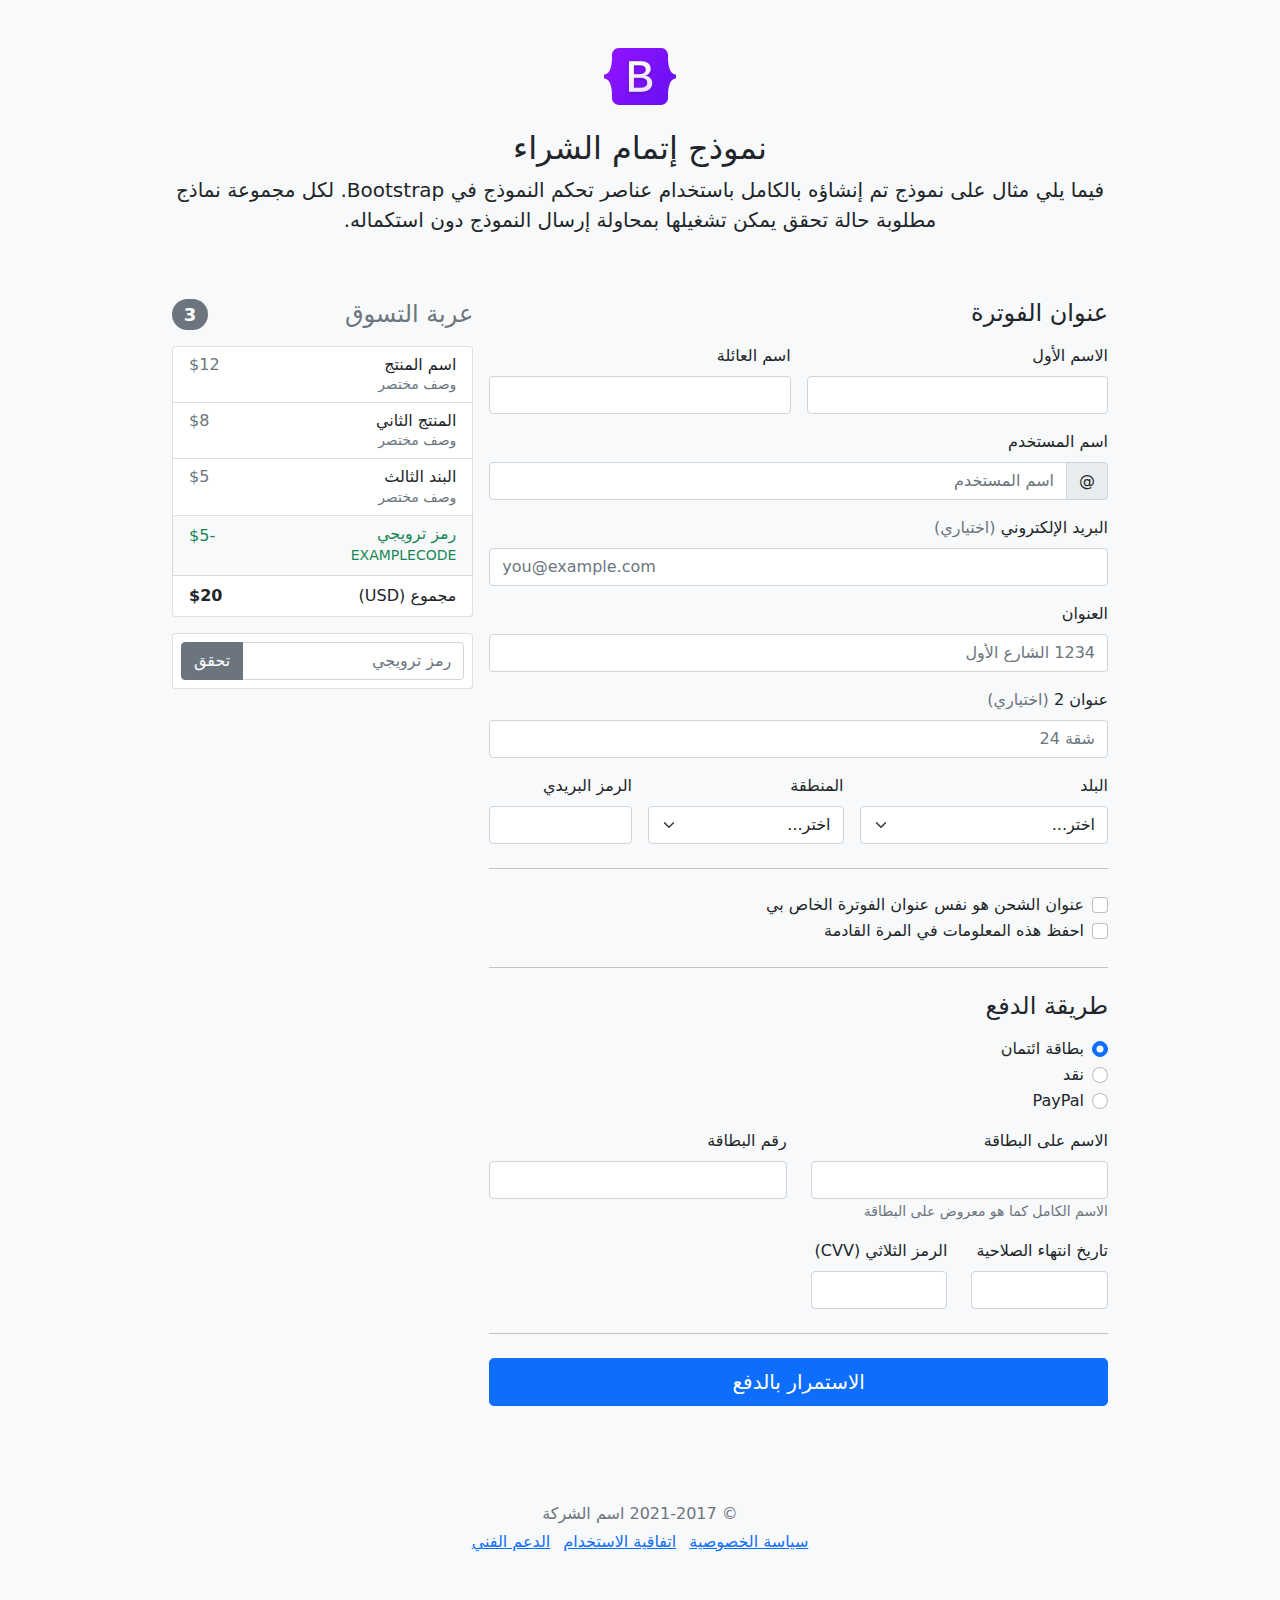
<file: bootstrap-5.0.2-examples/checkout-rtl/index.html>
<!doctype html>
<html lang="ar" dir="rtl">
  <head>
    <meta charset="utf-8">
    <meta name="viewport" content="width=device-width, initial-scale=1">
    <meta name="description" content="">
    <meta name="author" content="Mark Otto, Jacob Thornton, and Bootstrap contributors">
    <meta name="generator" content="Hugo 0.84.0">
    <title>مثال إتمام الشراء · Bootstrap v5.0</title>

    <link rel="canonical" href="https://getbootstrap.com/docs/5.0/examples/checkout-rtl/">

    

    <!-- Bootstrap core CSS -->
<link href="../assets/dist/css/bootstrap.rtl.min.css" rel="stylesheet">

    <style>
      .bd-placeholder-img {
        font-size: 1.125rem;
        text-anchor: middle;
        -webkit-user-select: none;
        -moz-user-select: none;
        user-select: none;
      }

      @media (min-width: 768px) {
        .bd-placeholder-img-lg {
          font-size: 3.5rem;
        }
      }
    </style>

    
    <!-- Custom styles for this template -->
    <link href="../checkout/form-validation.css" rel="stylesheet">
  </head>
  <body class="bg-light">
    
<div class="container">
  <main>
    <div class="py-5 text-center">
      <img class="d-block mx-auto mb-4" src="../assets/brand/bootstrap-logo.svg" alt="" width="72" height="57">
      <h2>نموذج إتمام الشراء</h2>
      <p class="lead">فيما يلي مثال على نموذج تم إنشاؤه بالكامل باستخدام عناصر تحكم النموذج في Bootstrap. لكل مجموعة نماذج مطلوبة حالة تحقق يمكن تشغيلها بمحاولة إرسال النموذج دون استكماله.</p>
    </div>

    <div class="row g-3">
      <div class="col-md-5 col-lg-4 order-md-last">
        <h4 class="d-flex justify-content-between align-items-center mb-3">
          <span class="text-muted">عربة التسوق</span>
          <span class="badge bg-secondary rounded-pill">3</span>
        </h4>
        <ul class="list-group mb-3">
          <li class="list-group-item d-flex justify-content-between lh-sm">
            <div>
              <h6 class="my-0">اسم المنتج</h6>
              <small class="text-muted">وصف مختصر</small>
            </div>
            <span class="text-muted">$12</span>
          </li>
          <li class="list-group-item d-flex justify-content-between lh-sm">
            <div>
              <h6 class="my-0">المنتج الثاني</h6>
              <small class="text-muted">وصف مختصر</small>
            </div>
            <span class="text-muted">$8</span>
          </li>
          <li class="list-group-item d-flex justify-content-between lh-sm">
            <div>
              <h6 class="my-0">البند الثالث</h6>
              <small class="text-muted">وصف مختصر</small>
            </div>
            <span class="text-muted">$5</span>
          </li>
          <li class="list-group-item d-flex justify-content-between bg-light">
            <div class="text-success">
              <h6 class="my-0">رمز ترويجي</h6>
              <small>EXAMPLECODE</small>
            </div>
            <span class="text-success">-$5</span>
          </li>
          <li class="list-group-item d-flex justify-content-between">
            <span>مجموع (USD)</span>
            <strong>$20</strong>
          </li>
        </ul>

        <form class="card p-2">
          <div class="input-group">
            <input type="text" class="form-control" placeholder="رمز ترويجي">
            <button type="submit" class="btn btn-secondary">تحقق</button>
          </div>
        </form>
      </div>
      <div class="col-md-7 col-lg-8">
        <h4 class="mb-3">عنوان الفوترة</h4>
        <form class="needs-validation" novalidate>
          <div class="row g-3">
            <div class="col-sm-6">
              <label for="firstName" class="form-label">الاسم الأول</label>
              <input type="text" class="form-control" id="firstName" placeholder="" value="" required>
              <div class="invalid-feedback">
                يرجى إدخال اسم أول صحيح.
              </div>
            </div>

            <div class="col-sm-6">
              <label for="lastName" class="form-label">اسم العائلة</label>
              <input type="text" class="form-control" id="lastName" placeholder="" value="" required>
              <div class="invalid-feedback">
                يرجى إدخال اسم عائلة صحيح.
              </div>
            </div>

            <div class="col-12">
              <label for="username" class="form-label">اسم المستخدم</label>
              <div class="input-group has-validation">
                <span class="input-group-text">@</span>
                <input type="text" class="form-control" id="username" placeholder="اسم المستخدم" required>
              <div class="invalid-feedback">
                اسم المستخدم الخاص بك مطلوب.
                </div>
              </div>
            </div>

            <div class="col-12">
              <label for="email" class="form-label">البريد الإلكتروني <span class="text-muted">(اختياري)</span></label>
              <input type="email" class="form-control" id="email" placeholder="you@example.com">
              <div class="invalid-feedback">
                يرجى إدخال عنوان بريد إلكتروني صحيح لتصلكم تحديثات الشحن.
              </div>
            </div>

            <div class="col-12">
              <label for="address" class="form-label">العنوان</label>
              <input type="text" class="form-control" id="address" placeholder="1234 الشارع الأول" required>
              <div class="invalid-feedback">
                يرجى إدخال عنوان الشحن الخاص بك.
              </div>
            </div>

            <div class="col-12">
              <label for="address2" class="form-label">عنوان 2 <span class="text-muted">(اختياري)</span></label>
              <input type="text" class="form-control" id="address2" placeholder="شقة 24">
            </div>

            <div class="col-md-5">
              <label for="country" class="form-label">البلد</label>
              <select class="form-select" id="country" required>
                <option value="">اختر...</option>
                <option>الولايات المتحدة الأمريكية</option>
              </select>
              <div class="invalid-feedback">
                يرجى اختيار بلد صحيح.
              </div>
            </div>

            <div class="col-md-4">
              <label for="state" class="form-label">المنطقة</label>
              <select class="form-select" id="state" required>
                <option value="">اختر...</option>
                <option>كاليفورنيا</option>
              </select>
              <div class="invalid-feedback">
                يرجى اختيار اسم منطقة صحيح.
              </div>
            </div>

            <div class="col-md-3">
              <label for="zip" class="form-label">الرمز البريدي</label>
              <input type="text" class="form-control" id="zip" placeholder="" required>
              <div class="invalid-feedback">
                الرمز البريدي مطلوب.
              </div>
            </div>
          </div>

          <hr class="my-4">

          <div class="form-check">
            <input type="checkbox" class="form-check-input" id="same-address">
            <label class="form-check-label" for="same-address">عنوان الشحن هو نفس عنوان الفوترة الخاص بي</label>
          </div>

          <div class="form-check">
            <input type="checkbox" class="form-check-input" id="save-info">
            <label class="form-check-label" for="save-info">احفظ هذه المعلومات في المرة القادمة</label>
          </div>

          <hr class="my-4">

          <h4 class="mb-3">طريقة الدفع</h4>

          <div class="my-3">
            <div class="form-check">
              <input id="credit" name="paymentMethod" type="radio" class="form-check-input" checked required>
              <label class="form-check-label" for="credit">بطاقة ائتمان</label>
            </div>
            <div class="form-check">
              <input id="cash" name="paymentMethod" type="radio" class="form-check-input" required>
              <label class="form-check-label" for="cash">نقد</label>
            </div>
            <div class="form-check">
              <input id="paypal" name="paymentMethod" type="radio" class="form-check-input" required>
              <label class="form-check-label" for="paypal">PayPal</label>
            </div>
          </div>

          <div class="row gy-3">
            <div class="col-md-6">
              <label for="cc-name" class="form-label">الاسم على البطاقة</label>
              <input type="text" class="form-control" id="cc-name" placeholder="" required>
              <small class="text-muted">الاسم الكامل كما هو معروض على البطاقة</small>
              <div class="invalid-feedback">
                الاسم على البطاقة مطلوب
              </div>
            </div>

            <div class="col-md-6">
              <label for="cc-number" class="form-label">رقم البطاقة</label>
              <input type="text" class="form-control" id="cc-number" placeholder="" required>
              <div class="invalid-feedback">
                رقم بطاقة الائتمان مطلوب
              </div>
            </div>

            <div class="col-md-3">
              <label for="cc-expiration" class="form-label">تاريخ انتهاء الصلاحية</label>
              <input type="text" class="form-control" id="cc-expiration" placeholder="" required>
              <div class="invalid-feedback">
                تاريخ انتهاء الصلاحية مطلوب
              </div>
            </div>

            <div class="col-md-3">
              <label for="cc-cvv" class="form-label">الرمز الثلاثي (CVV)</label>
              <input type="text" class="form-control" id="cc-cvv" placeholder="" required>
              <div class="invalid-feedback">
                رمز الحماية مطلوب
              </div>
            </div>
          </div>

          <hr class="my-4">

          <button class="w-100 btn btn-primary btn-lg" type="submit">الاستمرار بالدفع</button>
        </form>
      </div>
    </div>
  </main>
  <footer class="my-5 pt-5 text-muted text-center text-small">
    <p class="mb-1">&copy; 2021-2017 اسم الشركة</p>
    <ul class="list-inline">
      <li class="list-inline-item"><a href="#">سياسة الخصوصية</a></li>
      <li class="list-inline-item"><a href="#">اتفاقية الاستخدام</a></li>
      <li class="list-inline-item"><a href="#">الدعم الفني</a></li>
    </ul>
  </footer>
</div>


    <script src="../assets/dist/js/bootstrap.bundle.min.js"></script>

      <script src="../checkout/form-validation.js"></script>
  </body>
</html>
</file>
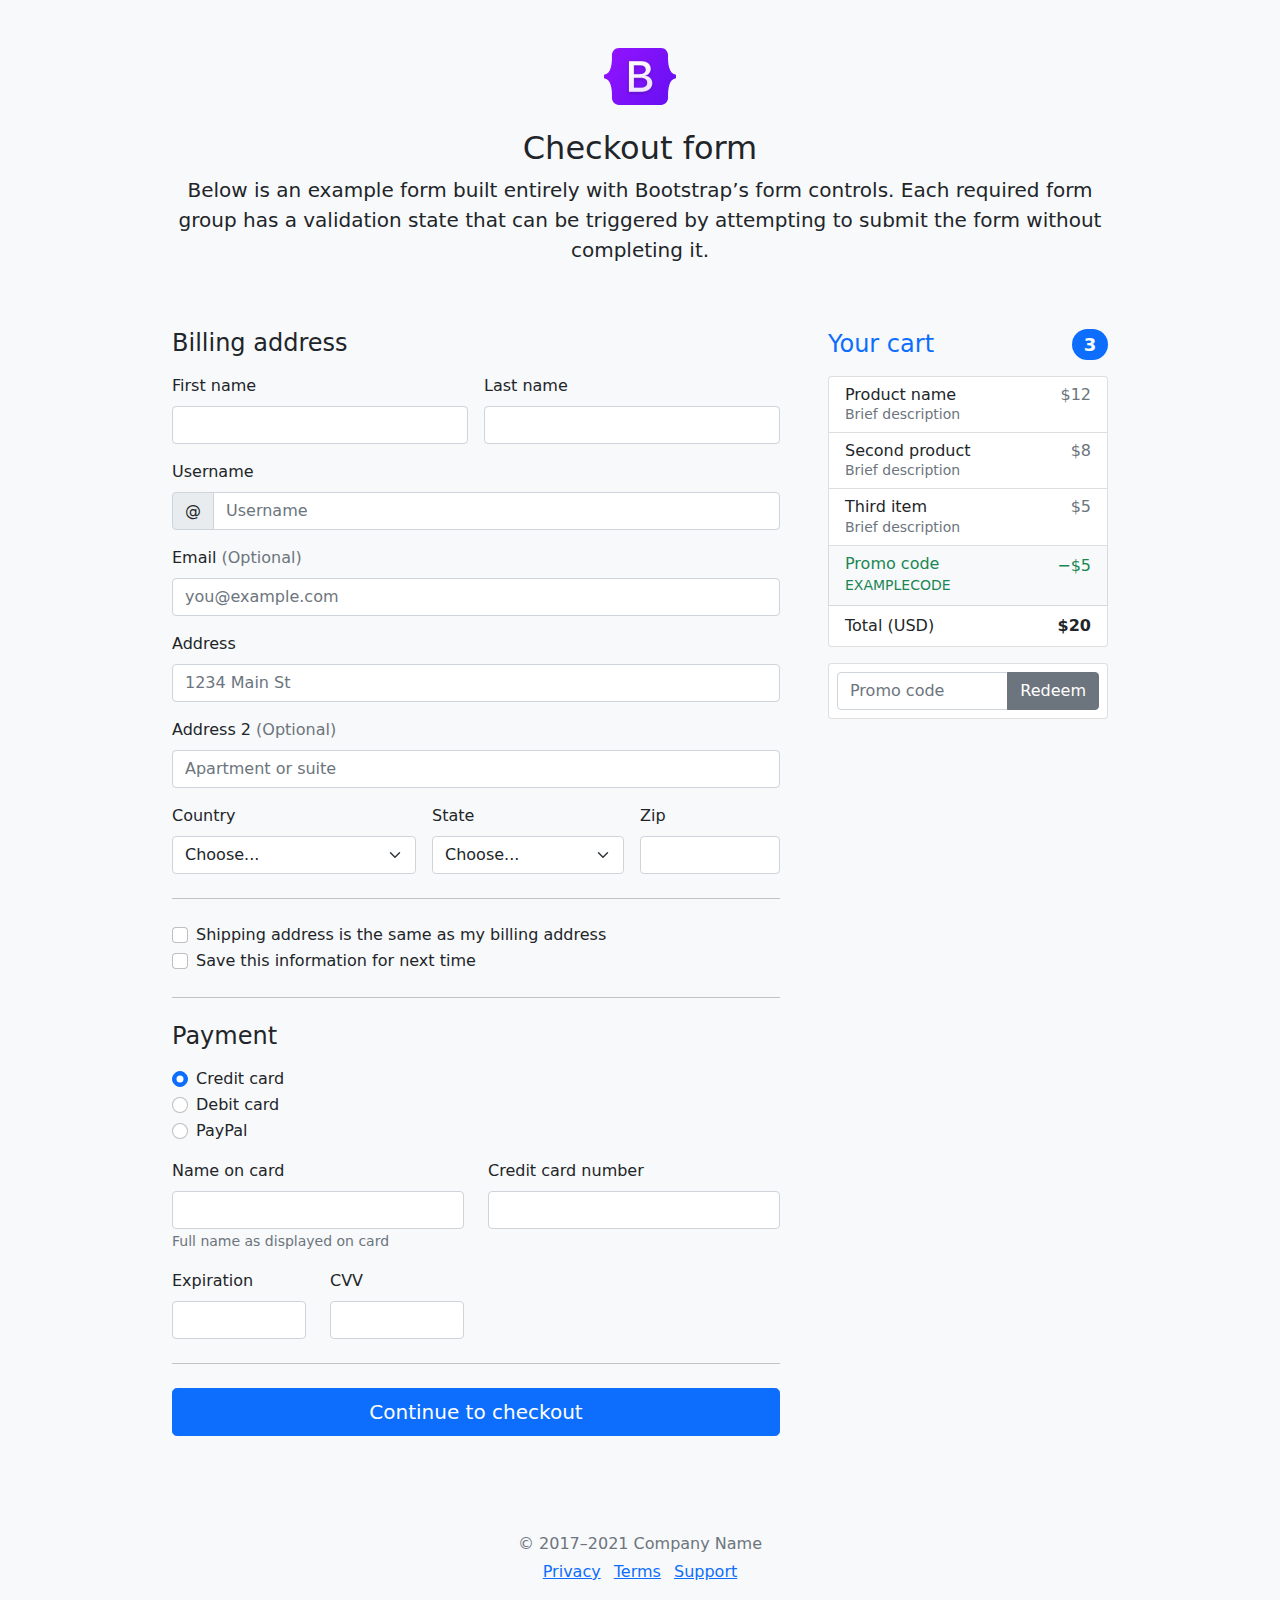
<file: bootstrap-5.0.2-examples/checkout/index.html>
<!doctype html>
<html lang="en">
  <head>
    <meta charset="utf-8">
    <meta name="viewport" content="width=device-width, initial-scale=1">
    <meta name="description" content="">
    <meta name="author" content="Mark Otto, Jacob Thornton, and Bootstrap contributors">
    <meta name="generator" content="Hugo 0.84.0">
    <title>Checkout example · Bootstrap v5.0</title>

    <link rel="canonical" href="https://getbootstrap.com/docs/5.0/examples/checkout/">

    

    <!-- Bootstrap core CSS -->
<link href="../assets/dist/css/bootstrap.min.css" rel="stylesheet">

    <style>
      .bd-placeholder-img {
        font-size: 1.125rem;
        text-anchor: middle;
        -webkit-user-select: none;
        -moz-user-select: none;
        user-select: none;
      }

      @media (min-width: 768px) {
        .bd-placeholder-img-lg {
          font-size: 3.5rem;
        }
      }
    </style>

    
    <!-- Custom styles for this template -->
    <link href="form-validation.css" rel="stylesheet">
  </head>
  <body class="bg-light">
    
<div class="container">
  <main>
    <div class="py-5 text-center">
      <img class="d-block mx-auto mb-4" src="../assets/brand/bootstrap-logo.svg" alt="" width="72" height="57">
      <h2>Checkout form</h2>
      <p class="lead">Below is an example form built entirely with Bootstrap’s form controls. Each required form group has a validation state that can be triggered by attempting to submit the form without completing it.</p>
    </div>

    <div class="row g-5">
      <div class="col-md-5 col-lg-4 order-md-last">
        <h4 class="d-flex justify-content-between align-items-center mb-3">
          <span class="text-primary">Your cart</span>
          <span class="badge bg-primary rounded-pill">3</span>
        </h4>
        <ul class="list-group mb-3">
          <li class="list-group-item d-flex justify-content-between lh-sm">
            <div>
              <h6 class="my-0">Product name</h6>
              <small class="text-muted">Brief description</small>
            </div>
            <span class="text-muted">$12</span>
          </li>
          <li class="list-group-item d-flex justify-content-between lh-sm">
            <div>
              <h6 class="my-0">Second product</h6>
              <small class="text-muted">Brief description</small>
            </div>
            <span class="text-muted">$8</span>
          </li>
          <li class="list-group-item d-flex justify-content-between lh-sm">
            <div>
              <h6 class="my-0">Third item</h6>
              <small class="text-muted">Brief description</small>
            </div>
            <span class="text-muted">$5</span>
          </li>
          <li class="list-group-item d-flex justify-content-between bg-light">
            <div class="text-success">
              <h6 class="my-0">Promo code</h6>
              <small>EXAMPLECODE</small>
            </div>
            <span class="text-success">−$5</span>
          </li>
          <li class="list-group-item d-flex justify-content-between">
            <span>Total (USD)</span>
            <strong>$20</strong>
          </li>
        </ul>

        <form class="card p-2">
          <div class="input-group">
            <input type="text" class="form-control" placeholder="Promo code">
            <button type="submit" class="btn btn-secondary">Redeem</button>
          </div>
        </form>
      </div>
      <div class="col-md-7 col-lg-8">
        <h4 class="mb-3">Billing address</h4>
        <form class="needs-validation" novalidate>
          <div class="row g-3">
            <div class="col-sm-6">
              <label for="firstName" class="form-label">First name</label>
              <input type="text" class="form-control" id="firstName" placeholder="" value="" required>
              <div class="invalid-feedback">
                Valid first name is required.
              </div>
            </div>

            <div class="col-sm-6">
              <label for="lastName" class="form-label">Last name</label>
              <input type="text" class="form-control" id="lastName" placeholder="" value="" required>
              <div class="invalid-feedback">
                Valid last name is required.
              </div>
            </div>

            <div class="col-12">
              <label for="username" class="form-label">Username</label>
              <div class="input-group has-validation">
                <span class="input-group-text">@</span>
                <input type="text" class="form-control" id="username" placeholder="Username" required>
              <div class="invalid-feedback">
                  Your username is required.
                </div>
              </div>
            </div>

            <div class="col-12">
              <label for="email" class="form-label">Email <span class="text-muted">(Optional)</span></label>
              <input type="email" class="form-control" id="email" placeholder="you@example.com">
              <div class="invalid-feedback">
                Please enter a valid email address for shipping updates.
              </div>
            </div>

            <div class="col-12">
              <label for="address" class="form-label">Address</label>
              <input type="text" class="form-control" id="address" placeholder="1234 Main St" required>
              <div class="invalid-feedback">
                Please enter your shipping address.
              </div>
            </div>

            <div class="col-12">
              <label for="address2" class="form-label">Address 2 <span class="text-muted">(Optional)</span></label>
              <input type="text" class="form-control" id="address2" placeholder="Apartment or suite">
            </div>

            <div class="col-md-5">
              <label for="country" class="form-label">Country</label>
              <select class="form-select" id="country" required>
                <option value="">Choose...</option>
                <option>United States</option>
              </select>
              <div class="invalid-feedback">
                Please select a valid country.
              </div>
            </div>

            <div class="col-md-4">
              <label for="state" class="form-label">State</label>
              <select class="form-select" id="state" required>
                <option value="">Choose...</option>
                <option>California</option>
              </select>
              <div class="invalid-feedback">
                Please provide a valid state.
              </div>
            </div>

            <div class="col-md-3">
              <label for="zip" class="form-label">Zip</label>
              <input type="text" class="form-control" id="zip" placeholder="" required>
              <div class="invalid-feedback">
                Zip code required.
              </div>
            </div>
          </div>

          <hr class="my-4">

          <div class="form-check">
            <input type="checkbox" class="form-check-input" id="same-address">
            <label class="form-check-label" for="same-address">Shipping address is the same as my billing address</label>
          </div>

          <div class="form-check">
            <input type="checkbox" class="form-check-input" id="save-info">
            <label class="form-check-label" for="save-info">Save this information for next time</label>
          </div>

          <hr class="my-4">

          <h4 class="mb-3">Payment</h4>

          <div class="my-3">
            <div class="form-check">
              <input id="credit" name="paymentMethod" type="radio" class="form-check-input" checked required>
              <label class="form-check-label" for="credit">Credit card</label>
            </div>
            <div class="form-check">
              <input id="debit" name="paymentMethod" type="radio" class="form-check-input" required>
              <label class="form-check-label" for="debit">Debit card</label>
            </div>
            <div class="form-check">
              <input id="paypal" name="paymentMethod" type="radio" class="form-check-input" required>
              <label class="form-check-label" for="paypal">PayPal</label>
            </div>
          </div>

          <div class="row gy-3">
            <div class="col-md-6">
              <label for="cc-name" class="form-label">Name on card</label>
              <input type="text" class="form-control" id="cc-name" placeholder="" required>
              <small class="text-muted">Full name as displayed on card</small>
              <div class="invalid-feedback">
                Name on card is required
              </div>
            </div>

            <div class="col-md-6">
              <label for="cc-number" class="form-label">Credit card number</label>
              <input type="text" class="form-control" id="cc-number" placeholder="" required>
              <div class="invalid-feedback">
                Credit card number is required
              </div>
            </div>

            <div class="col-md-3">
              <label for="cc-expiration" class="form-label">Expiration</label>
              <input type="text" class="form-control" id="cc-expiration" placeholder="" required>
              <div class="invalid-feedback">
                Expiration date required
              </div>
            </div>

            <div class="col-md-3">
              <label for="cc-cvv" class="form-label">CVV</label>
              <input type="text" class="form-control" id="cc-cvv" placeholder="" required>
              <div class="invalid-feedback">
                Security code required
              </div>
            </div>
          </div>

          <hr class="my-4">

          <button class="w-100 btn btn-primary btn-lg" type="submit">Continue to checkout</button>
        </form>
      </div>
    </div>
  </main>

  <footer class="my-5 pt-5 text-muted text-center text-small">
    <p class="mb-1">&copy; 2017–2021 Company Name</p>
    <ul class="list-inline">
      <li class="list-inline-item"><a href="#">Privacy</a></li>
      <li class="list-inline-item"><a href="#">Terms</a></li>
      <li class="list-inline-item"><a href="#">Support</a></li>
    </ul>
  </footer>
</div>


    <script src="../assets/dist/js/bootstrap.bundle.min.js"></script>

      <script src="form-validation.js"></script>
  </body>
</html>
</file>
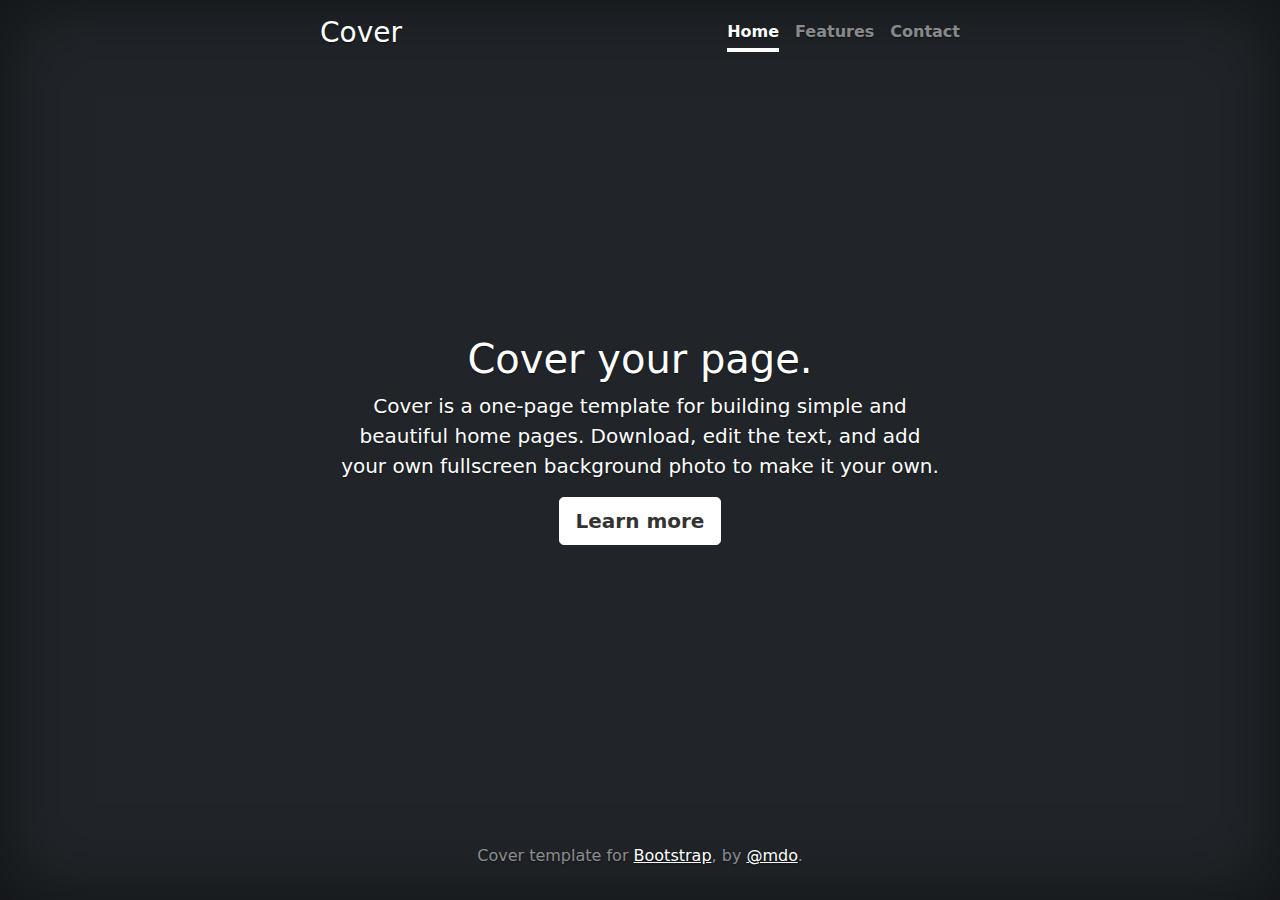
<file: bootstrap-5.0.2-examples/cover/index.html>
<!doctype html>
<html lang="en" class="h-100">
  <head>
    <meta charset="utf-8">
    <meta name="viewport" content="width=device-width, initial-scale=1">
    <meta name="description" content="">
    <meta name="author" content="Mark Otto, Jacob Thornton, and Bootstrap contributors">
    <meta name="generator" content="Hugo 0.84.0">
    <title>Cover Template · Bootstrap v5.0</title>

    <link rel="canonical" href="https://getbootstrap.com/docs/5.0/examples/cover/">

    

    <!-- Bootstrap core CSS -->
<link href="../assets/dist/css/bootstrap.min.css" rel="stylesheet">

    <style>
      .bd-placeholder-img {
        font-size: 1.125rem;
        text-anchor: middle;
        -webkit-user-select: none;
        -moz-user-select: none;
        user-select: none;
      }

      @media (min-width: 768px) {
        .bd-placeholder-img-lg {
          font-size: 3.5rem;
        }
      }
    </style>

    
    <!-- Custom styles for this template -->
    <link href="cover.css" rel="stylesheet">
  </head>
  <body class="d-flex h-100 text-center text-white bg-dark">
    
<div class="cover-container d-flex w-100 h-100 p-3 mx-auto flex-column">
  <header class="mb-auto">
    <div>
      <h3 class="float-md-start mb-0">Cover</h3>
      <nav class="nav nav-masthead justify-content-center float-md-end">
        <a class="nav-link active" aria-current="page" href="#">Home</a>
        <a class="nav-link" href="#">Features</a>
        <a class="nav-link" href="#">Contact</a>
      </nav>
    </div>
  </header>

  <main class="px-3">
    <h1>Cover your page.</h1>
    <p class="lead">Cover is a one-page template for building simple and beautiful home pages. Download, edit the text, and add your own fullscreen background photo to make it your own.</p>
    <p class="lead">
      <a href="#" class="btn btn-lg btn-secondary fw-bold border-white bg-white">Learn more</a>
    </p>
  </main>

  <footer class="mt-auto text-white-50">
    <p>Cover template for <a href="https://getbootstrap.com/" class="text-white">Bootstrap</a>, by <a href="https://twitter.com/mdo" class="text-white">@mdo</a>.</p>
  </footer>
</div>


    
  </body>
</html>
</file>
<file: styles/test-site.css>
html {
  scroll-behavior: smooth;
 }

 #aboutme {
   background: rgb(227, 227, 227) !important;
 }

.icon-list {
  padding-left: 0;
  list-style: none;
}
.icon-list li {
  display: flex;
  align-items: flex-start;
  margin-bottom: .25rem;
}
.icon-list li::before {
  display: block;
  flex-shrink: 0;
  width: 1.5em;
  height: 1.5em;
  margin-right: .5rem;
  content: "";
  background: url("data:image/svg+xml,%3Csvg xmlns='http://www.w3.org/2000/svg' fill='%23212529' viewBox='0 0 16 16'%3E%3Cpath d='M8 0a8 8 0 1 1 0 16A8 8 0 0 1 8 0zM4.5 7.5a.5.5 0 0 0 0 1h5.793l-2.147 2.146a.5.5 0 0 0 .708.708l3-3a.5.5 0 0 0 0-.708l-3-3a.5.5 0 1 0-.708.708L10.293 7.5H4.5z'/%3E%3C/svg%3E") no-repeat center center / 100% auto;
}

.center {
  display: block;
  margin-left: auto;
  margin-right: auto;
  width: 50%;
}

.marketing .col-lg-4 {
  margin-bottom: 1.5rem;
  text-align: left;
}
.marketing h2 {
  font-weight: 400;
}
/* rtl:begin:ignore */
.marketing .col-lg-4 p {
  margin-right: .75rem;
  margin-left: .75rem;
}

.feature.col {
  margin-left: 13%;
  padding-right: 10px;
}

#vertical {
  margin-top: -2%;
  position: absolute;
  left: 35%;
}

#vertical1 {
  margin-top: -2%;
  position: absolute;
  left: 55%;
}

#vertical2 {
  margin-top: -2%;
  position: absolute;
  left: 76%;
}
</file>
<file: bootstrap-5.0.2-examples/blog/blog.rtl.css>
/* stylelint-disable selector-list-comma-newline-after */

.blog-header {
  line-height: 1;
  border-bottom: 1px solid #e5e5e5;
}

.blog-header-logo {
  font-family: Amiri, Georgia, "Times New Roman", serif;
  font-size: 2.25rem;
}

.blog-header-logo:hover {
  text-decoration: none;
}

h1, h2, h3, h4, h5, h6 {
  font-family: Amiri, Georgia, "Times New Roman", serif;
}

.display-4 {
  font-size: 2.5rem;
}
@media (min-width: 768px) {
  .display-4 {
    font-size: 3rem;
  }
}

.nav-scroller {
  position: relative;
  z-index: 2;
  height: 2.75rem;
  overflow-y: hidden;
}

.nav-scroller .nav {
  display: flex;
  flex-wrap: nowrap;
  padding-bottom: 1rem;
  margin-top: -1px;
  overflow-x: auto;
  text-align: center;
  white-space: nowrap;
  -webkit-overflow-scrolling: touch;
}

.nav-scroller .nav-link {
  padding-top: .75rem;
  padding-bottom: .75rem;
  font-size: .875rem;
}

.card-img-right {
  height: 100%;
  border-radius: 3px 0 0 3px;
}

.flex-auto {
  flex: 0 0 auto;
}

.h-250 { height: 250px; }
@media (min-width: 768px) {
  .h-md-250 { height: 250px; }
}

/* Pagination */
.blog-pagination {
  margin-bottom: 4rem;
}
.blog-pagination > .btn {
  border-radius: 2rem;
}

/*
 * Blog posts
 */
.blog-post {
  margin-bottom: 4rem;
}
.blog-post-title {
  margin-bottom: .25rem;
  font-size: 2.5rem;
}
.blog-post-meta {
  margin-bottom: 1.25rem;
  color: #727272;
}

/*
 * Footer
 */
.blog-footer {
  padding: 2.5rem 0;
  color: #727272;
  text-align: center;
  background-color: #f9f9f9;
  border-top: .05rem solid #e5e5e5;
}
.blog-footer p:last-child {
  margin-bottom: 0;
}
</file>
<file: bootstrap-5.0.2-examples/blog/blog.css>
/* stylelint-disable selector-list-comma-newline-after */

.blog-header {
  line-height: 1;
  border-bottom: 1px solid #e5e5e5;
}

.blog-header-logo {
  font-family: "Playfair Display", Georgia, "Times New Roman", serif/*rtl:Amiri, Georgia, "Times New Roman", serif*/;
  font-size: 2.25rem;
}

.blog-header-logo:hover {
  text-decoration: none;
}

h1, h2, h3, h4, h5, h6 {
  font-family: "Playfair Display", Georgia, "Times New Roman", serif/*rtl:Amiri, Georgia, "Times New Roman", serif*/;
}

.display-4 {
  font-size: 2.5rem;
}
@media (min-width: 768px) {
  .display-4 {
    font-size: 3rem;
  }
}

.nav-scroller {
  position: relative;
  z-index: 2;
  height: 2.75rem;
  overflow-y: hidden;
}

.nav-scroller .nav {
  display: flex;
  flex-wrap: nowrap;
  padding-bottom: 1rem;
  margin-top: -1px;
  overflow-x: auto;
  text-align: center;
  white-space: nowrap;
  -webkit-overflow-scrolling: touch;
}

.nav-scroller .nav-link {
  padding-top: .75rem;
  padding-bottom: .75rem;
  font-size: .875rem;
}

.card-img-right {
  height: 100%;
  border-radius: 0 3px 3px 0;
}

.flex-auto {
  flex: 0 0 auto;
}

.h-250 { height: 250px; }
@media (min-width: 768px) {
  .h-md-250 { height: 250px; }
}

/* Pagination */
.blog-pagination {
  margin-bottom: 4rem;
}
.blog-pagination > .btn {
  border-radius: 2rem;
}

/*
 * Blog posts
 */
.blog-post {
  margin-bottom: 4rem;
}
.blog-post-title {
  margin-bottom: .25rem;
  font-size: 2.5rem;
}
.blog-post-meta {
  margin-bottom: 1.25rem;
  color: #727272;
}

/*
 * Footer
 */
.blog-footer {
  padding: 2.5rem 0;
  color: #727272;
  text-align: center;
  background-color: #f9f9f9;
  border-top: .05rem solid #e5e5e5;
}
.blog-footer p:last-child {
  margin-bottom: 0;
}
</file>
<file: bootstrap-5.0.2-examples/carousel/carousel.rtl.css>
/* GLOBAL STYLES
-------------------------------------------------- */
/* Padding below the footer and lighter body text */

body {
  padding-top: 3rem;
  padding-bottom: 3rem;
  color: #5a5a5a;
}


/* CUSTOMIZE THE CAROUSEL
-------------------------------------------------- */

/* Carousel base class */
.carousel {
  margin-bottom: 4rem;
}
/* Since positioning the image, we need to help out the caption */
.carousel-caption {
  bottom: 3rem;
  z-index: 10;
}

/* Declare heights because of positioning of img element */
.carousel-item {
  height: 32rem;
}
.carousel-item > img {
  position: absolute;
  top: 0;
  right: 0;
  min-width: 100%;
  height: 32rem;
}


/* MARKETING CONTENT
-------------------------------------------------- */

/* Center align the text within the three columns below the carousel */
.marketing .col-lg-4 {
  margin-bottom: 1.5rem;
  text-align: center;
}
.marketing h2 {
  font-weight: 400;
}
.marketing .col-lg-4 p {
  margin-right: .75rem;
  margin-left: .75rem;
}


/* Featurettes
------------------------- */

.featurette-divider {
  margin: 5rem 0; /* Space out the Bootstrap <hr> more */
}

/* Thin out the marketing headings */
.featurette-heading {
  font-weight: 300;
  line-height: 1;
}


/* RESPONSIVE CSS
-------------------------------------------------- */

@media (min-width: 40em) {
  /* Bump up size of carousel content */
  .carousel-caption p {
    margin-bottom: 1.25rem;
    font-size: 1.25rem;
    line-height: 1.4;
  }

  .featurette-heading {
    font-size: 50px;
  }
}

@media (min-width: 62em) {
  .featurette-heading {
    margin-top: 7rem;
  }
}
</file>
<file: bootstrap-5.0.2-examples/carousel/carousel.css>
/* GLOBAL STYLES
-------------------------------------------------- */
/* Padding below the footer and lighter body text */

body {
  padding-top: 3rem;
  padding-bottom: 3rem;
  color: #5a5a5a;
}


/* CUSTOMIZE THE CAROUSEL
-------------------------------------------------- */

/* Carousel base class */
.carousel {
  margin-bottom: 4rem;
}
/* Since positioning the image, we need to help out the caption */
.carousel-caption {
  bottom: 3rem;
  z-index: 10;
}

/* Declare heights because of positioning of img element */
.carousel-item {
  height: 32rem;
}
.carousel-item > img {
  position: absolute;
  top: 0;
  left: 0;
  min-width: 100%;
  height: 32rem;
}


/* MARKETING CONTENT
-------------------------------------------------- */

/* Center align the text within the three columns below the carousel */
.marketing .col-lg-4 {
  margin-bottom: 1.5rem;
  text-align: center;
}
.marketing h2 {
  font-weight: 400;
}
/* rtl:begin:ignore */
.marketing .col-lg-4 p {
  margin-right: .75rem;
  margin-left: .75rem;
}
/* rtl:end:ignore */


/* Featurettes
------------------------- */

.featurette-divider {
  margin: 5rem 0; /* Space out the Bootstrap <hr> more */
}

/* Thin out the marketing headings */
.featurette-heading {
  font-weight: 300;
  line-height: 1;
  /* rtl:remove */
  letter-spacing: -.05rem;
}


/* RESPONSIVE CSS
-------------------------------------------------- */

@media (min-width: 40em) {
  /* Bump up size of carousel content */
  .carousel-caption p {
    margin-bottom: 1.25rem;
    font-size: 1.25rem;
    line-height: 1.4;
  }

  .featurette-heading {
    font-size: 50px;
  }
}

@media (min-width: 62em) {
  .featurette-heading {
    margin-top: 7rem;
  }
}
</file>
<file: bootstrap-5.0.2-examples/checkout/form-validation.css>
.container {
  max-width: 960px;
}
</file>
<file: bootstrap-5.0.2-examples/cover/cover.css>
/*
 * Globals
 */


/* Custom default button */
.btn-secondary,
.btn-secondary:hover,
.btn-secondary:focus {
  color: #333;
  text-shadow: none; /* Prevent inheritance from `body` */
}


/*
 * Base structure
 */

body {
  text-shadow: 0 .05rem .1rem rgba(0, 0, 0, .5);
  box-shadow: inset 0 0 5rem rgba(0, 0, 0, .5);
}

.cover-container {
  max-width: 42em;
}


/*
 * Header
 */

.nav-masthead .nav-link {
  padding: .25rem 0;
  font-weight: 700;
  color: rgba(255, 255, 255, .5);
  background-color: transparent;
  border-bottom: .25rem solid transparent;
}

.nav-masthead .nav-link:hover,
.nav-masthead .nav-link:focus {
  border-bottom-color: rgba(255, 255, 255, .25);
}

.nav-masthead .nav-link + .nav-link {
  margin-left: 1rem;
}

.nav-masthead .active {
  color: #fff;
  border-bottom-color: #fff;
}
</file>
<file: bootstrap-5.0.2-examples/cheatsheet/cheatsheet.rtl.css>
body {
  scroll-behavior: smooth;
}

/**
 * Bootstrap "Journal code" icon
 * @link https://icons.getbootstrap.com/icons/journal-code/
 */
.bd-heading a::before {
  display: inline-block;
  width: 1em;
  height: 1em;
  margin-left: .25rem;
  content: "";
  background-image: url("data:image/svg+xml,%3Csvg xmlns='http://www.w3.org/2000/svg' fill='%25230d6efd' viewBox='0 0 16 16'%3E%3Cpath d='M4 1h8a2 2 0 0 1 2 2v10a2 2 0 0 1-2 2H4a2 2 0 0 1-2-2h1a1 1 0 0 0 1 1h8a1 1 0 0 0 1-1V3a1 1 0 0 0-1-1H4a1 1 0 0 0-1 1H2a2 2 0 0 1 2-2z'/%3E%3Cpath d='M2 5v-.5a.5.5 0 0 1 1 0V5h.5a.5.5 0 0 1 0 1h-2a.5.5 0 0 1 0-1H2zm0 3v-.5a.5.5 0 0 1 1 0V8h.5a.5.5 0 0 1 0 1h-2a.5.5 0 0 1 0-1H2zm0 3v-.5a.5.5 0 0 1 1 0v.5h.5a.5.5 0 0 1 0 1h-2a.5.5 0 0 1 0-1H2z'/%3E%3Cpath fill-rule='evenodd' d='M8.646 5.646a.5.5 0 0 1 .708 0l2 2a.5.5 0 0 1 0 .708l-2 2a.5.5 0 0 1-.708-.708L10.293 8 8.646 6.354a.5.5 0 0 1 0-.708zm-1.292 0a.5.5 0 0 0-.708 0l-2 2a.5.5 0 0 0 0 .708l2 2a.5.5 0 0 0 .708-.708L5.707 8l1.647-1.646a.5.5 0 0 0 0-.708z'/%3E%3C/svg%3E");
  background-size: 1em;
}

/* stylelint-disable-next-line selector-max-universal */
.bd-heading + div > * + * {
  margin-top: 3rem;
}

/* Table of contents */
.bd-aside a {
  padding: .1875rem .5rem;
  margin-top: .125rem;
  margin-right: .3125rem;
  color: rgba(0, 0, 0, .65);
  text-decoration: none;
}

.bd-aside a:hover,
.bd-aside a:focus {
  color: rgba(0, 0, 0, .85);
  background-color: rgba(121, 82, 179, .1);
}

.bd-aside .active {
  font-weight: 600;
  color: rgba(0, 0, 0, .85);
}

.bd-aside .btn {
  padding: .25rem .5rem;
  font-weight: 600;
  color: rgba(0, 0, 0, .65);
  border: 0;
}

.bd-aside .btn:hover,
.bd-aside .btn:focus {
  color: rgba(0, 0, 0, .85);
  background-color: rgba(121, 82, 179, .1);
}

.bd-aside .btn:focus {
  box-shadow: 0 0 0 1px rgba(121, 82, 179, .7);
}

.bd-aside .btn::before {
  width: 1.25em;
  line-height: 0;
  content: url("data:image/svg+xml,%3csvg xmlns='http://www.w3.org/2000/svg' width='16' height='16' viewBox='0 0 16 16'%3e%3cpath fill='none' stroke='rgba%280,0,0,.5%29' stroke-linecap='round' stroke-linejoin='round' stroke-width='2' d='M5 14l6-6-6-6'/%3e%3c/svg%3e");
  transition: transform .35s ease;
  transform: rotate(180deg) translateX(-2px);
  transform-origin: .5em 50%;
}

.bd-aside .btn[aria-expanded="true"]::before {
  transform: rotate(90deg);
}


/* Examples */
.scrollspy-example {
  position: relative;
  height: 200px;
  margin-top: .5rem;
  overflow: auto;
}

[id="modal"] .bd-example .btn,
[id="buttons"] .bd-example .btn,
[id="tooltips"] .bd-example .btn,
[id="popovers"] .bd-example .btn,
[id="dropdowns"] .bd-example .btn-group,
[id="dropdowns"] .bd-example .dropdown,
[id="dropdowns"] .bd-example .dropup,
[id="dropdowns"] .bd-example .dropend,
[id="dropdowns"] .bd-example .dropstart {
  margin: 0 0 1rem 1rem;
}

/* Layout */
@media (min-width: 1200px) {
  body {
    display: grid;
    gap: 1rem;
    grid-template-columns: 1fr 4fr 1fr;
    grid-template-rows: auto;
  }

  .bd-header {
    position: fixed;
    top: 0;
    right: 0;
    left: 0;
    z-index: 1030;
    grid-column: 1 / span 3;
  }

  .bd-aside,
  .bd-cheatsheet {
    padding-top: 4rem;
  }

  /**
   * 1. Too bad only Firefox supports subgrids ATM
   */
  .bd-cheatsheet,
  .bd-cheatsheet section,
  .bd-cheatsheet article {
    display: inherit; /* 1 */
    gap: inherit; /* 1 */
    grid-template-columns: 1fr 4fr;
    grid-column: 1 / span 2;
    grid-template-rows: auto;
  }

  .bd-aside {
    grid-area: 1 / 3;
    scroll-margin-top: 4rem;
  }

  .bd-cheatsheet section,
  .bd-cheatsheet section > h2 {
    top: 2rem;
    scroll-margin-top: 2rem;
  }

  .bd-cheatsheet section > h2::before {
    position: absolute;
    top: 0;
    right: 0;
    bottom: -2rem;
    left: 0;
    z-index: -1;
    content: "";
    background-image: linear-gradient(to bottom, rgba(255, 255, 255, 1) calc(100% - 3rem), rgba(255, 255, 255, .01));
  }

  .bd-cheatsheet article,
  .bd-cheatsheet .bd-heading {
    top: 8rem;
    scroll-margin-top: 8rem;
  }

  .bd-cheatsheet .bd-heading {
    z-index: 1;
  }
}
</file>
<file: bootstrap-5.0.2-examples/cheatsheet/cheatsheet.css>
body {
  scroll-behavior: smooth;
}

/**
 * Bootstrap "Journal code" icon
 * @link https://icons.getbootstrap.com/icons/journal-code/
 */
.bd-heading a::before {
  display: inline-block;
  width: 1em;
  height: 1em;
  margin-right: .25rem;
  content: "";
  background-image: url("data:image/svg+xml,%3Csvg xmlns='http://www.w3.org/2000/svg' fill='%25230d6efd' viewBox='0 0 16 16'%3E%3Cpath d='M4 1h8a2 2 0 0 1 2 2v10a2 2 0 0 1-2 2H4a2 2 0 0 1-2-2h1a1 1 0 0 0 1 1h8a1 1 0 0 0 1-1V3a1 1 0 0 0-1-1H4a1 1 0 0 0-1 1H2a2 2 0 0 1 2-2z'/%3E%3Cpath d='M2 5v-.5a.5.5 0 0 1 1 0V5h.5a.5.5 0 0 1 0 1h-2a.5.5 0 0 1 0-1H2zm0 3v-.5a.5.5 0 0 1 1 0V8h.5a.5.5 0 0 1 0 1h-2a.5.5 0 0 1 0-1H2zm0 3v-.5a.5.5 0 0 1 1 0v.5h.5a.5.5 0 0 1 0 1h-2a.5.5 0 0 1 0-1H2z'/%3E%3Cpath fill-rule='evenodd' d='M8.646 5.646a.5.5 0 0 1 .708 0l2 2a.5.5 0 0 1 0 .708l-2 2a.5.5 0 0 1-.708-.708L10.293 8 8.646 6.354a.5.5 0 0 1 0-.708zm-1.292 0a.5.5 0 0 0-.708 0l-2 2a.5.5 0 0 0 0 .708l2 2a.5.5 0 0 0 .708-.708L5.707 8l1.647-1.646a.5.5 0 0 0 0-.708z'/%3E%3C/svg%3E");
  background-size: 1em;
}

/* stylelint-disable-next-line selector-max-universal */
.bd-heading + div > * + * {
  margin-top: 3rem;
}

/* Table of contents */
.bd-aside a {
  padding: .1875rem .5rem;
  margin-top: .125rem;
  margin-left: .3125rem;
  color: rgba(0, 0, 0, .65);
  text-decoration: none;
}

.bd-aside a:hover,
.bd-aside a:focus {
  color: rgba(0, 0, 0, .85);
  background-color: rgba(121, 82, 179, .1);
}

.bd-aside .active {
  font-weight: 600;
  color: rgba(0, 0, 0, .85);
}

.bd-aside .btn {
  padding: .25rem .5rem;
  font-weight: 600;
  color: rgba(0, 0, 0, .65);
  border: 0;
}

.bd-aside .btn:hover,
.bd-aside .btn:focus {
  color: rgba(0, 0, 0, .85);
  background-color: rgba(121, 82, 179, .1);
}

.bd-aside .btn:focus {
  box-shadow: 0 0 0 1px rgba(121, 82, 179, .7);
}

.bd-aside .btn::before {
  width: 1.25em;
  line-height: 0;
  content: url("data:image/svg+xml,%3csvg xmlns='http://www.w3.org/2000/svg' width='16' height='16' viewBox='0 0 16 16'%3e%3cpath fill='none' stroke='rgba%280,0,0,.5%29' stroke-linecap='round' stroke-linejoin='round' stroke-width='2' d='M5 14l6-6-6-6'/%3e%3c/svg%3e");
  transition: transform .35s ease;

  /* rtl:raw:
  transform: rotate(180deg) translateX(-2px);
  */
  transform-origin: .5em 50%;
}

.bd-aside .btn[aria-expanded="true"]::before {
  transform: rotate(90deg)/* rtl:ignore */;
}


/* Examples */
.scrollspy-example {
  position: relative;
  height: 200px;
  margin-top: .5rem;
  overflow: auto;
}

[id="modal"] .bd-example .btn,
[id="buttons"] .bd-example .btn,
[id="tooltips"] .bd-example .btn,
[id="popovers"] .bd-example .btn,
[id="dropdowns"] .bd-example .btn-group,
[id="dropdowns"] .bd-example .dropdown,
[id="dropdowns"] .bd-example .dropup,
[id="dropdowns"] .bd-example .dropend,
[id="dropdowns"] .bd-example .dropstart {
  margin: 0 1rem 1rem 0;
}

/* Layout */
@media (min-width: 1200px) {
  body {
    display: grid;
    gap: 1rem;
    grid-template-columns: 1fr 4fr 1fr;
    grid-template-rows: auto;
  }

  .bd-header {
    position: fixed;
    top: 0;
    /* rtl:begin:ignore */
    right: 0;
    left: 0;
    /* rtl:end:ignore */
    z-index: 1030;
    grid-column: 1 / span 3;
  }

  .bd-aside,
  .bd-cheatsheet {
    padding-top: 4rem;
  }

  /**
   * 1. Too bad only Firefox supports subgrids ATM
   */
  .bd-cheatsheet,
  .bd-cheatsheet section,
  .bd-cheatsheet article {
    display: inherit; /* 1 */
    gap: inherit; /* 1 */
    grid-template-columns: 1fr 4fr;
    grid-column: 1 / span 2;
    grid-template-rows: auto;
  }

  .bd-aside {
    grid-area: 1 / 3;
    scroll-margin-top: 4rem;
  }

  .bd-cheatsheet section,
  .bd-cheatsheet section > h2 {
    top: 2rem;
    scroll-margin-top: 2rem;
  }

  .bd-cheatsheet section > h2::before {
    position: absolute;
    /* rtl:begin:ignore */
    top: 0;
    right: 0;
    bottom: -2rem;
    left: 0;
    /* rtl:end:ignore */
    z-index: -1;
    content: "";
    background-image: linear-gradient(to bottom, rgba(255, 255, 255, 1) calc(100% - 3rem), rgba(255, 255, 255, .01));
  }

  .bd-cheatsheet article,
  .bd-cheatsheet .bd-heading {
    top: 8rem;
    scroll-margin-top: 8rem;
  }

  .bd-cheatsheet .bd-heading {
    z-index: 1;
  }
}
</file>
